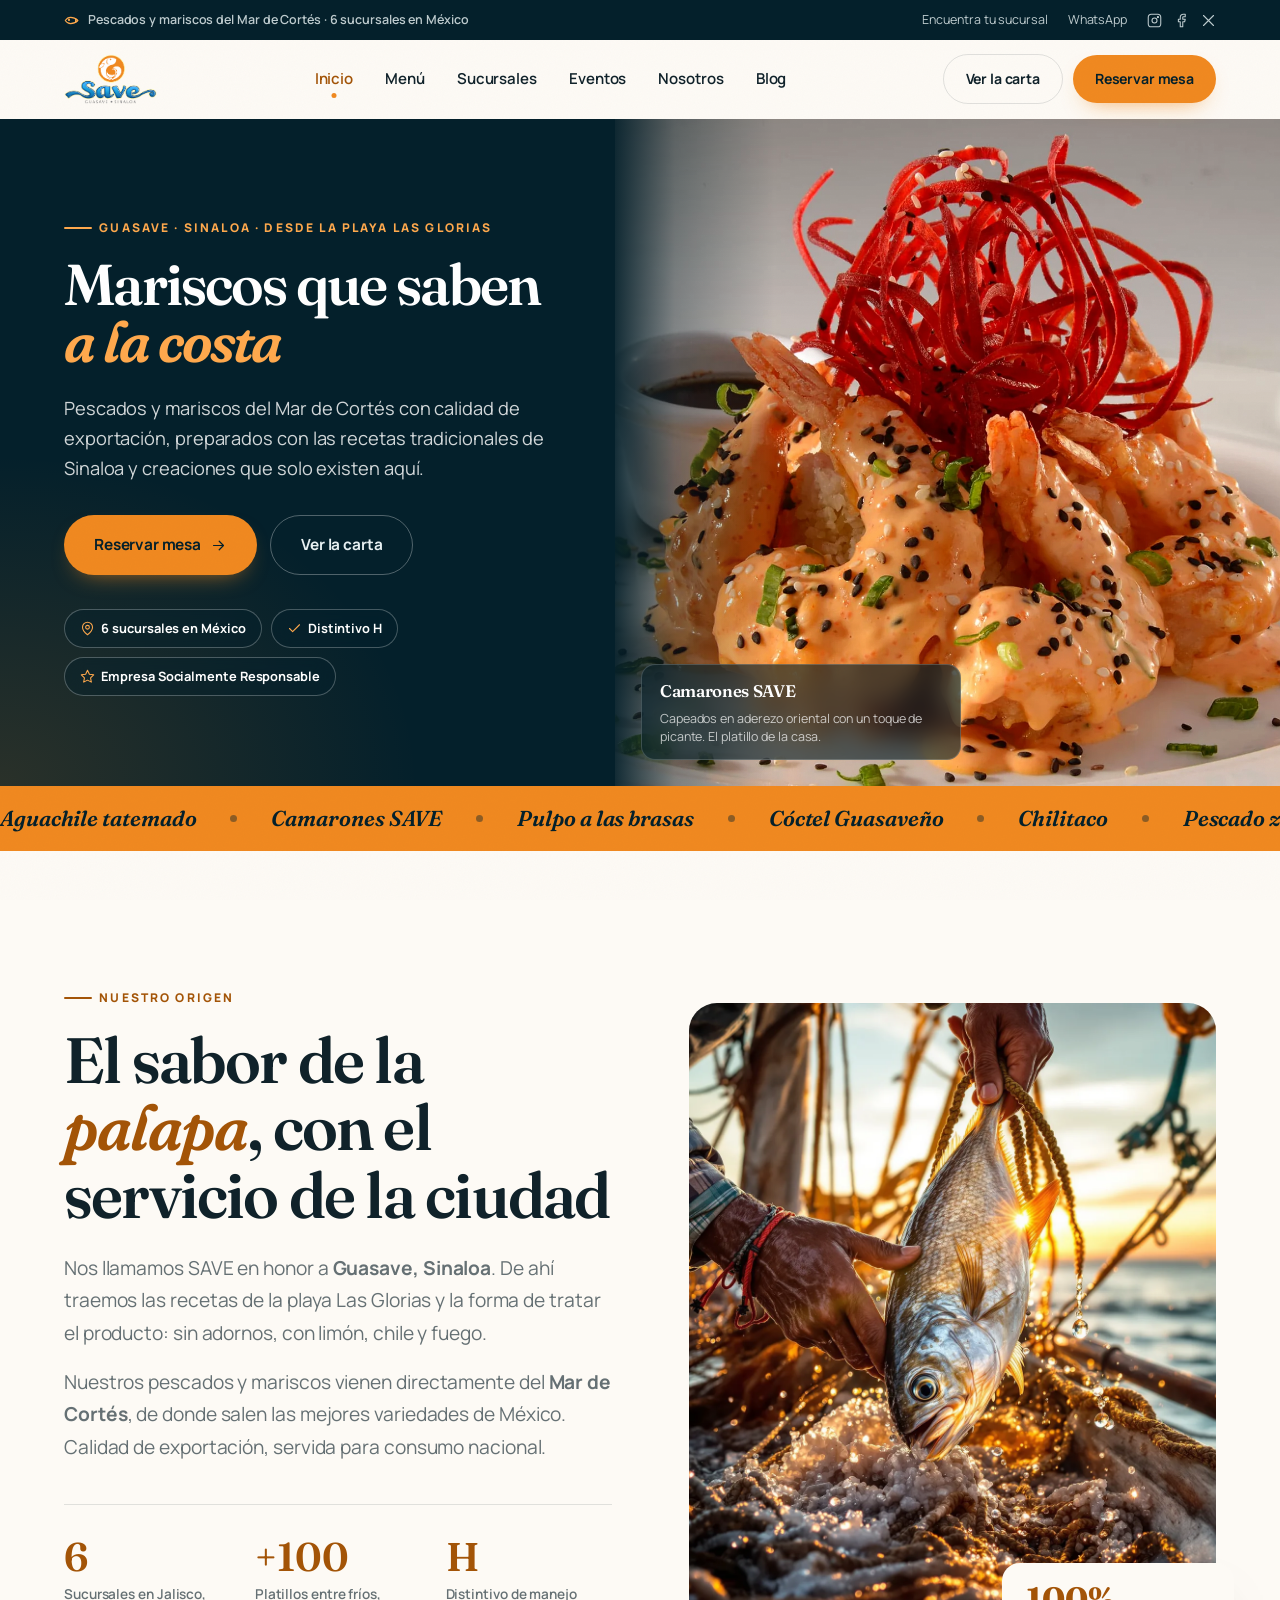
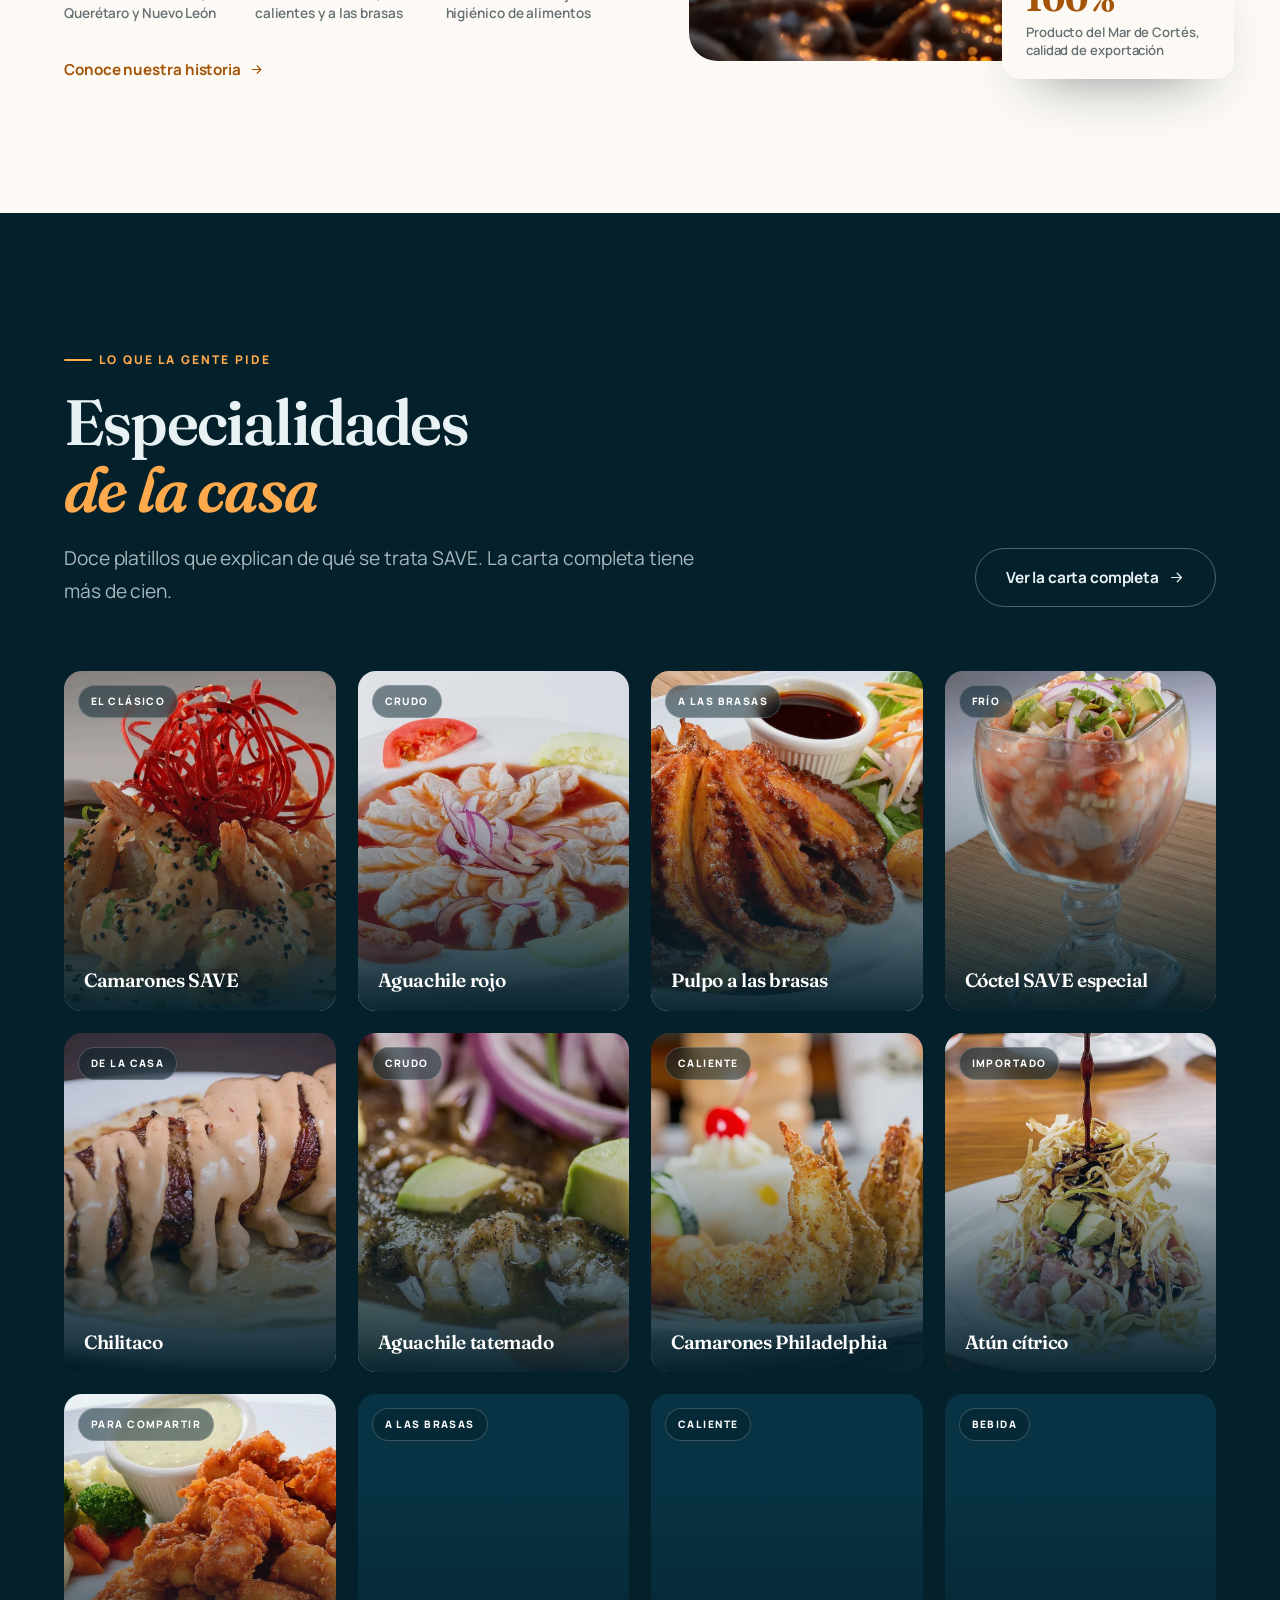
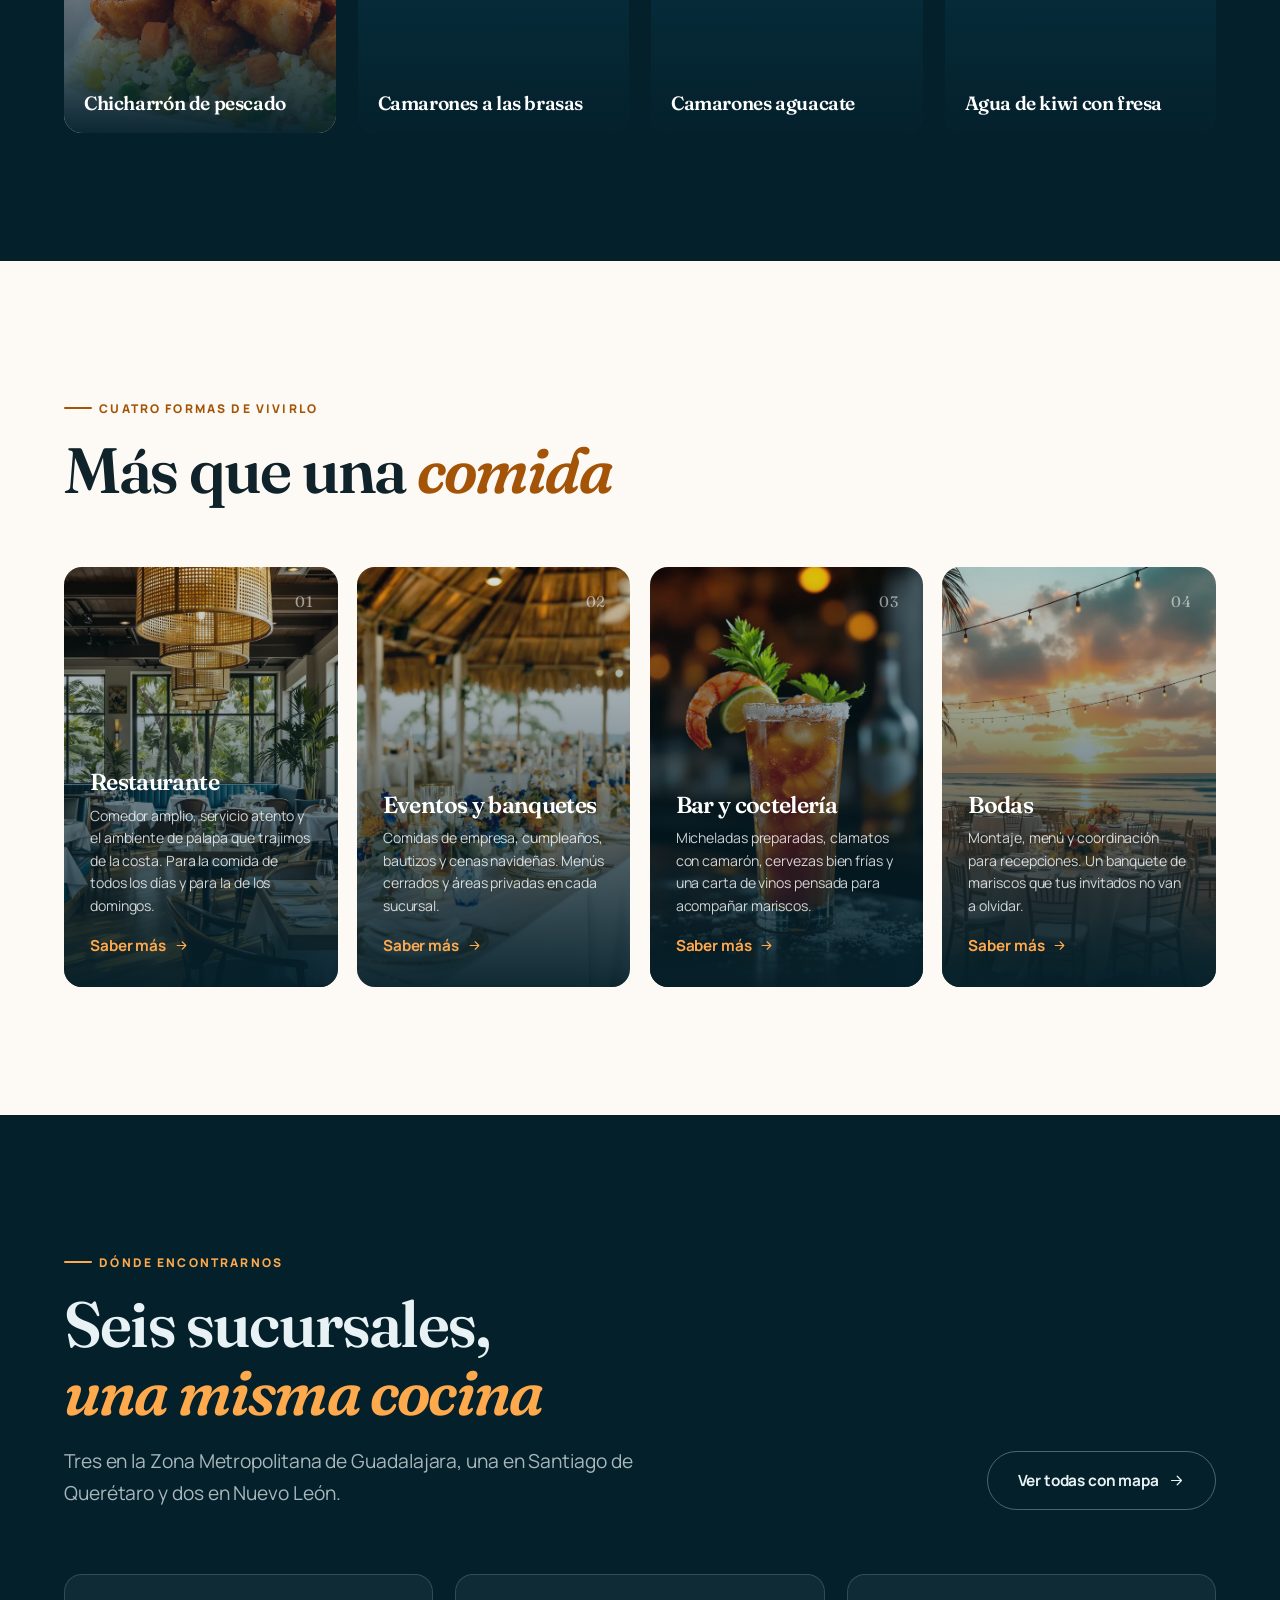
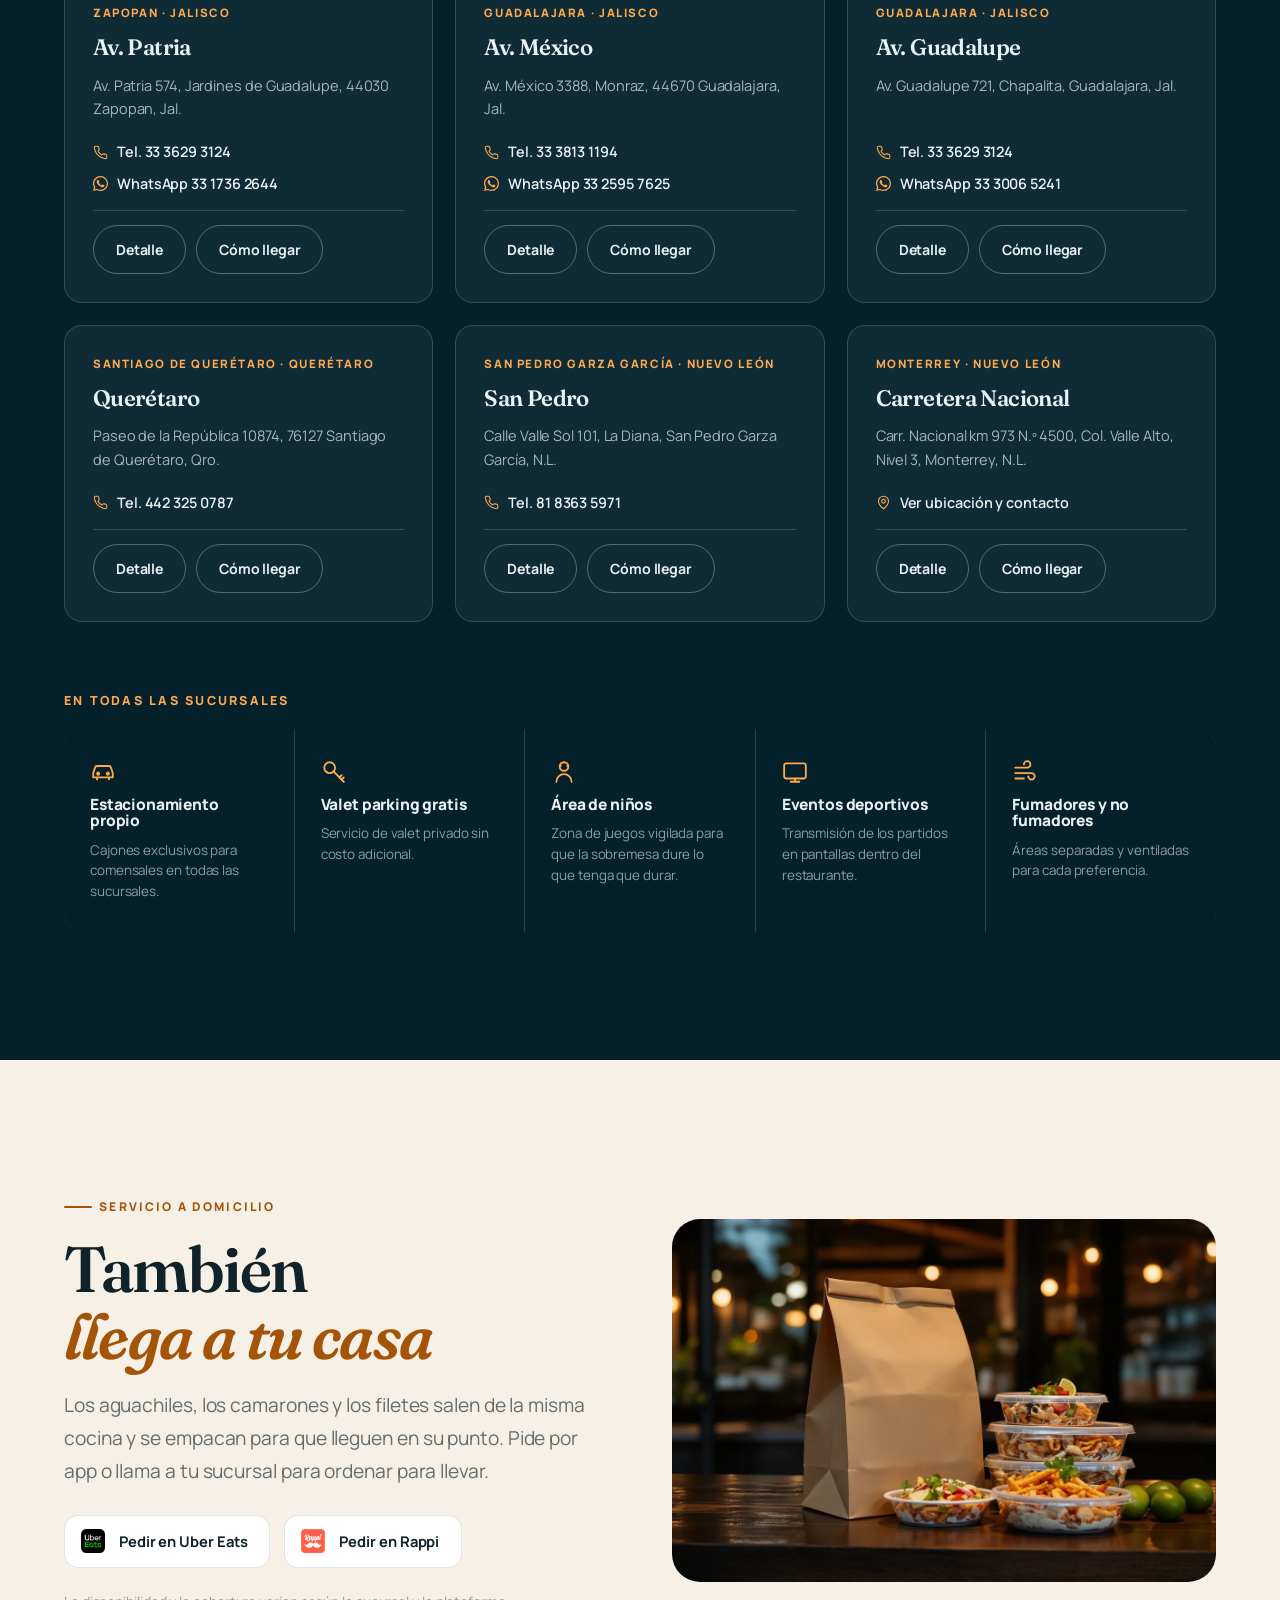
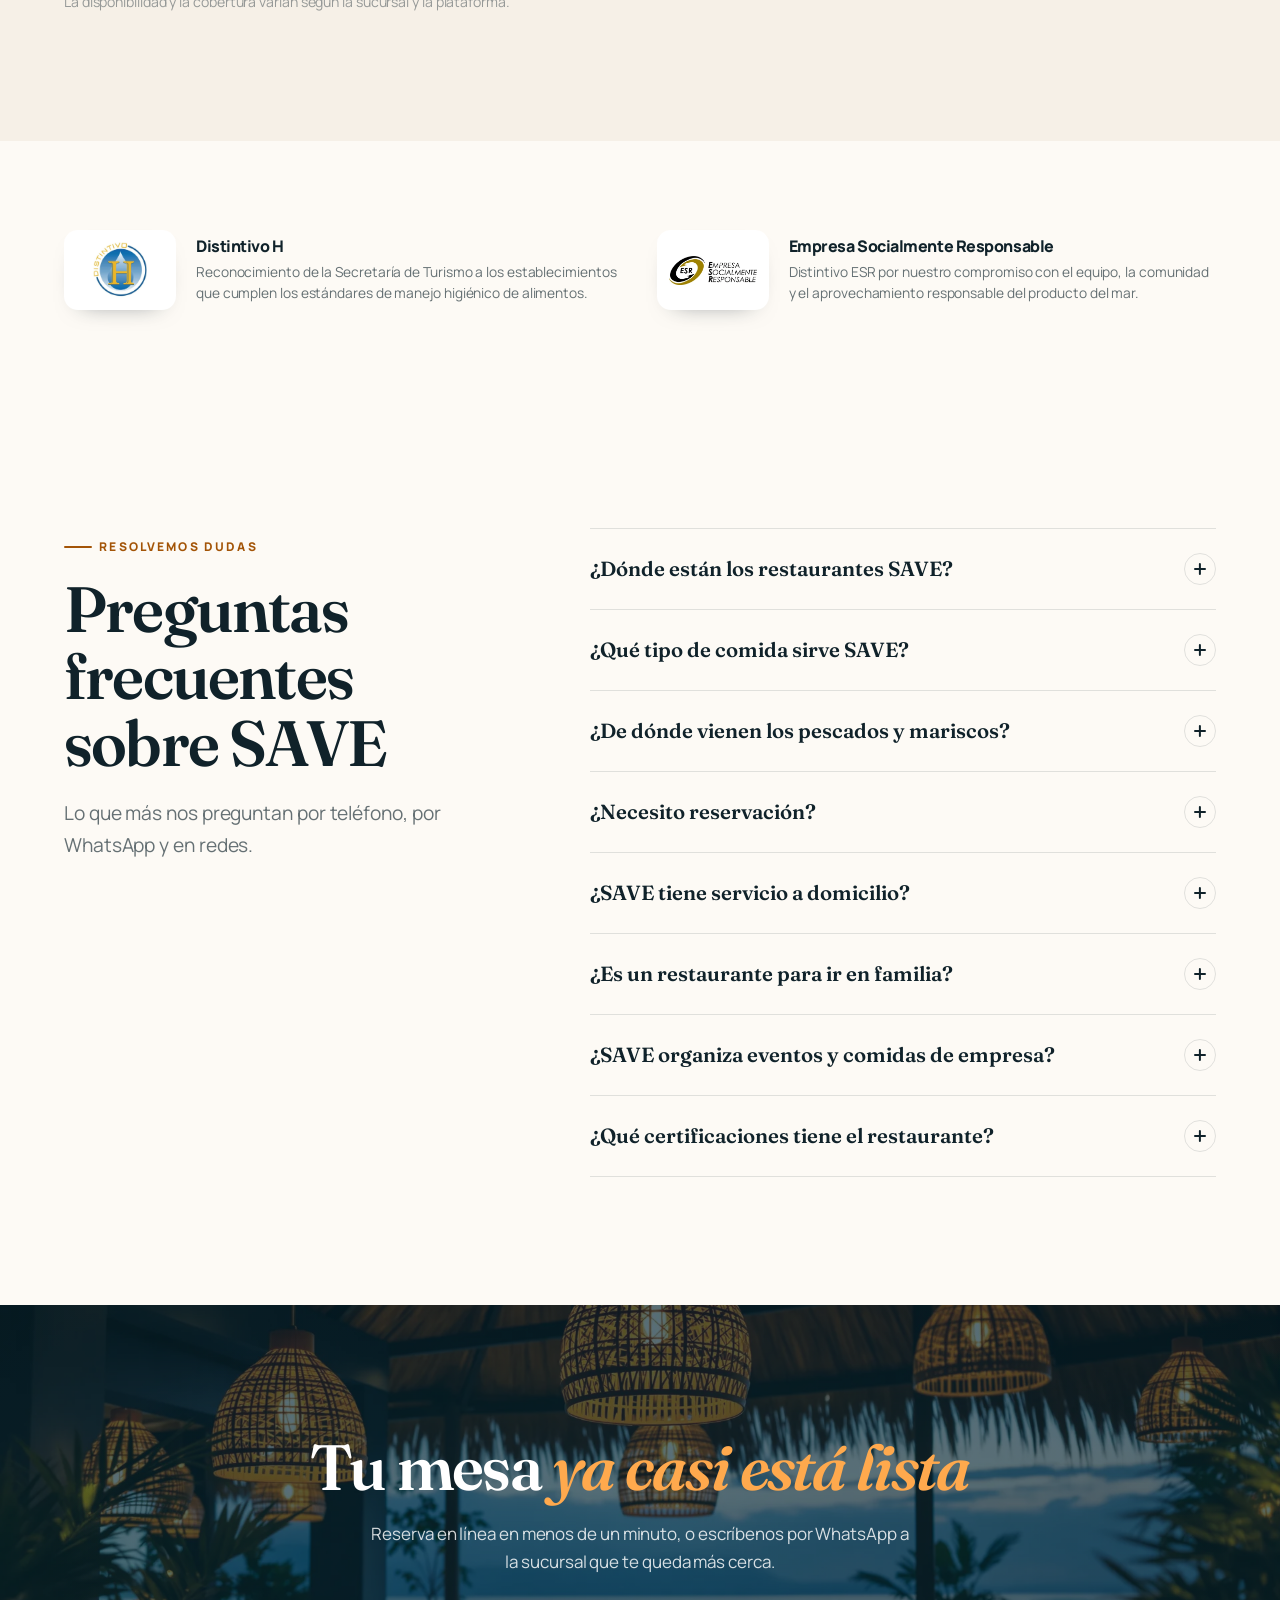
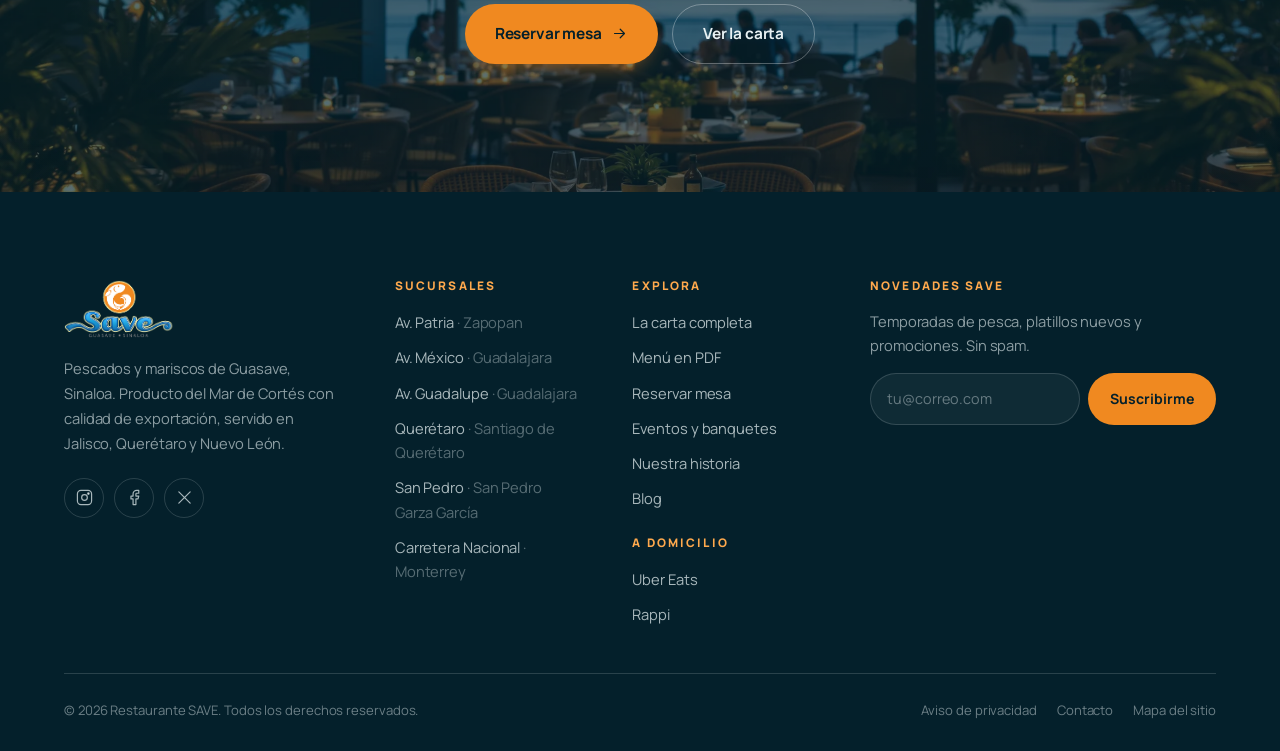
<file: index.html>
<!DOCTYPE html>
<html lang="es-MX">
<head>
  <meta charset="utf-8">
  <meta name="viewport" content="width=device-width,initial-scale=1">
  <title>Restaurante SAVE | Mariscos sinaloenses en GDL, Querétaro y Monterrey</title>
  <meta name="description" content="Pescados y mariscos del Mar de Cortés con recetas de Guasave, Sinaloa. Aguachiles, camarones y pescado zarandeado en 6 sucursales. Reserva tu mesa en línea.">
  <meta name="keywords" content="restaurante de mariscos, mariscos Guadalajara, aguachile, pescados y mariscos, restaurante sinaloense, mariscos Querétaro, mariscos Monterrey, SAVE">
  <link rel="canonical" href="https://wearedatalab.github.io/restaurante-save/">
  <meta name="robots" content="index,follow,max-image-preview:large,max-snippet:-1,max-video-preview:-1">
  <meta name="author" content="Restaurante SAVE">
  <meta name="geo.region" content="MX-JAL">
  <meta name="geo.placename" content="Guadalajara, Zapopan, Querétaro, Monterrey, San Pedro Garza García">
  <meta name="theme-color" content="#04202B">

  <meta property="og:type" content="website">
  <meta property="og:site_name" content="Restaurante SAVE">
  <meta property="og:locale" content="es_MX">
  <meta property="og:title" content="Restaurante SAVE | Mariscos sinaloenses en GDL, Querétaro y Monterrey">
  <meta property="og:description" content="Pescados y mariscos del Mar de Cortés con recetas de Guasave, Sinaloa. Aguachiles, camarones y pescado zarandeado en 6 sucursales. Reserva tu mesa en línea.">
  <meta property="og:url" content="https://wearedatalab.github.io/restaurante-save/">
  <meta property="og:image" content="https://wearedatalab.github.io/restaurante-save/img/og-save.jpg">
  <meta property="og:image:width" content="1200">
  <meta property="og:image:height" content="630">
  <meta property="og:image:alt" content="Mesa de pescados y mariscos de Restaurante SAVE">
  <meta name="twitter:card" content="summary_large_image">
  <meta name="twitter:site" content="@savedemar">
  <meta name="twitter:title" content="Restaurante SAVE | Mariscos sinaloenses en GDL, Querétaro y Monterrey">
  <meta name="twitter:description" content="Pescados y mariscos del Mar de Cortés con recetas de Guasave, Sinaloa. Aguachiles, camarones y pescado zarandeado en 6 sucursales. Reserva tu mesa en línea.">
  <meta name="twitter:image" content="https://wearedatalab.github.io/restaurante-save/img/og-save.jpg">

  <link rel="icon" href="img/favicon.svg" type="image/svg+xml">
  <link rel="apple-touch-icon" href="img/logoinicio.png">
  <link rel="manifest" href="site.webmanifest">

  <link rel="preconnect" href="https://fonts.googleapis.com">
  <link rel="preconnect" href="https://fonts.gstatic.com" crossorigin>
  <link rel="stylesheet" href="https://fonts.googleapis.com/css2?family=Fraunces:ital,opsz,wght@0,9..144,400..700;1,9..144,400..700&family=Manrope:wght@400;500;600;700;800&display=swap">
  <link rel="stylesheet" href="css/save.css">
  <link rel="preload" as="image" href="img/w/hero-plato.webp" fetchpriority="high">
  <script type="application/ld+json">{"@context":"https://schema.org","@graph":[{"@type":"Organization","@id":"https://wearedatalab.github.io/restaurante-save/#organizacion","name":"Restaurante SAVE","alternateName":"SAVE Restaurante","url":"https://wearedatalab.github.io/restaurante-save/","logo":{"@type":"ImageObject","url":"https://wearedatalab.github.io/restaurante-save/img/logoinicio.png","width":256,"height":130},"image":"https://wearedatalab.github.io/restaurante-save/img/og-save.jpg","description":"Restaurante de pescados y mariscos de estilo sinaloense, nombrado en honor a Guasave, Sinaloa. Producto del Mar de Cortés con calidad de exportación, en seis sucursales de Jalisco, Querétaro y Nuevo León.","sameAs":["https://www.facebook.com/saveresta","https://www.instagram.com/saverestaurant/","https://twitter.com/savedemar"],"areaServed":[{"@type":"State","name":"Jalisco"},{"@type":"State","name":"Querétaro"},{"@type":"State","name":"Nuevo León"}],"hasCredential":[{"@type":"EducationalOccupationalCredential","name":"Distintivo H","credentialCategory":"Certificación de manejo higiénico de alimentos (Secretaría de Turismo)"},{"@type":"EducationalOccupationalCredential","name":"Empresa Socialmente Responsable (ESR)"}]},{"@type":"WebSite","@id":"https://wearedatalab.github.io/restaurante-save/#sitio","url":"https://wearedatalab.github.io/restaurante-save/","name":"Restaurante SAVE","inLanguage":"es-MX","publisher":{"@id":"https://wearedatalab.github.io/restaurante-save/#organizacion"}},{"@type":"WebPage","@id":"https://wearedatalab.github.io/restaurante-save/#pagina","url":"https://wearedatalab.github.io/restaurante-save/","name":"Restaurante SAVE — Mariscos de Guasave, Sinaloa","isPartOf":{"@id":"https://wearedatalab.github.io/restaurante-save/#sitio"},"about":{"@id":"https://wearedatalab.github.io/restaurante-save/#organizacion"},"inLanguage":"es-MX"},{"@type":"Restaurant","@id":"https://wearedatalab.github.io/restaurante-save/sucursales.html#av-patria","name":"Restaurante SAVE Av. Patria","url":"https://wearedatalab.github.io/restaurante-save/sucursales.html#av-patria","image":"https://wearedatalab.github.io/restaurante-save/img/social/salon.jpg","servesCuisine":["Mariscos","Cocina sinaloense","Cocina mexicana"],"priceRange":"$$$","address":{"@type":"PostalAddress","streetAddress":"Av. Patria 574, Jardines de Guadalupe","addressLocality":"Zapopan","addressRegion":"Jalisco","postalCode":"44030","addressCountry":"MX"},"geo":{"@type":"GeoCoordinates","latitude":"20.6690","longitude":"-103.4059"},"hasMap":"https://goo.gl/maps/N9isY32A4s3GsAvD6","acceptsReservations":"https://www.covermanager.com/reservation/module_group/save-group/spanish","parentOrganization":{"@id":"https://wearedatalab.github.io/restaurante-save/#organizacion"},"telephone":"+523336293124","menu":"https://wearedatalab.github.io/restaurante-save/menu.html","hasMenu":{"@id":"https://wearedatalab.github.io/restaurante-save/menu.html#carta"},"amenityFeature":[{"@type":"LocationFeatureSpecification","name":"Estacionamiento propio","value":true},{"@type":"LocationFeatureSpecification","name":"Valet parking gratuito","value":true},{"@type":"LocationFeatureSpecification","name":"Área de niños","value":true},{"@type":"LocationFeatureSpecification","name":"Transmisión de eventos deportivos","value":true},{"@type":"LocationFeatureSpecification","name":"Área de fumadores","value":true}]},{"@type":"Restaurant","@id":"https://wearedatalab.github.io/restaurante-save/sucursales.html#av-mexico","name":"Restaurante SAVE Av. México","url":"https://wearedatalab.github.io/restaurante-save/sucursales.html#av-mexico","image":"https://wearedatalab.github.io/restaurante-save/img/social/salon.jpg","servesCuisine":["Mariscos","Cocina sinaloense","Cocina mexicana"],"priceRange":"$$$","address":{"@type":"PostalAddress","streetAddress":"Av. México 3388, Monraz","addressLocality":"Guadalajara","addressRegion":"Jalisco","postalCode":"44670","addressCountry":"MX"},"geo":{"@type":"GeoCoordinates","latitude":"20.7003","longitude":"-103.3923"},"hasMap":"https://goo.gl/maps/rPba4MKgwLKqvvm68","acceptsReservations":"https://www.covermanager.com/reservation/module_group/save-group/spanish","parentOrganization":{"@id":"https://wearedatalab.github.io/restaurante-save/#organizacion"},"telephone":"+523338131194","menu":"https://wearedatalab.github.io/restaurante-save/menu.html","hasMenu":{"@id":"https://wearedatalab.github.io/restaurante-save/menu.html#carta"},"amenityFeature":[{"@type":"LocationFeatureSpecification","name":"Estacionamiento propio","value":true},{"@type":"LocationFeatureSpecification","name":"Valet parking gratuito","value":true},{"@type":"LocationFeatureSpecification","name":"Área de niños","value":true},{"@type":"LocationFeatureSpecification","name":"Transmisión de eventos deportivos","value":true},{"@type":"LocationFeatureSpecification","name":"Área de fumadores","value":true}]},{"@type":"Restaurant","@id":"https://wearedatalab.github.io/restaurante-save/sucursales.html#av-guadalupe","name":"Restaurante SAVE Av. Guadalupe","url":"https://wearedatalab.github.io/restaurante-save/sucursales.html#av-guadalupe","image":"https://wearedatalab.github.io/restaurante-save/img/social/salon.jpg","servesCuisine":["Mariscos","Cocina sinaloense","Cocina mexicana"],"priceRange":"$$$","address":{"@type":"PostalAddress","streetAddress":"Av. Guadalupe 721, Chapalita","addressLocality":"Guadalajara","addressRegion":"Jalisco","postalCode":"45030","addressCountry":"MX"},"geo":{"@type":"GeoCoordinates","latitude":"20.6672","longitude":"-103.4009"},"hasMap":"https://goo.gl/maps/2ZLKDVBbvnP1jzgB6","acceptsReservations":"https://www.covermanager.com/reservation/module_group/save-group/spanish","parentOrganization":{"@id":"https://wearedatalab.github.io/restaurante-save/#organizacion"},"telephone":"+523336293124","menu":"https://wearedatalab.github.io/restaurante-save/menu.html","hasMenu":{"@id":"https://wearedatalab.github.io/restaurante-save/menu.html#carta"},"amenityFeature":[{"@type":"LocationFeatureSpecification","name":"Estacionamiento propio","value":true},{"@type":"LocationFeatureSpecification","name":"Valet parking gratuito","value":true},{"@type":"LocationFeatureSpecification","name":"Área de niños","value":true},{"@type":"LocationFeatureSpecification","name":"Transmisión de eventos deportivos","value":true},{"@type":"LocationFeatureSpecification","name":"Área de fumadores","value":true}]},{"@type":"Restaurant","@id":"https://wearedatalab.github.io/restaurante-save/sucursales.html#queretaro","name":"Restaurante SAVE Querétaro","url":"https://wearedatalab.github.io/restaurante-save/sucursales.html#queretaro","image":"https://wearedatalab.github.io/restaurante-save/img/social/salon.jpg","servesCuisine":["Mariscos","Cocina sinaloense","Cocina mexicana"],"priceRange":"$$$","address":{"@type":"PostalAddress","streetAddress":"Paseo de la República 10874","addressLocality":"Santiago de Querétaro","addressRegion":"Querétaro","postalCode":"76127","addressCountry":"MX"},"geo":{"@type":"GeoCoordinates","latitude":"20.6296","longitude":"-100.4059"},"hasMap":"https://goo.gl/maps/VBXj2CXnRjreW3hb9","acceptsReservations":"https://www.covermanager.com/reservation/module_group/save-group/spanish","parentOrganization":{"@id":"https://wearedatalab.github.io/restaurante-save/#organizacion"},"telephone":"+524423250787","menu":"https://wearedatalab.github.io/restaurante-save/menu.html","hasMenu":{"@id":"https://wearedatalab.github.io/restaurante-save/menu.html#carta"},"amenityFeature":[{"@type":"LocationFeatureSpecification","name":"Estacionamiento propio","value":true},{"@type":"LocationFeatureSpecification","name":"Valet parking gratuito","value":true},{"@type":"LocationFeatureSpecification","name":"Área de niños","value":true},{"@type":"LocationFeatureSpecification","name":"Transmisión de eventos deportivos","value":true},{"@type":"LocationFeatureSpecification","name":"Área de fumadores","value":true}]},{"@type":"Restaurant","@id":"https://wearedatalab.github.io/restaurante-save/sucursales.html#san-pedro","name":"Restaurante SAVE San Pedro","url":"https://wearedatalab.github.io/restaurante-save/sucursales.html#san-pedro","image":"https://wearedatalab.github.io/restaurante-save/img/social/salon.jpg","servesCuisine":["Mariscos","Cocina sinaloense","Cocina mexicana"],"priceRange":"$$$","address":{"@type":"PostalAddress","streetAddress":"Calle Valle Sol 101, La Diana","addressLocality":"San Pedro Garza García","addressRegion":"Nuevo León","postalCode":"66266","addressCountry":"MX"},"geo":{"@type":"GeoCoordinates","latitude":"25.6540","longitude":"-100.3580"},"hasMap":"https://goo.gl/maps/wApzQX82nJNasvdC6","acceptsReservations":"https://www.covermanager.com/reservation/module_group/save-group/spanish","parentOrganization":{"@id":"https://wearedatalab.github.io/restaurante-save/#organizacion"},"telephone":"+528183635971","menu":"https://wearedatalab.github.io/restaurante-save/menu.html","hasMenu":{"@id":"https://wearedatalab.github.io/restaurante-save/menu.html#carta"},"amenityFeature":[{"@type":"LocationFeatureSpecification","name":"Estacionamiento propio","value":true},{"@type":"LocationFeatureSpecification","name":"Valet parking gratuito","value":true},{"@type":"LocationFeatureSpecification","name":"Área de niños","value":true},{"@type":"LocationFeatureSpecification","name":"Transmisión de eventos deportivos","value":true},{"@type":"LocationFeatureSpecification","name":"Área de fumadores","value":true}]},{"@type":"Restaurant","@id":"https://wearedatalab.github.io/restaurante-save/sucursales.html#carretera-nacional","name":"Restaurante SAVE Carretera Nacional","url":"https://wearedatalab.github.io/restaurante-save/sucursales.html#carretera-nacional","image":"https://wearedatalab.github.io/restaurante-save/img/social/salon.jpg","servesCuisine":["Mariscos","Cocina sinaloense","Cocina mexicana"],"priceRange":"$$$","address":{"@type":"PostalAddress","streetAddress":"Carr. Nacional km 973 N.º 4500, Col. Valle Alto, Nivel 3","addressLocality":"Monterrey","addressRegion":"Nuevo León","postalCode":"64988","addressCountry":"MX"},"geo":{"@type":"GeoCoordinates","latitude":"25.5556","longitude":"-100.2545"},"hasMap":"https://maps.app.goo.gl/W44DLbDmJpAECDQM6","acceptsReservations":"https://www.covermanager.com/reservation/module_group/save-group/spanish","parentOrganization":{"@id":"https://wearedatalab.github.io/restaurante-save/#organizacion"},"menu":"https://wearedatalab.github.io/restaurante-save/menu.html","hasMenu":{"@id":"https://wearedatalab.github.io/restaurante-save/menu.html#carta"},"amenityFeature":[{"@type":"LocationFeatureSpecification","name":"Estacionamiento propio","value":true},{"@type":"LocationFeatureSpecification","name":"Valet parking gratuito","value":true},{"@type":"LocationFeatureSpecification","name":"Área de niños","value":true},{"@type":"LocationFeatureSpecification","name":"Transmisión de eventos deportivos","value":true},{"@type":"LocationFeatureSpecification","name":"Área de fumadores","value":true}]},{"@type":"FAQPage","mainEntity":[{"@type":"Question","name":"¿Dónde están los restaurantes SAVE?","acceptedAnswer":{"@type":"Answer","text":"SAVE tiene seis sucursales en México: tres en la Zona Metropolitana de Guadalajara (Av. Patria en Zapopan, Av. México en Monraz y Av. Guadalupe en Chapalita), una en Santiago de Querétaro sobre Paseo de la República, y dos en Nuevo León (San Pedro Garza García y Carretera Nacional en Monterrey)."}},{"@type":"Question","name":"¿Qué tipo de comida sirve SAVE?","acceptedAnswer":{"@type":"Answer","text":"SAVE es un restaurante de pescados y mariscos de estilo sinaloense. La carta combina recetas tradicionales de la playa Las Glorias, en Guasave, con creaciones propias: aguachiles, cócteles, tostadas, tacos de mariscos, camarones en quince preparaciones, pescados zarandeados a las brasas y cortes finos."}},{"@type":"Question","name":"¿De dónde vienen los pescados y mariscos?","acceptedAnswer":{"@type":"Answer","text":"Llegan directamente del Mar de Cortés, la zona de donde proceden las mejores variedades de México. Es producto con calidad de exportación que se destina al consumo nacional."}},{"@type":"Question","name":"¿Necesito reservación?","acceptedAnswer":{"@type":"Answer","text":"No es obligatoria, pero sí recomendable en fines de semana y días festivos. Puedes reservar en línea las 24 horas desde este sitio o llamar directamente a la sucursal que prefieras."}},{"@type":"Question","name":"¿SAVE tiene servicio a domicilio?","acceptedAnswer":{"@type":"Answer","text":"Sí. Puedes pedir a domicilio a través de Uber Eats y Rappi en las ciudades donde operamos, o llamar a tu sucursal para ordenar para llevar."}},{"@type":"Question","name":"¿Es un restaurante para ir en familia?","acceptedAnswer":{"@type":"Answer","text":"Sí. Todas las sucursales cuentan con área de niños, estacionamiento propio, valet parking gratuito, áreas de fumadores y no fumadores, y transmisión de eventos deportivos."}},{"@type":"Question","name":"¿SAVE organiza eventos y comidas de empresa?","acceptedAnswer":{"@type":"Answer","text":"Sí. Atendemos comidas de empresa, celebraciones familiares, cenas navideñas, bodas y banquetes. Escríbenos por WhatsApp a la sucursal de tu elección para armar un menú y cotizar el espacio."}},{"@type":"Question","name":"¿Qué certificaciones tiene el restaurante?","acceptedAnswer":{"@type":"Answer","text":"SAVE cuenta con el Distintivo H, el reconocimiento de la Secretaría de Turismo a los establecimientos que cumplen los estándares de manejo higiénico de alimentos, y con el distintivo ESR de Empresa Socialmente Responsable."}}]}]}</script>
</head>
<body>
<a class="saltar" href="#principal">Saltar al contenido</a>
<div class="grano" aria-hidden="true"></div>

<div class="topbar">
  <div class="contenedor topbar__in">
    <p class="topbar__left"><svg width="15" height="15" viewBox="0 0 24 24" fill="none" stroke="currentColor" stroke-width="1.7" stroke-linecap="round" stroke-linejoin="round" aria-hidden="true"><path d="M2 12s3.5-5 8.5-5S19 9 22 12c-3 3-6.5 5-11.5 5S2 12 2 12z"/><circle cx="8" cy="11" r=".8" fill="currentColor"/><path d="M22 12l-3.5-3v6L22 12z"/></svg> <span>Pescados y mariscos del Mar de Cortés<span class="op"> · 6 sucursales en México</span></span></p>
    <div class="topbar__right">
      <a href="sucursales.html">Encuentra tu sucursal</a>
      <a href="https://wa.me/5213317362644?text=Hola,%20quisiera%20información%20sobre%20Restaurante%20SAVE." target="_blank" rel="noopener">WhatsApp</a>
      <div class="topbar__redes">
        <a href="https://www.instagram.com/saverestaurant/" target="_blank" rel="noopener" aria-label="Instagram de Restaurante SAVE"><svg width="15" height="15" viewBox="0 0 24 24" fill="none" stroke="currentColor" stroke-width="1.7" stroke-linecap="round" stroke-linejoin="round" aria-hidden="true"><rect x="2" y="2" width="20" height="20" rx="5"/><circle cx="12" cy="12" r="4"/><circle cx="17.5" cy="6.5" r="1" fill="currentColor"/></svg></a>
        <a href="https://www.facebook.com/saveresta" target="_blank" rel="noopener" aria-label="Facebook de Restaurante SAVE"><svg width="15" height="15" viewBox="0 0 24 24" fill="none" stroke="currentColor" stroke-width="1.7" stroke-linecap="round" stroke-linejoin="round" aria-hidden="true"><path d="M18 2h-3a5 5 0 0 0-5 5v3H7v4h3v8h4v-8h3l1-4h-4V7a1 1 0 0 1 1-1h3z"/></svg></a>
        <a href="https://twitter.com/savedemar" target="_blank" rel="noopener" aria-label="X (Twitter) de Restaurante SAVE"><svg width="15" height="15" viewBox="0 0 24 24" fill="none" stroke="currentColor" stroke-width="1.7" stroke-linecap="round" stroke-linejoin="round" aria-hidden="true"><path d="M4 4l16 16M20 4L4 20"/></svg></a>
      </div>
    </div>
  </div>
</div>

<header class="header">
  <div class="contenedor header__in">
    <a class="marca" href="index.html" aria-label="Restaurante SAVE, inicio">
      <img src="img/logoinicio.png" alt="Restaurante SAVE — Guasave, Sinaloa" width="256" height="130">
    </a>
    <nav class="nav" aria-label="Navegación principal"><a href="index.html" aria-current="page">Inicio</a><a href="menu.html">Menú</a><a href="sucursales.html">Sucursales</a><a href="eventos.html">Eventos</a><a href="nosotros.html">Nosotros</a><a href="blog.html">Blog</a></nav>
    <div class="header__cta">
      <a class="btn btn--linea btn--sm" href="menu.html">Ver la carta</a>
      <a class="btn btn--sm" href="reservar.html">Reservar mesa</a>
      <button class="hamb" type="button" aria-expanded="false" aria-controls="menu-movil" aria-label="Abrir menú">
        <span></span>
      </button>
    </div>
  </div>
</header>

<div class="menu-movil" id="menu-movil">
  <a class="mm" href="index.html" aria-current="page">Inicio<em>01</em></a><a class="mm" href="menu.html">Menú<em>02</em></a><a class="mm" href="sucursales.html">Sucursales<em>03</em></a><a class="mm" href="eventos.html">Eventos<em>04</em></a><a class="mm" href="nosotros.html">Nosotros<em>05</em></a><a class="mm" href="blog.html">Blog<em>06</em></a>
  <div class="menu-movil__pie">
    <a class="btn btn--full" href="reservar.html">Reservar mesa</a>
    <a class="btn btn--linea-claro btn--full" href="https://wa.me/5213317362644?text=Hola,%20quisiera%20información%20sobre%20Restaurante%20SAVE." target="_blank" rel="noopener">Escribir por WhatsApp</a>
  </div>
</div>
<main id="principal">

<!-- ================= HERO ================= -->
<section class="hero">
  <div class="hero__panel">
    <div class="hero__panel-in">
      <p class="eyebrow">Guasave · Sinaloa · desde la playa Las Glorias</p>
      <h1>Mariscos que saben<br><em>a la costa</em></h1>
      <p class="hero__sub">Pescados y mariscos del Mar de Cortés con calidad de exportación, preparados con las recetas tradicionales de Sinaloa y creaciones que solo existen aquí.</p>
      <div class="hero__acciones">
        <a class="btn" href="reservar.html">Reservar mesa <svg width="17" height="17" viewBox="0 0 24 24" fill="none" stroke="currentColor" stroke-width="1.7" stroke-linecap="round" stroke-linejoin="round" aria-hidden="true"><path d="M5 12h14M13 6l6 6-6 6"/></svg></a>
        <a class="btn btn--linea-claro" href="menu.html">Ver la carta</a>
      </div>
      <div class="hero__sellos">
        <span class="chip chip--claro"><svg width="15" height="15" viewBox="0 0 24 24" fill="none" stroke="currentColor" stroke-width="1.7" stroke-linecap="round" stroke-linejoin="round" aria-hidden="true"><path d="M20 10c0 6-8 12-8 12s-8-6-8-12a8 8 0 0 1 16 0z"/><circle cx="12" cy="10" r="3"/></svg> 6 sucursales en México</span>
        <span class="chip chip--claro"><svg width="15" height="15" viewBox="0 0 24 24" fill="none" stroke="currentColor" stroke-width="1.7" stroke-linecap="round" stroke-linejoin="round" aria-hidden="true"><path d="M20 6L9 17l-5-5"/></svg> Distintivo H</span>
        <span class="chip chip--claro"><svg width="15" height="15" viewBox="0 0 24 24" fill="none" stroke="currentColor" stroke-width="1.7" stroke-linecap="round" stroke-linejoin="round" aria-hidden="true"><path d="M12 2l3 6.3 6.9 1-5 4.9 1.2 6.8L12 17.8 5.9 21l1.2-6.8-5-4.9 6.9-1z"/></svg> Empresa Socialmente Responsable</span>
      </div>
    </div>
  </div>
  <figure class="hero__foto">
    <img src="img/w/hero-plato.webp" alt="Camarones SAVE: camarones capeados bañados en aderezo oriental con ajonjolí, cebollín y crujiente de betabel" width="1800" height="1201" fetchpriority="high" decoding="async">
    <figcaption class="hero__pie">
      <strong>Camarones SAVE</strong>
      <span>Capeados en aderezo oriental con un toque de picante. El platillo de la casa.</span>
    </figcaption>
  </figure>
</section>

<div class="marquesina" aria-hidden="true">
  <div class="marquesina__pista">
    <div class="marquesina__grupo"><span>Aguachile tatemado</span><i></i><span>Camarones SAVE</span><i></i><span>Pulpo a las brasas</span><i></i><span>Cóctel Guasaveño</span><i></i><span>Chilitaco</span><i></i><span>Pescado zarandeado</span><i></i><span>Callo de hacha</span><i></i><span>Camarones Philadelphia</span><i></i><span>Tostada de atún</span><i></i></div>
    <div class="marquesina__grupo"><span>Aguachile tatemado</span><i></i><span>Camarones SAVE</span><i></i><span>Pulpo a las brasas</span><i></i><span>Cóctel Guasaveño</span><i></i><span>Chilitaco</span><i></i><span>Pescado zarandeado</span><i></i><span>Callo de hacha</span><i></i><span>Camarones Philadelphia</span><i></i><span>Tostada de atún</span><i></i></div>
  </div>
</div>

<!-- ================= ORIGEN ================= -->
<section class="seccion" id="origen">
  <div class="contenedor split">
    <div class="rv">
      <p class="eyebrow">Nuestro origen</p>
      <h2 class="titulo">El sabor de la <em>palapa</em>, con el servicio de la ciudad</h2>
      <p class="bajada" style="margin-top:24px">Nos llamamos SAVE en honor a <strong>Guasave, Sinaloa</strong>. De ahí traemos las recetas de la playa Las Glorias y la forma de tratar el producto: sin adornos, con limón, chile y fuego.</p>
      <p class="bajada" style="margin-top:16px">Nuestros pescados y mariscos vienen directamente del <strong>Mar de Cortés</strong>, de donde salen las mejores variedades de México. Calidad de exportación, servida para consumo nacional.</p>
      <dl class="datos">
        <div><dt>6</dt><dd>Sucursales en Jalisco, Querétaro y Nuevo León</dd></div>
        <div><dt>+100</dt><dd>Platillos entre fríos, calientes y a las brasas</dd></div>
        <div><dt>H</dt><dd>Distintivo de manejo higiénico de alimentos</dd></div>
      </dl>
      <p style="margin-top:32px"><a class="enlace" href="nosotros.html">Conoce nuestra historia <svg width="15" height="15" viewBox="0 0 24 24" fill="none" stroke="currentColor" stroke-width="1.7" stroke-linecap="round" stroke-linejoin="round" aria-hidden="true"><path d="M5 12h14M13 6l6 6-6 6"/></svg></a></p>
    </div>
    <div class="split__media rv rv-d1">
      <img src="img/w/pescador.webp" alt="Pescador sostiene un pescado recién capturado en el Mar de Cortés" width="1100" height="1366" loading="lazy">
      <div class="split__badge"><strong>100%</strong><span>Producto del Mar de Cortés, calidad de exportación</span></div>
    </div>
  </div>
</section>

<!-- ================= PLATILLOS ================= -->
<section class="seccion seccion--osc" id="especialidades">
  <div class="contenedor">
    <div class="cab">
      <div class="cab__txt rv">
        <p class="eyebrow">Lo que la gente pide</p>
        <h2 class="titulo">Especialidades <em>de la casa</em></h2>
        <p class="bajada" style="margin-top:20px">Doce platillos que explican de qué se trata SAVE. La carta completa tiene más de cien.</p>
      </div>
      <a class="btn btn--linea-claro rv rv-d1" href="menu.html">Ver la carta completa <svg width="17" height="17" viewBox="0 0 24 24" fill="none" stroke="currentColor" stroke-width="1.7" stroke-linecap="round" stroke-linejoin="round" aria-hidden="true"><path d="M5 12h14M13 6l6 6-6 6"/></svg></a>
    </div>
    <div class="platillos"><article class="platillo rv">
        <span class="platillo__tag">El clásico</span>
        <img src="img/w/p-camarones-save-1.webp" alt="Camarones SAVE — Restaurante SAVE" width="900" height="1125" loading="eager" decoding="async">
        <div class="platillo__txt"><h3>Camarones SAVE</h3><p>Capeados en aderezo oriental con un toque de picante.</p></div>
      </article><article class="platillo rv rv-d2">
        <span class="platillo__tag">Crudo</span>
        <img src="img/w/p-aguachile-rojo-1.webp" alt="Aguachile rojo — Restaurante SAVE" width="900" height="1125" loading="eager" decoding="async">
        <div class="platillo__txt"><h3>Aguachile rojo</h3><p>Camarón curtido al momento en limón, chile y pepino.</p></div>
      </article><article class="platillo rv rv-d3">
        <span class="platillo__tag">A las brasas</span>
        <img src="img/w/p-pulpo-brasas-1.webp" alt="Pulpo a las brasas — Restaurante SAVE" width="900" height="1125" loading="lazy" decoding="async">
        <div class="platillo__txt"><h3>Pulpo a las brasas</h3><p>240 g de pulpo sellado al carbón, suave por dentro.</p></div>
      </article><article class="platillo rv rv-d4">
        <span class="platillo__tag">Frío</span>
        <img src="img/w/p-coctel-grande-1.webp" alt="Cóctel SAVE especial — Restaurante SAVE" width="900" height="1125" loading="lazy" decoding="async">
        <div class="platillo__txt"><h3>Cóctel SAVE especial</h3><p>Callo de hacha, camarón, pulpo, caracol y callo de almeja.</p></div>
      </article><article class="platillo rv">
        <span class="platillo__tag">De la casa</span>
        <img src="img/w/p-chilitaco-1.webp" alt="Chilitaco — Restaurante SAVE" width="900" height="1125" loading="lazy" decoding="async">
        <div class="platillo__txt"><h3>Chilitaco</h3><p>Tortilla de harina con camarón o marlín, queso y tocino.</p></div>
      </article><article class="platillo rv rv-d2">
        <span class="platillo__tag">Crudo</span>
        <img src="img/w/p-aguachile-tatemado-close-1.webp" alt="Aguachile tatemado — Restaurante SAVE" width="900" height="1125" loading="lazy" decoding="async">
        <div class="platillo__txt"><h3>Aguachile tatemado</h3><p>Chiles tatemados al comal para un ahumado profundo.</p></div>
      </article><article class="platillo rv rv-d3">
        <span class="platillo__tag">Caliente</span>
        <img src="img/w/p-camarones-philadelphia-1.webp" alt="Camarones Philadelphia — Restaurante SAVE" width="900" height="1125" loading="lazy" decoding="async">
        <div class="platillo__txt"><h3>Camarones Philadelphia</h3><p>Rellenos de queso, empanizados con coco y ajonjolí.</p></div>
      </article><article class="platillo rv rv-d4">
        <span class="platillo__tag">Importado</span>
        <img src="img/w/p-atun-citrico2-1.webp" alt="Atún cítrico — Restaurante SAVE" width="900" height="1125" loading="lazy" decoding="async">
        <div class="platillo__txt"><h3>Atún cítrico</h3><p>Atún fresco importado en salsa cremosa de cítricos.</p></div>
      </article><article class="platillo rv">
        <span class="platillo__tag">Para compartir</span>
        <img src="img/w/p-chicharron-de-pescado-1.webp" alt="Chicharrón de pescado — Restaurante SAVE" width="900" height="1125" loading="lazy" decoding="async">
        <div class="platillo__txt"><h3>Chicharrón de pescado</h3><p>Trozos de pescado crujientes recién salidos del aceite.</p></div>
      </article><article class="platillo rv rv-d2">
        <span class="platillo__tag">A las brasas</span>
        <img src="img/w/p-camarones-a-las-brasas-1.webp" alt="Camarones a las brasas — Restaurante SAVE" width="900" height="1125" loading="lazy" decoding="async">
        <div class="platillo__txt"><h3>Camarones a las brasas</h3><p>Con cabeza, 260 g la orden, directo de la parrilla.</p></div>
      </article><article class="platillo rv rv-d3">
        <span class="platillo__tag">Caliente</span>
        <img src="img/w/p-camarones-aguacate-1-1.webp" alt="Camarones aguacate — Restaurante SAVE" width="900" height="1125" loading="lazy" decoding="async">
        <div class="platillo__txt"><h3>Camarones aguacate</h3><p>Sobre guacamole, bañados en salsa de vino blanco y ajo.</p></div>
      </article><article class="platillo rv rv-d4">
        <span class="platillo__tag">Bebida</span>
        <img src="img/w/p-agua-kiwi-fresa-1.webp" alt="Agua de kiwi con fresa — Restaurante SAVE" width="900" height="1125" loading="lazy" decoding="async">
        <div class="platillo__txt"><h3>Agua de kiwi con fresa</h3><p>Aguas frescas preparadas al momento, sin concentrados.</p></div>
      </article></div>
  </div>
</section>

<!-- ================= EXPERIENCIAS ================= -->
<section class="seccion" id="experiencias">
  <div class="contenedor">
    <div class="cab">
      <div class="cab__txt rv">
        <p class="eyebrow">Cuatro formas de vivirlo</p>
        <h2 class="titulo">Más que una <em>comida</em></h2>
      </div>
    </div>
    <div class="exp"><article class="exp__item rv rv-d1">
      <img src="img/w/salon.webp" alt="Restaurante en Restaurante SAVE" width="1400" height="933" loading="lazy" decoding="async">
      <span class="exp__num">01</span>
      <h3>Restaurante</h3>
      <p>Comedor amplio, servicio atento y el ambiente de palapa que trajimos de la costa. Para la comida de todos los días y para la de los domingos.</p>
      <a class="enlace" href="sucursales.html">Saber más <svg width="15" height="15" viewBox="0 0 24 24" fill="none" stroke="currentColor" stroke-width="1.7" stroke-linecap="round" stroke-linejoin="round" aria-hidden="true"><path d="M5 12h14M13 6l6 6-6 6"/></svg></a>
    </article><article class="exp__item rv rv-d2">
      <img src="img/w/eventos.webp" alt="Eventos y banquetes en Restaurante SAVE" width="1400" height="933" loading="lazy" decoding="async">
      <span class="exp__num">02</span>
      <h3>Eventos y banquetes</h3>
      <p>Comidas de empresa, cumpleaños, bautizos y cenas navideñas. Menús cerrados y áreas privadas en cada sucursal.</p>
      <a class="enlace" href="eventos.html">Saber más <svg width="15" height="15" viewBox="0 0 24 24" fill="none" stroke="currentColor" stroke-width="1.7" stroke-linecap="round" stroke-linejoin="round" aria-hidden="true"><path d="M5 12h14M13 6l6 6-6 6"/></svg></a>
    </article><article class="exp__item rv rv-d3">
      <img src="img/w/bar-coctel.webp" alt="Bar y coctelería en Restaurante SAVE" width="1400" height="933" loading="lazy" decoding="async">
      <span class="exp__num">03</span>
      <h3>Bar y coctelería</h3>
      <p>Micheladas preparadas, clamatos con camarón, cervezas bien frías y una carta de vinos pensada para acompañar mariscos.</p>
      <a class="enlace" href="eventos.html#bar">Saber más <svg width="15" height="15" viewBox="0 0 24 24" fill="none" stroke="currentColor" stroke-width="1.7" stroke-linecap="round" stroke-linejoin="round" aria-hidden="true"><path d="M5 12h14M13 6l6 6-6 6"/></svg></a>
    </article><article class="exp__item rv rv-d4">
      <img src="img/w/bodas.webp" alt="Bodas en Restaurante SAVE" width="1400" height="933" loading="lazy" decoding="async">
      <span class="exp__num">04</span>
      <h3>Bodas</h3>
      <p>Montaje, menú y coordinación para recepciones. Un banquete de mariscos que tus invitados no van a olvidar.</p>
      <a class="enlace" href="eventos.html#bodas">Saber más <svg width="15" height="15" viewBox="0 0 24 24" fill="none" stroke="currentColor" stroke-width="1.7" stroke-linecap="round" stroke-linejoin="round" aria-hidden="true"><path d="M5 12h14M13 6l6 6-6 6"/></svg></a>
    </article></div>
  </div>
</section>

<!-- ================= SUCURSALES ================= -->
<section class="seccion seccion--osc" id="sucursales">
  <div class="contenedor">
    <div class="cab">
      <div class="cab__txt rv">
        <p class="eyebrow">Dónde encontrarnos</p>
        <h2 class="titulo">Seis sucursales, <em>una misma cocina</em></h2>
        <p class="bajada" style="margin-top:20px">Tres en la Zona Metropolitana de Guadalajara, una en Santiago de Querétaro y dos en Nuevo León.</p>
      </div>
      <a class="btn btn--linea-claro rv rv-d1" href="sucursales.html">Ver todas con mapa <svg width="17" height="17" viewBox="0 0 24 24" fill="none" stroke="currentColor" stroke-width="1.7" stroke-linecap="round" stroke-linejoin="round" aria-hidden="true"><path d="M5 12h14M13 6l6 6-6 6"/></svg></a>
    </div>
    <div class="sucursales"><article class="sucursal rv" id="card-av-patria">
        <p class="sucursal__ciudad">Zapopan · Jalisco</p>
        <h3>Av. Patria</h3>
        <address>Av. Patria 574, Jardines de Guadalupe, 44030 Zapopan, Jal.</address>
        <div class="sucursal__tels"><a href="tel:+523336293124"><svg width="15" height="15" viewBox="0 0 24 24" fill="none" stroke="currentColor" stroke-width="1.7" stroke-linecap="round" stroke-linejoin="round" aria-hidden="true"><path d="M22 16.9v3a2 2 0 0 1-2.2 2 19.8 19.8 0 0 1-8.6-3.1 19.5 19.5 0 0 1-6-6A19.8 19.8 0 0 1 2.1 4.2 2 2 0 0 1 4.1 2h3a2 2 0 0 1 2 1.7c.1 1 .4 1.9.7 2.8a2 2 0 0 1-.5 2.1L8.1 9.9a16 16 0 0 0 6 6l1.3-1.2a2 2 0 0 1 2.1-.5c.9.3 1.8.6 2.8.7a2 2 0 0 1 1.7 2z"/></svg> Tel. 33 3629 3124</a><a href="https://wa.me/5213317362644?text=Hola,%20quisiera%20reservar%20en%20SAVE%20Av.%20Patria." target="_blank" rel="noopener"><svg width="15" height="15" viewBox="0 0 24 24" fill="none" stroke="currentColor" stroke-width="1.7" stroke-linecap="round" stroke-linejoin="round" aria-hidden="true"><path d="M20.5 3.5A11.9 11.9 0 0 0 12 0C5.4 0 0 5.4 0 12c0 2.1.6 4.2 1.6 6L0 24l6.2-1.6A12 12 0 0 0 12 24c6.6 0 12-5.4 12-12 0-3.2-1.2-6.2-3.5-8.5zM12 22a10 10 0 0 1-5.1-1.4l-.4-.2-3.7 1 1-3.6-.2-.4A10 10 0 1 1 12 22zm5.5-7.5c-.3-.1-1.8-.9-2-1-.3-.1-.5-.1-.7.1l-.9 1.1c-.2.2-.3.2-.6.1a8.2 8.2 0 0 1-4-3.5c-.3-.5.3-.5.8-1.5.1-.2 0-.4 0-.5l-1-2.3c-.2-.6-.5-.5-.7-.5h-.6c-.2 0-.5.1-.8.4-.3.3-1 1-1 2.5s1.1 2.9 1.2 3.1c.2.2 2.1 3.3 5.2 4.6 1.9.8 2.7.9 3.6.8.6-.1 1.8-.7 2-1.5.3-.7.3-1.3.2-1.4 0-.2-.2-.3-.5-.4z" stroke="none" fill="currentColor"/></svg> WhatsApp 33 1736 2644</a></div>
        <div class="sucursal__acc">
          <a class="btn btn--sm btn--linea-claro" href="sucursales.html#av-patria">Detalle</a>
          <a class="btn btn--sm btn--linea-claro" href="https://goo.gl/maps/N9isY32A4s3GsAvD6" target="_blank" rel="noopener">Cómo llegar</a>
        </div>
      </article><article class="sucursal rv" id="card-av-mexico">
        <p class="sucursal__ciudad">Guadalajara · Jalisco</p>
        <h3>Av. México</h3>
        <address>Av. México 3388, Monraz, 44670 Guadalajara, Jal.</address>
        <div class="sucursal__tels"><a href="tel:+523338131194"><svg width="15" height="15" viewBox="0 0 24 24" fill="none" stroke="currentColor" stroke-width="1.7" stroke-linecap="round" stroke-linejoin="round" aria-hidden="true"><path d="M22 16.9v3a2 2 0 0 1-2.2 2 19.8 19.8 0 0 1-8.6-3.1 19.5 19.5 0 0 1-6-6A19.8 19.8 0 0 1 2.1 4.2 2 2 0 0 1 4.1 2h3a2 2 0 0 1 2 1.7c.1 1 .4 1.9.7 2.8a2 2 0 0 1-.5 2.1L8.1 9.9a16 16 0 0 0 6 6l1.3-1.2a2 2 0 0 1 2.1-.5c.9.3 1.8.6 2.8.7a2 2 0 0 1 1.7 2z"/></svg> Tel. 33 3813 1194</a><a href="https://wa.me/5213325957625?text=Hola,%20quisiera%20reservar%20en%20SAVE%20Av.%20México." target="_blank" rel="noopener"><svg width="15" height="15" viewBox="0 0 24 24" fill="none" stroke="currentColor" stroke-width="1.7" stroke-linecap="round" stroke-linejoin="round" aria-hidden="true"><path d="M20.5 3.5A11.9 11.9 0 0 0 12 0C5.4 0 0 5.4 0 12c0 2.1.6 4.2 1.6 6L0 24l6.2-1.6A12 12 0 0 0 12 24c6.6 0 12-5.4 12-12 0-3.2-1.2-6.2-3.5-8.5zM12 22a10 10 0 0 1-5.1-1.4l-.4-.2-3.7 1 1-3.6-.2-.4A10 10 0 1 1 12 22zm5.5-7.5c-.3-.1-1.8-.9-2-1-.3-.1-.5-.1-.7.1l-.9 1.1c-.2.2-.3.2-.6.1a8.2 8.2 0 0 1-4-3.5c-.3-.5.3-.5.8-1.5.1-.2 0-.4 0-.5l-1-2.3c-.2-.6-.5-.5-.7-.5h-.6c-.2 0-.5.1-.8.4-.3.3-1 1-1 2.5s1.1 2.9 1.2 3.1c.2.2 2.1 3.3 5.2 4.6 1.9.8 2.7.9 3.6.8.6-.1 1.8-.7 2-1.5.3-.7.3-1.3.2-1.4 0-.2-.2-.3-.5-.4z" stroke="none" fill="currentColor"/></svg> WhatsApp 33 2595 7625</a></div>
        <div class="sucursal__acc">
          <a class="btn btn--sm btn--linea-claro" href="sucursales.html#av-mexico">Detalle</a>
          <a class="btn btn--sm btn--linea-claro" href="https://goo.gl/maps/rPba4MKgwLKqvvm68" target="_blank" rel="noopener">Cómo llegar</a>
        </div>
      </article><article class="sucursal rv" id="card-av-guadalupe">
        <p class="sucursal__ciudad">Guadalajara · Jalisco</p>
        <h3>Av. Guadalupe</h3>
        <address>Av. Guadalupe 721, Chapalita, Guadalajara, Jal.</address>
        <div class="sucursal__tels"><a href="tel:+523336293124"><svg width="15" height="15" viewBox="0 0 24 24" fill="none" stroke="currentColor" stroke-width="1.7" stroke-linecap="round" stroke-linejoin="round" aria-hidden="true"><path d="M22 16.9v3a2 2 0 0 1-2.2 2 19.8 19.8 0 0 1-8.6-3.1 19.5 19.5 0 0 1-6-6A19.8 19.8 0 0 1 2.1 4.2 2 2 0 0 1 4.1 2h3a2 2 0 0 1 2 1.7c.1 1 .4 1.9.7 2.8a2 2 0 0 1-.5 2.1L8.1 9.9a16 16 0 0 0 6 6l1.3-1.2a2 2 0 0 1 2.1-.5c.9.3 1.8.6 2.8.7a2 2 0 0 1 1.7 2z"/></svg> Tel. 33 3629 3124</a><a href="https://wa.me/5213330065241?text=Hola,%20quisiera%20reservar%20en%20SAVE%20Av.%20Guadalupe." target="_blank" rel="noopener"><svg width="15" height="15" viewBox="0 0 24 24" fill="none" stroke="currentColor" stroke-width="1.7" stroke-linecap="round" stroke-linejoin="round" aria-hidden="true"><path d="M20.5 3.5A11.9 11.9 0 0 0 12 0C5.4 0 0 5.4 0 12c0 2.1.6 4.2 1.6 6L0 24l6.2-1.6A12 12 0 0 0 12 24c6.6 0 12-5.4 12-12 0-3.2-1.2-6.2-3.5-8.5zM12 22a10 10 0 0 1-5.1-1.4l-.4-.2-3.7 1 1-3.6-.2-.4A10 10 0 1 1 12 22zm5.5-7.5c-.3-.1-1.8-.9-2-1-.3-.1-.5-.1-.7.1l-.9 1.1c-.2.2-.3.2-.6.1a8.2 8.2 0 0 1-4-3.5c-.3-.5.3-.5.8-1.5.1-.2 0-.4 0-.5l-1-2.3c-.2-.6-.5-.5-.7-.5h-.6c-.2 0-.5.1-.8.4-.3.3-1 1-1 2.5s1.1 2.9 1.2 3.1c.2.2 2.1 3.3 5.2 4.6 1.9.8 2.7.9 3.6.8.6-.1 1.8-.7 2-1.5.3-.7.3-1.3.2-1.4 0-.2-.2-.3-.5-.4z" stroke="none" fill="currentColor"/></svg> WhatsApp 33 3006 5241</a></div>
        <div class="sucursal__acc">
          <a class="btn btn--sm btn--linea-claro" href="sucursales.html#av-guadalupe">Detalle</a>
          <a class="btn btn--sm btn--linea-claro" href="https://goo.gl/maps/2ZLKDVBbvnP1jzgB6" target="_blank" rel="noopener">Cómo llegar</a>
        </div>
      </article><article class="sucursal rv" id="card-queretaro">
        <p class="sucursal__ciudad">Santiago de Querétaro · Querétaro</p>
        <h3>Querétaro</h3>
        <address>Paseo de la República 10874, 76127 Santiago de Querétaro, Qro.</address>
        <div class="sucursal__tels"><a href="tel:+524423250787"><svg width="15" height="15" viewBox="0 0 24 24" fill="none" stroke="currentColor" stroke-width="1.7" stroke-linecap="round" stroke-linejoin="round" aria-hidden="true"><path d="M22 16.9v3a2 2 0 0 1-2.2 2 19.8 19.8 0 0 1-8.6-3.1 19.5 19.5 0 0 1-6-6A19.8 19.8 0 0 1 2.1 4.2 2 2 0 0 1 4.1 2h3a2 2 0 0 1 2 1.7c.1 1 .4 1.9.7 2.8a2 2 0 0 1-.5 2.1L8.1 9.9a16 16 0 0 0 6 6l1.3-1.2a2 2 0 0 1 2.1-.5c.9.3 1.8.6 2.8.7a2 2 0 0 1 1.7 2z"/></svg> Tel. 442 325 0787</a></div>
        <div class="sucursal__acc">
          <a class="btn btn--sm btn--linea-claro" href="sucursales.html#queretaro">Detalle</a>
          <a class="btn btn--sm btn--linea-claro" href="https://goo.gl/maps/VBXj2CXnRjreW3hb9" target="_blank" rel="noopener">Cómo llegar</a>
        </div>
      </article><article class="sucursal rv" id="card-san-pedro">
        <p class="sucursal__ciudad">San Pedro Garza García · Nuevo León</p>
        <h3>San Pedro</h3>
        <address>Calle Valle Sol 101, La Diana, San Pedro Garza García, N.L.</address>
        <div class="sucursal__tels"><a href="tel:+528183635971"><svg width="15" height="15" viewBox="0 0 24 24" fill="none" stroke="currentColor" stroke-width="1.7" stroke-linecap="round" stroke-linejoin="round" aria-hidden="true"><path d="M22 16.9v3a2 2 0 0 1-2.2 2 19.8 19.8 0 0 1-8.6-3.1 19.5 19.5 0 0 1-6-6A19.8 19.8 0 0 1 2.1 4.2 2 2 0 0 1 4.1 2h3a2 2 0 0 1 2 1.7c.1 1 .4 1.9.7 2.8a2 2 0 0 1-.5 2.1L8.1 9.9a16 16 0 0 0 6 6l1.3-1.2a2 2 0 0 1 2.1-.5c.9.3 1.8.6 2.8.7a2 2 0 0 1 1.7 2z"/></svg> Tel. 81 8363 5971</a></div>
        <div class="sucursal__acc">
          <a class="btn btn--sm btn--linea-claro" href="sucursales.html#san-pedro">Detalle</a>
          <a class="btn btn--sm btn--linea-claro" href="https://goo.gl/maps/wApzQX82nJNasvdC6" target="_blank" rel="noopener">Cómo llegar</a>
        </div>
      </article><article class="sucursal rv" id="card-carretera-nacional">
        <p class="sucursal__ciudad">Monterrey · Nuevo León</p>
        <h3>Carretera Nacional</h3>
        <address>Carr. Nacional km 973 N.º 4500, Col. Valle Alto, Nivel 3, Monterrey, N.L.</address>
        <div class="sucursal__tels"><a href="https://maps.app.goo.gl/W44DLbDmJpAECDQM6" target="_blank" rel="noopener"><svg width="15" height="15" viewBox="0 0 24 24" fill="none" stroke="currentColor" stroke-width="1.7" stroke-linecap="round" stroke-linejoin="round" aria-hidden="true"><path d="M20 10c0 6-8 12-8 12s-8-6-8-12a8 8 0 0 1 16 0z"/><circle cx="12" cy="10" r="3"/></svg> Ver ubicación y contacto</a></div>
        <div class="sucursal__acc">
          <a class="btn btn--sm btn--linea-claro" href="sucursales.html#carretera-nacional">Detalle</a>
          <a class="btn btn--sm btn--linea-claro" href="https://maps.app.goo.gl/W44DLbDmJpAECDQM6" target="_blank" rel="noopener">Cómo llegar</a>
        </div>
      </article></div>

    <div style="margin-top:clamp(40px,6vw,72px)">
      <h3 class="rv" style="font-family:var(--texto);font-size:.78rem;font-weight:800;letter-spacing:.18em;text-transform:uppercase;color:var(--coral-txt);margin-bottom:22px">En todas las sucursales</h3>
      <div class="servicios"><div class="servicio rv rv-d1"><svg width="26" height="26" viewBox="0 0 24 24" fill="none" stroke="currentColor" stroke-width="1.7" stroke-linecap="round" stroke-linejoin="round" aria-hidden="true"><path d="M5 17h14M6.5 17v2M17.5 17v2M3 13l1.6-5A2 2 0 0 1 6.5 6.5h11A2 2 0 0 1 19.4 8L21 13v4H3v-4z"/><circle cx="7.5" cy="13.5" r="1"/><circle cx="16.5" cy="13.5" r="1"/></svg><h3>Estacionamiento propio</h3><p>Cajones exclusivos para comensales en todas las sucursales.</p></div><div class="servicio rv rv-d2"><svg width="26" height="26" viewBox="0 0 24 24" fill="none" stroke="currentColor" stroke-width="1.7" stroke-linecap="round" stroke-linejoin="round" aria-hidden="true"><circle cx="8" cy="8" r="5"/><path d="M11.5 11.5L21 21M17 17l2-2M19 19l2-2"/></svg><h3>Valet parking gratis</h3><p>Servicio de valet privado sin costo adicional.</p></div><div class="servicio rv rv-d3"><svg width="26" height="26" viewBox="0 0 24 24" fill="none" stroke="currentColor" stroke-width="1.7" stroke-linecap="round" stroke-linejoin="round" aria-hidden="true"><circle cx="12" cy="7" r="4"/><path d="M5 21c0-3.9 3.1-7 7-7s7 3.1 7 7"/><path d="M9 6.5h.01M15 6.5h.01"/></svg><h3>Área de niños</h3><p>Zona de juegos vigilada para que la sobremesa dure lo que tenga que durar.</p></div><div class="servicio rv rv-d4"><svg width="26" height="26" viewBox="0 0 24 24" fill="none" stroke="currentColor" stroke-width="1.7" stroke-linecap="round" stroke-linejoin="round" aria-hidden="true"><rect x="2" y="4" width="20" height="14" rx="2"/><path d="M8 21h8M12 18v3"/></svg><h3>Eventos deportivos</h3><p>Transmisión de los partidos en pantallas dentro del restaurante.</p></div><div class="servicio rv rv-d1"><svg width="26" height="26" viewBox="0 0 24 24" fill="none" stroke="currentColor" stroke-width="1.7" stroke-linecap="round" stroke-linejoin="round" aria-hidden="true"><path d="M3 8h11a3 3 0 1 0-3-3M3 13h15a3 3 0 1 1-3 3M3 18h8"/></svg><h3>Fumadores y no fumadores</h3><p>Áreas separadas y ventiladas para cada preferencia.</p></div></div>
    </div>
  </div>
</section>

<section class="seccion seccion--arena" id="domicilio">
  <div class="contenedor domicilio">
    <div class="rv">
      <p class="eyebrow">Servicio a domicilio</p>
      <h2 class="titulo">También <em>llega a tu casa</em></h2>
      <p class="bajada" style="margin-top:20px">Los aguachiles, los camarones y los filetes salen de la misma cocina y se empacan para que lleguen en su punto. Pide por app o llama a tu sucursal para ordenar para llevar.</p>
      <div class="domicilio__apps"><a class="app-card" href="https://www.ubereats.com/mx/search?q=Restaurante%20Save" target="_blank" rel="noopener"><img src="img/ubereats.png" alt="Uber Eats" width="90" height="24" loading="lazy">Pedir en Uber Eats</a><a class="app-card" href="https://www.rappi.com.mx/restaurantes/busqueda?q=Restaurante%20Save" target="_blank" rel="noopener"><img src="img/rappi.png" alt="Rappi" width="90" height="24" loading="lazy">Pedir en Rappi</a></div>
      <p style="margin-top:22px;font-size:.88rem;color:var(--tinta-40)">La disponibilidad y la cobertura varían según la sucursal y la plataforma.</p>
    </div>
    <div class="domicilio__media rv rv-d1">
      <img src="img/w/domicilio.webp" alt="Pedido de mariscos de Restaurante SAVE listo para entrega a domicilio" width="1200" height="800" loading="lazy">
    </div>
  </div>
</section>


<!-- ================= CERTIFICACIONES ================= -->
<section class="seccion" id="certificaciones" style="padding-block:clamp(56px,7vw,90px)">
  <div class="contenedor certs"><div class="cert rv">
      <img src="img/w/cert-h.webp" alt="Distintivo H otorgado por la Secretaría de Turismo" width="300" height="309" loading="lazy">
      <div>
        <h3>Distintivo H</h3>
        <p>Reconocimiento de la Secretaría de Turismo a los establecimientos que cumplen los estándares de manejo higiénico de alimentos.</p>
      </div>
    </div>
    <div class="cert rv rv-d1">
      <img src="img/w/cert-esr.webp" alt="Distintivo Empresa Socialmente Responsable" width="340" height="111" loading="lazy">
      <div>
        <h3>Empresa Socialmente Responsable</h3>
        <p>Distintivo ESR por nuestro compromiso con el equipo, la comunidad y el aprovechamiento responsable del producto del mar.</p>
      </div>
    </div></div>
</section>

<section class="seccion" id="preguntas">
  <div class="contenedor faq">
    <div class="rv">
      <p class="eyebrow">Resolvemos dudas</p>
      <h2 class="titulo">Preguntas frecuentes sobre SAVE</h2>
      <p class="bajada" style="margin-top:20px">Lo que más nos preguntan por teléfono, por WhatsApp y en redes.</p>
    </div>
    <div class="faq__lista rv rv-d1"><div class="faq__item" data-abierto="false">
        <h3><button class="faq__q" type="button" aria-expanded="false" aria-controls="faq-r0" id="faq-p0">
          <span>¿Dónde están los restaurantes SAVE?</span><span class="faq__ico" aria-hidden="true"></span>
        </button></h3>
        <div class="faq__a" id="faq-r0" role="region" aria-labelledby="faq-p0"><div><p>SAVE tiene seis sucursales en México: tres en la Zona Metropolitana de Guadalajara (Av. Patria en Zapopan, Av. México en Monraz y Av. Guadalupe en Chapalita), una en Santiago de Querétaro sobre Paseo de la República, y dos en Nuevo León (San Pedro Garza García y Carretera Nacional en Monterrey).</p></div></div>
      </div><div class="faq__item" data-abierto="false">
        <h3><button class="faq__q" type="button" aria-expanded="false" aria-controls="faq-r1" id="faq-p1">
          <span>¿Qué tipo de comida sirve SAVE?</span><span class="faq__ico" aria-hidden="true"></span>
        </button></h3>
        <div class="faq__a" id="faq-r1" role="region" aria-labelledby="faq-p1"><div><p>SAVE es un restaurante de pescados y mariscos de estilo sinaloense. La carta combina recetas tradicionales de la playa Las Glorias, en Guasave, con creaciones propias: aguachiles, cócteles, tostadas, tacos de mariscos, camarones en quince preparaciones, pescados zarandeados a las brasas y cortes finos.</p></div></div>
      </div><div class="faq__item" data-abierto="false">
        <h3><button class="faq__q" type="button" aria-expanded="false" aria-controls="faq-r2" id="faq-p2">
          <span>¿De dónde vienen los pescados y mariscos?</span><span class="faq__ico" aria-hidden="true"></span>
        </button></h3>
        <div class="faq__a" id="faq-r2" role="region" aria-labelledby="faq-p2"><div><p>Llegan directamente del Mar de Cortés, la zona de donde proceden las mejores variedades de México. Es producto con calidad de exportación que se destina al consumo nacional.</p></div></div>
      </div><div class="faq__item" data-abierto="false">
        <h3><button class="faq__q" type="button" aria-expanded="false" aria-controls="faq-r3" id="faq-p3">
          <span>¿Necesito reservación?</span><span class="faq__ico" aria-hidden="true"></span>
        </button></h3>
        <div class="faq__a" id="faq-r3" role="region" aria-labelledby="faq-p3"><div><p>No es obligatoria, pero sí recomendable en fines de semana y días festivos. Puedes reservar en línea las 24 horas desde este sitio o llamar directamente a la sucursal que prefieras.</p></div></div>
      </div><div class="faq__item" data-abierto="false">
        <h3><button class="faq__q" type="button" aria-expanded="false" aria-controls="faq-r4" id="faq-p4">
          <span>¿SAVE tiene servicio a domicilio?</span><span class="faq__ico" aria-hidden="true"></span>
        </button></h3>
        <div class="faq__a" id="faq-r4" role="region" aria-labelledby="faq-p4"><div><p>Sí. Puedes pedir a domicilio a través de Uber Eats y Rappi en las ciudades donde operamos, o llamar a tu sucursal para ordenar para llevar.</p></div></div>
      </div><div class="faq__item" data-abierto="false">
        <h3><button class="faq__q" type="button" aria-expanded="false" aria-controls="faq-r5" id="faq-p5">
          <span>¿Es un restaurante para ir en familia?</span><span class="faq__ico" aria-hidden="true"></span>
        </button></h3>
        <div class="faq__a" id="faq-r5" role="region" aria-labelledby="faq-p5"><div><p>Sí. Todas las sucursales cuentan con área de niños, estacionamiento propio, valet parking gratuito, áreas de fumadores y no fumadores, y transmisión de eventos deportivos.</p></div></div>
      </div><div class="faq__item" data-abierto="false">
        <h3><button class="faq__q" type="button" aria-expanded="false" aria-controls="faq-r6" id="faq-p6">
          <span>¿SAVE organiza eventos y comidas de empresa?</span><span class="faq__ico" aria-hidden="true"></span>
        </button></h3>
        <div class="faq__a" id="faq-r6" role="region" aria-labelledby="faq-p6"><div><p>Sí. Atendemos comidas de empresa, celebraciones familiares, cenas navideñas, bodas y banquetes. Escríbenos por WhatsApp a la sucursal de tu elección para armar un menú y cotizar el espacio.</p></div></div>
      </div><div class="faq__item" data-abierto="false">
        <h3><button class="faq__q" type="button" aria-expanded="false" aria-controls="faq-r7" id="faq-p7">
          <span>¿Qué certificaciones tiene el restaurante?</span><span class="faq__ico" aria-hidden="true"></span>
        </button></h3>
        <div class="faq__a" id="faq-r7" role="region" aria-labelledby="faq-p7"><div><p>SAVE cuenta con el Distintivo H, el reconocimiento de la Secretaría de Turismo a los establecimientos que cumplen los estándares de manejo higiénico de alimentos, y con el distintivo ESR de Empresa Socialmente Responsable.</p></div></div>
      </div></div>
  </div>
</section>


<section class="cta">
  <img src="img/w/hero-palapa.webp" alt="" loading="lazy" width="1920" height="1072">
  <div class="contenedor cta__in">
    <h2 class="rv">Tu mesa <em>ya casi está lista</em></h2>
    <p class="rv rv-d1">Reserva en línea en menos de un minuto, o escríbenos por WhatsApp a la sucursal que te queda más cerca.</p>
    <div class="cta__acciones rv rv-d2">
      <a class="btn" href="reservar.html">Reservar mesa <svg width="17" height="17" viewBox="0 0 24 24" fill="none" stroke="currentColor" stroke-width="1.7" stroke-linecap="round" stroke-linejoin="round" aria-hidden="true"><path d="M5 12h14M13 6l6 6-6 6"/></svg></a>
      <a class="btn btn--linea-claro" href="menu.html">Ver la carta</a>
    </div>
  </div>
</section>

</main>
<footer class="footer">
  <div class="contenedor">
    <div class="footer__top">
      <div>
        <img class="logo" src="img/logoinicio.png" alt="Restaurante SAVE" width="256" height="130" loading="lazy">
        <p class="footer__desc">Pescados y mariscos de Guasave, Sinaloa. Producto del Mar de Cortés con calidad de exportación, servido en Jalisco, Querétaro y Nuevo León.</p>
        <div class="footer__redes">
          <a href="https://www.instagram.com/saverestaurant/" target="_blank" rel="noopener" aria-label="Instagram"><svg width="17" height="17" viewBox="0 0 24 24" fill="none" stroke="currentColor" stroke-width="1.7" stroke-linecap="round" stroke-linejoin="round" aria-hidden="true"><rect x="2" y="2" width="20" height="20" rx="5"/><circle cx="12" cy="12" r="4"/><circle cx="17.5" cy="6.5" r="1" fill="currentColor"/></svg></a>
          <a href="https://www.facebook.com/saveresta" target="_blank" rel="noopener" aria-label="Facebook"><svg width="17" height="17" viewBox="0 0 24 24" fill="none" stroke="currentColor" stroke-width="1.7" stroke-linecap="round" stroke-linejoin="round" aria-hidden="true"><path d="M18 2h-3a5 5 0 0 0-5 5v3H7v4h3v8h4v-8h3l1-4h-4V7a1 1 0 0 1 1-1h3z"/></svg></a>
          <a href="https://twitter.com/savedemar" target="_blank" rel="noopener" aria-label="X (Twitter)"><svg width="17" height="17" viewBox="0 0 24 24" fill="none" stroke="currentColor" stroke-width="1.7" stroke-linecap="round" stroke-linejoin="round" aria-hidden="true"><path d="M4 4l16 16M20 4L4 20"/></svg></a>
        </div>
      </div>
      <div>
        <h3>Sucursales</h3>
        <ul><li><a href="sucursales.html#av-patria">Av. Patria <span style="opacity:.5">· Zapopan</span></a></li><li><a href="sucursales.html#av-mexico">Av. México <span style="opacity:.5">· Guadalajara</span></a></li><li><a href="sucursales.html#av-guadalupe">Av. Guadalupe <span style="opacity:.5">· Guadalajara</span></a></li><li><a href="sucursales.html#queretaro">Querétaro <span style="opacity:.5">· Santiago de Querétaro</span></a></li><li><a href="sucursales.html#san-pedro">San Pedro <span style="opacity:.5">· San Pedro Garza García</span></a></li><li><a href="sucursales.html#carretera-nacional">Carretera Nacional <span style="opacity:.5">· Monterrey</span></a></li></ul>
      </div>
      <div>
        <h3>Explora</h3>
        <ul>
          <li><a href="menu.html">La carta completa</a></li>
          <li><a href="https://restaurante-save.mx/wp-content/uploads/2020/12/MenuSaveWeb.pdf" target="_blank" rel="noopener">Menú en PDF</a></li>
          <li><a href="reservar.html">Reservar mesa</a></li>
          <li><a href="eventos.html">Eventos y banquetes</a></li>
          <li><a href="nosotros.html">Nuestra historia</a></li>
          <li><a href="blog.html">Blog</a></li>
        </ul>
        <h3 style="margin-top:26px">A domicilio</h3>
        <ul><li><a href="https://www.ubereats.com/mx/search?q=Restaurante%20Save" target="_blank" rel="noopener">Uber Eats</a></li><li><a href="https://www.rappi.com.mx/restaurantes/busqueda?q=Restaurante%20Save" target="_blank" rel="noopener">Rappi</a></li></ul>
      </div>
      <div>
        <h3>Novedades SAVE</h3>
        <p style="color:rgba(232,241,243,.6);line-height:1.6">Temporadas de pesca, platillos nuevos y promociones. Sin spam.</p>
        <form class="news" novalidate>
          <label class="solo-lectores" for="news-mail">Correo electrónico</label>
          <input id="news-mail" type="email" name="email" placeholder="tu@correo.com" required autocomplete="email">
          <button type="submit">Suscribirme</button>
        </form>
        <p class="news__ok">¡Listo! Te escribiremos pronto.</p>
      </div>
    </div>
    <div class="footer__bajo">
      <p>© <span data-anio>2026</span> Restaurante SAVE. Todos los derechos reservados.</p>
      <nav aria-label="Enlaces legales">
        <a href="aviso-de-privacidad.html">Aviso de privacidad</a>
        <a href="sucursales.html">Contacto</a>
        <a href="sitemap.xml">Mapa del sitio</a>
      </nav>
    </div>
  </div>
</footer>
<script src="js/save.js" defer></script>
</body>
</html>
</file>
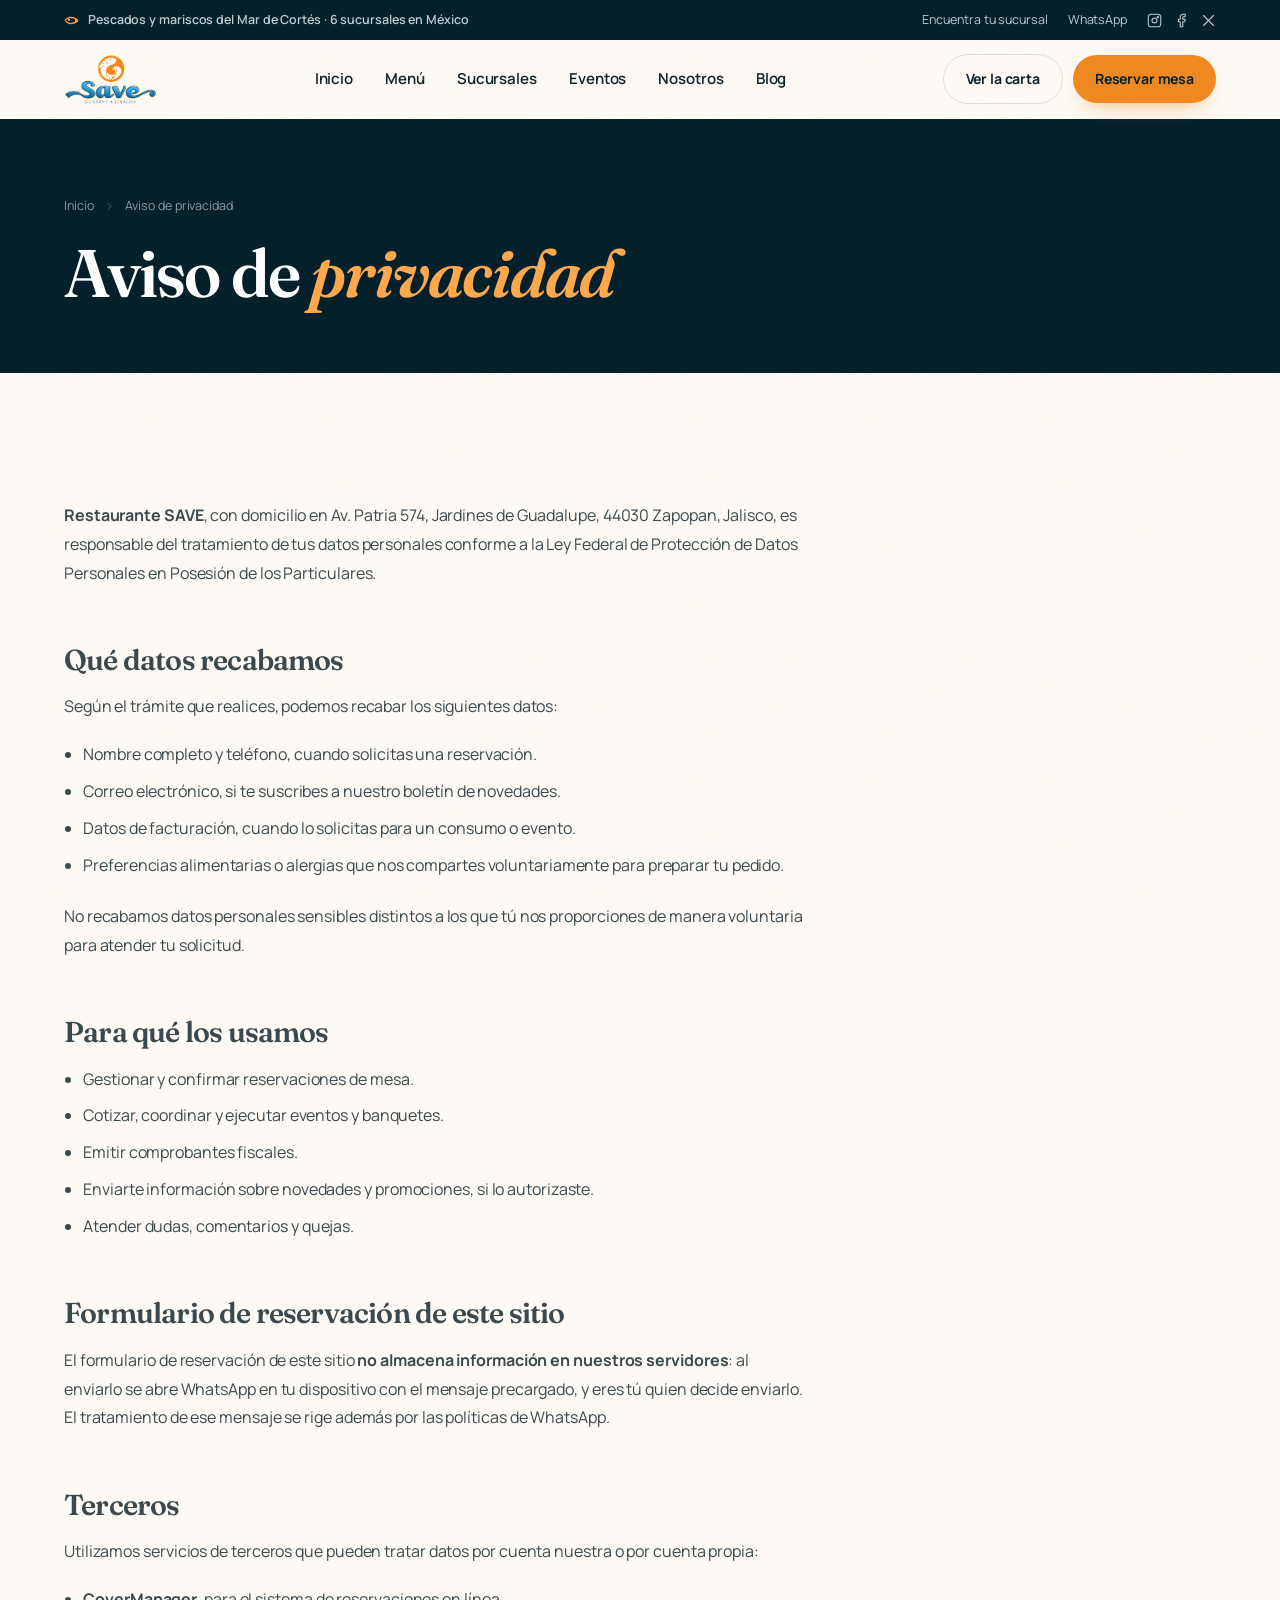
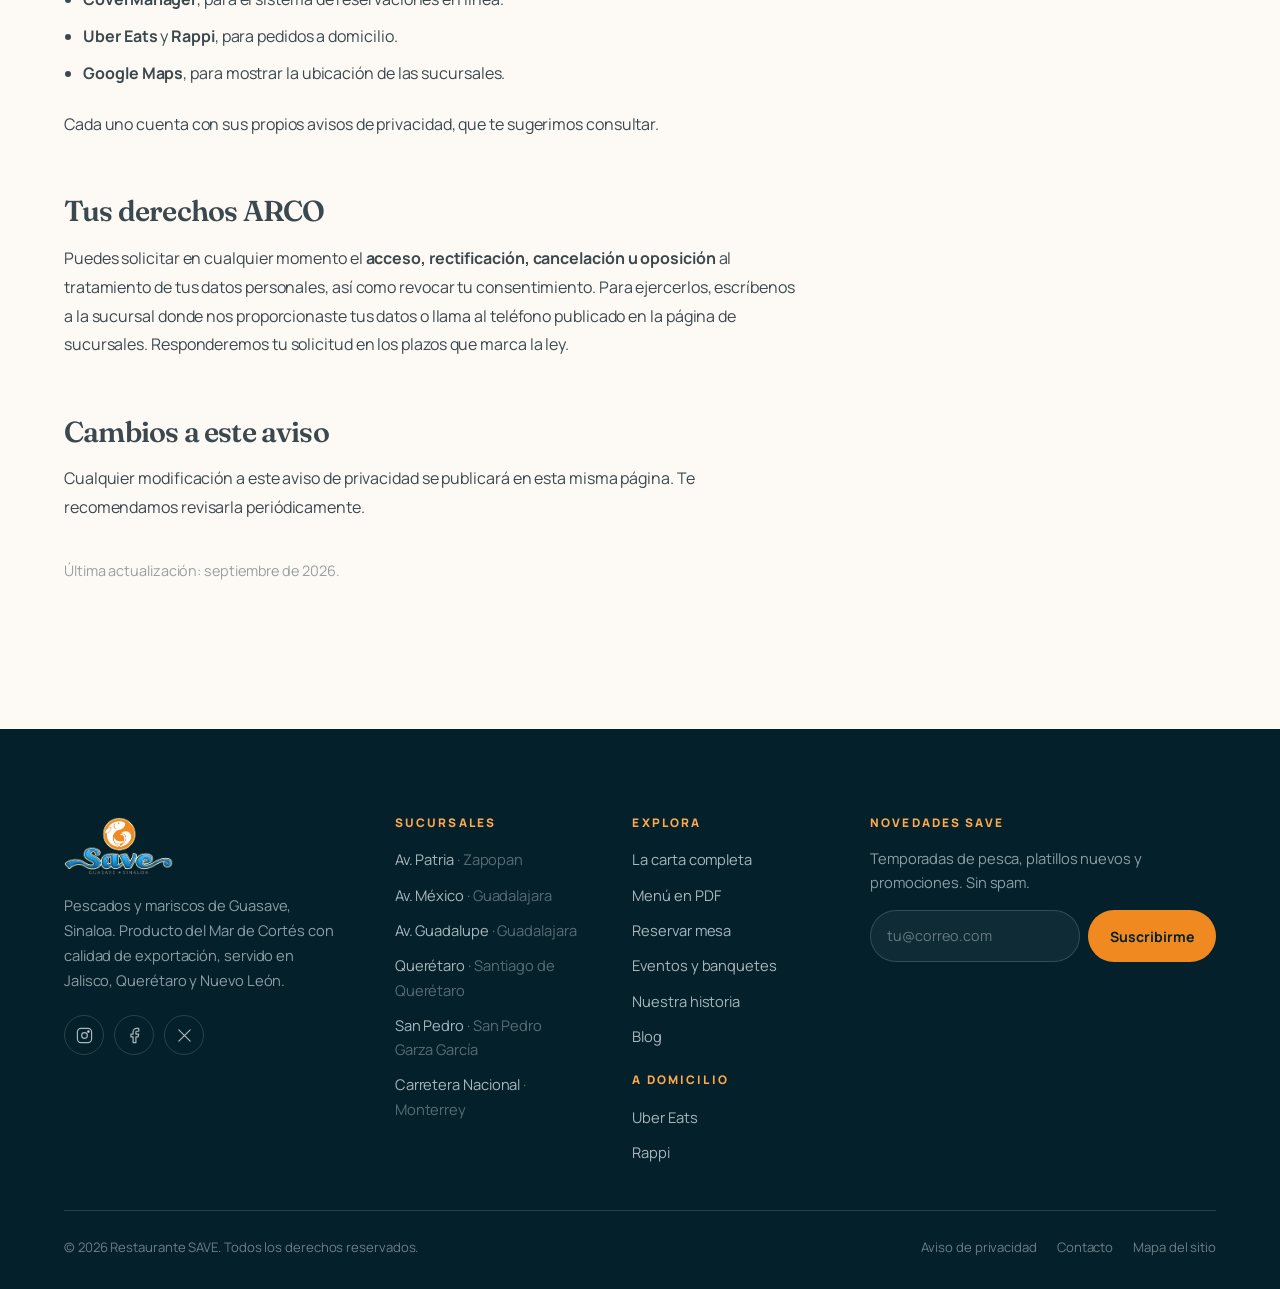
<file: aviso-de-privacidad.html>
<!DOCTYPE html>
<html lang="es-MX">
<head>
  <meta charset="utf-8">
  <meta name="viewport" content="width=device-width,initial-scale=1">
  <title>Aviso de privacidad | Restaurante SAVE</title>
  <meta name="description" content="Aviso de privacidad de Restaurante SAVE conforme a la Ley Federal de Protección de Datos Personales en Posesión de los Particulares.">
  <link rel="canonical" href="https://wearedatalab.github.io/restaurante-save/aviso-de-privacidad.html">
  <meta name="robots" content="index,follow,max-image-preview:large,max-snippet:-1,max-video-preview:-1">
  <meta name="author" content="Restaurante SAVE">
  <meta name="geo.region" content="MX-JAL">
  <meta name="geo.placename" content="Guadalajara, Zapopan, Querétaro, Monterrey, San Pedro Garza García">
  <meta name="theme-color" content="#04202B">

  <meta property="og:type" content="website">
  <meta property="og:site_name" content="Restaurante SAVE">
  <meta property="og:locale" content="es_MX">
  <meta property="og:title" content="Aviso de privacidad | Restaurante SAVE">
  <meta property="og:description" content="Aviso de privacidad de Restaurante SAVE conforme a la Ley Federal de Protección de Datos Personales en Posesión de los Particulares.">
  <meta property="og:url" content="https://wearedatalab.github.io/restaurante-save/aviso-de-privacidad.html">
  <meta property="og:image" content="https://wearedatalab.github.io/restaurante-save/img/og-save.jpg">
  <meta property="og:image:width" content="1200">
  <meta property="og:image:height" content="630">
  <meta property="og:image:alt" content="Mesa de pescados y mariscos de Restaurante SAVE">
  <meta name="twitter:card" content="summary_large_image">
  <meta name="twitter:site" content="@savedemar">
  <meta name="twitter:title" content="Aviso de privacidad | Restaurante SAVE">
  <meta name="twitter:description" content="Aviso de privacidad de Restaurante SAVE conforme a la Ley Federal de Protección de Datos Personales en Posesión de los Particulares.">
  <meta name="twitter:image" content="https://wearedatalab.github.io/restaurante-save/img/og-save.jpg">

  <link rel="icon" href="img/favicon.svg" type="image/svg+xml">
  <link rel="apple-touch-icon" href="img/logoinicio.png">
  <link rel="manifest" href="site.webmanifest">

  <link rel="preconnect" href="https://fonts.googleapis.com">
  <link rel="preconnect" href="https://fonts.gstatic.com" crossorigin>
  <link rel="stylesheet" href="https://fonts.googleapis.com/css2?family=Fraunces:ital,opsz,wght@0,9..144,400..700;1,9..144,400..700&family=Manrope:wght@400;500;600;700;800&display=swap">
  <link rel="stylesheet" href="css/save.css">
  <meta name="robots" content="noindex,follow">
  <script type="application/ld+json">{"@context":"https://schema.org","@graph":[{"@type":"Organization","@id":"https://wearedatalab.github.io/restaurante-save/#organizacion","name":"Restaurante SAVE","alternateName":"SAVE Restaurante","url":"https://wearedatalab.github.io/restaurante-save/","logo":{"@type":"ImageObject","url":"https://wearedatalab.github.io/restaurante-save/img/logoinicio.png","width":256,"height":130},"image":"https://wearedatalab.github.io/restaurante-save/img/og-save.jpg","description":"Restaurante de pescados y mariscos de estilo sinaloense, nombrado en honor a Guasave, Sinaloa. Producto del Mar de Cortés con calidad de exportación, en seis sucursales de Jalisco, Querétaro y Nuevo León.","sameAs":["https://www.facebook.com/saveresta","https://www.instagram.com/saverestaurant/","https://twitter.com/savedemar"],"areaServed":[{"@type":"State","name":"Jalisco"},{"@type":"State","name":"Querétaro"},{"@type":"State","name":"Nuevo León"}],"hasCredential":[{"@type":"EducationalOccupationalCredential","name":"Distintivo H","credentialCategory":"Certificación de manejo higiénico de alimentos (Secretaría de Turismo)"},{"@type":"EducationalOccupationalCredential","name":"Empresa Socialmente Responsable (ESR)"}]},{"@type":"WebSite","@id":"https://wearedatalab.github.io/restaurante-save/#sitio","url":"https://wearedatalab.github.io/restaurante-save/","name":"Restaurante SAVE","inLanguage":"es-MX","publisher":{"@id":"https://wearedatalab.github.io/restaurante-save/#organizacion"}},{"@type":"BreadcrumbList","itemListElement":[{"@type":"ListItem","position":1,"name":"Inicio"},{"@type":"ListItem","position":2,"name":"Aviso de privacidad","item":"https://wearedatalab.github.io/restaurante-save/aviso-de-privacidad.html"}]},{"@type":"WebPage","@id":"https://wearedatalab.github.io/restaurante-save/aviso-de-privacidad.html#pagina","url":"https://wearedatalab.github.io/restaurante-save/aviso-de-privacidad.html","name":"Aviso de privacidad","isPartOf":{"@id":"https://wearedatalab.github.io/restaurante-save/#sitio"},"inLanguage":"es-MX"}]}</script>
</head>
<body>
<a class="saltar" href="#principal">Saltar al contenido</a>
<div class="grano" aria-hidden="true"></div>

<div class="topbar">
  <div class="contenedor topbar__in">
    <p class="topbar__left"><svg width="15" height="15" viewBox="0 0 24 24" fill="none" stroke="currentColor" stroke-width="1.7" stroke-linecap="round" stroke-linejoin="round" aria-hidden="true"><path d="M2 12s3.5-5 8.5-5S19 9 22 12c-3 3-6.5 5-11.5 5S2 12 2 12z"/><circle cx="8" cy="11" r=".8" fill="currentColor"/><path d="M22 12l-3.5-3v6L22 12z"/></svg> <span>Pescados y mariscos del Mar de Cortés<span class="op"> · 6 sucursales en México</span></span></p>
    <div class="topbar__right">
      <a href="sucursales.html">Encuentra tu sucursal</a>
      <a href="https://wa.me/5213317362644?text=Hola,%20quisiera%20información%20sobre%20Restaurante%20SAVE." target="_blank" rel="noopener">WhatsApp</a>
      <div class="topbar__redes">
        <a href="https://www.instagram.com/saverestaurant/" target="_blank" rel="noopener" aria-label="Instagram de Restaurante SAVE"><svg width="15" height="15" viewBox="0 0 24 24" fill="none" stroke="currentColor" stroke-width="1.7" stroke-linecap="round" stroke-linejoin="round" aria-hidden="true"><rect x="2" y="2" width="20" height="20" rx="5"/><circle cx="12" cy="12" r="4"/><circle cx="17.5" cy="6.5" r="1" fill="currentColor"/></svg></a>
        <a href="https://www.facebook.com/saveresta" target="_blank" rel="noopener" aria-label="Facebook de Restaurante SAVE"><svg width="15" height="15" viewBox="0 0 24 24" fill="none" stroke="currentColor" stroke-width="1.7" stroke-linecap="round" stroke-linejoin="round" aria-hidden="true"><path d="M18 2h-3a5 5 0 0 0-5 5v3H7v4h3v8h4v-8h3l1-4h-4V7a1 1 0 0 1 1-1h3z"/></svg></a>
        <a href="https://twitter.com/savedemar" target="_blank" rel="noopener" aria-label="X (Twitter) de Restaurante SAVE"><svg width="15" height="15" viewBox="0 0 24 24" fill="none" stroke="currentColor" stroke-width="1.7" stroke-linecap="round" stroke-linejoin="round" aria-hidden="true"><path d="M4 4l16 16M20 4L4 20"/></svg></a>
      </div>
    </div>
  </div>
</div>

<header class="header">
  <div class="contenedor header__in">
    <a class="marca" href="index.html" aria-label="Restaurante SAVE, inicio">
      <img src="img/logoinicio.png" alt="Restaurante SAVE — Guasave, Sinaloa" width="256" height="130">
    </a>
    <nav class="nav" aria-label="Navegación principal"><a href="index.html">Inicio</a><a href="menu.html">Menú</a><a href="sucursales.html">Sucursales</a><a href="eventos.html">Eventos</a><a href="nosotros.html">Nosotros</a><a href="blog.html">Blog</a></nav>
    <div class="header__cta">
      <a class="btn btn--linea btn--sm" href="menu.html">Ver la carta</a>
      <a class="btn btn--sm" href="reservar.html">Reservar mesa</a>
      <button class="hamb" type="button" aria-expanded="false" aria-controls="menu-movil" aria-label="Abrir menú">
        <span></span>
      </button>
    </div>
  </div>
</header>

<div class="menu-movil" id="menu-movil">
  <a class="mm" href="index.html">Inicio<em>01</em></a><a class="mm" href="menu.html">Menú<em>02</em></a><a class="mm" href="sucursales.html">Sucursales<em>03</em></a><a class="mm" href="eventos.html">Eventos<em>04</em></a><a class="mm" href="nosotros.html">Nosotros<em>05</em></a><a class="mm" href="blog.html">Blog<em>06</em></a>
  <div class="menu-movil__pie">
    <a class="btn btn--full" href="reservar.html">Reservar mesa</a>
    <a class="btn btn--linea-claro btn--full" href="https://wa.me/5213317362644?text=Hola,%20quisiera%20información%20sobre%20Restaurante%20SAVE." target="_blank" rel="noopener">Escribir por WhatsApp</a>
  </div>
</div>
<main id="principal">
<header class="pagina-cab" style="padding-block:clamp(48px,6vw,80px) clamp(40px,5vw,64px)">
  <div class="contenedor pagina-cab__in">
    <nav class="migas" aria-label="Ruta de navegación"><a href="index.html">Inicio</a><svg width="13" height="13" viewBox="0 0 24 24" fill="none" stroke="currentColor" stroke-width="1.7" stroke-linecap="round" stroke-linejoin="round" aria-hidden="true"><path d="M9 6l6 6-6 6"/></svg><span aria-current="page">Aviso de privacidad</span></nav>
    <h1>Aviso de <em>privacidad</em></h1>
  </div>
</header>

<section class="seccion">
  <div class="contenedor">
    <div class="prosa rv">
      <p><strong>Restaurante SAVE</strong>, con domicilio en Av. Patria 574, Jardines de Guadalupe, 44030 Zapopan, Jalisco, es responsable del tratamiento de tus datos personales conforme a la Ley Federal de Protección de Datos Personales en Posesión de los Particulares.</p>

      <h2>Qué datos recabamos</h2>
      <p>Según el trámite que realices, podemos recabar los siguientes datos:</p>
      <ul>
        <li>Nombre completo y teléfono, cuando solicitas una reservación.</li>
        <li>Correo electrónico, si te suscribes a nuestro boletín de novedades.</li>
        <li>Datos de facturación, cuando lo solicitas para un consumo o evento.</li>
        <li>Preferencias alimentarias o alergias que nos compartes voluntariamente para preparar tu pedido.</li>
      </ul>
      <p>No recabamos datos personales sensibles distintos a los que tú nos proporciones de manera voluntaria para atender tu solicitud.</p>

      <h2>Para qué los usamos</h2>
      <ul>
        <li>Gestionar y confirmar reservaciones de mesa.</li>
        <li>Cotizar, coordinar y ejecutar eventos y banquetes.</li>
        <li>Emitir comprobantes fiscales.</li>
        <li>Enviarte información sobre novedades y promociones, si lo autorizaste.</li>
        <li>Atender dudas, comentarios y quejas.</li>
      </ul>

      <h2>Formulario de reservación de este sitio</h2>
      <p>El formulario de reservación de este sitio <strong>no almacena información en nuestros servidores</strong>: al enviarlo se abre WhatsApp en tu dispositivo con el mensaje precargado, y eres tú quien decide enviarlo. El tratamiento de ese mensaje se rige además por las políticas de WhatsApp.</p>

      <h2>Terceros</h2>
      <p>Utilizamos servicios de terceros que pueden tratar datos por cuenta nuestra o por cuenta propia:</p>
      <ul>
        <li><strong>CoverManager</strong>, para el sistema de reservaciones en línea.</li>
        <li><strong>Uber Eats</strong> y <strong>Rappi</strong>, para pedidos a domicilio.</li>
        <li><strong>Google Maps</strong>, para mostrar la ubicación de las sucursales.</li>
      </ul>
      <p>Cada uno cuenta con sus propios avisos de privacidad, que te sugerimos consultar.</p>

      <h2>Tus derechos ARCO</h2>
      <p>Puedes solicitar en cualquier momento el <strong>acceso, rectificación, cancelación u oposición</strong> al tratamiento de tus datos personales, así como revocar tu consentimiento. Para ejercerlos, escríbenos a la sucursal donde nos proporcionaste tus datos o llama al teléfono publicado en la página de <a href="sucursales.html">sucursales</a>. Responderemos tu solicitud en los plazos que marca la ley.</p>

      <h2>Cambios a este aviso</h2>
      <p>Cualquier modificación a este aviso de privacidad se publicará en esta misma página. Te recomendamos revisarla periódicamente.</p>

      <p style="margin-top:2.5em;color:var(--tinta-40);font-size:.9rem">Última actualización: septiembre de 2026.</p>
    </div>
  </div>
</section>
</main>
<footer class="footer">
  <div class="contenedor">
    <div class="footer__top">
      <div>
        <img class="logo" src="img/logoinicio.png" alt="Restaurante SAVE" width="256" height="130" loading="lazy">
        <p class="footer__desc">Pescados y mariscos de Guasave, Sinaloa. Producto del Mar de Cortés con calidad de exportación, servido en Jalisco, Querétaro y Nuevo León.</p>
        <div class="footer__redes">
          <a href="https://www.instagram.com/saverestaurant/" target="_blank" rel="noopener" aria-label="Instagram"><svg width="17" height="17" viewBox="0 0 24 24" fill="none" stroke="currentColor" stroke-width="1.7" stroke-linecap="round" stroke-linejoin="round" aria-hidden="true"><rect x="2" y="2" width="20" height="20" rx="5"/><circle cx="12" cy="12" r="4"/><circle cx="17.5" cy="6.5" r="1" fill="currentColor"/></svg></a>
          <a href="https://www.facebook.com/saveresta" target="_blank" rel="noopener" aria-label="Facebook"><svg width="17" height="17" viewBox="0 0 24 24" fill="none" stroke="currentColor" stroke-width="1.7" stroke-linecap="round" stroke-linejoin="round" aria-hidden="true"><path d="M18 2h-3a5 5 0 0 0-5 5v3H7v4h3v8h4v-8h3l1-4h-4V7a1 1 0 0 1 1-1h3z"/></svg></a>
          <a href="https://twitter.com/savedemar" target="_blank" rel="noopener" aria-label="X (Twitter)"><svg width="17" height="17" viewBox="0 0 24 24" fill="none" stroke="currentColor" stroke-width="1.7" stroke-linecap="round" stroke-linejoin="round" aria-hidden="true"><path d="M4 4l16 16M20 4L4 20"/></svg></a>
        </div>
      </div>
      <div>
        <h3>Sucursales</h3>
        <ul><li><a href="sucursales.html#av-patria">Av. Patria <span style="opacity:.5">· Zapopan</span></a></li><li><a href="sucursales.html#av-mexico">Av. México <span style="opacity:.5">· Guadalajara</span></a></li><li><a href="sucursales.html#av-guadalupe">Av. Guadalupe <span style="opacity:.5">· Guadalajara</span></a></li><li><a href="sucursales.html#queretaro">Querétaro <span style="opacity:.5">· Santiago de Querétaro</span></a></li><li><a href="sucursales.html#san-pedro">San Pedro <span style="opacity:.5">· San Pedro Garza García</span></a></li><li><a href="sucursales.html#carretera-nacional">Carretera Nacional <span style="opacity:.5">· Monterrey</span></a></li></ul>
      </div>
      <div>
        <h3>Explora</h3>
        <ul>
          <li><a href="menu.html">La carta completa</a></li>
          <li><a href="https://restaurante-save.mx/wp-content/uploads/2020/12/MenuSaveWeb.pdf" target="_blank" rel="noopener">Menú en PDF</a></li>
          <li><a href="reservar.html">Reservar mesa</a></li>
          <li><a href="eventos.html">Eventos y banquetes</a></li>
          <li><a href="nosotros.html">Nuestra historia</a></li>
          <li><a href="blog.html">Blog</a></li>
        </ul>
        <h3 style="margin-top:26px">A domicilio</h3>
        <ul><li><a href="https://www.ubereats.com/mx/search?q=Restaurante%20Save" target="_blank" rel="noopener">Uber Eats</a></li><li><a href="https://www.rappi.com.mx/restaurantes/busqueda?q=Restaurante%20Save" target="_blank" rel="noopener">Rappi</a></li></ul>
      </div>
      <div>
        <h3>Novedades SAVE</h3>
        <p style="color:rgba(232,241,243,.6);line-height:1.6">Temporadas de pesca, platillos nuevos y promociones. Sin spam.</p>
        <form class="news" novalidate>
          <label class="solo-lectores" for="news-mail">Correo electrónico</label>
          <input id="news-mail" type="email" name="email" placeholder="tu@correo.com" required autocomplete="email">
          <button type="submit">Suscribirme</button>
        </form>
        <p class="news__ok">¡Listo! Te escribiremos pronto.</p>
      </div>
    </div>
    <div class="footer__bajo">
      <p>© <span data-anio>2026</span> Restaurante SAVE. Todos los derechos reservados.</p>
      <nav aria-label="Enlaces legales">
        <a href="aviso-de-privacidad.html">Aviso de privacidad</a>
        <a href="sucursales.html">Contacto</a>
        <a href="sitemap.xml">Mapa del sitio</a>
      </nav>
    </div>
  </div>
</footer>
<script src="js/save.js" defer></script>
</body>
</html>
</file>
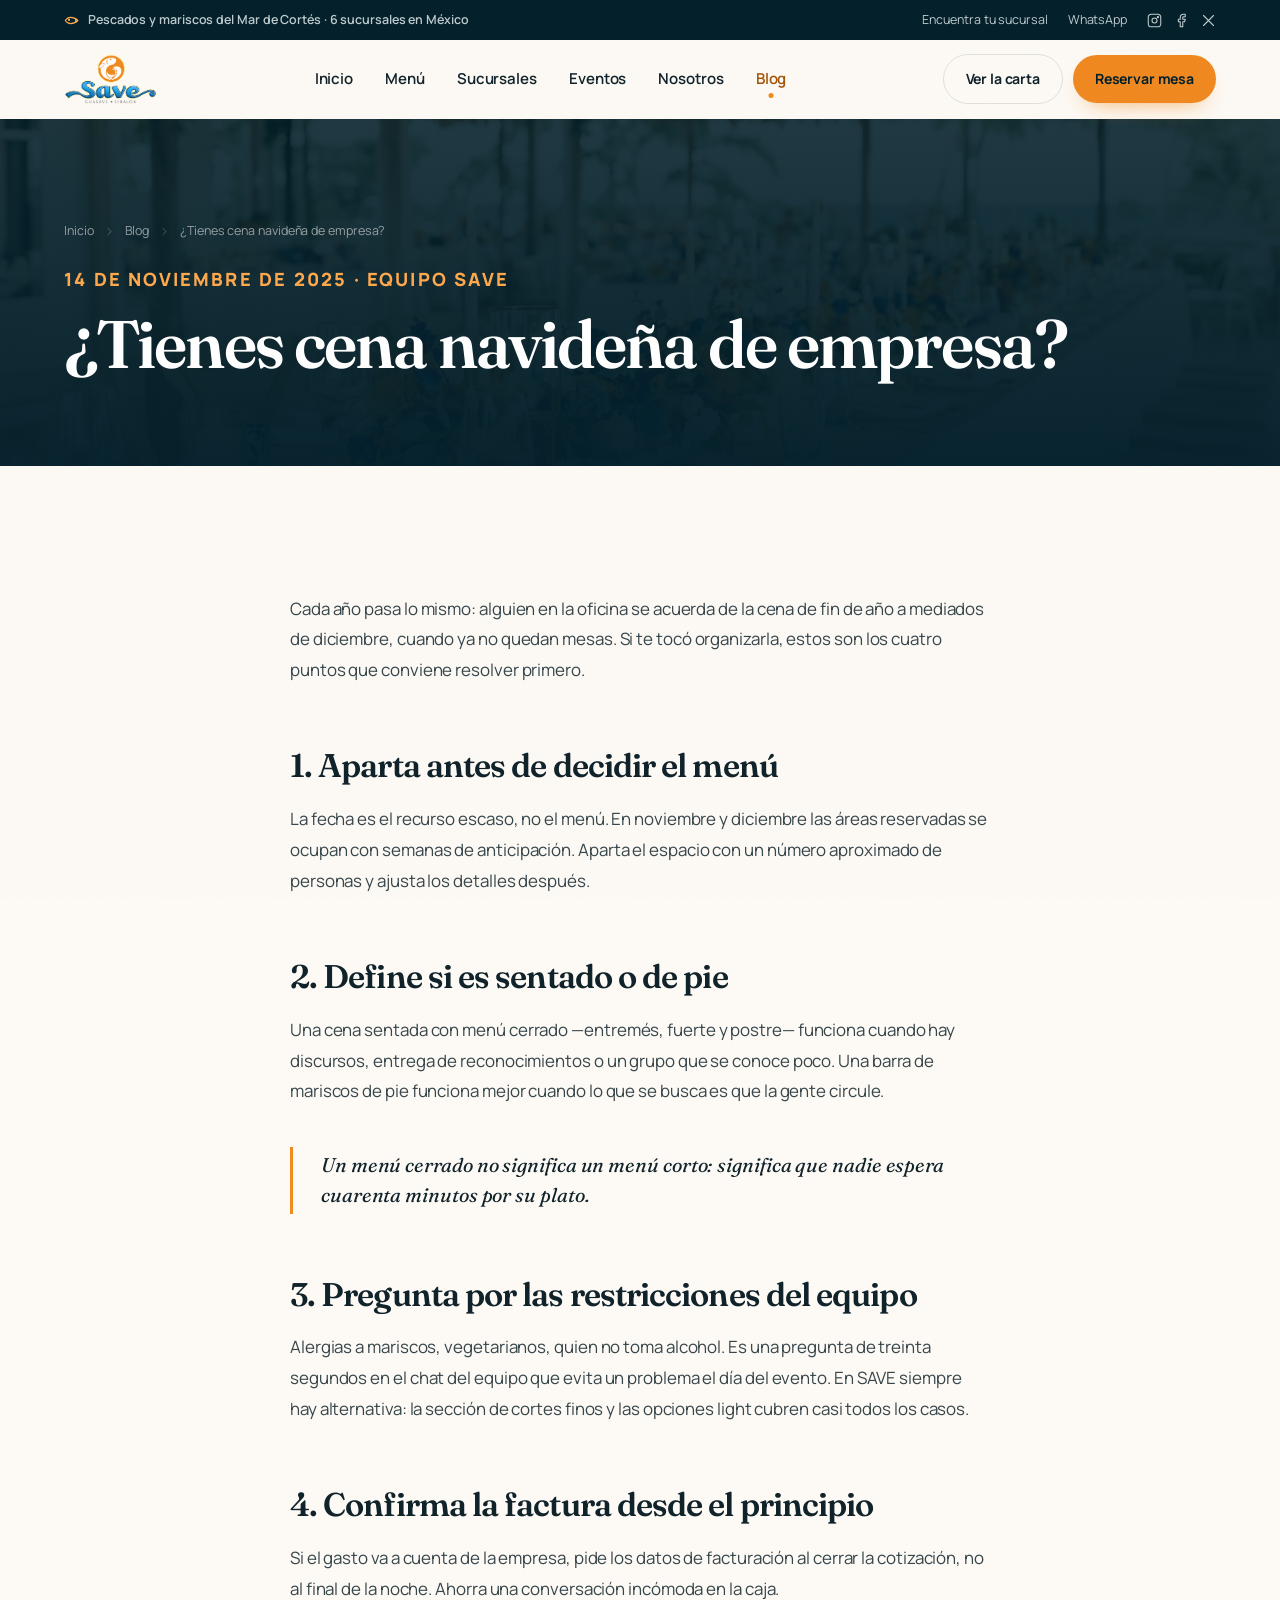
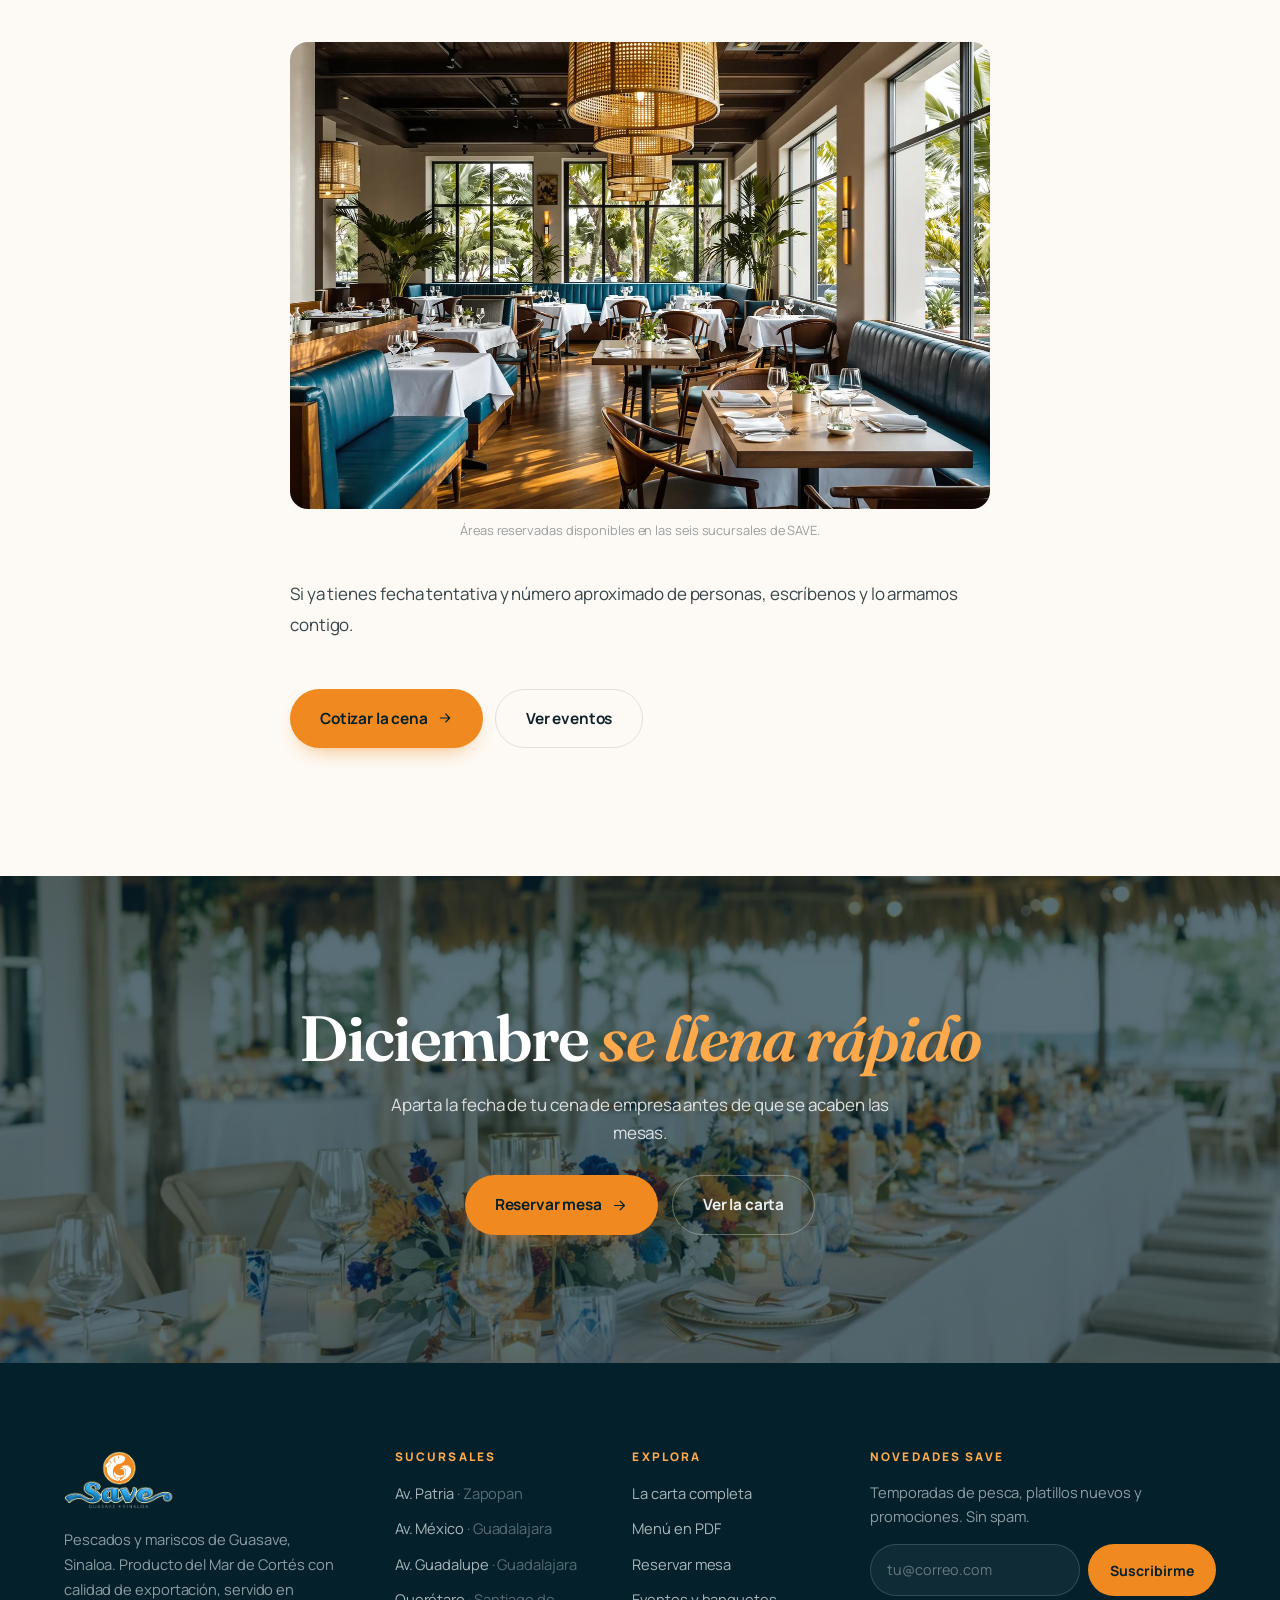
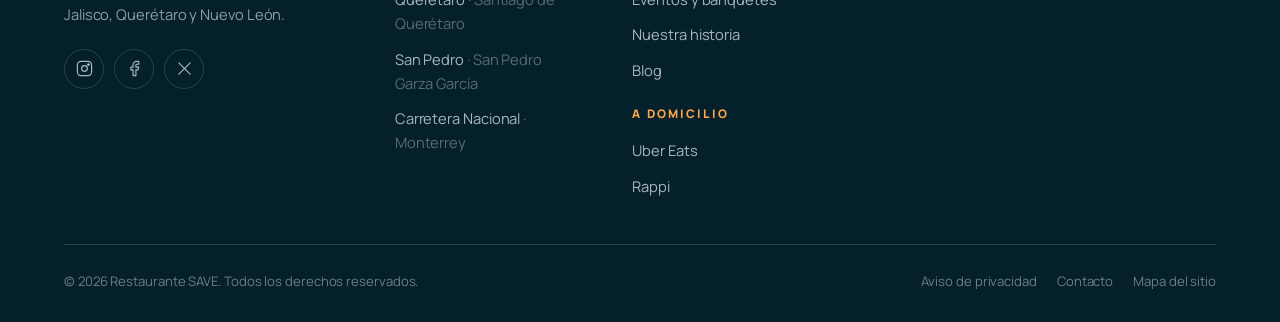
<file: blog-cena-navidena-de-empresa.html>
<!DOCTYPE html>
<html lang="es-MX">
<head>
  <meta charset="utf-8">
  <meta name="viewport" content="width=device-width,initial-scale=1">
  <title>¿Tienes cena navideña de empresa? | Blog de Restaurante SAVE</title>
  <meta name="description" content="Guía breve para organizar la cena navideña de empresa: cuándo apartar, cómo elegir el menú y qué preguntar antes de confirmar.">
  <link rel="canonical" href="https://wearedatalab.github.io/restaurante-save/blog-cena-navidena-de-empresa.html">
  <meta name="robots" content="index,follow,max-image-preview:large,max-snippet:-1,max-video-preview:-1">
  <meta name="author" content="Restaurante SAVE">
  <meta name="geo.region" content="MX-JAL">
  <meta name="geo.placename" content="Guadalajara, Zapopan, Querétaro, Monterrey, San Pedro Garza García">
  <meta name="theme-color" content="#04202B">

  <meta property="og:type" content="article">
  <meta property="og:site_name" content="Restaurante SAVE">
  <meta property="og:locale" content="es_MX">
  <meta property="og:title" content="¿Tienes cena navideña de empresa? | Blog de Restaurante SAVE">
  <meta property="og:description" content="Guía breve para organizar la cena navideña de empresa: cuándo apartar, cómo elegir el menú y qué preguntar antes de confirmar.">
  <meta property="og:url" content="https://wearedatalab.github.io/restaurante-save/blog-cena-navidena-de-empresa.html">
  <meta property="og:image" content="https://wearedatalab.github.io/restaurante-save/img/og-save.jpg">
  <meta property="og:image:width" content="1200">
  <meta property="og:image:height" content="630">
  <meta property="og:image:alt" content="Mesa de pescados y mariscos de Restaurante SAVE">
  <meta name="twitter:card" content="summary_large_image">
  <meta name="twitter:site" content="@savedemar">
  <meta name="twitter:title" content="¿Tienes cena navideña de empresa? | Blog de Restaurante SAVE">
  <meta name="twitter:description" content="Guía breve para organizar la cena navideña de empresa: cuándo apartar, cómo elegir el menú y qué preguntar antes de confirmar.">
  <meta name="twitter:image" content="https://wearedatalab.github.io/restaurante-save/img/og-save.jpg">

  <link rel="icon" href="img/favicon.svg" type="image/svg+xml">
  <link rel="apple-touch-icon" href="img/logoinicio.png">
  <link rel="manifest" href="site.webmanifest">

  <link rel="preconnect" href="https://fonts.googleapis.com">
  <link rel="preconnect" href="https://fonts.gstatic.com" crossorigin>
  <link rel="stylesheet" href="https://fonts.googleapis.com/css2?family=Fraunces:ital,opsz,wght@0,9..144,400..700;1,9..144,400..700&family=Manrope:wght@400;500;600;700;800&display=swap">
  <link rel="stylesheet" href="css/save.css">
  <script type="application/ld+json">{"@context":"https://schema.org","@graph":[{"@type":"Organization","@id":"https://wearedatalab.github.io/restaurante-save/#organizacion","name":"Restaurante SAVE","alternateName":"SAVE Restaurante","url":"https://wearedatalab.github.io/restaurante-save/","logo":{"@type":"ImageObject","url":"https://wearedatalab.github.io/restaurante-save/img/logoinicio.png","width":256,"height":130},"image":"https://wearedatalab.github.io/restaurante-save/img/og-save.jpg","description":"Restaurante de pescados y mariscos de estilo sinaloense, nombrado en honor a Guasave, Sinaloa. Producto del Mar de Cortés con calidad de exportación, en seis sucursales de Jalisco, Querétaro y Nuevo León.","sameAs":["https://www.facebook.com/saveresta","https://www.instagram.com/saverestaurant/","https://twitter.com/savedemar"],"areaServed":[{"@type":"State","name":"Jalisco"},{"@type":"State","name":"Querétaro"},{"@type":"State","name":"Nuevo León"}],"hasCredential":[{"@type":"EducationalOccupationalCredential","name":"Distintivo H","credentialCategory":"Certificación de manejo higiénico de alimentos (Secretaría de Turismo)"},{"@type":"EducationalOccupationalCredential","name":"Empresa Socialmente Responsable (ESR)"}]},{"@type":"WebSite","@id":"https://wearedatalab.github.io/restaurante-save/#sitio","url":"https://wearedatalab.github.io/restaurante-save/","name":"Restaurante SAVE","inLanguage":"es-MX","publisher":{"@id":"https://wearedatalab.github.io/restaurante-save/#organizacion"}},{"@type":"BreadcrumbList","itemListElement":[{"@type":"ListItem","position":1,"name":"Inicio"},{"@type":"ListItem","position":2,"name":"Blog","item":"https://wearedatalab.github.io/restaurante-save/blog.html"},{"@type":"ListItem","position":3,"name":"¿Tienes cena navideña de empresa?","item":"https://wearedatalab.github.io/restaurante-save/blog-cena-navidena-de-empresa.html"}]},{"@type":"BlogPosting","@id":"https://wearedatalab.github.io/restaurante-save/blog-cena-navidena-de-empresa.html#post","headline":"¿Tienes cena navideña de empresa?","url":"https://wearedatalab.github.io/restaurante-save/blog-cena-navidena-de-empresa.html","datePublished":"2025-11-14","dateModified":"2025-11-14","inLanguage":"es-MX","author":{"@type":"Organization","@id":"https://wearedatalab.github.io/restaurante-save/#organizacion"},"publisher":{"@id":"https://wearedatalab.github.io/restaurante-save/#organizacion"},"image":"https://wearedatalab.github.io/restaurante-save/img/social/eventos.jpg","description":"Diciembre se llena rápido. Esto es lo que conviene tener resuelto antes de apartar la cena de fin de año de tu equipo.","mainEntityOfPage":{"@id":"https://wearedatalab.github.io/restaurante-save/blog-cena-navidena-de-empresa.html"}}]}</script>
</head>
<body>
<a class="saltar" href="#principal">Saltar al contenido</a>
<div class="grano" aria-hidden="true"></div>

<div class="topbar">
  <div class="contenedor topbar__in">
    <p class="topbar__left"><svg width="15" height="15" viewBox="0 0 24 24" fill="none" stroke="currentColor" stroke-width="1.7" stroke-linecap="round" stroke-linejoin="round" aria-hidden="true"><path d="M2 12s3.5-5 8.5-5S19 9 22 12c-3 3-6.5 5-11.5 5S2 12 2 12z"/><circle cx="8" cy="11" r=".8" fill="currentColor"/><path d="M22 12l-3.5-3v6L22 12z"/></svg> <span>Pescados y mariscos del Mar de Cortés<span class="op"> · 6 sucursales en México</span></span></p>
    <div class="topbar__right">
      <a href="sucursales.html">Encuentra tu sucursal</a>
      <a href="https://wa.me/5213317362644?text=Hola,%20quisiera%20información%20sobre%20Restaurante%20SAVE." target="_blank" rel="noopener">WhatsApp</a>
      <div class="topbar__redes">
        <a href="https://www.instagram.com/saverestaurant/" target="_blank" rel="noopener" aria-label="Instagram de Restaurante SAVE"><svg width="15" height="15" viewBox="0 0 24 24" fill="none" stroke="currentColor" stroke-width="1.7" stroke-linecap="round" stroke-linejoin="round" aria-hidden="true"><rect x="2" y="2" width="20" height="20" rx="5"/><circle cx="12" cy="12" r="4"/><circle cx="17.5" cy="6.5" r="1" fill="currentColor"/></svg></a>
        <a href="https://www.facebook.com/saveresta" target="_blank" rel="noopener" aria-label="Facebook de Restaurante SAVE"><svg width="15" height="15" viewBox="0 0 24 24" fill="none" stroke="currentColor" stroke-width="1.7" stroke-linecap="round" stroke-linejoin="round" aria-hidden="true"><path d="M18 2h-3a5 5 0 0 0-5 5v3H7v4h3v8h4v-8h3l1-4h-4V7a1 1 0 0 1 1-1h3z"/></svg></a>
        <a href="https://twitter.com/savedemar" target="_blank" rel="noopener" aria-label="X (Twitter) de Restaurante SAVE"><svg width="15" height="15" viewBox="0 0 24 24" fill="none" stroke="currentColor" stroke-width="1.7" stroke-linecap="round" stroke-linejoin="round" aria-hidden="true"><path d="M4 4l16 16M20 4L4 20"/></svg></a>
      </div>
    </div>
  </div>
</div>

<header class="header">
  <div class="contenedor header__in">
    <a class="marca" href="index.html" aria-label="Restaurante SAVE, inicio">
      <img src="img/logoinicio.png" alt="Restaurante SAVE — Guasave, Sinaloa" width="256" height="130">
    </a>
    <nav class="nav" aria-label="Navegación principal"><a href="index.html">Inicio</a><a href="menu.html">Menú</a><a href="sucursales.html">Sucursales</a><a href="eventos.html">Eventos</a><a href="nosotros.html">Nosotros</a><a href="blog.html" aria-current="page">Blog</a></nav>
    <div class="header__cta">
      <a class="btn btn--linea btn--sm" href="menu.html">Ver la carta</a>
      <a class="btn btn--sm" href="reservar.html">Reservar mesa</a>
      <button class="hamb" type="button" aria-expanded="false" aria-controls="menu-movil" aria-label="Abrir menú">
        <span></span>
      </button>
    </div>
  </div>
</header>

<div class="menu-movil" id="menu-movil">
  <a class="mm" href="index.html">Inicio<em>01</em></a><a class="mm" href="menu.html">Menú<em>02</em></a><a class="mm" href="sucursales.html">Sucursales<em>03</em></a><a class="mm" href="eventos.html">Eventos<em>04</em></a><a class="mm" href="nosotros.html">Nosotros<em>05</em></a><a class="mm" href="blog.html" aria-current="page">Blog<em>06</em></a>
  <div class="menu-movil__pie">
    <a class="btn btn--full" href="reservar.html">Reservar mesa</a>
    <a class="btn btn--linea-claro btn--full" href="https://wa.me/5213317362644?text=Hola,%20quisiera%20información%20sobre%20Restaurante%20SAVE." target="_blank" rel="noopener">Escribir por WhatsApp</a>
  </div>
</div>
<main id="principal">
<header class="pagina-cab">
  <img class="fondo" src="img/w/eventos.webp" alt="" width="1400" height="933" fetchpriority="high">
  <div class="contenedor pagina-cab__in">
    <nav class="migas" aria-label="Ruta de navegación"><a href="index.html">Inicio</a><svg width="13" height="13" viewBox="0 0 24 24" fill="none" stroke="currentColor" stroke-width="1.7" stroke-linecap="round" stroke-linejoin="round" aria-hidden="true"><path d="M9 6l6 6-6 6"/></svg><a href="blog.html">Blog</a><svg width="13" height="13" viewBox="0 0 24 24" fill="none" stroke="currentColor" stroke-width="1.7" stroke-linecap="round" stroke-linejoin="round" aria-hidden="true"><path d="M9 6l6 6-6 6"/></svg><span aria-current="page">¿Tienes cena navideña de empresa?</span></nav>
    <p class="post__meta" style="color:var(--coral-claro);margin-bottom:14px">14 de noviembre de 2025 · Equipo SAVE</p>
    <h1>¿Tienes cena navideña de empresa?</h1>
  </div>
</header>

<section class="seccion">
  <div class="contenedor">
    <article class="articulo rv">
      <p>Cada año pasa lo mismo: alguien en la oficina se acuerda de la cena de fin de año a mediados de diciembre, cuando ya no quedan mesas. Si te tocó organizarla, estos son los cuatro puntos que conviene resolver primero.</p>
      <h2>1. Aparta antes de decidir el menú</h2>
      <p>La fecha es el recurso escaso, no el menú. En noviembre y diciembre las áreas reservadas se ocupan con semanas de anticipación. Aparta el espacio con un número aproximado de personas y ajusta los detalles después.</p>
      <h2>2. Define si es sentado o de pie</h2>
      <p>Una cena sentada con menú cerrado —entremés, fuerte y postre— funciona cuando hay discursos, entrega de reconocimientos o un grupo que se conoce poco. Una barra de mariscos de pie funciona mejor cuando lo que se busca es que la gente circule.</p>
      <blockquote>Un menú cerrado no significa un menú corto: significa que nadie espera cuarenta minutos por su plato.</blockquote>
      <h2>3. Pregunta por las restricciones del equipo</h2>
      <p>Alergias a mariscos, vegetarianos, quien no toma alcohol. Es una pregunta de treinta segundos en el chat del equipo que evita un problema el día del evento. En SAVE siempre hay alternativa: la sección de cortes finos y las opciones light cubren casi todos los casos.</p>
      <h2>4. Confirma la factura desde el principio</h2>
      <p>Si el gasto va a cuenta de la empresa, pide los datos de facturación al cerrar la cotización, no al final de la noche. Ahorra una conversación incómoda en la caja.</p>
      <figure>
        <img src="img/w/salon.webp" alt="Comedor de Restaurante SAVE preparado para un grupo" width="1400" height="933" loading="lazy">
        <figcaption>Áreas reservadas disponibles en las seis sucursales de SAVE.</figcaption>
      </figure>
      <p>Si ya tienes fecha tentativa y número aproximado de personas, escríbenos y lo armamos contigo.</p>
    </article>

    <div style="max-width:70ch;margin:48px auto 0;display:flex;gap:12px;flex-wrap:wrap">
      <a class="btn" href="https://wa.me/5213317362644?text=Hola,%20quisiera%20cotizar%20una%20cena%20navideña%20de%20empresa%20en%20SAVE." target="_blank" rel="noopener">Cotizar la cena <svg width="16" height="16" viewBox="0 0 24 24" fill="none" stroke="currentColor" stroke-width="1.7" stroke-linecap="round" stroke-linejoin="round" aria-hidden="true"><path d="M5 12h14M13 6l6 6-6 6"/></svg></a>
      <a class="btn btn--linea" href="eventos.html">Ver eventos</a>
    </div>
  </div>
</section>

<section class="cta">
  <img src="img/w/eventos.webp" alt="" loading="lazy" width="1920" height="1072">
  <div class="contenedor cta__in">
    <h2 class="rv">Diciembre <em>se llena rápido</em></h2>
    <p class="rv rv-d1">Aparta la fecha de tu cena de empresa antes de que se acaben las mesas.</p>
    <div class="cta__acciones rv rv-d2">
      <a class="btn" href="reservar.html">Reservar mesa <svg width="17" height="17" viewBox="0 0 24 24" fill="none" stroke="currentColor" stroke-width="1.7" stroke-linecap="round" stroke-linejoin="round" aria-hidden="true"><path d="M5 12h14M13 6l6 6-6 6"/></svg></a>
      <a class="btn btn--linea-claro" href="menu.html">Ver la carta</a>
    </div>
  </div>
</section>

</main>
<footer class="footer">
  <div class="contenedor">
    <div class="footer__top">
      <div>
        <img class="logo" src="img/logoinicio.png" alt="Restaurante SAVE" width="256" height="130" loading="lazy">
        <p class="footer__desc">Pescados y mariscos de Guasave, Sinaloa. Producto del Mar de Cortés con calidad de exportación, servido en Jalisco, Querétaro y Nuevo León.</p>
        <div class="footer__redes">
          <a href="https://www.instagram.com/saverestaurant/" target="_blank" rel="noopener" aria-label="Instagram"><svg width="17" height="17" viewBox="0 0 24 24" fill="none" stroke="currentColor" stroke-width="1.7" stroke-linecap="round" stroke-linejoin="round" aria-hidden="true"><rect x="2" y="2" width="20" height="20" rx="5"/><circle cx="12" cy="12" r="4"/><circle cx="17.5" cy="6.5" r="1" fill="currentColor"/></svg></a>
          <a href="https://www.facebook.com/saveresta" target="_blank" rel="noopener" aria-label="Facebook"><svg width="17" height="17" viewBox="0 0 24 24" fill="none" stroke="currentColor" stroke-width="1.7" stroke-linecap="round" stroke-linejoin="round" aria-hidden="true"><path d="M18 2h-3a5 5 0 0 0-5 5v3H7v4h3v8h4v-8h3l1-4h-4V7a1 1 0 0 1 1-1h3z"/></svg></a>
          <a href="https://twitter.com/savedemar" target="_blank" rel="noopener" aria-label="X (Twitter)"><svg width="17" height="17" viewBox="0 0 24 24" fill="none" stroke="currentColor" stroke-width="1.7" stroke-linecap="round" stroke-linejoin="round" aria-hidden="true"><path d="M4 4l16 16M20 4L4 20"/></svg></a>
        </div>
      </div>
      <div>
        <h3>Sucursales</h3>
        <ul><li><a href="sucursales.html#av-patria">Av. Patria <span style="opacity:.5">· Zapopan</span></a></li><li><a href="sucursales.html#av-mexico">Av. México <span style="opacity:.5">· Guadalajara</span></a></li><li><a href="sucursales.html#av-guadalupe">Av. Guadalupe <span style="opacity:.5">· Guadalajara</span></a></li><li><a href="sucursales.html#queretaro">Querétaro <span style="opacity:.5">· Santiago de Querétaro</span></a></li><li><a href="sucursales.html#san-pedro">San Pedro <span style="opacity:.5">· San Pedro Garza García</span></a></li><li><a href="sucursales.html#carretera-nacional">Carretera Nacional <span style="opacity:.5">· Monterrey</span></a></li></ul>
      </div>
      <div>
        <h3>Explora</h3>
        <ul>
          <li><a href="menu.html">La carta completa</a></li>
          <li><a href="https://restaurante-save.mx/wp-content/uploads/2020/12/MenuSaveWeb.pdf" target="_blank" rel="noopener">Menú en PDF</a></li>
          <li><a href="reservar.html">Reservar mesa</a></li>
          <li><a href="eventos.html">Eventos y banquetes</a></li>
          <li><a href="nosotros.html">Nuestra historia</a></li>
          <li><a href="blog.html">Blog</a></li>
        </ul>
        <h3 style="margin-top:26px">A domicilio</h3>
        <ul><li><a href="https://www.ubereats.com/mx/search?q=Restaurante%20Save" target="_blank" rel="noopener">Uber Eats</a></li><li><a href="https://www.rappi.com.mx/restaurantes/busqueda?q=Restaurante%20Save" target="_blank" rel="noopener">Rappi</a></li></ul>
      </div>
      <div>
        <h3>Novedades SAVE</h3>
        <p style="color:rgba(232,241,243,.6);line-height:1.6">Temporadas de pesca, platillos nuevos y promociones. Sin spam.</p>
        <form class="news" novalidate>
          <label class="solo-lectores" for="news-mail">Correo electrónico</label>
          <input id="news-mail" type="email" name="email" placeholder="tu@correo.com" required autocomplete="email">
          <button type="submit">Suscribirme</button>
        </form>
        <p class="news__ok">¡Listo! Te escribiremos pronto.</p>
      </div>
    </div>
    <div class="footer__bajo">
      <p>© <span data-anio>2026</span> Restaurante SAVE. Todos los derechos reservados.</p>
      <nav aria-label="Enlaces legales">
        <a href="aviso-de-privacidad.html">Aviso de privacidad</a>
        <a href="sucursales.html">Contacto</a>
        <a href="sitemap.xml">Mapa del sitio</a>
      </nav>
    </div>
  </div>
</footer>
<script src="js/save.js" defer></script>
</body>
</html>
</file>
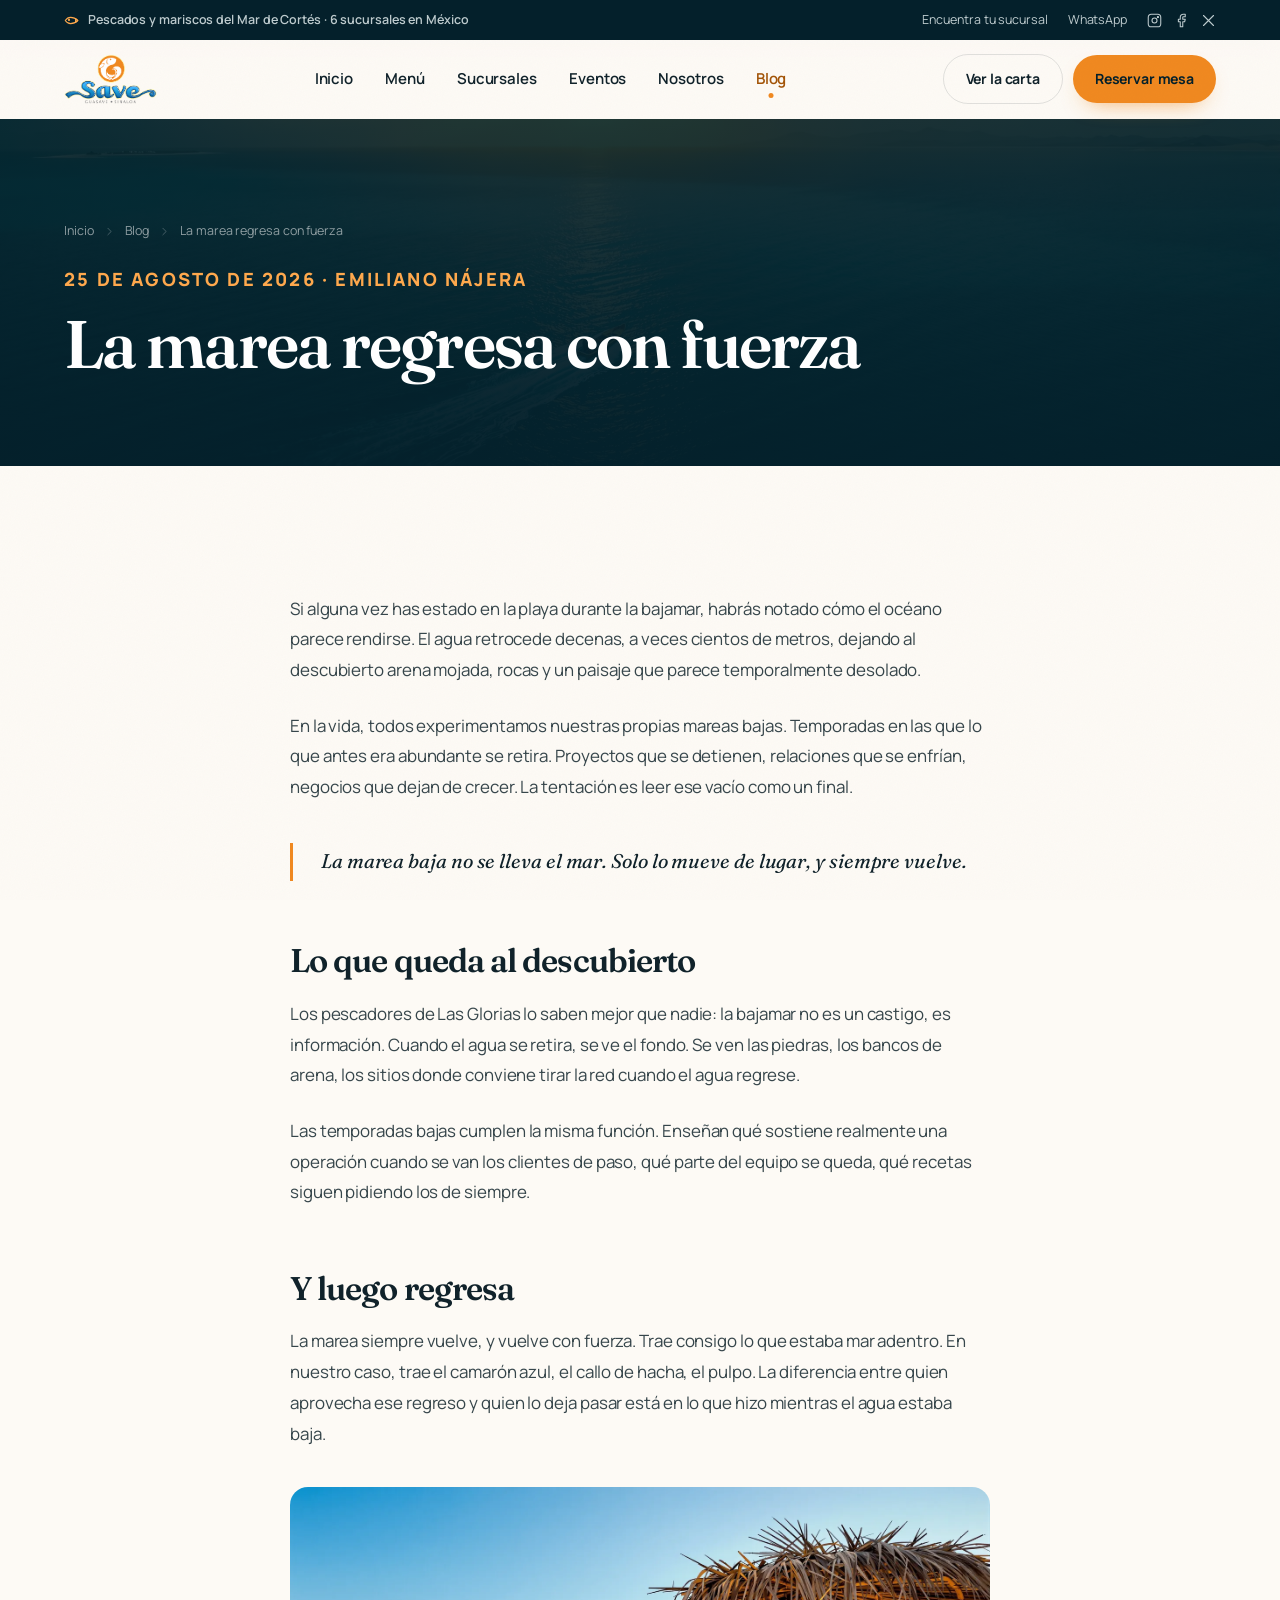
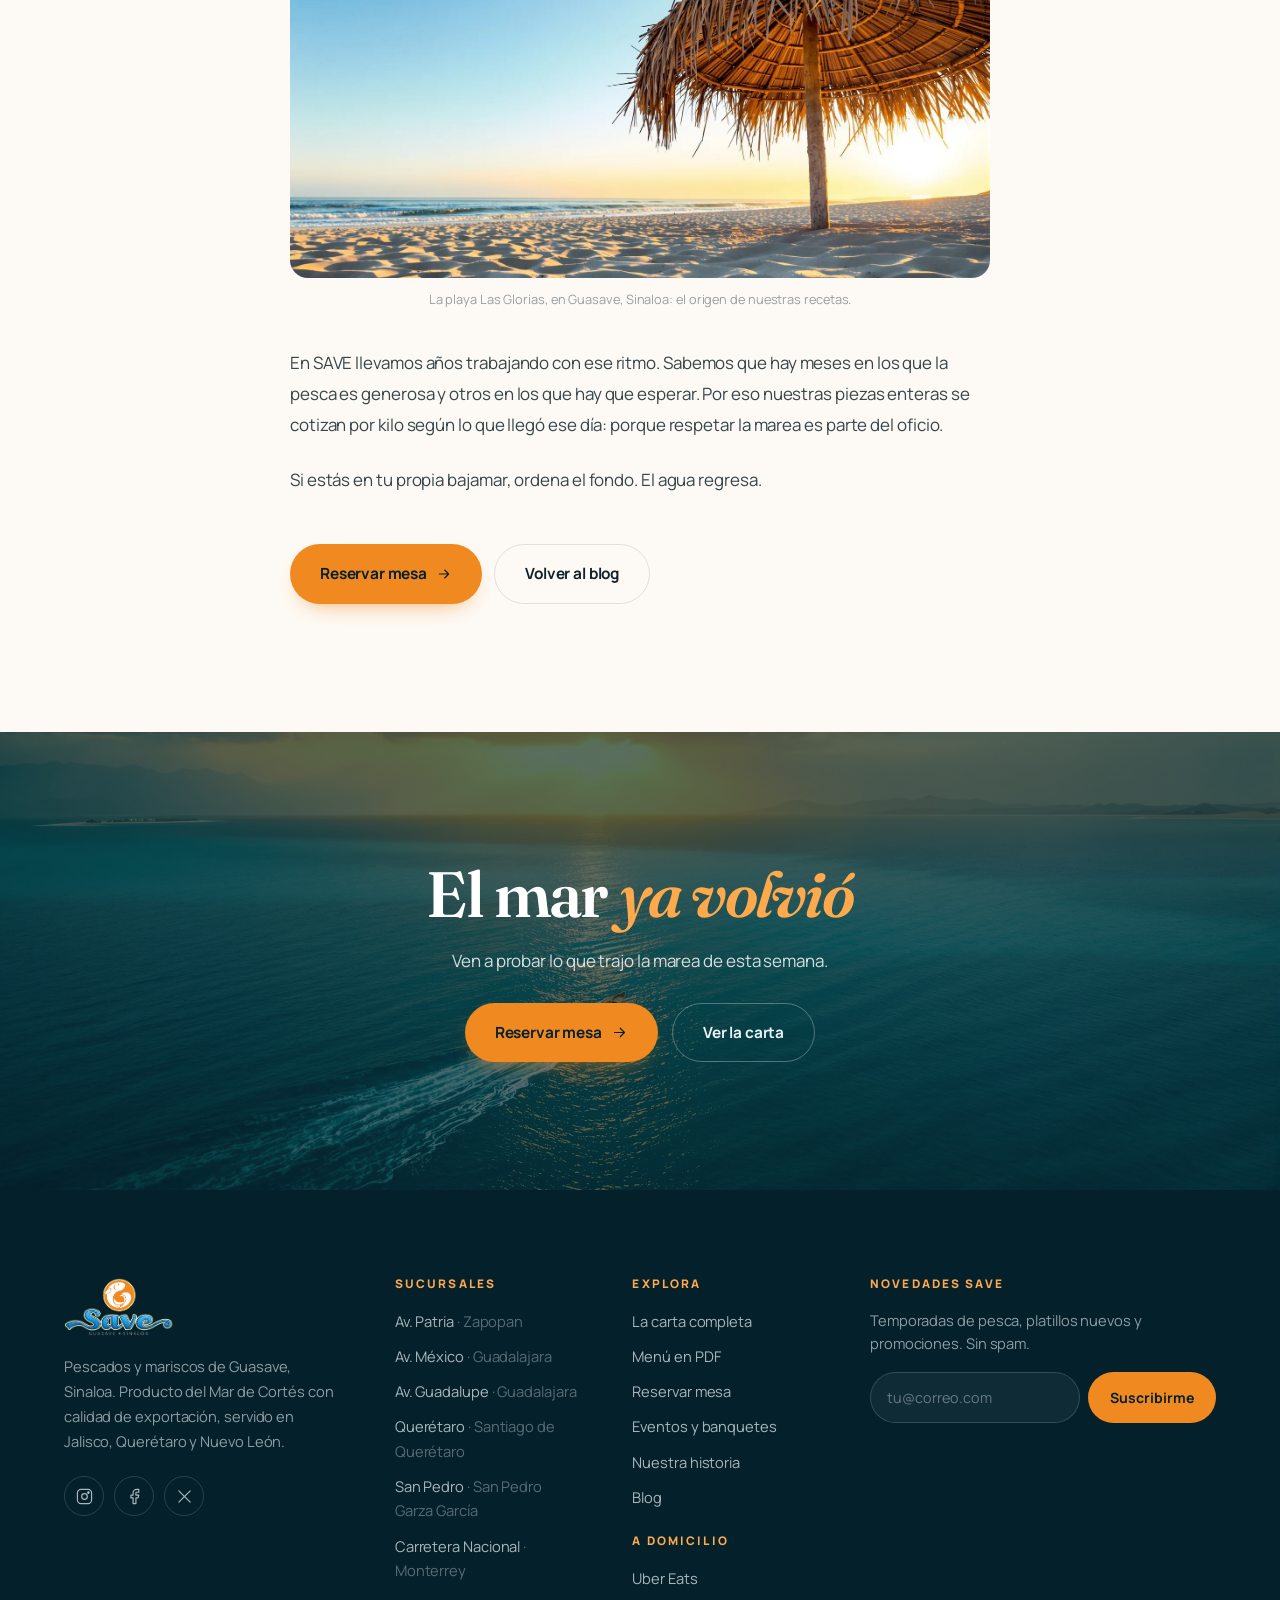
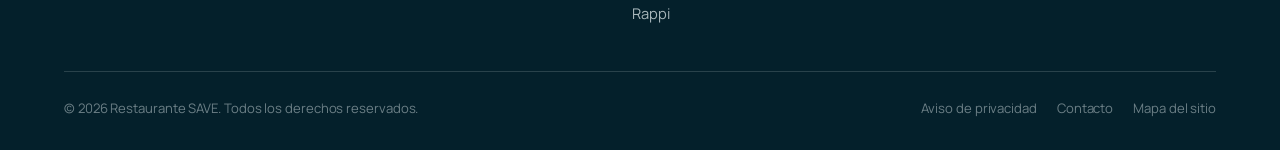
<file: blog-la-marea-regresa-con-fuerza.html>
<!DOCTYPE html>
<html lang="es-MX">
<head>
  <meta charset="utf-8">
  <meta name="viewport" content="width=device-width,initial-scale=1">
  <title>La marea regresa con fuerza | Blog de Restaurante SAVE</title>
  <meta name="description" content="Si alguna vez has estado en la playa durante la bajamar, habrás notado cómo el océano parece rendirse. Lo que viene después explica bastante sobre la vida.">
  <link rel="canonical" href="https://wearedatalab.github.io/restaurante-save/blog-la-marea-regresa-con-fuerza.html">
  <meta name="robots" content="index,follow,max-image-preview:large,max-snippet:-1,max-video-preview:-1">
  <meta name="author" content="Restaurante SAVE">
  <meta name="geo.region" content="MX-JAL">
  <meta name="geo.placename" content="Guadalajara, Zapopan, Querétaro, Monterrey, San Pedro Garza García">
  <meta name="theme-color" content="#04202B">

  <meta property="og:type" content="article">
  <meta property="og:site_name" content="Restaurante SAVE">
  <meta property="og:locale" content="es_MX">
  <meta property="og:title" content="La marea regresa con fuerza | Blog de Restaurante SAVE">
  <meta property="og:description" content="Si alguna vez has estado en la playa durante la bajamar, habrás notado cómo el océano parece rendirse. Lo que viene después explica bastante sobre la vida.">
  <meta property="og:url" content="https://wearedatalab.github.io/restaurante-save/blog-la-marea-regresa-con-fuerza.html">
  <meta property="og:image" content="https://wearedatalab.github.io/restaurante-save/img/og-save.jpg">
  <meta property="og:image:width" content="1200">
  <meta property="og:image:height" content="630">
  <meta property="og:image:alt" content="Mesa de pescados y mariscos de Restaurante SAVE">
  <meta name="twitter:card" content="summary_large_image">
  <meta name="twitter:site" content="@savedemar">
  <meta name="twitter:title" content="La marea regresa con fuerza | Blog de Restaurante SAVE">
  <meta name="twitter:description" content="Si alguna vez has estado en la playa durante la bajamar, habrás notado cómo el océano parece rendirse. Lo que viene después explica bastante sobre la vida.">
  <meta name="twitter:image" content="https://wearedatalab.github.io/restaurante-save/img/og-save.jpg">

  <link rel="icon" href="img/favicon.svg" type="image/svg+xml">
  <link rel="apple-touch-icon" href="img/logoinicio.png">
  <link rel="manifest" href="site.webmanifest">

  <link rel="preconnect" href="https://fonts.googleapis.com">
  <link rel="preconnect" href="https://fonts.gstatic.com" crossorigin>
  <link rel="stylesheet" href="https://fonts.googleapis.com/css2?family=Fraunces:ital,opsz,wght@0,9..144,400..700;1,9..144,400..700&family=Manrope:wght@400;500;600;700;800&display=swap">
  <link rel="stylesheet" href="css/save.css">
  <script type="application/ld+json">{"@context":"https://schema.org","@graph":[{"@type":"Organization","@id":"https://wearedatalab.github.io/restaurante-save/#organizacion","name":"Restaurante SAVE","alternateName":"SAVE Restaurante","url":"https://wearedatalab.github.io/restaurante-save/","logo":{"@type":"ImageObject","url":"https://wearedatalab.github.io/restaurante-save/img/logoinicio.png","width":256,"height":130},"image":"https://wearedatalab.github.io/restaurante-save/img/og-save.jpg","description":"Restaurante de pescados y mariscos de estilo sinaloense, nombrado en honor a Guasave, Sinaloa. Producto del Mar de Cortés con calidad de exportación, en seis sucursales de Jalisco, Querétaro y Nuevo León.","sameAs":["https://www.facebook.com/saveresta","https://www.instagram.com/saverestaurant/","https://twitter.com/savedemar"],"areaServed":[{"@type":"State","name":"Jalisco"},{"@type":"State","name":"Querétaro"},{"@type":"State","name":"Nuevo León"}],"hasCredential":[{"@type":"EducationalOccupationalCredential","name":"Distintivo H","credentialCategory":"Certificación de manejo higiénico de alimentos (Secretaría de Turismo)"},{"@type":"EducationalOccupationalCredential","name":"Empresa Socialmente Responsable (ESR)"}]},{"@type":"WebSite","@id":"https://wearedatalab.github.io/restaurante-save/#sitio","url":"https://wearedatalab.github.io/restaurante-save/","name":"Restaurante SAVE","inLanguage":"es-MX","publisher":{"@id":"https://wearedatalab.github.io/restaurante-save/#organizacion"}},{"@type":"BreadcrumbList","itemListElement":[{"@type":"ListItem","position":1,"name":"Inicio"},{"@type":"ListItem","position":2,"name":"Blog","item":"https://wearedatalab.github.io/restaurante-save/blog.html"},{"@type":"ListItem","position":3,"name":"La marea regresa con fuerza","item":"https://wearedatalab.github.io/restaurante-save/blog-la-marea-regresa-con-fuerza.html"}]},{"@type":"BlogPosting","@id":"https://wearedatalab.github.io/restaurante-save/blog-la-marea-regresa-con-fuerza.html#post","headline":"La marea regresa con fuerza","url":"https://wearedatalab.github.io/restaurante-save/blog-la-marea-regresa-con-fuerza.html","datePublished":"2026-08-25","dateModified":"2026-08-25","inLanguage":"es-MX","author":{"@type":"Person","name":"Emiliano Nájera"},"publisher":{"@id":"https://wearedatalab.github.io/restaurante-save/#organizacion"},"image":"https://wearedatalab.github.io/restaurante-save/img/social/textura-agua.jpg","description":"Si alguna vez has estado en la playa durante la bajamar, habrás notado cómo el océano parece rendirse. Lo que viene después explica bastante sobre la vida.","mainEntityOfPage":{"@id":"https://wearedatalab.github.io/restaurante-save/blog-la-marea-regresa-con-fuerza.html"}}]}</script>
</head>
<body>
<a class="saltar" href="#principal">Saltar al contenido</a>
<div class="grano" aria-hidden="true"></div>

<div class="topbar">
  <div class="contenedor topbar__in">
    <p class="topbar__left"><svg width="15" height="15" viewBox="0 0 24 24" fill="none" stroke="currentColor" stroke-width="1.7" stroke-linecap="round" stroke-linejoin="round" aria-hidden="true"><path d="M2 12s3.5-5 8.5-5S19 9 22 12c-3 3-6.5 5-11.5 5S2 12 2 12z"/><circle cx="8" cy="11" r=".8" fill="currentColor"/><path d="M22 12l-3.5-3v6L22 12z"/></svg> <span>Pescados y mariscos del Mar de Cortés<span class="op"> · 6 sucursales en México</span></span></p>
    <div class="topbar__right">
      <a href="sucursales.html">Encuentra tu sucursal</a>
      <a href="https://wa.me/5213317362644?text=Hola,%20quisiera%20información%20sobre%20Restaurante%20SAVE." target="_blank" rel="noopener">WhatsApp</a>
      <div class="topbar__redes">
        <a href="https://www.instagram.com/saverestaurant/" target="_blank" rel="noopener" aria-label="Instagram de Restaurante SAVE"><svg width="15" height="15" viewBox="0 0 24 24" fill="none" stroke="currentColor" stroke-width="1.7" stroke-linecap="round" stroke-linejoin="round" aria-hidden="true"><rect x="2" y="2" width="20" height="20" rx="5"/><circle cx="12" cy="12" r="4"/><circle cx="17.5" cy="6.5" r="1" fill="currentColor"/></svg></a>
        <a href="https://www.facebook.com/saveresta" target="_blank" rel="noopener" aria-label="Facebook de Restaurante SAVE"><svg width="15" height="15" viewBox="0 0 24 24" fill="none" stroke="currentColor" stroke-width="1.7" stroke-linecap="round" stroke-linejoin="round" aria-hidden="true"><path d="M18 2h-3a5 5 0 0 0-5 5v3H7v4h3v8h4v-8h3l1-4h-4V7a1 1 0 0 1 1-1h3z"/></svg></a>
        <a href="https://twitter.com/savedemar" target="_blank" rel="noopener" aria-label="X (Twitter) de Restaurante SAVE"><svg width="15" height="15" viewBox="0 0 24 24" fill="none" stroke="currentColor" stroke-width="1.7" stroke-linecap="round" stroke-linejoin="round" aria-hidden="true"><path d="M4 4l16 16M20 4L4 20"/></svg></a>
      </div>
    </div>
  </div>
</div>

<header class="header">
  <div class="contenedor header__in">
    <a class="marca" href="index.html" aria-label="Restaurante SAVE, inicio">
      <img src="img/logoinicio.png" alt="Restaurante SAVE — Guasave, Sinaloa" width="256" height="130">
    </a>
    <nav class="nav" aria-label="Navegación principal"><a href="index.html">Inicio</a><a href="menu.html">Menú</a><a href="sucursales.html">Sucursales</a><a href="eventos.html">Eventos</a><a href="nosotros.html">Nosotros</a><a href="blog.html" aria-current="page">Blog</a></nav>
    <div class="header__cta">
      <a class="btn btn--linea btn--sm" href="menu.html">Ver la carta</a>
      <a class="btn btn--sm" href="reservar.html">Reservar mesa</a>
      <button class="hamb" type="button" aria-expanded="false" aria-controls="menu-movil" aria-label="Abrir menú">
        <span></span>
      </button>
    </div>
  </div>
</header>

<div class="menu-movil" id="menu-movil">
  <a class="mm" href="index.html">Inicio<em>01</em></a><a class="mm" href="menu.html">Menú<em>02</em></a><a class="mm" href="sucursales.html">Sucursales<em>03</em></a><a class="mm" href="eventos.html">Eventos<em>04</em></a><a class="mm" href="nosotros.html">Nosotros<em>05</em></a><a class="mm" href="blog.html" aria-current="page">Blog<em>06</em></a>
  <div class="menu-movil__pie">
    <a class="btn btn--full" href="reservar.html">Reservar mesa</a>
    <a class="btn btn--linea-claro btn--full" href="https://wa.me/5213317362644?text=Hola,%20quisiera%20información%20sobre%20Restaurante%20SAVE." target="_blank" rel="noopener">Escribir por WhatsApp</a>
  </div>
</div>
<main id="principal">
<header class="pagina-cab">
  <img class="fondo" src="img/w/hero-mar.webp" alt="" width="2400" height="1029" fetchpriority="high">
  <div class="contenedor pagina-cab__in">
    <nav class="migas" aria-label="Ruta de navegación"><a href="index.html">Inicio</a><svg width="13" height="13" viewBox="0 0 24 24" fill="none" stroke="currentColor" stroke-width="1.7" stroke-linecap="round" stroke-linejoin="round" aria-hidden="true"><path d="M9 6l6 6-6 6"/></svg><a href="blog.html">Blog</a><svg width="13" height="13" viewBox="0 0 24 24" fill="none" stroke="currentColor" stroke-width="1.7" stroke-linecap="round" stroke-linejoin="round" aria-hidden="true"><path d="M9 6l6 6-6 6"/></svg><span aria-current="page">La marea regresa con fuerza</span></nav>
    <p class="post__meta" style="color:var(--coral-claro);margin-bottom:14px">25 de agosto de 2026 · Emiliano Nájera</p>
    <h1>La marea regresa con fuerza</h1>
  </div>
</header>

<section class="seccion">
  <div class="contenedor">
    <article class="articulo rv">
      <p>Si alguna vez has estado en la playa durante la bajamar, habrás notado cómo el océano parece rendirse. El agua retrocede decenas, a veces cientos de metros, dejando al descubierto arena mojada, rocas y un paisaje que parece temporalmente desolado.</p>
      <p>En la vida, todos experimentamos nuestras propias mareas bajas. Temporadas en las que lo que antes era abundante se retira. Proyectos que se detienen, relaciones que se enfrían, negocios que dejan de crecer. La tentación es leer ese vacío como un final.</p>
      <blockquote>La marea baja no se lleva el mar. Solo lo mueve de lugar, y siempre vuelve.</blockquote>
      <h2>Lo que queda al descubierto</h2>
      <p>Los pescadores de Las Glorias lo saben mejor que nadie: la bajamar no es un castigo, es información. Cuando el agua se retira, se ve el fondo. Se ven las piedras, los bancos de arena, los sitios donde conviene tirar la red cuando el agua regrese.</p>
      <p>Las temporadas bajas cumplen la misma función. Enseñan qué sostiene realmente una operación cuando se van los clientes de paso, qué parte del equipo se queda, qué recetas siguen pidiendo los de siempre.</p>
      <h2>Y luego regresa</h2>
      <p>La marea siempre vuelve, y vuelve con fuerza. Trae consigo lo que estaba mar adentro. En nuestro caso, trae el camarón azul, el callo de hacha, el pulpo. La diferencia entre quien aprovecha ese regreso y quien lo deja pasar está en lo que hizo mientras el agua estaba baja.</p>
      <figure>
        <img src="img/w/playa-glorias.webp" alt="Palapa vacía en la playa Las Glorias, Guasave, Sinaloa, al atardecer" width="1600" height="893" loading="lazy">
        <figcaption>La playa Las Glorias, en Guasave, Sinaloa: el origen de nuestras recetas.</figcaption>
      </figure>
      <p>En SAVE llevamos años trabajando con ese ritmo. Sabemos que hay meses en los que la pesca es generosa y otros en los que hay que esperar. Por eso nuestras piezas enteras se cotizan por kilo según lo que llegó ese día: porque respetar la marea es parte del oficio.</p>
      <p>Si estás en tu propia bajamar, ordena el fondo. El agua regresa.</p>
    </article>

    <div style="max-width:70ch;margin:48px auto 0;display:flex;gap:12px;flex-wrap:wrap">
      <a class="btn" href="reservar.html">Reservar mesa <svg width="16" height="16" viewBox="0 0 24 24" fill="none" stroke="currentColor" stroke-width="1.7" stroke-linecap="round" stroke-linejoin="round" aria-hidden="true"><path d="M5 12h14M13 6l6 6-6 6"/></svg></a>
      <a class="btn btn--linea" href="blog.html">Volver al blog</a>
    </div>
  </div>
</section>

<section class="cta">
  <img src="img/w/hero-mar.webp" alt="" loading="lazy" width="1920" height="1072">
  <div class="contenedor cta__in">
    <h2 class="rv">El mar <em>ya volvió</em></h2>
    <p class="rv rv-d1">Ven a probar lo que trajo la marea de esta semana.</p>
    <div class="cta__acciones rv rv-d2">
      <a class="btn" href="reservar.html">Reservar mesa <svg width="17" height="17" viewBox="0 0 24 24" fill="none" stroke="currentColor" stroke-width="1.7" stroke-linecap="round" stroke-linejoin="round" aria-hidden="true"><path d="M5 12h14M13 6l6 6-6 6"/></svg></a>
      <a class="btn btn--linea-claro" href="menu.html">Ver la carta</a>
    </div>
  </div>
</section>

</main>
<footer class="footer">
  <div class="contenedor">
    <div class="footer__top">
      <div>
        <img class="logo" src="img/logoinicio.png" alt="Restaurante SAVE" width="256" height="130" loading="lazy">
        <p class="footer__desc">Pescados y mariscos de Guasave, Sinaloa. Producto del Mar de Cortés con calidad de exportación, servido en Jalisco, Querétaro y Nuevo León.</p>
        <div class="footer__redes">
          <a href="https://www.instagram.com/saverestaurant/" target="_blank" rel="noopener" aria-label="Instagram"><svg width="17" height="17" viewBox="0 0 24 24" fill="none" stroke="currentColor" stroke-width="1.7" stroke-linecap="round" stroke-linejoin="round" aria-hidden="true"><rect x="2" y="2" width="20" height="20" rx="5"/><circle cx="12" cy="12" r="4"/><circle cx="17.5" cy="6.5" r="1" fill="currentColor"/></svg></a>
          <a href="https://www.facebook.com/saveresta" target="_blank" rel="noopener" aria-label="Facebook"><svg width="17" height="17" viewBox="0 0 24 24" fill="none" stroke="currentColor" stroke-width="1.7" stroke-linecap="round" stroke-linejoin="round" aria-hidden="true"><path d="M18 2h-3a5 5 0 0 0-5 5v3H7v4h3v8h4v-8h3l1-4h-4V7a1 1 0 0 1 1-1h3z"/></svg></a>
          <a href="https://twitter.com/savedemar" target="_blank" rel="noopener" aria-label="X (Twitter)"><svg width="17" height="17" viewBox="0 0 24 24" fill="none" stroke="currentColor" stroke-width="1.7" stroke-linecap="round" stroke-linejoin="round" aria-hidden="true"><path d="M4 4l16 16M20 4L4 20"/></svg></a>
        </div>
      </div>
      <div>
        <h3>Sucursales</h3>
        <ul><li><a href="sucursales.html#av-patria">Av. Patria <span style="opacity:.5">· Zapopan</span></a></li><li><a href="sucursales.html#av-mexico">Av. México <span style="opacity:.5">· Guadalajara</span></a></li><li><a href="sucursales.html#av-guadalupe">Av. Guadalupe <span style="opacity:.5">· Guadalajara</span></a></li><li><a href="sucursales.html#queretaro">Querétaro <span style="opacity:.5">· Santiago de Querétaro</span></a></li><li><a href="sucursales.html#san-pedro">San Pedro <span style="opacity:.5">· San Pedro Garza García</span></a></li><li><a href="sucursales.html#carretera-nacional">Carretera Nacional <span style="opacity:.5">· Monterrey</span></a></li></ul>
      </div>
      <div>
        <h3>Explora</h3>
        <ul>
          <li><a href="menu.html">La carta completa</a></li>
          <li><a href="https://restaurante-save.mx/wp-content/uploads/2020/12/MenuSaveWeb.pdf" target="_blank" rel="noopener">Menú en PDF</a></li>
          <li><a href="reservar.html">Reservar mesa</a></li>
          <li><a href="eventos.html">Eventos y banquetes</a></li>
          <li><a href="nosotros.html">Nuestra historia</a></li>
          <li><a href="blog.html">Blog</a></li>
        </ul>
        <h3 style="margin-top:26px">A domicilio</h3>
        <ul><li><a href="https://www.ubereats.com/mx/search?q=Restaurante%20Save" target="_blank" rel="noopener">Uber Eats</a></li><li><a href="https://www.rappi.com.mx/restaurantes/busqueda?q=Restaurante%20Save" target="_blank" rel="noopener">Rappi</a></li></ul>
      </div>
      <div>
        <h3>Novedades SAVE</h3>
        <p style="color:rgba(232,241,243,.6);line-height:1.6">Temporadas de pesca, platillos nuevos y promociones. Sin spam.</p>
        <form class="news" novalidate>
          <label class="solo-lectores" for="news-mail">Correo electrónico</label>
          <input id="news-mail" type="email" name="email" placeholder="tu@correo.com" required autocomplete="email">
          <button type="submit">Suscribirme</button>
        </form>
        <p class="news__ok">¡Listo! Te escribiremos pronto.</p>
      </div>
    </div>
    <div class="footer__bajo">
      <p>© <span data-anio>2026</span> Restaurante SAVE. Todos los derechos reservados.</p>
      <nav aria-label="Enlaces legales">
        <a href="aviso-de-privacidad.html">Aviso de privacidad</a>
        <a href="sucursales.html">Contacto</a>
        <a href="sitemap.xml">Mapa del sitio</a>
      </nav>
    </div>
  </div>
</footer>
<script src="js/save.js" defer></script>
</body>
</html>
</file>
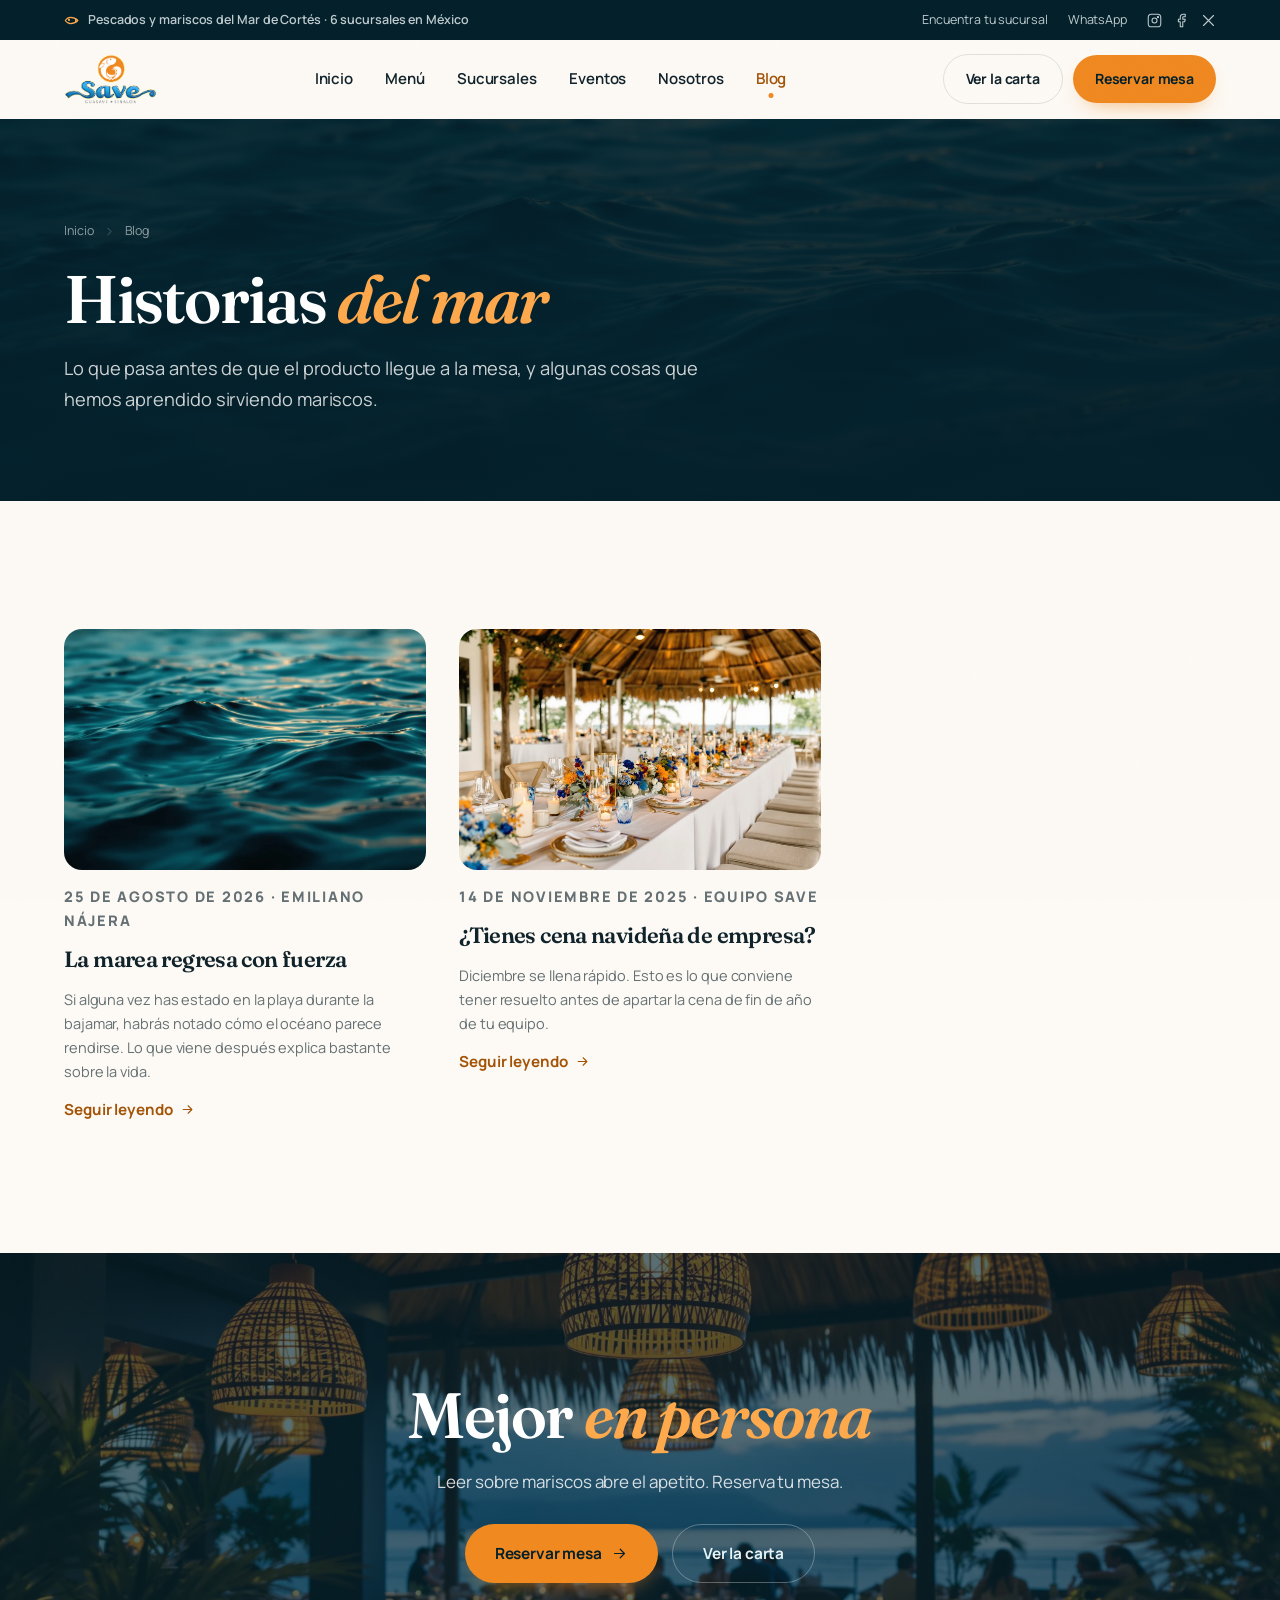
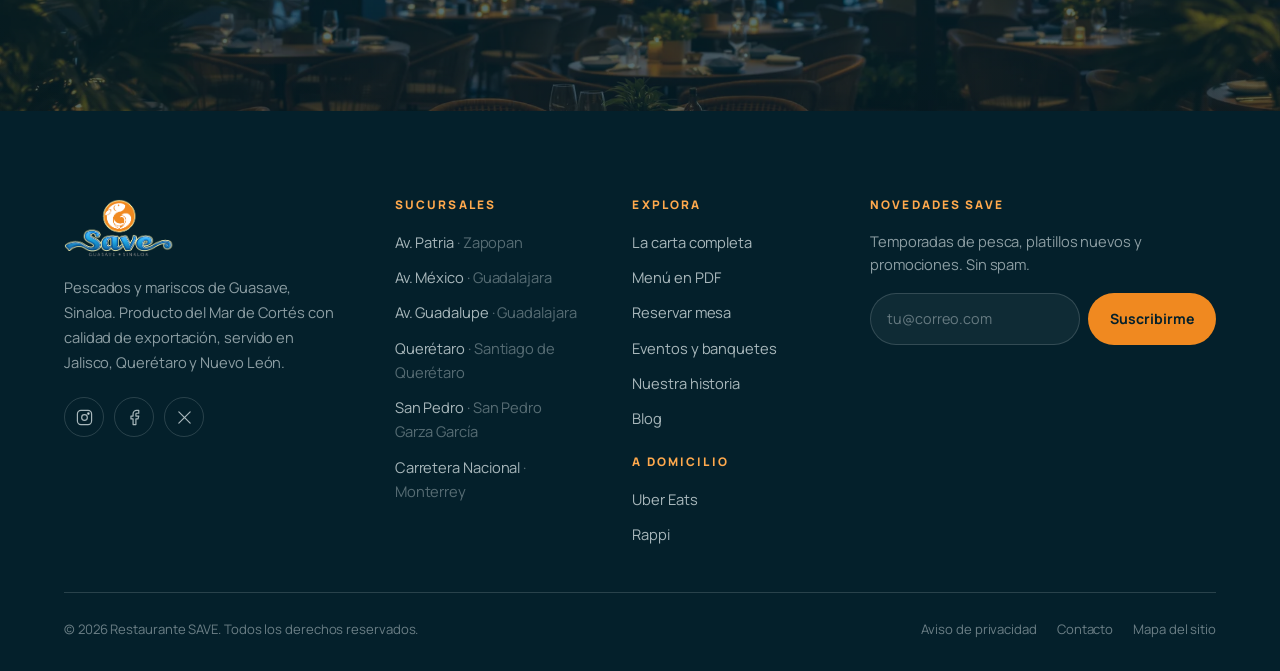
<file: blog.html>
<!DOCTYPE html>
<html lang="es-MX">
<head>
  <meta charset="utf-8">
  <meta name="viewport" content="width=device-width,initial-scale=1">
  <title>Blog | Restaurante SAVE</title>
  <meta name="description" content="Historias del mar, temporadas de pesca y consejos para organizar comidas de grupo. El blog de Restaurante SAVE.">
  <link rel="canonical" href="https://wearedatalab.github.io/restaurante-save/blog.html">
  <meta name="robots" content="index,follow,max-image-preview:large,max-snippet:-1,max-video-preview:-1">
  <meta name="author" content="Restaurante SAVE">
  <meta name="geo.region" content="MX-JAL">
  <meta name="geo.placename" content="Guadalajara, Zapopan, Querétaro, Monterrey, San Pedro Garza García">
  <meta name="theme-color" content="#04202B">

  <meta property="og:type" content="website">
  <meta property="og:site_name" content="Restaurante SAVE">
  <meta property="og:locale" content="es_MX">
  <meta property="og:title" content="Blog | Restaurante SAVE">
  <meta property="og:description" content="Historias del mar, temporadas de pesca y consejos para organizar comidas de grupo. El blog de Restaurante SAVE.">
  <meta property="og:url" content="https://wearedatalab.github.io/restaurante-save/blog.html">
  <meta property="og:image" content="https://wearedatalab.github.io/restaurante-save/img/og-save.jpg">
  <meta property="og:image:width" content="1200">
  <meta property="og:image:height" content="630">
  <meta property="og:image:alt" content="Mesa de pescados y mariscos de Restaurante SAVE">
  <meta name="twitter:card" content="summary_large_image">
  <meta name="twitter:site" content="@savedemar">
  <meta name="twitter:title" content="Blog | Restaurante SAVE">
  <meta name="twitter:description" content="Historias del mar, temporadas de pesca y consejos para organizar comidas de grupo. El blog de Restaurante SAVE.">
  <meta name="twitter:image" content="https://wearedatalab.github.io/restaurante-save/img/og-save.jpg">

  <link rel="icon" href="img/favicon.svg" type="image/svg+xml">
  <link rel="apple-touch-icon" href="img/logoinicio.png">
  <link rel="manifest" href="site.webmanifest">

  <link rel="preconnect" href="https://fonts.googleapis.com">
  <link rel="preconnect" href="https://fonts.gstatic.com" crossorigin>
  <link rel="stylesheet" href="https://fonts.googleapis.com/css2?family=Fraunces:ital,opsz,wght@0,9..144,400..700;1,9..144,400..700&family=Manrope:wght@400;500;600;700;800&display=swap">
  <link rel="stylesheet" href="css/save.css">
  <script type="application/ld+json">{"@context":"https://schema.org","@graph":[{"@type":"Organization","@id":"https://wearedatalab.github.io/restaurante-save/#organizacion","name":"Restaurante SAVE","alternateName":"SAVE Restaurante","url":"https://wearedatalab.github.io/restaurante-save/","logo":{"@type":"ImageObject","url":"https://wearedatalab.github.io/restaurante-save/img/logoinicio.png","width":256,"height":130},"image":"https://wearedatalab.github.io/restaurante-save/img/og-save.jpg","description":"Restaurante de pescados y mariscos de estilo sinaloense, nombrado en honor a Guasave, Sinaloa. Producto del Mar de Cortés con calidad de exportación, en seis sucursales de Jalisco, Querétaro y Nuevo León.","sameAs":["https://www.facebook.com/saveresta","https://www.instagram.com/saverestaurant/","https://twitter.com/savedemar"],"areaServed":[{"@type":"State","name":"Jalisco"},{"@type":"State","name":"Querétaro"},{"@type":"State","name":"Nuevo León"}],"hasCredential":[{"@type":"EducationalOccupationalCredential","name":"Distintivo H","credentialCategory":"Certificación de manejo higiénico de alimentos (Secretaría de Turismo)"},{"@type":"EducationalOccupationalCredential","name":"Empresa Socialmente Responsable (ESR)"}]},{"@type":"WebSite","@id":"https://wearedatalab.github.io/restaurante-save/#sitio","url":"https://wearedatalab.github.io/restaurante-save/","name":"Restaurante SAVE","inLanguage":"es-MX","publisher":{"@id":"https://wearedatalab.github.io/restaurante-save/#organizacion"}},{"@type":"BreadcrumbList","itemListElement":[{"@type":"ListItem","position":1,"name":"Inicio"},{"@type":"ListItem","position":2,"name":"Blog","item":"https://wearedatalab.github.io/restaurante-save/blog.html"}]},{"@type":"Blog","@id":"https://wearedatalab.github.io/restaurante-save/blog.html#blog","url":"https://wearedatalab.github.io/restaurante-save/blog.html","name":"Blog de Restaurante SAVE","inLanguage":"es-MX","publisher":{"@id":"https://wearedatalab.github.io/restaurante-save/#organizacion"},"blogPost":[{"@type":"BlogPosting","headline":"La marea regresa con fuerza","url":"https://wearedatalab.github.io/restaurante-save/blog-la-marea-regresa-con-fuerza.html","datePublished":"2026-08-25","author":{"@type":"Person","name":"Emiliano Nájera"}},{"@type":"BlogPosting","headline":"¿Tienes cena navideña de empresa?","url":"https://wearedatalab.github.io/restaurante-save/blog-cena-navidena-de-empresa.html","datePublished":"2025-11-14","author":{"@type":"Person","name":"Equipo SAVE"}}]}]}</script>
</head>
<body>
<a class="saltar" href="#principal">Saltar al contenido</a>
<div class="grano" aria-hidden="true"></div>

<div class="topbar">
  <div class="contenedor topbar__in">
    <p class="topbar__left"><svg width="15" height="15" viewBox="0 0 24 24" fill="none" stroke="currentColor" stroke-width="1.7" stroke-linecap="round" stroke-linejoin="round" aria-hidden="true"><path d="M2 12s3.5-5 8.5-5S19 9 22 12c-3 3-6.5 5-11.5 5S2 12 2 12z"/><circle cx="8" cy="11" r=".8" fill="currentColor"/><path d="M22 12l-3.5-3v6L22 12z"/></svg> <span>Pescados y mariscos del Mar de Cortés<span class="op"> · 6 sucursales en México</span></span></p>
    <div class="topbar__right">
      <a href="sucursales.html">Encuentra tu sucursal</a>
      <a href="https://wa.me/5213317362644?text=Hola,%20quisiera%20información%20sobre%20Restaurante%20SAVE." target="_blank" rel="noopener">WhatsApp</a>
      <div class="topbar__redes">
        <a href="https://www.instagram.com/saverestaurant/" target="_blank" rel="noopener" aria-label="Instagram de Restaurante SAVE"><svg width="15" height="15" viewBox="0 0 24 24" fill="none" stroke="currentColor" stroke-width="1.7" stroke-linecap="round" stroke-linejoin="round" aria-hidden="true"><rect x="2" y="2" width="20" height="20" rx="5"/><circle cx="12" cy="12" r="4"/><circle cx="17.5" cy="6.5" r="1" fill="currentColor"/></svg></a>
        <a href="https://www.facebook.com/saveresta" target="_blank" rel="noopener" aria-label="Facebook de Restaurante SAVE"><svg width="15" height="15" viewBox="0 0 24 24" fill="none" stroke="currentColor" stroke-width="1.7" stroke-linecap="round" stroke-linejoin="round" aria-hidden="true"><path d="M18 2h-3a5 5 0 0 0-5 5v3H7v4h3v8h4v-8h3l1-4h-4V7a1 1 0 0 1 1-1h3z"/></svg></a>
        <a href="https://twitter.com/savedemar" target="_blank" rel="noopener" aria-label="X (Twitter) de Restaurante SAVE"><svg width="15" height="15" viewBox="0 0 24 24" fill="none" stroke="currentColor" stroke-width="1.7" stroke-linecap="round" stroke-linejoin="round" aria-hidden="true"><path d="M4 4l16 16M20 4L4 20"/></svg></a>
      </div>
    </div>
  </div>
</div>

<header class="header">
  <div class="contenedor header__in">
    <a class="marca" href="index.html" aria-label="Restaurante SAVE, inicio">
      <img src="img/logoinicio.png" alt="Restaurante SAVE — Guasave, Sinaloa" width="256" height="130">
    </a>
    <nav class="nav" aria-label="Navegación principal"><a href="index.html">Inicio</a><a href="menu.html">Menú</a><a href="sucursales.html">Sucursales</a><a href="eventos.html">Eventos</a><a href="nosotros.html">Nosotros</a><a href="blog.html" aria-current="page">Blog</a></nav>
    <div class="header__cta">
      <a class="btn btn--linea btn--sm" href="menu.html">Ver la carta</a>
      <a class="btn btn--sm" href="reservar.html">Reservar mesa</a>
      <button class="hamb" type="button" aria-expanded="false" aria-controls="menu-movil" aria-label="Abrir menú">
        <span></span>
      </button>
    </div>
  </div>
</header>

<div class="menu-movil" id="menu-movil">
  <a class="mm" href="index.html">Inicio<em>01</em></a><a class="mm" href="menu.html">Menú<em>02</em></a><a class="mm" href="sucursales.html">Sucursales<em>03</em></a><a class="mm" href="eventos.html">Eventos<em>04</em></a><a class="mm" href="nosotros.html">Nosotros<em>05</em></a><a class="mm" href="blog.html" aria-current="page">Blog<em>06</em></a>
  <div class="menu-movil__pie">
    <a class="btn btn--full" href="reservar.html">Reservar mesa</a>
    <a class="btn btn--linea-claro btn--full" href="https://wa.me/5213317362644?text=Hola,%20quisiera%20información%20sobre%20Restaurante%20SAVE." target="_blank" rel="noopener">Escribir por WhatsApp</a>
  </div>
</div>
<main id="principal">
<header class="pagina-cab">
  <img class="fondo" src="img/w/textura-agua.webp" alt="" width="1920" height="823">
  <div class="contenedor pagina-cab__in">
    <nav class="migas" aria-label="Ruta de navegación"><a href="index.html">Inicio</a><svg width="13" height="13" viewBox="0 0 24 24" fill="none" stroke="currentColor" stroke-width="1.7" stroke-linecap="round" stroke-linejoin="round" aria-hidden="true"><path d="M9 6l6 6-6 6"/></svg><span aria-current="page">Blog</span></nav>
    <h1>Historias <em>del mar</em></h1>
    <p>Lo que pasa antes de que el producto llegue a la mesa, y algunas cosas que hemos aprendido sirviendo mariscos.</p>
  </div>
</header>

<section class="seccion">
  <div class="contenedor">
    <div class="posts"><article class="post rv rv-d1">
      <a href="blog-la-marea-regresa-con-fuerza.html" class="post__img"><img src="img/w/textura-agua.webp" alt="La marea regresa con fuerza" width="1920" height="823" loading="lazy"></a>
      <p class="post__meta">25 de agosto de 2026 · Emiliano Nájera</p>
      <h2><a href="blog-la-marea-regresa-con-fuerza.html">La marea regresa con fuerza</a></h2>
      <p>Si alguna vez has estado en la playa durante la bajamar, habrás notado cómo el océano parece rendirse. Lo que viene después explica bastante sobre la vida.</p>
      <p><a class="enlace" href="blog-la-marea-regresa-con-fuerza.html">Seguir leyendo <svg width="15" height="15" viewBox="0 0 24 24" fill="none" stroke="currentColor" stroke-width="1.7" stroke-linecap="round" stroke-linejoin="round" aria-hidden="true"><path d="M5 12h14M13 6l6 6-6 6"/></svg></a></p>
    </article><article class="post rv rv-d2">
      <a href="blog-cena-navidena-de-empresa.html" class="post__img"><img src="img/w/eventos.webp" alt="¿Tienes cena navideña de empresa?" width="1400" height="933" loading="lazy"></a>
      <p class="post__meta">14 de noviembre de 2025 · Equipo SAVE</p>
      <h2><a href="blog-cena-navidena-de-empresa.html">¿Tienes cena navideña de empresa?</a></h2>
      <p>Diciembre se llena rápido. Esto es lo que conviene tener resuelto antes de apartar la cena de fin de año de tu equipo.</p>
      <p><a class="enlace" href="blog-cena-navidena-de-empresa.html">Seguir leyendo <svg width="15" height="15" viewBox="0 0 24 24" fill="none" stroke="currentColor" stroke-width="1.7" stroke-linecap="round" stroke-linejoin="round" aria-hidden="true"><path d="M5 12h14M13 6l6 6-6 6"/></svg></a></p>
    </article></div>
  </div>
</section>

<section class="cta">
  <img src="img/w/hero-palapa.webp" alt="" loading="lazy" width="1920" height="1072">
  <div class="contenedor cta__in">
    <h2 class="rv">Mejor <em>en persona</em></h2>
    <p class="rv rv-d1">Leer sobre mariscos abre el apetito. Reserva tu mesa.</p>
    <div class="cta__acciones rv rv-d2">
      <a class="btn" href="reservar.html">Reservar mesa <svg width="17" height="17" viewBox="0 0 24 24" fill="none" stroke="currentColor" stroke-width="1.7" stroke-linecap="round" stroke-linejoin="round" aria-hidden="true"><path d="M5 12h14M13 6l6 6-6 6"/></svg></a>
      <a class="btn btn--linea-claro" href="menu.html">Ver la carta</a>
    </div>
  </div>
</section>

</main>
<footer class="footer">
  <div class="contenedor">
    <div class="footer__top">
      <div>
        <img class="logo" src="img/logoinicio.png" alt="Restaurante SAVE" width="256" height="130" loading="lazy">
        <p class="footer__desc">Pescados y mariscos de Guasave, Sinaloa. Producto del Mar de Cortés con calidad de exportación, servido en Jalisco, Querétaro y Nuevo León.</p>
        <div class="footer__redes">
          <a href="https://www.instagram.com/saverestaurant/" target="_blank" rel="noopener" aria-label="Instagram"><svg width="17" height="17" viewBox="0 0 24 24" fill="none" stroke="currentColor" stroke-width="1.7" stroke-linecap="round" stroke-linejoin="round" aria-hidden="true"><rect x="2" y="2" width="20" height="20" rx="5"/><circle cx="12" cy="12" r="4"/><circle cx="17.5" cy="6.5" r="1" fill="currentColor"/></svg></a>
          <a href="https://www.facebook.com/saveresta" target="_blank" rel="noopener" aria-label="Facebook"><svg width="17" height="17" viewBox="0 0 24 24" fill="none" stroke="currentColor" stroke-width="1.7" stroke-linecap="round" stroke-linejoin="round" aria-hidden="true"><path d="M18 2h-3a5 5 0 0 0-5 5v3H7v4h3v8h4v-8h3l1-4h-4V7a1 1 0 0 1 1-1h3z"/></svg></a>
          <a href="https://twitter.com/savedemar" target="_blank" rel="noopener" aria-label="X (Twitter)"><svg width="17" height="17" viewBox="0 0 24 24" fill="none" stroke="currentColor" stroke-width="1.7" stroke-linecap="round" stroke-linejoin="round" aria-hidden="true"><path d="M4 4l16 16M20 4L4 20"/></svg></a>
        </div>
      </div>
      <div>
        <h3>Sucursales</h3>
        <ul><li><a href="sucursales.html#av-patria">Av. Patria <span style="opacity:.5">· Zapopan</span></a></li><li><a href="sucursales.html#av-mexico">Av. México <span style="opacity:.5">· Guadalajara</span></a></li><li><a href="sucursales.html#av-guadalupe">Av. Guadalupe <span style="opacity:.5">· Guadalajara</span></a></li><li><a href="sucursales.html#queretaro">Querétaro <span style="opacity:.5">· Santiago de Querétaro</span></a></li><li><a href="sucursales.html#san-pedro">San Pedro <span style="opacity:.5">· San Pedro Garza García</span></a></li><li><a href="sucursales.html#carretera-nacional">Carretera Nacional <span style="opacity:.5">· Monterrey</span></a></li></ul>
      </div>
      <div>
        <h3>Explora</h3>
        <ul>
          <li><a href="menu.html">La carta completa</a></li>
          <li><a href="https://restaurante-save.mx/wp-content/uploads/2020/12/MenuSaveWeb.pdf" target="_blank" rel="noopener">Menú en PDF</a></li>
          <li><a href="reservar.html">Reservar mesa</a></li>
          <li><a href="eventos.html">Eventos y banquetes</a></li>
          <li><a href="nosotros.html">Nuestra historia</a></li>
          <li><a href="blog.html">Blog</a></li>
        </ul>
        <h3 style="margin-top:26px">A domicilio</h3>
        <ul><li><a href="https://www.ubereats.com/mx/search?q=Restaurante%20Save" target="_blank" rel="noopener">Uber Eats</a></li><li><a href="https://www.rappi.com.mx/restaurantes/busqueda?q=Restaurante%20Save" target="_blank" rel="noopener">Rappi</a></li></ul>
      </div>
      <div>
        <h3>Novedades SAVE</h3>
        <p style="color:rgba(232,241,243,.6);line-height:1.6">Temporadas de pesca, platillos nuevos y promociones. Sin spam.</p>
        <form class="news" novalidate>
          <label class="solo-lectores" for="news-mail">Correo electrónico</label>
          <input id="news-mail" type="email" name="email" placeholder="tu@correo.com" required autocomplete="email">
          <button type="submit">Suscribirme</button>
        </form>
        <p class="news__ok">¡Listo! Te escribiremos pronto.</p>
      </div>
    </div>
    <div class="footer__bajo">
      <p>© <span data-anio>2026</span> Restaurante SAVE. Todos los derechos reservados.</p>
      <nav aria-label="Enlaces legales">
        <a href="aviso-de-privacidad.html">Aviso de privacidad</a>
        <a href="sucursales.html">Contacto</a>
        <a href="sitemap.xml">Mapa del sitio</a>
      </nav>
    </div>
  </div>
</footer>
<script src="js/save.js" defer></script>
</body>
</html>
</file>
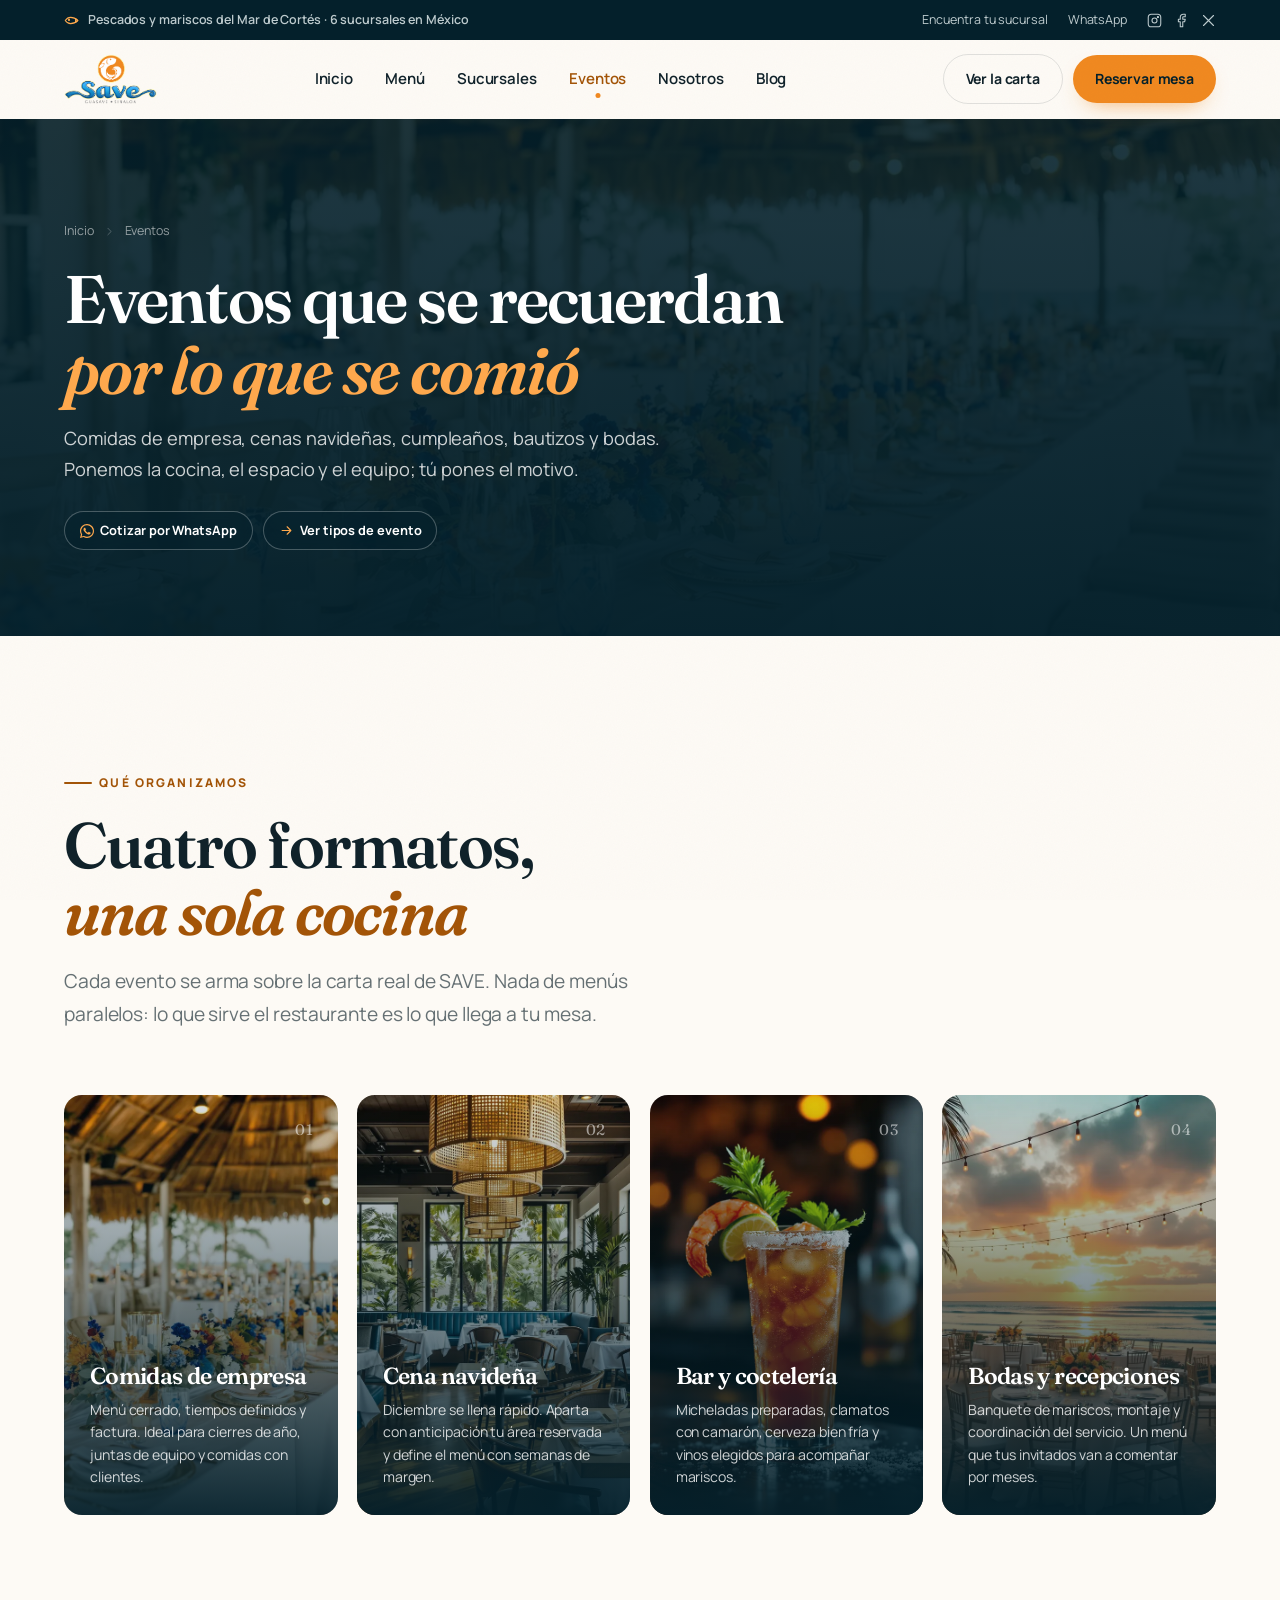
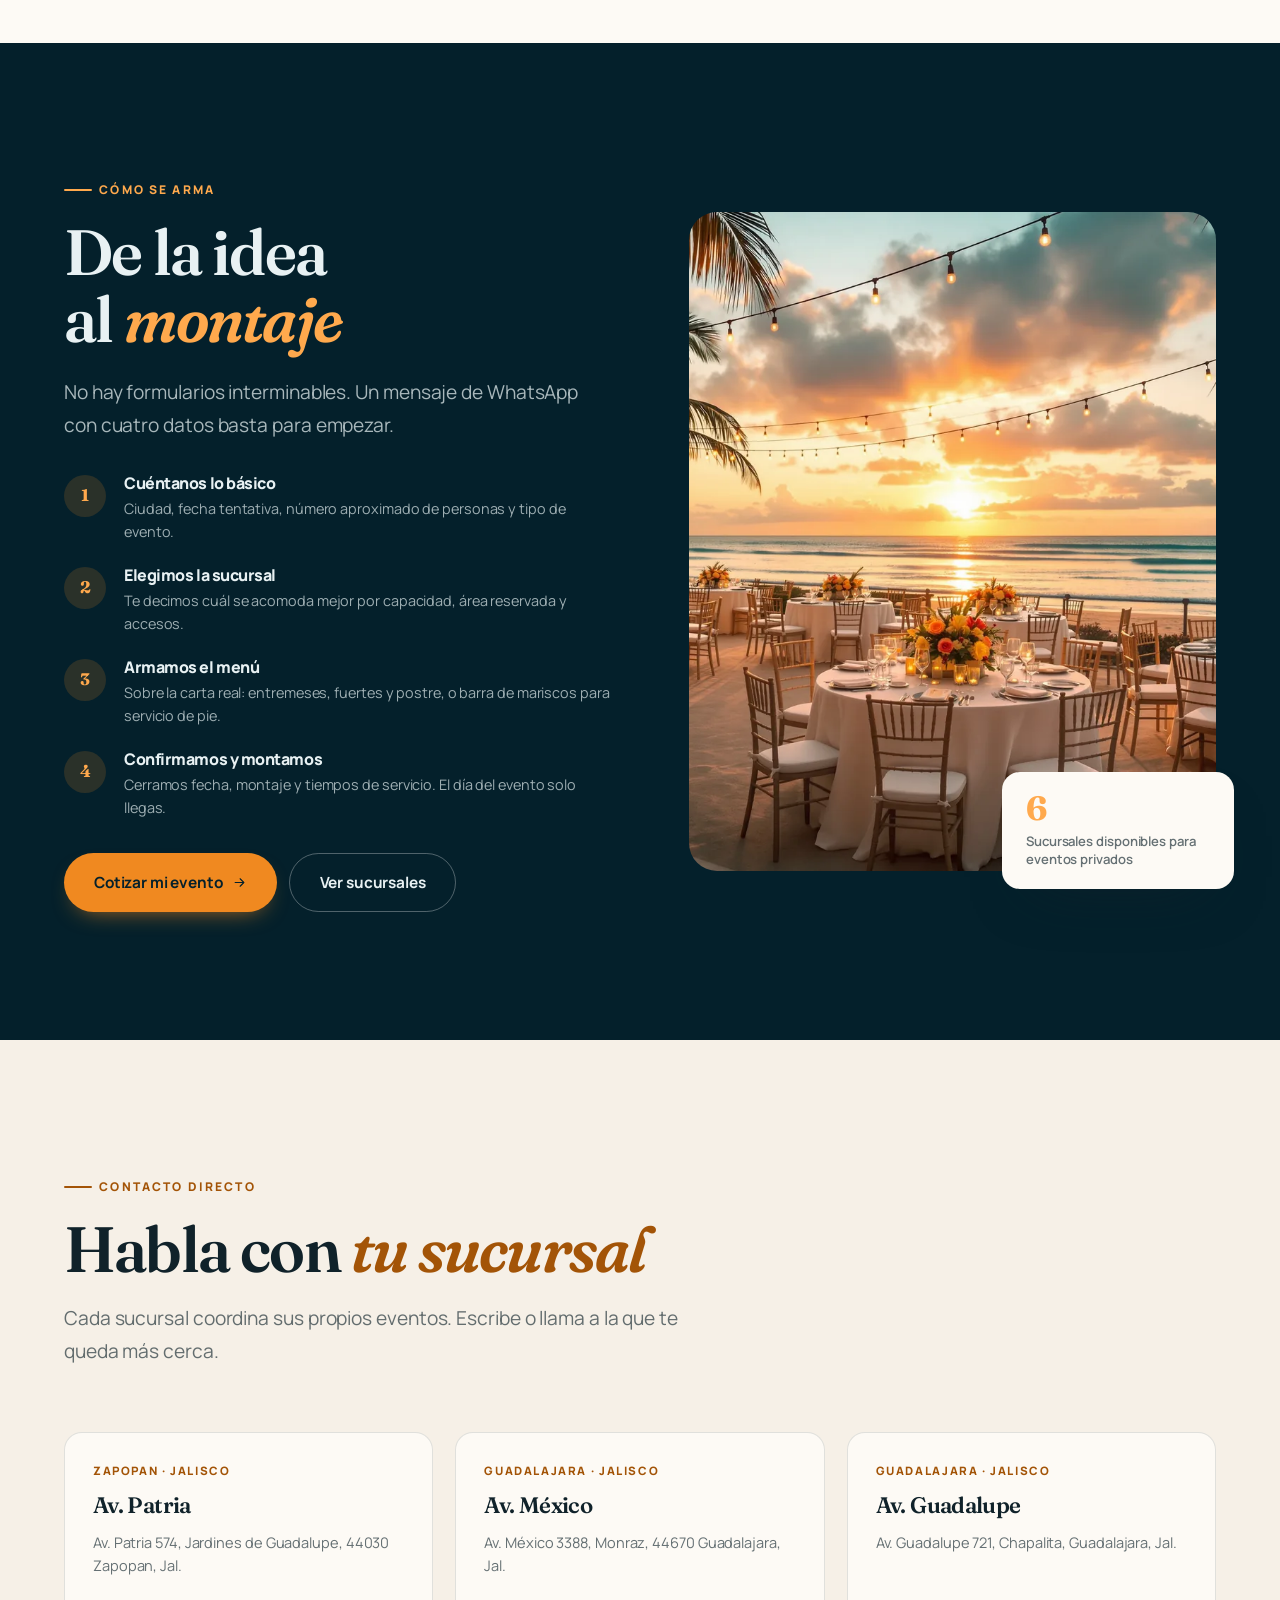
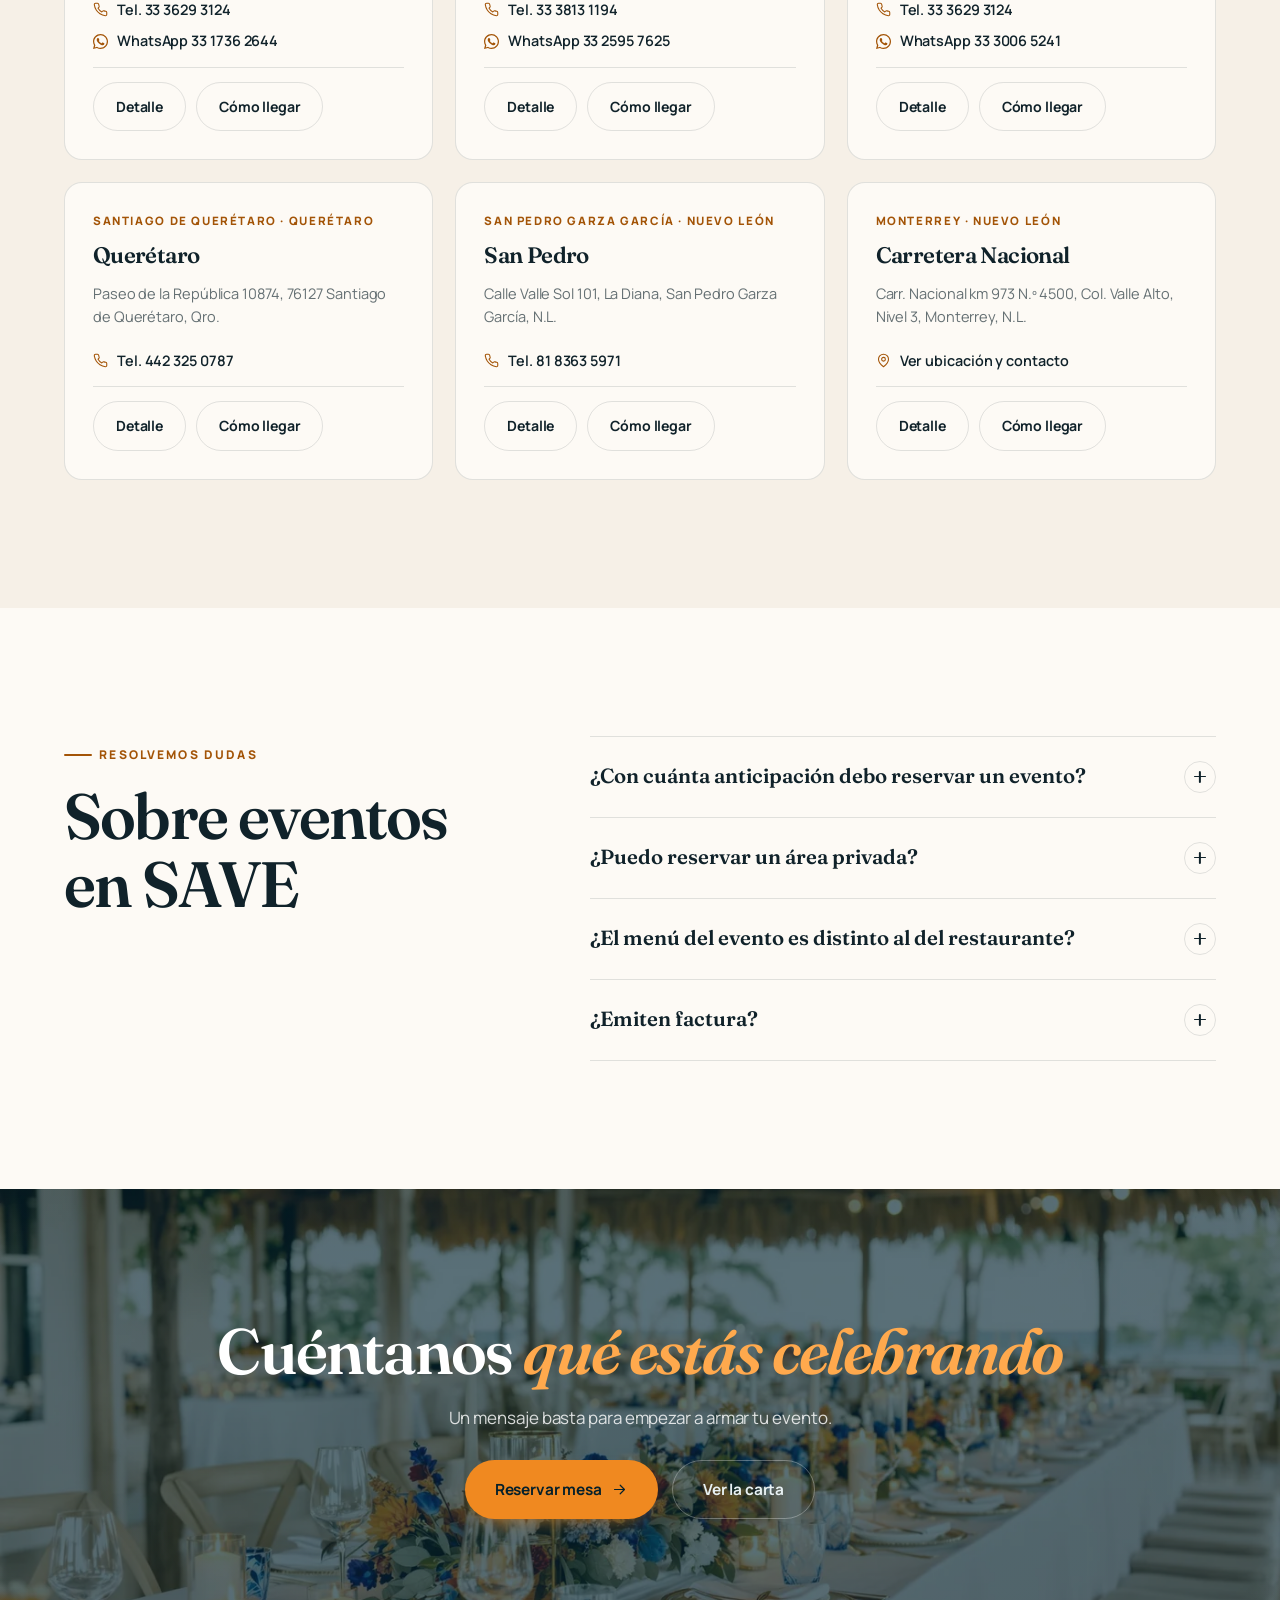
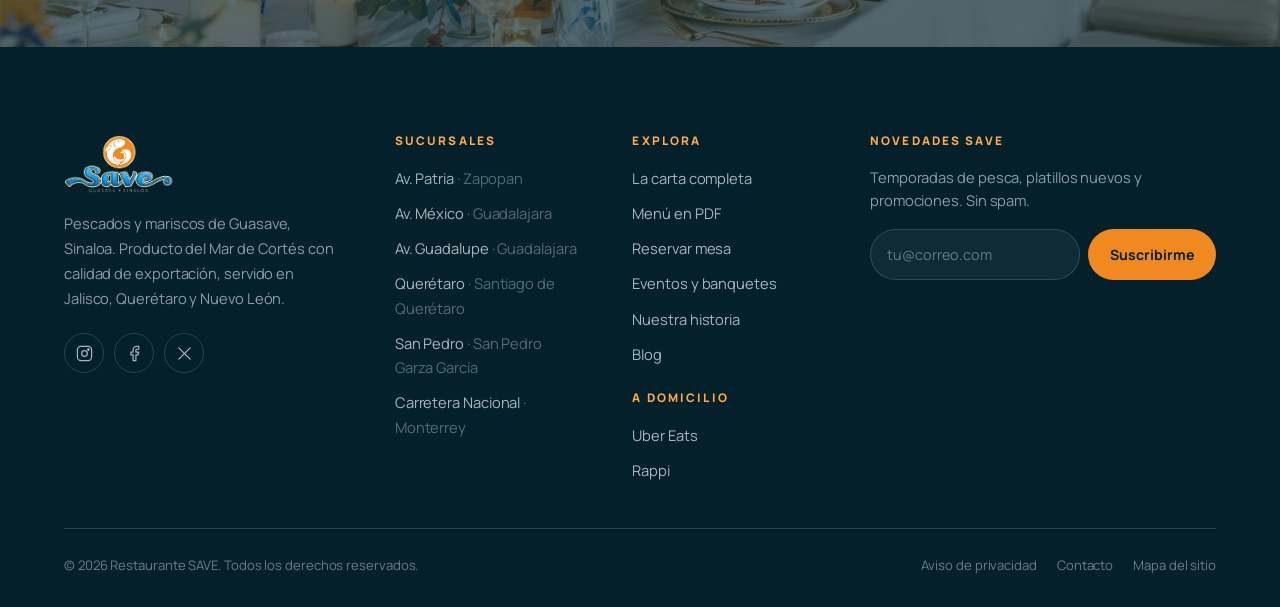
<file: eventos.html>
<!DOCTYPE html>
<html lang="es-MX">
<head>
  <meta charset="utf-8">
  <meta name="viewport" content="width=device-width,initial-scale=1">
  <title>Eventos y banquetes | Restaurante SAVE</title>
  <meta name="description" content="Comidas de empresa, cenas navideñas, celebraciones y bodas con menú de mariscos. Áreas reservadas en las 6 sucursales de SAVE.">
  <meta name="keywords" content="comida de empresa Guadalajara, cena navideña empresa, banquete de mariscos, boda mariscos, eventos privados restaurante">
  <link rel="canonical" href="https://wearedatalab.github.io/restaurante-save/eventos.html">
  <meta name="robots" content="index,follow,max-image-preview:large,max-snippet:-1,max-video-preview:-1">
  <meta name="author" content="Restaurante SAVE">
  <meta name="geo.region" content="MX-JAL">
  <meta name="geo.placename" content="Guadalajara, Zapopan, Querétaro, Monterrey, San Pedro Garza García">
  <meta name="theme-color" content="#04202B">

  <meta property="og:type" content="website">
  <meta property="og:site_name" content="Restaurante SAVE">
  <meta property="og:locale" content="es_MX">
  <meta property="og:title" content="Eventos y banquetes | Restaurante SAVE">
  <meta property="og:description" content="Comidas de empresa, cenas navideñas, celebraciones y bodas con menú de mariscos. Áreas reservadas en las 6 sucursales de SAVE.">
  <meta property="og:url" content="https://wearedatalab.github.io/restaurante-save/eventos.html">
  <meta property="og:image" content="https://wearedatalab.github.io/restaurante-save/img/og-save.jpg">
  <meta property="og:image:width" content="1200">
  <meta property="og:image:height" content="630">
  <meta property="og:image:alt" content="Mesa de pescados y mariscos de Restaurante SAVE">
  <meta name="twitter:card" content="summary_large_image">
  <meta name="twitter:site" content="@savedemar">
  <meta name="twitter:title" content="Eventos y banquetes | Restaurante SAVE">
  <meta name="twitter:description" content="Comidas de empresa, cenas navideñas, celebraciones y bodas con menú de mariscos. Áreas reservadas en las 6 sucursales de SAVE.">
  <meta name="twitter:image" content="https://wearedatalab.github.io/restaurante-save/img/og-save.jpg">

  <link rel="icon" href="img/favicon.svg" type="image/svg+xml">
  <link rel="apple-touch-icon" href="img/logoinicio.png">
  <link rel="manifest" href="site.webmanifest">

  <link rel="preconnect" href="https://fonts.googleapis.com">
  <link rel="preconnect" href="https://fonts.gstatic.com" crossorigin>
  <link rel="stylesheet" href="https://fonts.googleapis.com/css2?family=Fraunces:ital,opsz,wght@0,9..144,400..700;1,9..144,400..700&family=Manrope:wght@400;500;600;700;800&display=swap">
  <link rel="stylesheet" href="css/save.css">
  <script type="application/ld+json">{"@context":"https://schema.org","@graph":[{"@type":"Organization","@id":"https://wearedatalab.github.io/restaurante-save/#organizacion","name":"Restaurante SAVE","alternateName":"SAVE Restaurante","url":"https://wearedatalab.github.io/restaurante-save/","logo":{"@type":"ImageObject","url":"https://wearedatalab.github.io/restaurante-save/img/logoinicio.png","width":256,"height":130},"image":"https://wearedatalab.github.io/restaurante-save/img/og-save.jpg","description":"Restaurante de pescados y mariscos de estilo sinaloense, nombrado en honor a Guasave, Sinaloa. Producto del Mar de Cortés con calidad de exportación, en seis sucursales de Jalisco, Querétaro y Nuevo León.","sameAs":["https://www.facebook.com/saveresta","https://www.instagram.com/saverestaurant/","https://twitter.com/savedemar"],"areaServed":[{"@type":"State","name":"Jalisco"},{"@type":"State","name":"Querétaro"},{"@type":"State","name":"Nuevo León"}],"hasCredential":[{"@type":"EducationalOccupationalCredential","name":"Distintivo H","credentialCategory":"Certificación de manejo higiénico de alimentos (Secretaría de Turismo)"},{"@type":"EducationalOccupationalCredential","name":"Empresa Socialmente Responsable (ESR)"}]},{"@type":"WebSite","@id":"https://wearedatalab.github.io/restaurante-save/#sitio","url":"https://wearedatalab.github.io/restaurante-save/","name":"Restaurante SAVE","inLanguage":"es-MX","publisher":{"@id":"https://wearedatalab.github.io/restaurante-save/#organizacion"}},{"@type":"BreadcrumbList","itemListElement":[{"@type":"ListItem","position":1,"name":"Inicio"},{"@type":"ListItem","position":2,"name":"Eventos","item":"https://wearedatalab.github.io/restaurante-save/eventos.html"}]},{"@type":"WebPage","@id":"https://wearedatalab.github.io/restaurante-save/eventos.html#pagina","url":"https://wearedatalab.github.io/restaurante-save/eventos.html","name":"Eventos y banquetes en Restaurante SAVE","isPartOf":{"@id":"https://wearedatalab.github.io/restaurante-save/#sitio"},"inLanguage":"es-MX"},{"@type":"Service","name":"Eventos y banquetes en Restaurante SAVE","serviceType":"Banquetes y eventos privados","provider":{"@id":"https://wearedatalab.github.io/restaurante-save/#organizacion"},"areaServed":[{"@type":"City","name":"Guadalajara"},{"@type":"City","name":"Zapopan"},{"@type":"City","name":"Santiago de Querétaro"},{"@type":"City","name":"San Pedro Garza García"},{"@type":"City","name":"Monterrey"}],"hasOfferCatalog":{"@type":"OfferCatalog","name":"Tipos de evento","itemListElement":[{"@type":"Offer","itemOffered":{"@type":"Service","name":"Comidas y cenas de empresa"}},{"@type":"Offer","itemOffered":{"@type":"Service","name":"Cena navideña de empresa"}},{"@type":"Offer","itemOffered":{"@type":"Service","name":"Celebraciones familiares"}},{"@type":"Offer","itemOffered":{"@type":"Service","name":"Bodas y recepciones"}},{"@type":"Offer","itemOffered":{"@type":"Service","name":"Barra de bar y coctelería"}}]}},{"@type":"FAQPage","mainEntity":[{"@type":"Question","name":"¿SAVE organiza comidas de empresa?","acceptedAnswer":{"@type":"Answer","text":"Sí. Atendemos comidas y cenas de empresa con menú cerrado, áreas reservadas dentro del restaurante y facturación. Se recomienda apartar con anticipación en temporada alta (noviembre y diciembre)."}},{"@type":"Question","name":"¿Cuántas personas caben en un evento privado?","acceptedAnswer":{"@type":"Answer","text":"Depende de la sucursal y del montaje. Escríbenos por WhatsApp con la fecha, el número aproximado de personas y la ciudad, y te confirmamos qué sucursal se acomoda mejor."}},{"@type":"Question","name":"¿SAVE hace banquetes de boda?","acceptedAnswer":{"@type":"Answer","text":"Sí. Ofrecemos menú de banquete de mariscos, montaje y coordinación del servicio para recepciones de boda."}}]}]}</script>
</head>
<body>
<a class="saltar" href="#principal">Saltar al contenido</a>
<div class="grano" aria-hidden="true"></div>

<div class="topbar">
  <div class="contenedor topbar__in">
    <p class="topbar__left"><svg width="15" height="15" viewBox="0 0 24 24" fill="none" stroke="currentColor" stroke-width="1.7" stroke-linecap="round" stroke-linejoin="round" aria-hidden="true"><path d="M2 12s3.5-5 8.5-5S19 9 22 12c-3 3-6.5 5-11.5 5S2 12 2 12z"/><circle cx="8" cy="11" r=".8" fill="currentColor"/><path d="M22 12l-3.5-3v6L22 12z"/></svg> <span>Pescados y mariscos del Mar de Cortés<span class="op"> · 6 sucursales en México</span></span></p>
    <div class="topbar__right">
      <a href="sucursales.html">Encuentra tu sucursal</a>
      <a href="https://wa.me/5213317362644?text=Hola,%20quisiera%20información%20sobre%20Restaurante%20SAVE." target="_blank" rel="noopener">WhatsApp</a>
      <div class="topbar__redes">
        <a href="https://www.instagram.com/saverestaurant/" target="_blank" rel="noopener" aria-label="Instagram de Restaurante SAVE"><svg width="15" height="15" viewBox="0 0 24 24" fill="none" stroke="currentColor" stroke-width="1.7" stroke-linecap="round" stroke-linejoin="round" aria-hidden="true"><rect x="2" y="2" width="20" height="20" rx="5"/><circle cx="12" cy="12" r="4"/><circle cx="17.5" cy="6.5" r="1" fill="currentColor"/></svg></a>
        <a href="https://www.facebook.com/saveresta" target="_blank" rel="noopener" aria-label="Facebook de Restaurante SAVE"><svg width="15" height="15" viewBox="0 0 24 24" fill="none" stroke="currentColor" stroke-width="1.7" stroke-linecap="round" stroke-linejoin="round" aria-hidden="true"><path d="M18 2h-3a5 5 0 0 0-5 5v3H7v4h3v8h4v-8h3l1-4h-4V7a1 1 0 0 1 1-1h3z"/></svg></a>
        <a href="https://twitter.com/savedemar" target="_blank" rel="noopener" aria-label="X (Twitter) de Restaurante SAVE"><svg width="15" height="15" viewBox="0 0 24 24" fill="none" stroke="currentColor" stroke-width="1.7" stroke-linecap="round" stroke-linejoin="round" aria-hidden="true"><path d="M4 4l16 16M20 4L4 20"/></svg></a>
      </div>
    </div>
  </div>
</div>

<header class="header">
  <div class="contenedor header__in">
    <a class="marca" href="index.html" aria-label="Restaurante SAVE, inicio">
      <img src="img/logoinicio.png" alt="Restaurante SAVE — Guasave, Sinaloa" width="256" height="130">
    </a>
    <nav class="nav" aria-label="Navegación principal"><a href="index.html">Inicio</a><a href="menu.html">Menú</a><a href="sucursales.html">Sucursales</a><a href="eventos.html" aria-current="page">Eventos</a><a href="nosotros.html">Nosotros</a><a href="blog.html">Blog</a></nav>
    <div class="header__cta">
      <a class="btn btn--linea btn--sm" href="menu.html">Ver la carta</a>
      <a class="btn btn--sm" href="reservar.html">Reservar mesa</a>
      <button class="hamb" type="button" aria-expanded="false" aria-controls="menu-movil" aria-label="Abrir menú">
        <span></span>
      </button>
    </div>
  </div>
</header>

<div class="menu-movil" id="menu-movil">
  <a class="mm" href="index.html">Inicio<em>01</em></a><a class="mm" href="menu.html">Menú<em>02</em></a><a class="mm" href="sucursales.html">Sucursales<em>03</em></a><a class="mm" href="eventos.html" aria-current="page">Eventos<em>04</em></a><a class="mm" href="nosotros.html">Nosotros<em>05</em></a><a class="mm" href="blog.html">Blog<em>06</em></a>
  <div class="menu-movil__pie">
    <a class="btn btn--full" href="reservar.html">Reservar mesa</a>
    <a class="btn btn--linea-claro btn--full" href="https://wa.me/5213317362644?text=Hola,%20quisiera%20información%20sobre%20Restaurante%20SAVE." target="_blank" rel="noopener">Escribir por WhatsApp</a>
  </div>
</div>
<main id="principal">
<header class="pagina-cab">
  <img class="fondo" src="img/w/eventos.webp" alt="" width="1400" height="933" fetchpriority="high">
  <div class="contenedor pagina-cab__in">
    <nav class="migas" aria-label="Ruta de navegación"><a href="index.html">Inicio</a><svg width="13" height="13" viewBox="0 0 24 24" fill="none" stroke="currentColor" stroke-width="1.7" stroke-linecap="round" stroke-linejoin="round" aria-hidden="true"><path d="M9 6l6 6-6 6"/></svg><span aria-current="page">Eventos</span></nav>
    <h1>Eventos que se recuerdan <em>por lo que se comió</em></h1>
    <p>Comidas de empresa, cenas navideñas, cumpleaños, bautizos y bodas. Ponemos la cocina, el espacio y el equipo; tú pones el motivo.</p>
    <div class="pagina-cab__chips">
      <a class="chip chip--claro" href="https://wa.me/5213317362644?text=Hola,%20quisiera%20cotizar%20un%20evento%20en%20SAVE." target="_blank" rel="noopener"><svg width="14" height="14" viewBox="0 0 24 24" fill="none" stroke="currentColor" stroke-width="1.7" stroke-linecap="round" stroke-linejoin="round" aria-hidden="true"><path d="M20.5 3.5A11.9 11.9 0 0 0 12 0C5.4 0 0 5.4 0 12c0 2.1.6 4.2 1.6 6L0 24l6.2-1.6A12 12 0 0 0 12 24c6.6 0 12-5.4 12-12 0-3.2-1.2-6.2-3.5-8.5zM12 22a10 10 0 0 1-5.1-1.4l-.4-.2-3.7 1 1-3.6-.2-.4A10 10 0 1 1 12 22zm5.5-7.5c-.3-.1-1.8-.9-2-1-.3-.1-.5-.1-.7.1l-.9 1.1c-.2.2-.3.2-.6.1a8.2 8.2 0 0 1-4-3.5c-.3-.5.3-.5.8-1.5.1-.2 0-.4 0-.5l-1-2.3c-.2-.6-.5-.5-.7-.5h-.6c-.2 0-.5.1-.8.4-.3.3-1 1-1 2.5s1.1 2.9 1.2 3.1c.2.2 2.1 3.3 5.2 4.6 1.9.8 2.7.9 3.6.8.6-.1 1.8-.7 2-1.5.3-.7.3-1.3.2-1.4 0-.2-.2-.3-.5-.4z" stroke="none" fill="currentColor"/></svg> Cotizar por WhatsApp</a>
      <a class="chip chip--claro" href="#tipos"><svg width="15" height="15" viewBox="0 0 24 24" fill="none" stroke="currentColor" stroke-width="1.7" stroke-linecap="round" stroke-linejoin="round" aria-hidden="true"><path d="M5 12h14M13 6l6 6-6 6"/></svg> Ver tipos de evento</a>
    </div>
  </div>
</header>

<section class="seccion" id="tipos">
  <div class="contenedor">
    <div class="cab">
      <div class="cab__txt rv">
        <p class="eyebrow">Qué organizamos</p>
        <h2 class="titulo">Cuatro formatos, <em>una sola cocina</em></h2>
        <p class="bajada" style="margin-top:20px">Cada evento se arma sobre la carta real de SAVE. Nada de menús paralelos: lo que sirve el restaurante es lo que llega a tu mesa.</p>
      </div>
    </div>
    <div class="exp">
      <article class="exp__item rv rv-d1" id="empresa">
        <img src="img/w/eventos.webp" alt="Mesa larga montada para una comida de empresa" width="1400" height="933" loading="lazy">
        <span class="exp__num">01</span>
        <h3>Comidas de empresa</h3>
        <p>Menú cerrado, tiempos definidos y factura. Ideal para cierres de año, juntas de equipo y comidas con clientes.</p>
      </article>
      <article class="exp__item rv rv-d2" id="navidad">
        <img src="img/w/salon.webp" alt="Comedor privado del restaurante" width="1400" height="933" loading="lazy">
        <span class="exp__num">02</span>
        <h3>Cena navideña</h3>
        <p>Diciembre se llena rápido. Aparta con anticipación tu área reservada y define el menú con semanas de margen.</p>
      </article>
      <article class="exp__item rv rv-d3" id="bar">
        <img src="img/w/bar-coctel.webp" alt="Michelada preparada en la barra de SAVE" width="1000" height="1241" loading="lazy">
        <span class="exp__num">03</span>
        <h3>Bar y coctelería</h3>
        <p>Micheladas preparadas, clamatos con camarón, cerveza bien fría y vinos elegidos para acompañar mariscos.</p>
      </article>
      <article class="exp__item rv rv-d4" id="bodas">
        <img src="img/w/bodas.webp" alt="Montaje de recepción de boda junto al mar" width="1400" height="933" loading="lazy">
        <span class="exp__num">04</span>
        <h3>Bodas y recepciones</h3>
        <p>Banquete de mariscos, montaje y coordinación del servicio. Un menú que tus invitados van a comentar por meses.</p>
      </article>
    </div>
  </div>
</section>

<section class="seccion seccion--osc">
  <div class="contenedor split">
    <div class="rv">
      <p class="eyebrow">Cómo se arma</p>
      <h2 class="titulo">De la idea al <em>montaje</em></h2>
      <p class="bajada" style="margin-top:24px">No hay formularios interminables. Un mensaje de WhatsApp con cuatro datos basta para empezar.</p>
      <div class="pasos">
        <div class="paso"><span class="paso__n">1</span><div><h3>Cuéntanos lo básico</h3><p>Ciudad, fecha tentativa, número aproximado de personas y tipo de evento.</p></div></div>
        <div class="paso"><span class="paso__n">2</span><div><h3>Elegimos la sucursal</h3><p>Te decimos cuál se acomoda mejor por capacidad, área reservada y accesos.</p></div></div>
        <div class="paso"><span class="paso__n">3</span><div><h3>Armamos el menú</h3><p>Sobre la carta real: entremeses, fuertes y postre, o barra de mariscos para servicio de pie.</p></div></div>
        <div class="paso"><span class="paso__n">4</span><div><h3>Confirmamos y montamos</h3><p>Cerramos fecha, montaje y tiempos de servicio. El día del evento solo llegas.</p></div></div>
      </div>
      <div style="margin-top:34px;display:flex;gap:12px;flex-wrap:wrap">
        <a class="btn" href="https://wa.me/5213317362644?text=Hola,%20quisiera%20cotizar%20un%20evento%20en%20SAVE." target="_blank" rel="noopener">Cotizar mi evento <svg width="15" height="15" viewBox="0 0 24 24" fill="none" stroke="currentColor" stroke-width="1.7" stroke-linecap="round" stroke-linejoin="round" aria-hidden="true"><path d="M5 12h14M13 6l6 6-6 6"/></svg></a>
        <a class="btn btn--linea-claro" href="sucursales.html">Ver sucursales</a>
      </div>
    </div>
    <div class="split__media rv rv-d1">
      <img src="img/w/bodas.webp" alt="Recepción montada con mesas y luces cálidas" width="1400" height="933" loading="lazy">
      <div class="split__badge"><strong>6</strong><span>Sucursales disponibles para eventos privados</span></div>
    </div>
  </div>
</section>

<section class="seccion seccion--arena">
  <div class="contenedor">
    <div class="cab">
      <div class="cab__txt rv">
        <p class="eyebrow">Contacto directo</p>
        <h2 class="titulo">Habla con <em>tu sucursal</em></h2>
        <p class="bajada" style="margin-top:20px">Cada sucursal coordina sus propios eventos. Escribe o llama a la que te queda más cerca.</p>
      </div>
    </div>
    <div class="sucursales"><article class="sucursal rv" id="card-av-patria">
        <p class="sucursal__ciudad">Zapopan · Jalisco</p>
        <h3>Av. Patria</h3>
        <address>Av. Patria 574, Jardines de Guadalupe, 44030 Zapopan, Jal.</address>
        <div class="sucursal__tels"><a href="tel:+523336293124"><svg width="15" height="15" viewBox="0 0 24 24" fill="none" stroke="currentColor" stroke-width="1.7" stroke-linecap="round" stroke-linejoin="round" aria-hidden="true"><path d="M22 16.9v3a2 2 0 0 1-2.2 2 19.8 19.8 0 0 1-8.6-3.1 19.5 19.5 0 0 1-6-6A19.8 19.8 0 0 1 2.1 4.2 2 2 0 0 1 4.1 2h3a2 2 0 0 1 2 1.7c.1 1 .4 1.9.7 2.8a2 2 0 0 1-.5 2.1L8.1 9.9a16 16 0 0 0 6 6l1.3-1.2a2 2 0 0 1 2.1-.5c.9.3 1.8.6 2.8.7a2 2 0 0 1 1.7 2z"/></svg> Tel. 33 3629 3124</a><a href="https://wa.me/5213317362644?text=Hola,%20quisiera%20reservar%20en%20SAVE%20Av.%20Patria." target="_blank" rel="noopener"><svg width="15" height="15" viewBox="0 0 24 24" fill="none" stroke="currentColor" stroke-width="1.7" stroke-linecap="round" stroke-linejoin="round" aria-hidden="true"><path d="M20.5 3.5A11.9 11.9 0 0 0 12 0C5.4 0 0 5.4 0 12c0 2.1.6 4.2 1.6 6L0 24l6.2-1.6A12 12 0 0 0 12 24c6.6 0 12-5.4 12-12 0-3.2-1.2-6.2-3.5-8.5zM12 22a10 10 0 0 1-5.1-1.4l-.4-.2-3.7 1 1-3.6-.2-.4A10 10 0 1 1 12 22zm5.5-7.5c-.3-.1-1.8-.9-2-1-.3-.1-.5-.1-.7.1l-.9 1.1c-.2.2-.3.2-.6.1a8.2 8.2 0 0 1-4-3.5c-.3-.5.3-.5.8-1.5.1-.2 0-.4 0-.5l-1-2.3c-.2-.6-.5-.5-.7-.5h-.6c-.2 0-.5.1-.8.4-.3.3-1 1-1 2.5s1.1 2.9 1.2 3.1c.2.2 2.1 3.3 5.2 4.6 1.9.8 2.7.9 3.6.8.6-.1 1.8-.7 2-1.5.3-.7.3-1.3.2-1.4 0-.2-.2-.3-.5-.4z" stroke="none" fill="currentColor"/></svg> WhatsApp 33 1736 2644</a></div>
        <div class="sucursal__acc">
          <a class="btn btn--sm btn--linea" href="sucursales.html#av-patria">Detalle</a>
          <a class="btn btn--sm btn--linea" href="https://goo.gl/maps/N9isY32A4s3GsAvD6" target="_blank" rel="noopener">Cómo llegar</a>
        </div>
      </article><article class="sucursal rv" id="card-av-mexico">
        <p class="sucursal__ciudad">Guadalajara · Jalisco</p>
        <h3>Av. México</h3>
        <address>Av. México 3388, Monraz, 44670 Guadalajara, Jal.</address>
        <div class="sucursal__tels"><a href="tel:+523338131194"><svg width="15" height="15" viewBox="0 0 24 24" fill="none" stroke="currentColor" stroke-width="1.7" stroke-linecap="round" stroke-linejoin="round" aria-hidden="true"><path d="M22 16.9v3a2 2 0 0 1-2.2 2 19.8 19.8 0 0 1-8.6-3.1 19.5 19.5 0 0 1-6-6A19.8 19.8 0 0 1 2.1 4.2 2 2 0 0 1 4.1 2h3a2 2 0 0 1 2 1.7c.1 1 .4 1.9.7 2.8a2 2 0 0 1-.5 2.1L8.1 9.9a16 16 0 0 0 6 6l1.3-1.2a2 2 0 0 1 2.1-.5c.9.3 1.8.6 2.8.7a2 2 0 0 1 1.7 2z"/></svg> Tel. 33 3813 1194</a><a href="https://wa.me/5213325957625?text=Hola,%20quisiera%20reservar%20en%20SAVE%20Av.%20México." target="_blank" rel="noopener"><svg width="15" height="15" viewBox="0 0 24 24" fill="none" stroke="currentColor" stroke-width="1.7" stroke-linecap="round" stroke-linejoin="round" aria-hidden="true"><path d="M20.5 3.5A11.9 11.9 0 0 0 12 0C5.4 0 0 5.4 0 12c0 2.1.6 4.2 1.6 6L0 24l6.2-1.6A12 12 0 0 0 12 24c6.6 0 12-5.4 12-12 0-3.2-1.2-6.2-3.5-8.5zM12 22a10 10 0 0 1-5.1-1.4l-.4-.2-3.7 1 1-3.6-.2-.4A10 10 0 1 1 12 22zm5.5-7.5c-.3-.1-1.8-.9-2-1-.3-.1-.5-.1-.7.1l-.9 1.1c-.2.2-.3.2-.6.1a8.2 8.2 0 0 1-4-3.5c-.3-.5.3-.5.8-1.5.1-.2 0-.4 0-.5l-1-2.3c-.2-.6-.5-.5-.7-.5h-.6c-.2 0-.5.1-.8.4-.3.3-1 1-1 2.5s1.1 2.9 1.2 3.1c.2.2 2.1 3.3 5.2 4.6 1.9.8 2.7.9 3.6.8.6-.1 1.8-.7 2-1.5.3-.7.3-1.3.2-1.4 0-.2-.2-.3-.5-.4z" stroke="none" fill="currentColor"/></svg> WhatsApp 33 2595 7625</a></div>
        <div class="sucursal__acc">
          <a class="btn btn--sm btn--linea" href="sucursales.html#av-mexico">Detalle</a>
          <a class="btn btn--sm btn--linea" href="https://goo.gl/maps/rPba4MKgwLKqvvm68" target="_blank" rel="noopener">Cómo llegar</a>
        </div>
      </article><article class="sucursal rv" id="card-av-guadalupe">
        <p class="sucursal__ciudad">Guadalajara · Jalisco</p>
        <h3>Av. Guadalupe</h3>
        <address>Av. Guadalupe 721, Chapalita, Guadalajara, Jal.</address>
        <div class="sucursal__tels"><a href="tel:+523336293124"><svg width="15" height="15" viewBox="0 0 24 24" fill="none" stroke="currentColor" stroke-width="1.7" stroke-linecap="round" stroke-linejoin="round" aria-hidden="true"><path d="M22 16.9v3a2 2 0 0 1-2.2 2 19.8 19.8 0 0 1-8.6-3.1 19.5 19.5 0 0 1-6-6A19.8 19.8 0 0 1 2.1 4.2 2 2 0 0 1 4.1 2h3a2 2 0 0 1 2 1.7c.1 1 .4 1.9.7 2.8a2 2 0 0 1-.5 2.1L8.1 9.9a16 16 0 0 0 6 6l1.3-1.2a2 2 0 0 1 2.1-.5c.9.3 1.8.6 2.8.7a2 2 0 0 1 1.7 2z"/></svg> Tel. 33 3629 3124</a><a href="https://wa.me/5213330065241?text=Hola,%20quisiera%20reservar%20en%20SAVE%20Av.%20Guadalupe." target="_blank" rel="noopener"><svg width="15" height="15" viewBox="0 0 24 24" fill="none" stroke="currentColor" stroke-width="1.7" stroke-linecap="round" stroke-linejoin="round" aria-hidden="true"><path d="M20.5 3.5A11.9 11.9 0 0 0 12 0C5.4 0 0 5.4 0 12c0 2.1.6 4.2 1.6 6L0 24l6.2-1.6A12 12 0 0 0 12 24c6.6 0 12-5.4 12-12 0-3.2-1.2-6.2-3.5-8.5zM12 22a10 10 0 0 1-5.1-1.4l-.4-.2-3.7 1 1-3.6-.2-.4A10 10 0 1 1 12 22zm5.5-7.5c-.3-.1-1.8-.9-2-1-.3-.1-.5-.1-.7.1l-.9 1.1c-.2.2-.3.2-.6.1a8.2 8.2 0 0 1-4-3.5c-.3-.5.3-.5.8-1.5.1-.2 0-.4 0-.5l-1-2.3c-.2-.6-.5-.5-.7-.5h-.6c-.2 0-.5.1-.8.4-.3.3-1 1-1 2.5s1.1 2.9 1.2 3.1c.2.2 2.1 3.3 5.2 4.6 1.9.8 2.7.9 3.6.8.6-.1 1.8-.7 2-1.5.3-.7.3-1.3.2-1.4 0-.2-.2-.3-.5-.4z" stroke="none" fill="currentColor"/></svg> WhatsApp 33 3006 5241</a></div>
        <div class="sucursal__acc">
          <a class="btn btn--sm btn--linea" href="sucursales.html#av-guadalupe">Detalle</a>
          <a class="btn btn--sm btn--linea" href="https://goo.gl/maps/2ZLKDVBbvnP1jzgB6" target="_blank" rel="noopener">Cómo llegar</a>
        </div>
      </article><article class="sucursal rv" id="card-queretaro">
        <p class="sucursal__ciudad">Santiago de Querétaro · Querétaro</p>
        <h3>Querétaro</h3>
        <address>Paseo de la República 10874, 76127 Santiago de Querétaro, Qro.</address>
        <div class="sucursal__tels"><a href="tel:+524423250787"><svg width="15" height="15" viewBox="0 0 24 24" fill="none" stroke="currentColor" stroke-width="1.7" stroke-linecap="round" stroke-linejoin="round" aria-hidden="true"><path d="M22 16.9v3a2 2 0 0 1-2.2 2 19.8 19.8 0 0 1-8.6-3.1 19.5 19.5 0 0 1-6-6A19.8 19.8 0 0 1 2.1 4.2 2 2 0 0 1 4.1 2h3a2 2 0 0 1 2 1.7c.1 1 .4 1.9.7 2.8a2 2 0 0 1-.5 2.1L8.1 9.9a16 16 0 0 0 6 6l1.3-1.2a2 2 0 0 1 2.1-.5c.9.3 1.8.6 2.8.7a2 2 0 0 1 1.7 2z"/></svg> Tel. 442 325 0787</a></div>
        <div class="sucursal__acc">
          <a class="btn btn--sm btn--linea" href="sucursales.html#queretaro">Detalle</a>
          <a class="btn btn--sm btn--linea" href="https://goo.gl/maps/VBXj2CXnRjreW3hb9" target="_blank" rel="noopener">Cómo llegar</a>
        </div>
      </article><article class="sucursal rv" id="card-san-pedro">
        <p class="sucursal__ciudad">San Pedro Garza García · Nuevo León</p>
        <h3>San Pedro</h3>
        <address>Calle Valle Sol 101, La Diana, San Pedro Garza García, N.L.</address>
        <div class="sucursal__tels"><a href="tel:+528183635971"><svg width="15" height="15" viewBox="0 0 24 24" fill="none" stroke="currentColor" stroke-width="1.7" stroke-linecap="round" stroke-linejoin="round" aria-hidden="true"><path d="M22 16.9v3a2 2 0 0 1-2.2 2 19.8 19.8 0 0 1-8.6-3.1 19.5 19.5 0 0 1-6-6A19.8 19.8 0 0 1 2.1 4.2 2 2 0 0 1 4.1 2h3a2 2 0 0 1 2 1.7c.1 1 .4 1.9.7 2.8a2 2 0 0 1-.5 2.1L8.1 9.9a16 16 0 0 0 6 6l1.3-1.2a2 2 0 0 1 2.1-.5c.9.3 1.8.6 2.8.7a2 2 0 0 1 1.7 2z"/></svg> Tel. 81 8363 5971</a></div>
        <div class="sucursal__acc">
          <a class="btn btn--sm btn--linea" href="sucursales.html#san-pedro">Detalle</a>
          <a class="btn btn--sm btn--linea" href="https://goo.gl/maps/wApzQX82nJNasvdC6" target="_blank" rel="noopener">Cómo llegar</a>
        </div>
      </article><article class="sucursal rv" id="card-carretera-nacional">
        <p class="sucursal__ciudad">Monterrey · Nuevo León</p>
        <h3>Carretera Nacional</h3>
        <address>Carr. Nacional km 973 N.º 4500, Col. Valle Alto, Nivel 3, Monterrey, N.L.</address>
        <div class="sucursal__tels"><a href="https://maps.app.goo.gl/W44DLbDmJpAECDQM6" target="_blank" rel="noopener"><svg width="15" height="15" viewBox="0 0 24 24" fill="none" stroke="currentColor" stroke-width="1.7" stroke-linecap="round" stroke-linejoin="round" aria-hidden="true"><path d="M20 10c0 6-8 12-8 12s-8-6-8-12a8 8 0 0 1 16 0z"/><circle cx="12" cy="10" r="3"/></svg> Ver ubicación y contacto</a></div>
        <div class="sucursal__acc">
          <a class="btn btn--sm btn--linea" href="sucursales.html#carretera-nacional">Detalle</a>
          <a class="btn btn--sm btn--linea" href="https://maps.app.goo.gl/W44DLbDmJpAECDQM6" target="_blank" rel="noopener">Cómo llegar</a>
        </div>
      </article></div>
  </div>
</section>

<section class="seccion" id="preguntas">
  <div class="contenedor faq">
    <div class="rv">
      <p class="eyebrow">Resolvemos dudas</p>
      <h2 class="titulo">Sobre eventos en SAVE</h2>
      
    </div>
    <div class="faq__lista rv rv-d1"><div class="faq__item" data-abierto="false">
        <h3><button class="faq__q" type="button" aria-expanded="false" aria-controls="faq-r0" id="faq-p0">
          <span>¿Con cuánta anticipación debo reservar un evento?</span><span class="faq__ico" aria-hidden="true"></span>
        </button></h3>
        <div class="faq__a" id="faq-r0" role="region" aria-labelledby="faq-p0"><div><p>Para comidas de grupo, una semana suele bastar. Para cenas navideñas de empresa y bodas recomendamos contactarnos con uno o dos meses de anticipación, porque noviembre y diciembre se saturan.</p></div></div>
      </div><div class="faq__item" data-abierto="false">
        <h3><button class="faq__q" type="button" aria-expanded="false" aria-controls="faq-r1" id="faq-p1">
          <span>¿Puedo reservar un área privada?</span><span class="faq__ico" aria-hidden="true"></span>
        </button></h3>
        <div class="faq__a" id="faq-r1" role="region" aria-labelledby="faq-p1"><div><p>Sí. Cada sucursal tiene áreas que pueden reservarse para grupos. La capacidad varía según el restaurante y el montaje; te lo confirmamos al cotizar.</p></div></div>
      </div><div class="faq__item" data-abierto="false">
        <h3><button class="faq__q" type="button" aria-expanded="false" aria-controls="faq-r2" id="faq-p2">
          <span>¿El menú del evento es distinto al del restaurante?</span><span class="faq__ico" aria-hidden="true"></span>
        </button></h3>
        <div class="faq__a" id="faq-r2" role="region" aria-labelledby="faq-p2"><div><p>No. Los menús de evento se arman con platillos de la carta real de SAVE, en formato cerrado de entremés, fuerte y postre, o como barra de mariscos para servicio de pie.</p></div></div>
      </div><div class="faq__item" data-abierto="false">
        <h3><button class="faq__q" type="button" aria-expanded="false" aria-controls="faq-r3" id="faq-p3">
          <span>¿Emiten factura?</span><span class="faq__ico" aria-hidden="true"></span>
        </button></h3>
        <div class="faq__a" id="faq-r3" role="region" aria-labelledby="faq-p3"><div><p>Sí, emitimos factura para eventos y consumos de empresa. Solicítala al cerrar la cotización.</p></div></div>
      </div></div>
  </div>
</section>

<section class="cta">
  <img src="img/w/eventos.webp" alt="" loading="lazy" width="1920" height="1072">
  <div class="contenedor cta__in">
    <h2 class="rv">Cuéntanos <em>qué estás celebrando</em></h2>
    <p class="rv rv-d1">Un mensaje basta para empezar a armar tu evento.</p>
    <div class="cta__acciones rv rv-d2">
      <a class="btn" href="reservar.html">Reservar mesa <svg width="17" height="17" viewBox="0 0 24 24" fill="none" stroke="currentColor" stroke-width="1.7" stroke-linecap="round" stroke-linejoin="round" aria-hidden="true"><path d="M5 12h14M13 6l6 6-6 6"/></svg></a>
      <a class="btn btn--linea-claro" href="menu.html">Ver la carta</a>
    </div>
  </div>
</section>

</main>
<footer class="footer">
  <div class="contenedor">
    <div class="footer__top">
      <div>
        <img class="logo" src="img/logoinicio.png" alt="Restaurante SAVE" width="256" height="130" loading="lazy">
        <p class="footer__desc">Pescados y mariscos de Guasave, Sinaloa. Producto del Mar de Cortés con calidad de exportación, servido en Jalisco, Querétaro y Nuevo León.</p>
        <div class="footer__redes">
          <a href="https://www.instagram.com/saverestaurant/" target="_blank" rel="noopener" aria-label="Instagram"><svg width="17" height="17" viewBox="0 0 24 24" fill="none" stroke="currentColor" stroke-width="1.7" stroke-linecap="round" stroke-linejoin="round" aria-hidden="true"><rect x="2" y="2" width="20" height="20" rx="5"/><circle cx="12" cy="12" r="4"/><circle cx="17.5" cy="6.5" r="1" fill="currentColor"/></svg></a>
          <a href="https://www.facebook.com/saveresta" target="_blank" rel="noopener" aria-label="Facebook"><svg width="17" height="17" viewBox="0 0 24 24" fill="none" stroke="currentColor" stroke-width="1.7" stroke-linecap="round" stroke-linejoin="round" aria-hidden="true"><path d="M18 2h-3a5 5 0 0 0-5 5v3H7v4h3v8h4v-8h3l1-4h-4V7a1 1 0 0 1 1-1h3z"/></svg></a>
          <a href="https://twitter.com/savedemar" target="_blank" rel="noopener" aria-label="X (Twitter)"><svg width="17" height="17" viewBox="0 0 24 24" fill="none" stroke="currentColor" stroke-width="1.7" stroke-linecap="round" stroke-linejoin="round" aria-hidden="true"><path d="M4 4l16 16M20 4L4 20"/></svg></a>
        </div>
      </div>
      <div>
        <h3>Sucursales</h3>
        <ul><li><a href="sucursales.html#av-patria">Av. Patria <span style="opacity:.5">· Zapopan</span></a></li><li><a href="sucursales.html#av-mexico">Av. México <span style="opacity:.5">· Guadalajara</span></a></li><li><a href="sucursales.html#av-guadalupe">Av. Guadalupe <span style="opacity:.5">· Guadalajara</span></a></li><li><a href="sucursales.html#queretaro">Querétaro <span style="opacity:.5">· Santiago de Querétaro</span></a></li><li><a href="sucursales.html#san-pedro">San Pedro <span style="opacity:.5">· San Pedro Garza García</span></a></li><li><a href="sucursales.html#carretera-nacional">Carretera Nacional <span style="opacity:.5">· Monterrey</span></a></li></ul>
      </div>
      <div>
        <h3>Explora</h3>
        <ul>
          <li><a href="menu.html">La carta completa</a></li>
          <li><a href="https://restaurante-save.mx/wp-content/uploads/2020/12/MenuSaveWeb.pdf" target="_blank" rel="noopener">Menú en PDF</a></li>
          <li><a href="reservar.html">Reservar mesa</a></li>
          <li><a href="eventos.html">Eventos y banquetes</a></li>
          <li><a href="nosotros.html">Nuestra historia</a></li>
          <li><a href="blog.html">Blog</a></li>
        </ul>
        <h3 style="margin-top:26px">A domicilio</h3>
        <ul><li><a href="https://www.ubereats.com/mx/search?q=Restaurante%20Save" target="_blank" rel="noopener">Uber Eats</a></li><li><a href="https://www.rappi.com.mx/restaurantes/busqueda?q=Restaurante%20Save" target="_blank" rel="noopener">Rappi</a></li></ul>
      </div>
      <div>
        <h3>Novedades SAVE</h3>
        <p style="color:rgba(232,241,243,.6);line-height:1.6">Temporadas de pesca, platillos nuevos y promociones. Sin spam.</p>
        <form class="news" novalidate>
          <label class="solo-lectores" for="news-mail">Correo electrónico</label>
          <input id="news-mail" type="email" name="email" placeholder="tu@correo.com" required autocomplete="email">
          <button type="submit">Suscribirme</button>
        </form>
        <p class="news__ok">¡Listo! Te escribiremos pronto.</p>
      </div>
    </div>
    <div class="footer__bajo">
      <p>© <span data-anio>2026</span> Restaurante SAVE. Todos los derechos reservados.</p>
      <nav aria-label="Enlaces legales">
        <a href="aviso-de-privacidad.html">Aviso de privacidad</a>
        <a href="sucursales.html">Contacto</a>
        <a href="sitemap.xml">Mapa del sitio</a>
      </nav>
    </div>
  </div>
</footer>
<script src="js/save.js" defer></script>
</body>
</html>
</file>
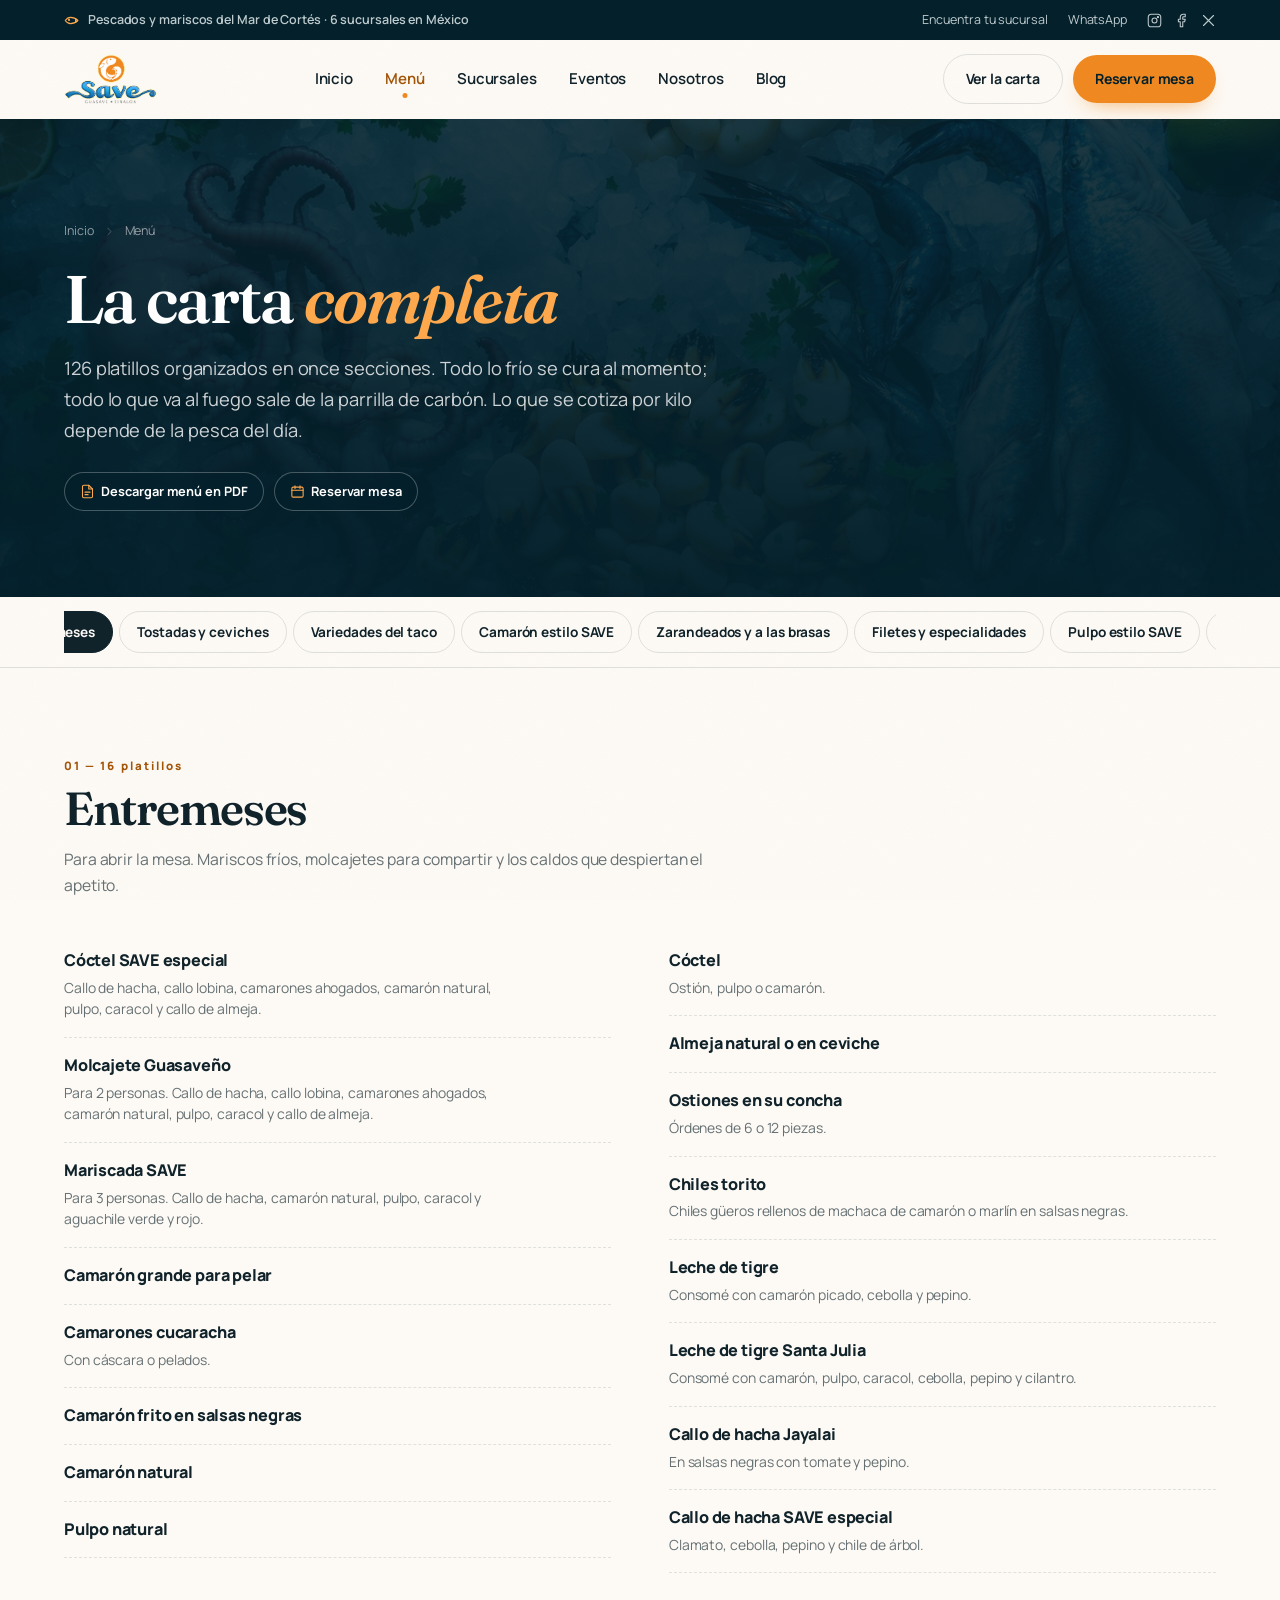
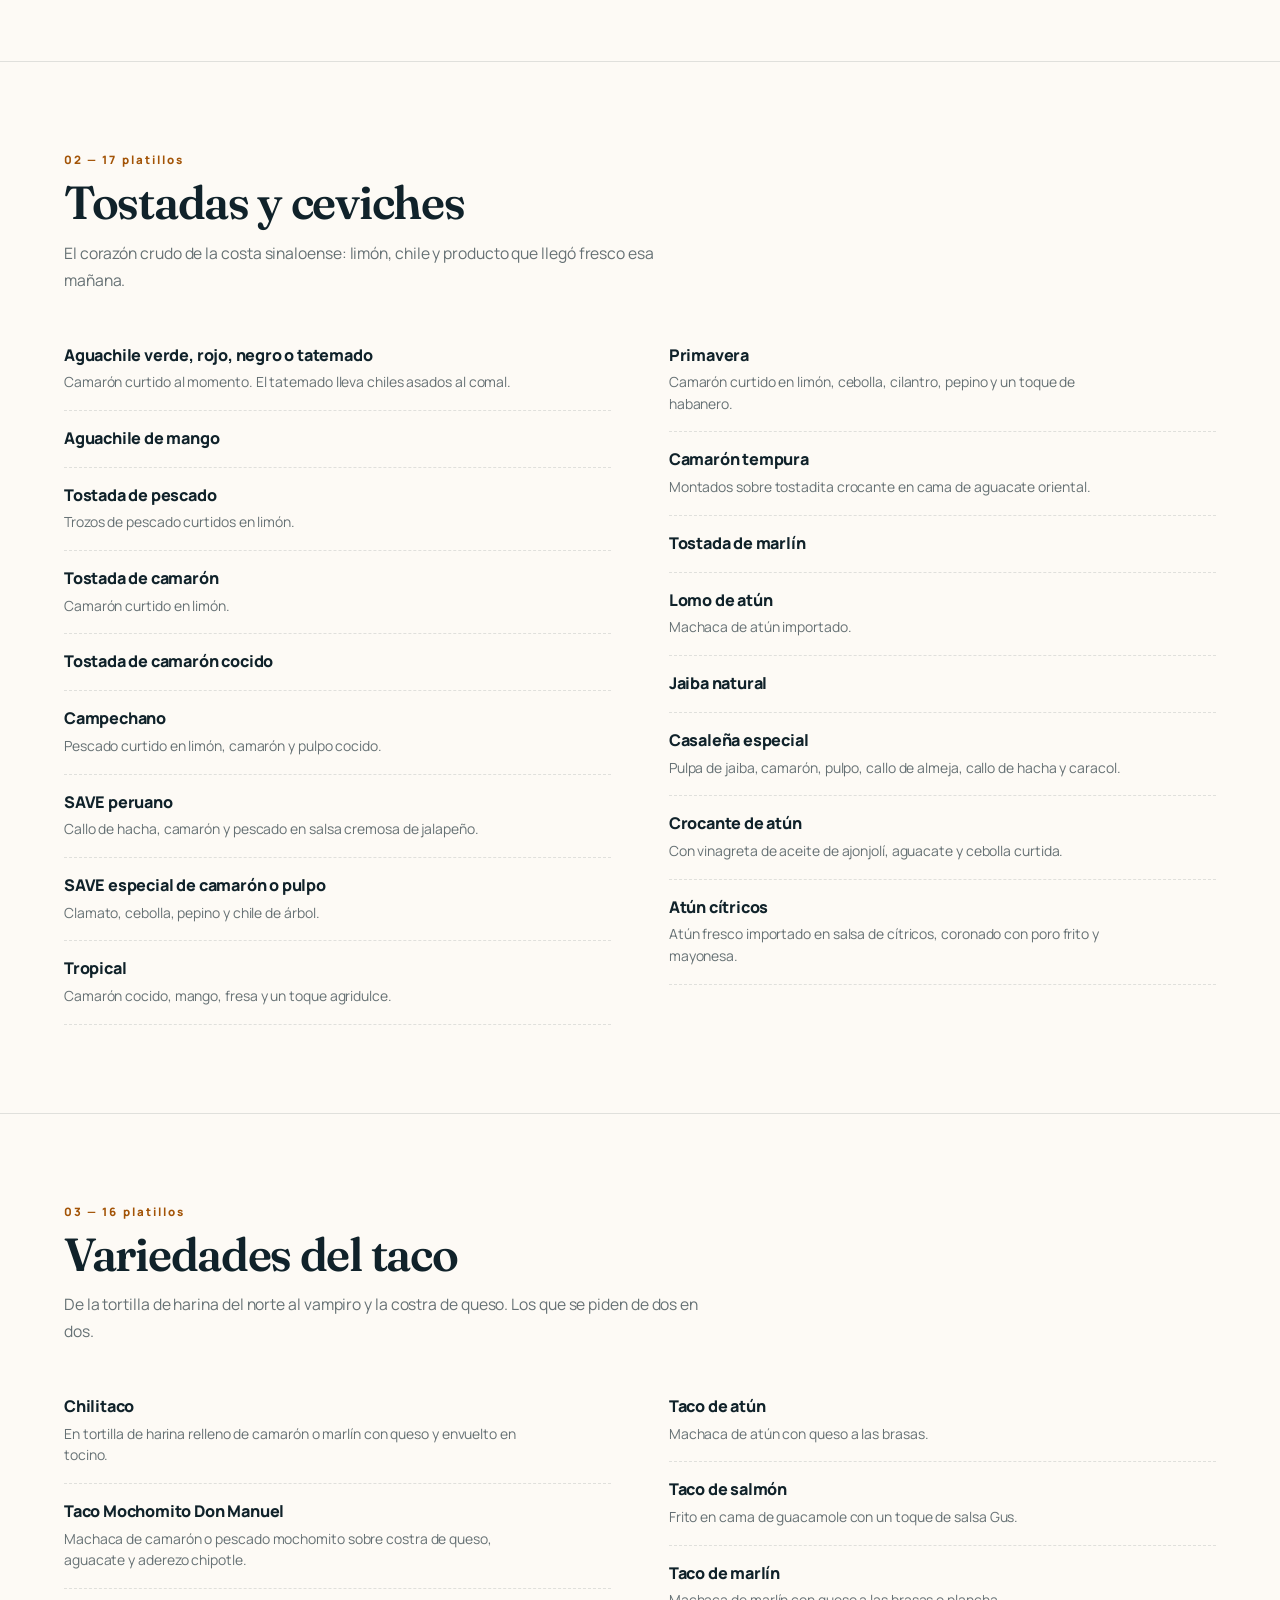
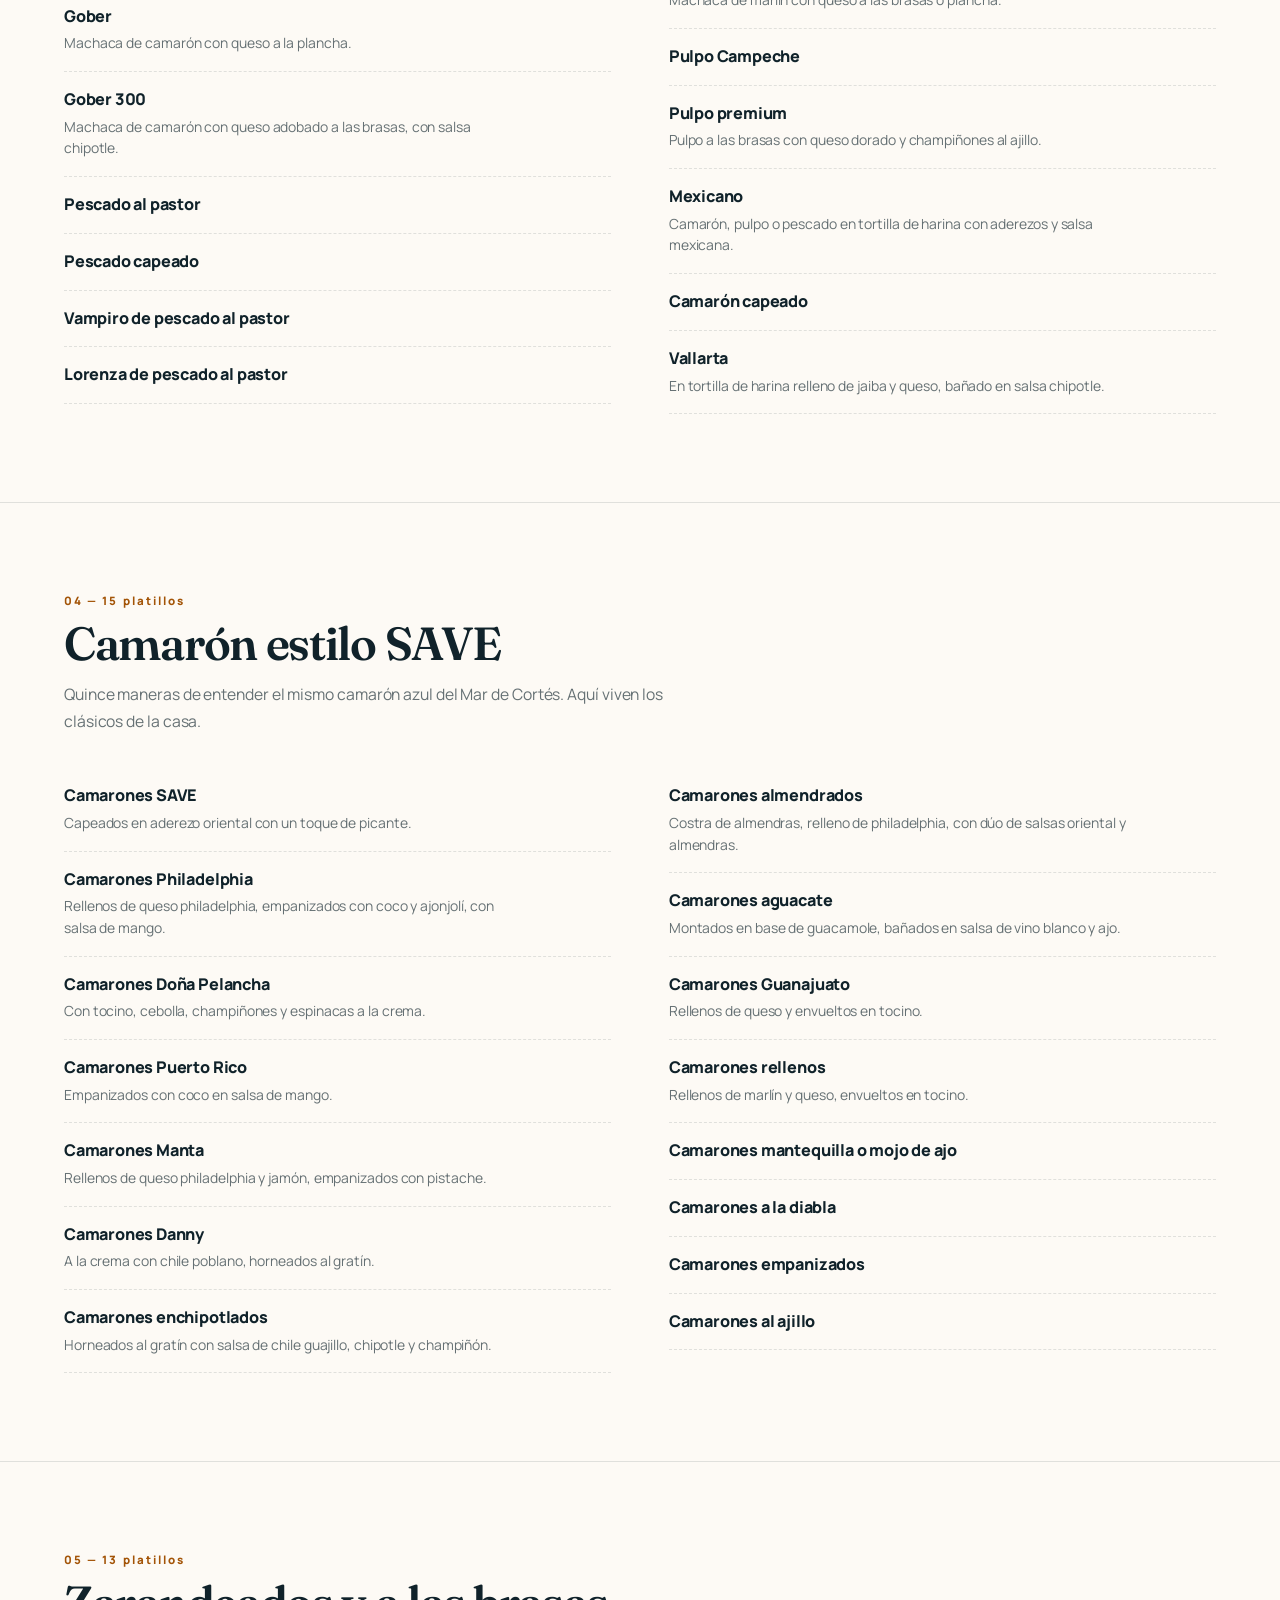
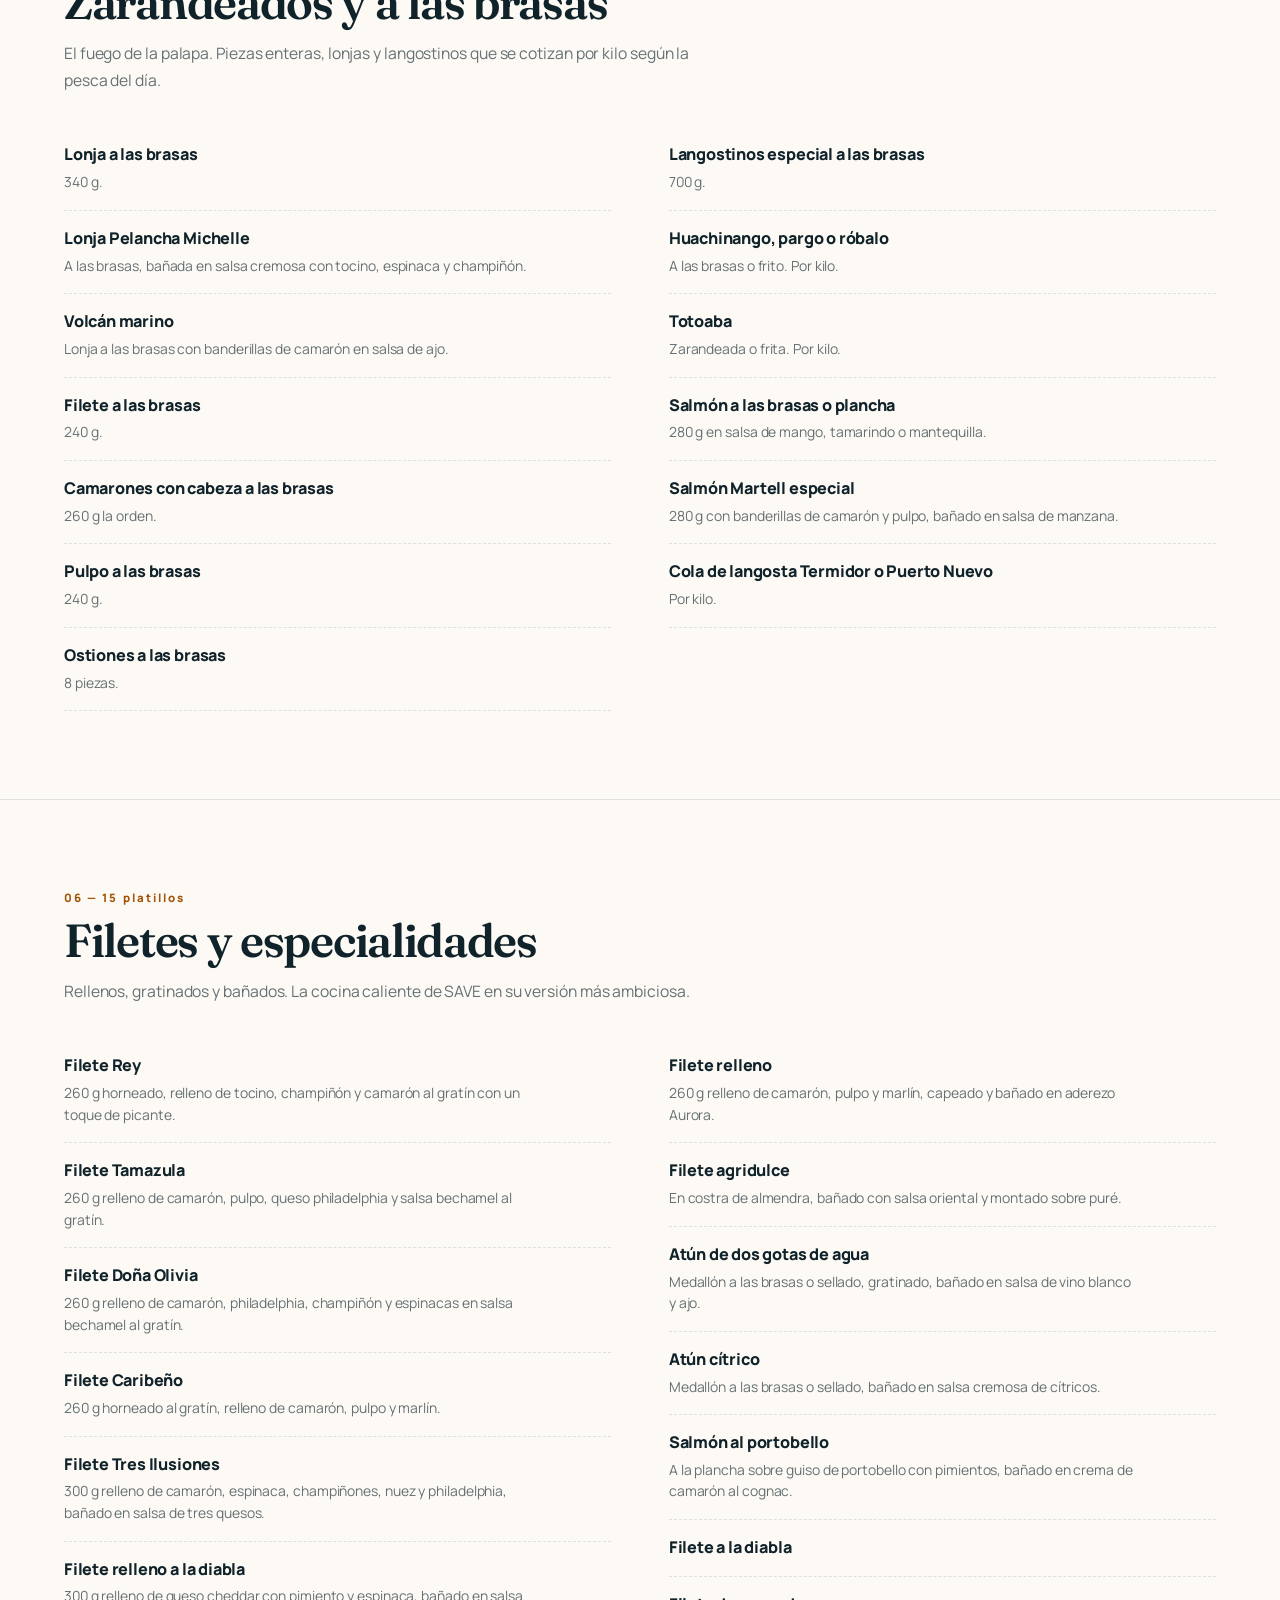
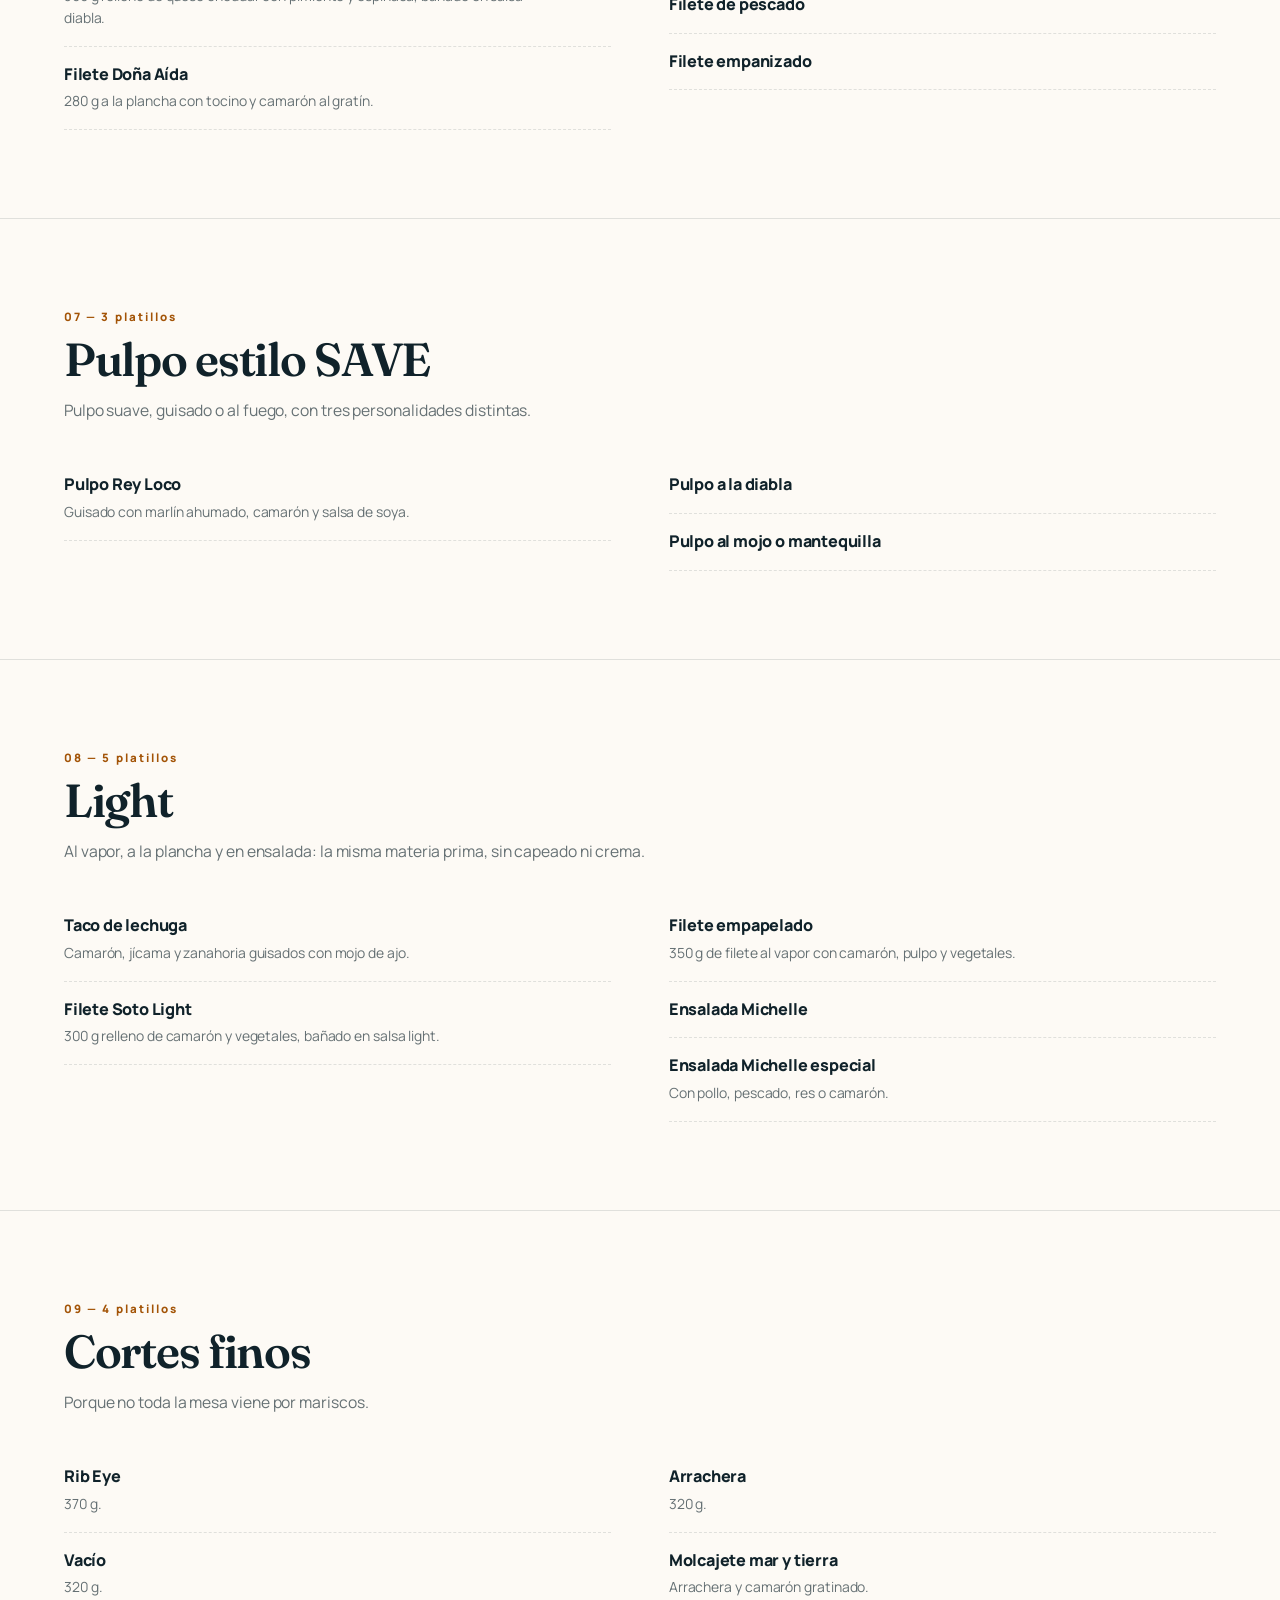
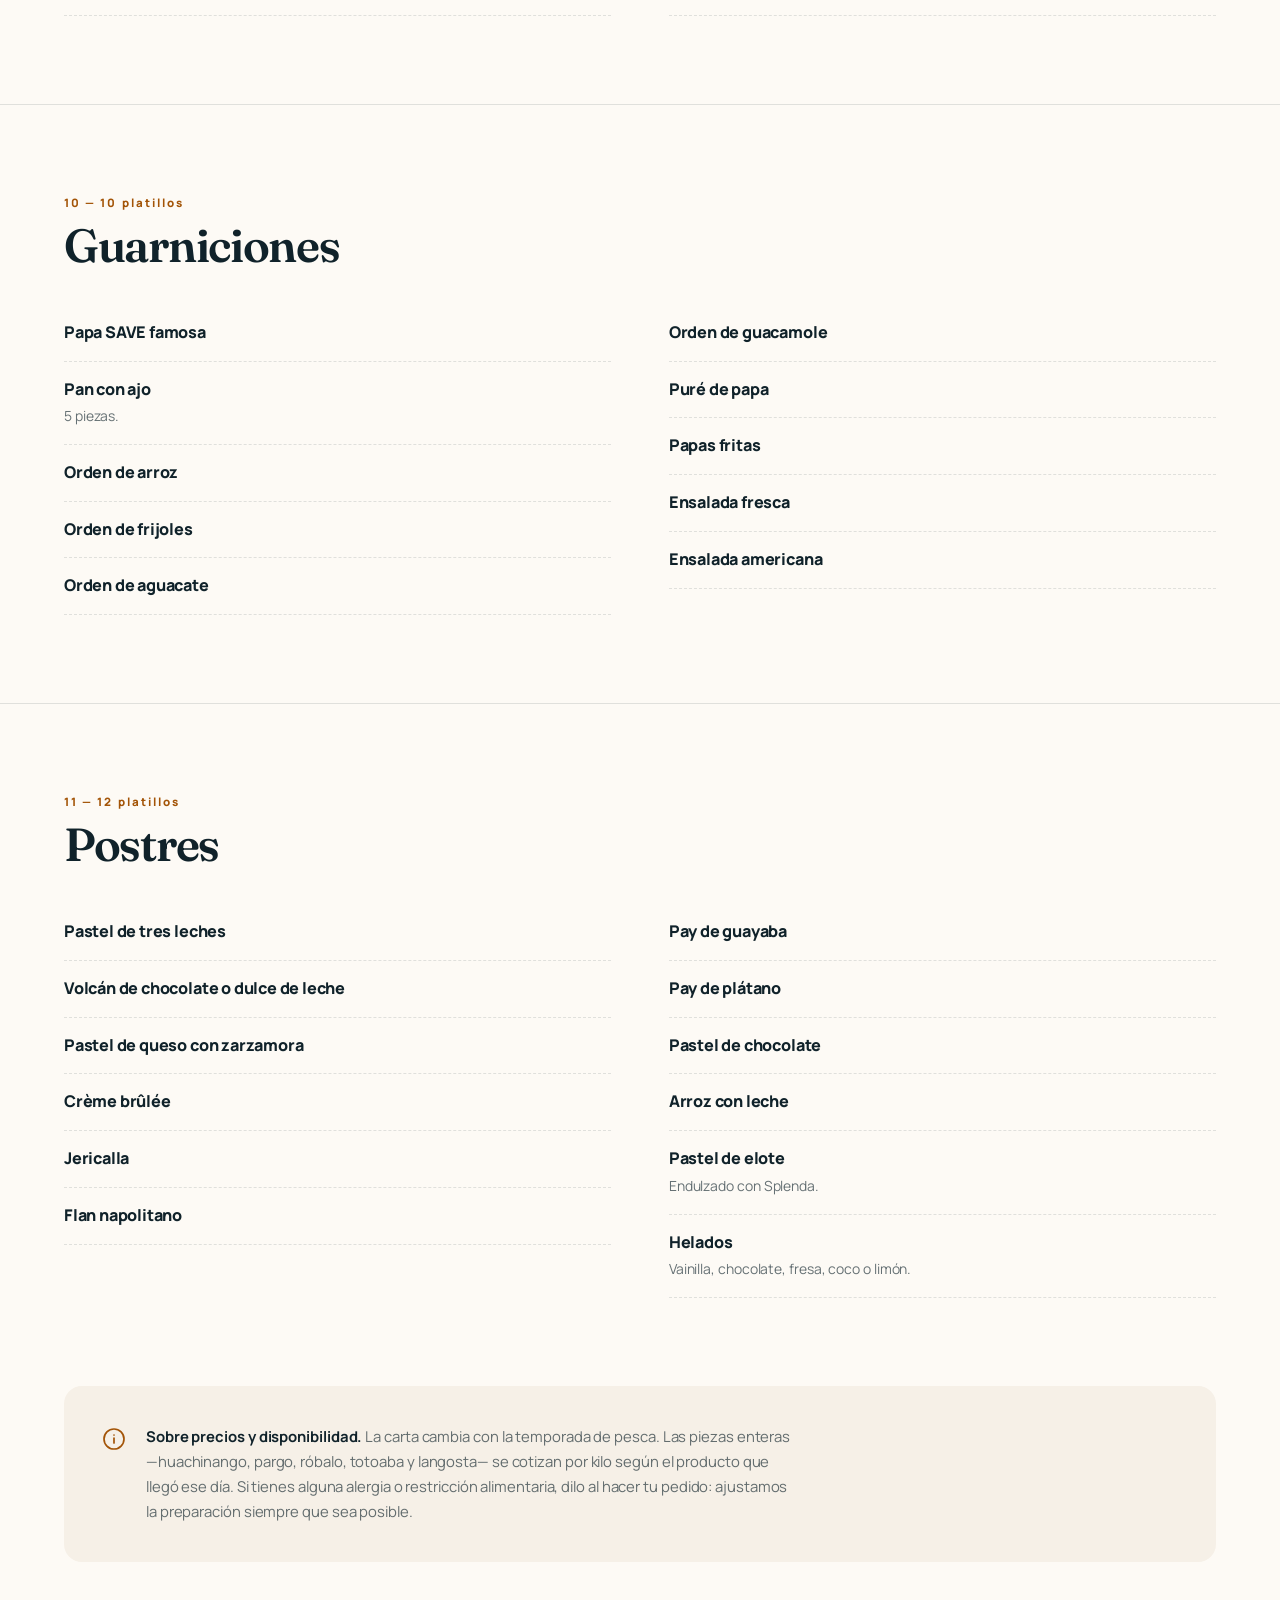
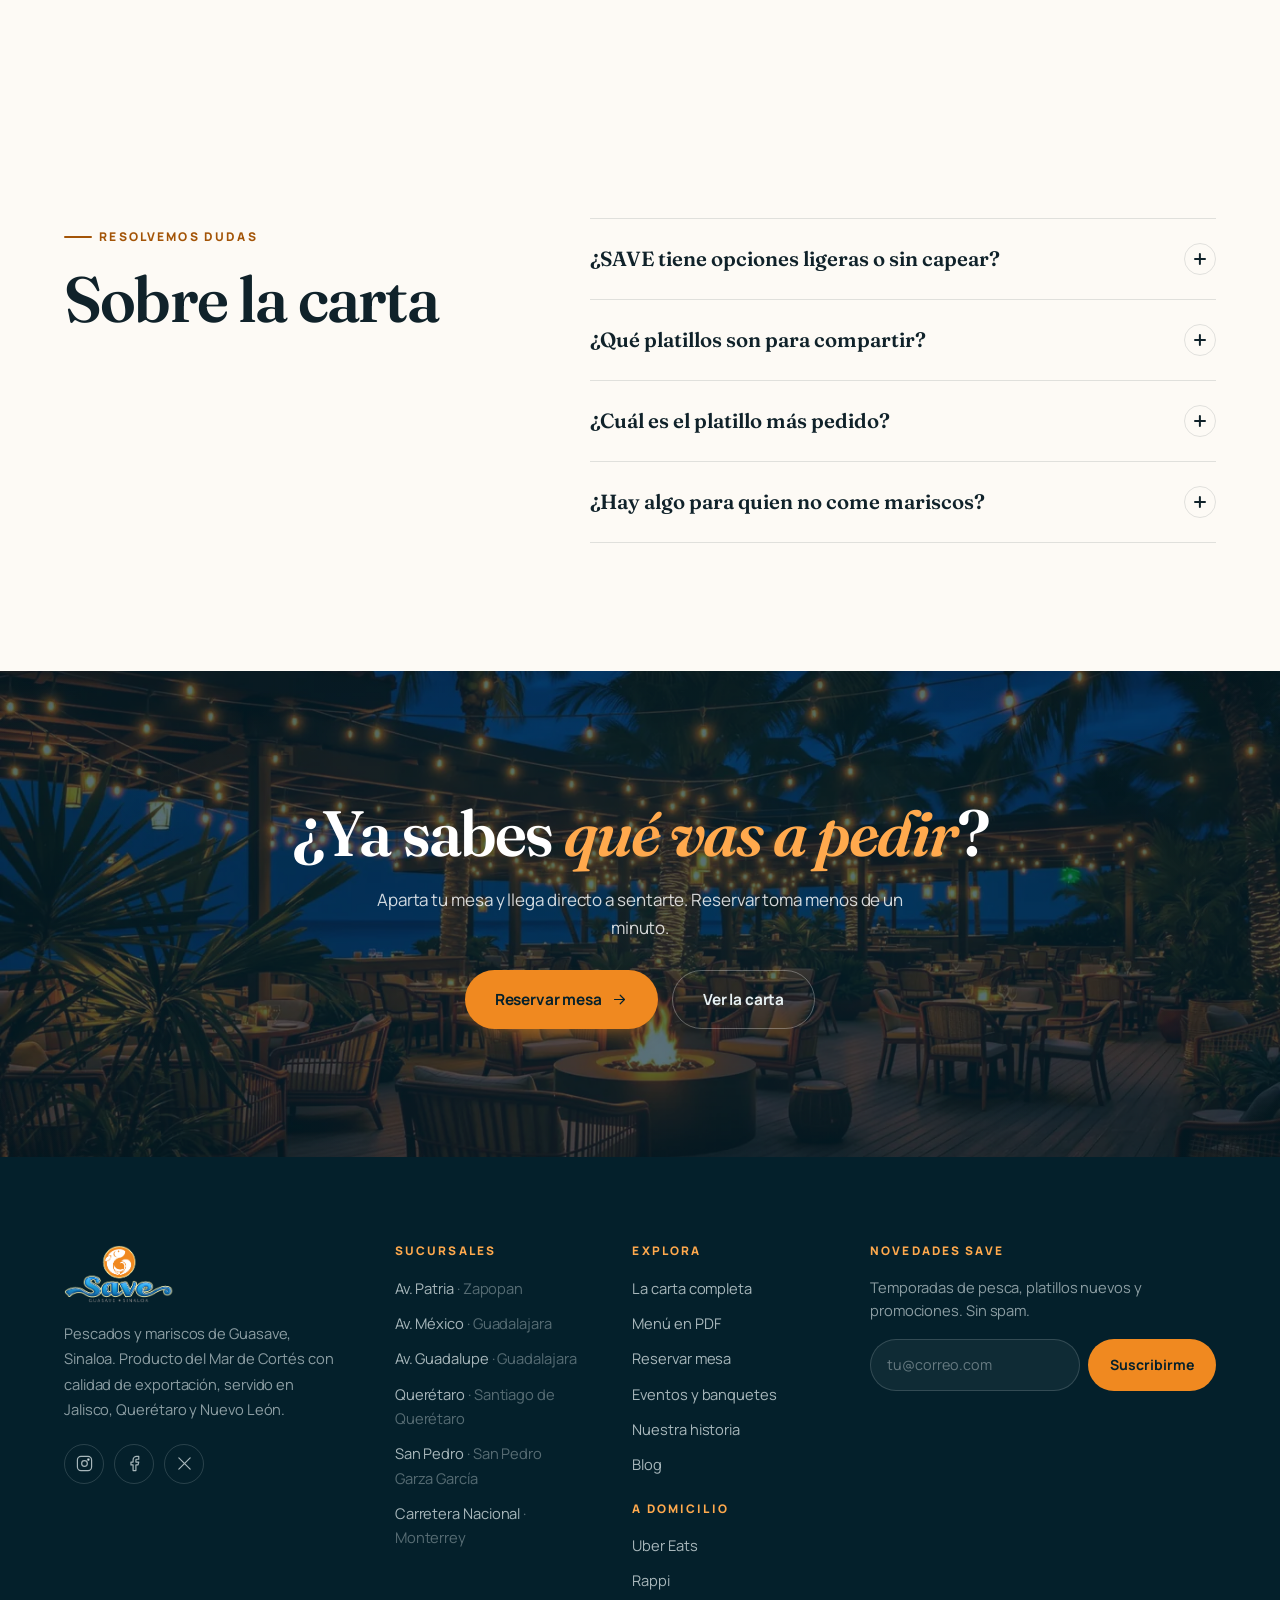
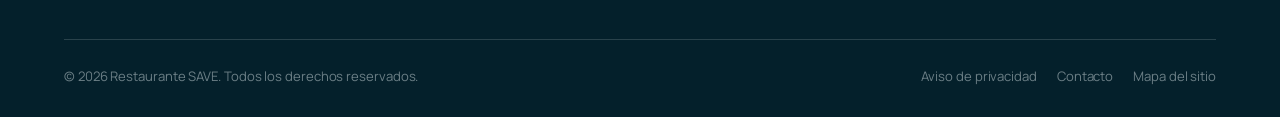
<file: menu.html>
<!DOCTYPE html>
<html lang="es-MX">
<head>
  <meta charset="utf-8">
  <meta name="viewport" content="width=device-width,initial-scale=1">
  <title>Menú de Restaurante SAVE | Aguachiles, camarones y pescados</title>
  <meta name="description" content="La carta completa de SAVE: 126 platillos de mariscos sinaloenses. Aguachiles, tostadas, tacos, camarón, zarandeados a las brasas, cortes finos y postres.">
  <meta name="keywords" content="menú mariscos, carta restaurante mariscos, aguachile, camarones, pescado zarandeado, pulpo a las brasas">
  <link rel="canonical" href="https://wearedatalab.github.io/restaurante-save/menu.html">
  <meta name="robots" content="index,follow,max-image-preview:large,max-snippet:-1,max-video-preview:-1">
  <meta name="author" content="Restaurante SAVE">
  <meta name="geo.region" content="MX-JAL">
  <meta name="geo.placename" content="Guadalajara, Zapopan, Querétaro, Monterrey, San Pedro Garza García">
  <meta name="theme-color" content="#04202B">

  <meta property="og:type" content="website">
  <meta property="og:site_name" content="Restaurante SAVE">
  <meta property="og:locale" content="es_MX">
  <meta property="og:title" content="Menú de Restaurante SAVE | Aguachiles, camarones y pescados">
  <meta property="og:description" content="La carta completa de SAVE: 126 platillos de mariscos sinaloenses. Aguachiles, tostadas, tacos, camarón, zarandeados a las brasas, cortes finos y postres.">
  <meta property="og:url" content="https://wearedatalab.github.io/restaurante-save/menu.html">
  <meta property="og:image" content="https://wearedatalab.github.io/restaurante-save/img/og-save.jpg">
  <meta property="og:image:width" content="1200">
  <meta property="og:image:height" content="630">
  <meta property="og:image:alt" content="Mesa de pescados y mariscos de Restaurante SAVE">
  <meta name="twitter:card" content="summary_large_image">
  <meta name="twitter:site" content="@savedemar">
  <meta name="twitter:title" content="Menú de Restaurante SAVE | Aguachiles, camarones y pescados">
  <meta name="twitter:description" content="La carta completa de SAVE: 126 platillos de mariscos sinaloenses. Aguachiles, tostadas, tacos, camarón, zarandeados a las brasas, cortes finos y postres.">
  <meta name="twitter:image" content="https://wearedatalab.github.io/restaurante-save/img/og-save.jpg">

  <link rel="icon" href="img/favicon.svg" type="image/svg+xml">
  <link rel="apple-touch-icon" href="img/logoinicio.png">
  <link rel="manifest" href="site.webmanifest">

  <link rel="preconnect" href="https://fonts.googleapis.com">
  <link rel="preconnect" href="https://fonts.gstatic.com" crossorigin>
  <link rel="stylesheet" href="https://fonts.googleapis.com/css2?family=Fraunces:ital,opsz,wght@0,9..144,400..700;1,9..144,400..700&family=Manrope:wght@400;500;600;700;800&display=swap">
  <link rel="stylesheet" href="css/save.css">
  <script type="application/ld+json">{"@context":"https://schema.org","@graph":[{"@type":"Organization","@id":"https://wearedatalab.github.io/restaurante-save/#organizacion","name":"Restaurante SAVE","alternateName":"SAVE Restaurante","url":"https://wearedatalab.github.io/restaurante-save/","logo":{"@type":"ImageObject","url":"https://wearedatalab.github.io/restaurante-save/img/logoinicio.png","width":256,"height":130},"image":"https://wearedatalab.github.io/restaurante-save/img/og-save.jpg","description":"Restaurante de pescados y mariscos de estilo sinaloense, nombrado en honor a Guasave, Sinaloa. Producto del Mar de Cortés con calidad de exportación, en seis sucursales de Jalisco, Querétaro y Nuevo León.","sameAs":["https://www.facebook.com/saveresta","https://www.instagram.com/saverestaurant/","https://twitter.com/savedemar"],"areaServed":[{"@type":"State","name":"Jalisco"},{"@type":"State","name":"Querétaro"},{"@type":"State","name":"Nuevo León"}],"hasCredential":[{"@type":"EducationalOccupationalCredential","name":"Distintivo H","credentialCategory":"Certificación de manejo higiénico de alimentos (Secretaría de Turismo)"},{"@type":"EducationalOccupationalCredential","name":"Empresa Socialmente Responsable (ESR)"}]},{"@type":"WebSite","@id":"https://wearedatalab.github.io/restaurante-save/#sitio","url":"https://wearedatalab.github.io/restaurante-save/","name":"Restaurante SAVE","inLanguage":"es-MX","publisher":{"@id":"https://wearedatalab.github.io/restaurante-save/#organizacion"}},{"@type":"Menu","@id":"https://wearedatalab.github.io/restaurante-save/menu.html#carta","name":"Carta de Restaurante SAVE","url":"https://wearedatalab.github.io/restaurante-save/menu.html","inLanguage":"es-MX","hasMenuSection":[{"@type":"MenuSection","name":"Entremeses","description":"Para abrir la mesa. Mariscos fríos, molcajetes para compartir y los caldos que despiertan el apetito.","hasMenuItem":[{"@type":"MenuItem","name":"Cóctel SAVE especial","description":"Callo de hacha, callo lobina, camarones ahogados, camarón natural, pulpo, caracol y callo de almeja."},{"@type":"MenuItem","name":"Molcajete Guasaveño","description":"Para 2 personas. Callo de hacha, callo lobina, camarones ahogados, camarón natural, pulpo, caracol y callo de almeja."},{"@type":"MenuItem","name":"Mariscada SAVE","description":"Para 3 personas. Callo de hacha, camarón natural, pulpo, caracol y aguachile verde y rojo."},{"@type":"MenuItem","name":"Camarón grande para pelar"},{"@type":"MenuItem","name":"Camarones cucaracha","description":"Con cáscara o pelados."},{"@type":"MenuItem","name":"Camarón frito en salsas negras"},{"@type":"MenuItem","name":"Camarón natural"},{"@type":"MenuItem","name":"Pulpo natural"},{"@type":"MenuItem","name":"Cóctel","description":"Ostión, pulpo o camarón."},{"@type":"MenuItem","name":"Almeja natural o en ceviche"},{"@type":"MenuItem","name":"Ostiones en su concha","description":"Órdenes de 6 o 12 piezas."},{"@type":"MenuItem","name":"Chiles torito","description":"Chiles güeros rellenos de machaca de camarón o marlín en salsas negras."},{"@type":"MenuItem","name":"Leche de tigre","description":"Consomé con camarón picado, cebolla y pepino."},{"@type":"MenuItem","name":"Leche de tigre Santa Julia","description":"Consomé con camarón, pulpo, caracol, cebolla, pepino y cilantro."},{"@type":"MenuItem","name":"Callo de hacha Jayalai","description":"En salsas negras con tomate y pepino."},{"@type":"MenuItem","name":"Callo de hacha SAVE especial","description":"Clamato, cebolla, pepino y chile de árbol."}]},{"@type":"MenuSection","name":"Tostadas y ceviches","description":"El corazón crudo de la costa sinaloense: limón, chile y producto que llegó fresco esa mañana.","hasMenuItem":[{"@type":"MenuItem","name":"Aguachile verde, rojo, negro o tatemado","description":"Camarón curtido al momento. El tatemado lleva chiles asados al comal."},{"@type":"MenuItem","name":"Aguachile de mango"},{"@type":"MenuItem","name":"Tostada de pescado","description":"Trozos de pescado curtidos en limón."},{"@type":"MenuItem","name":"Tostada de camarón","description":"Camarón curtido en limón."},{"@type":"MenuItem","name":"Tostada de camarón cocido"},{"@type":"MenuItem","name":"Campechano","description":"Pescado curtido en limón, camarón y pulpo cocido."},{"@type":"MenuItem","name":"SAVE peruano","description":"Callo de hacha, camarón y pescado en salsa cremosa de jalapeño."},{"@type":"MenuItem","name":"SAVE especial de camarón o pulpo","description":"Clamato, cebolla, pepino y chile de árbol."},{"@type":"MenuItem","name":"Tropical","description":"Camarón cocido, mango, fresa y un toque agridulce."},{"@type":"MenuItem","name":"Primavera","description":"Camarón curtido en limón, cebolla, cilantro, pepino y un toque de habanero."},{"@type":"MenuItem","name":"Camarón tempura","description":"Montados sobre tostadita crocante en cama de aguacate oriental."},{"@type":"MenuItem","name":"Tostada de marlín"},{"@type":"MenuItem","name":"Lomo de atún","description":"Machaca de atún importado."},{"@type":"MenuItem","name":"Jaiba natural"},{"@type":"MenuItem","name":"Casaleña especial","description":"Pulpa de jaiba, camarón, pulpo, callo de almeja, callo de hacha y caracol."},{"@type":"MenuItem","name":"Crocante de atún","description":"Con vinagreta de aceite de ajonjolí, aguacate y cebolla curtida."},{"@type":"MenuItem","name":"Atún cítricos","description":"Atún fresco importado en salsa de cítricos, coronado con poro frito y mayonesa."}]},{"@type":"MenuSection","name":"Variedades del taco","description":"De la tortilla de harina del norte al vampiro y la costra de queso. Los que se piden de dos en dos.","hasMenuItem":[{"@type":"MenuItem","name":"Chilitaco","description":"En tortilla de harina relleno de camarón o marlín con queso y envuelto en tocino."},{"@type":"MenuItem","name":"Taco Mochomito Don Manuel","description":"Machaca de camarón o pescado mochomito sobre costra de queso, aguacate y aderezo chipotle."},{"@type":"MenuItem","name":"Gober","description":"Machaca de camarón con queso a la plancha."},{"@type":"MenuItem","name":"Gober 300","description":"Machaca de camarón con queso adobado a las brasas, con salsa chipotle."},{"@type":"MenuItem","name":"Pescado al pastor"},{"@type":"MenuItem","name":"Pescado capeado"},{"@type":"MenuItem","name":"Vampiro de pescado al pastor"},{"@type":"MenuItem","name":"Lorenza de pescado al pastor"},{"@type":"MenuItem","name":"Taco de atún","description":"Machaca de atún con queso a las brasas."},{"@type":"MenuItem","name":"Taco de salmón","description":"Frito en cama de guacamole con un toque de salsa Gus."},{"@type":"MenuItem","name":"Taco de marlín","description":"Machaca de marlín con queso a las brasas o plancha."},{"@type":"MenuItem","name":"Pulpo Campeche"},{"@type":"MenuItem","name":"Pulpo premium","description":"Pulpo a las brasas con queso dorado y champiñones al ajillo."},{"@type":"MenuItem","name":"Mexicano","description":"Camarón, pulpo o pescado en tortilla de harina con aderezos y salsa mexicana."},{"@type":"MenuItem","name":"Camarón capeado"},{"@type":"MenuItem","name":"Vallarta","description":"En tortilla de harina relleno de jaiba y queso, bañado en salsa chipotle."}]},{"@type":"MenuSection","name":"Camarón estilo SAVE","description":"Quince maneras de entender el mismo camarón azul del Mar de Cortés. Aquí viven los clásicos de la casa.","hasMenuItem":[{"@type":"MenuItem","name":"Camarones SAVE","description":"Capeados en aderezo oriental con un toque de picante."},{"@type":"MenuItem","name":"Camarones Philadelphia","description":"Rellenos de queso philadelphia, empanizados con coco y ajonjolí, con salsa de mango."},{"@type":"MenuItem","name":"Camarones Doña Pelancha","description":"Con tocino, cebolla, champiñones y espinacas a la crema."},{"@type":"MenuItem","name":"Camarones Puerto Rico","description":"Empanizados con coco en salsa de mango."},{"@type":"MenuItem","name":"Camarones Manta","description":"Rellenos de queso philadelphia y jamón, empanizados con pistache."},{"@type":"MenuItem","name":"Camarones Danny","description":"A la crema con chile poblano, horneados al gratín."},{"@type":"MenuItem","name":"Camarones enchipotlados","description":"Horneados al gratín con salsa de chile guajillo, chipotle y champiñón."},{"@type":"MenuItem","name":"Camarones almendrados","description":"Costra de almendras, relleno de philadelphia, con dúo de salsas oriental y almendras."},{"@type":"MenuItem","name":"Camarones aguacate","description":"Montados en base de guacamole, bañados en salsa de vino blanco y ajo."},{"@type":"MenuItem","name":"Camarones Guanajuato","description":"Rellenos de queso y envueltos en tocino."},{"@type":"MenuItem","name":"Camarones rellenos","description":"Rellenos de marlín y queso, envueltos en tocino."},{"@type":"MenuItem","name":"Camarones mantequilla o mojo de ajo"},{"@type":"MenuItem","name":"Camarones a la diabla"},{"@type":"MenuItem","name":"Camarones empanizados"},{"@type":"MenuItem","name":"Camarones al ajillo"}]},{"@type":"MenuSection","name":"Zarandeados y a las brasas","description":"El fuego de la palapa. Piezas enteras, lonjas y langostinos que se cotizan por kilo según la pesca del día.","hasMenuItem":[{"@type":"MenuItem","name":"Lonja a las brasas","description":"340 g."},{"@type":"MenuItem","name":"Lonja Pelancha Michelle","description":"A las brasas, bañada en salsa cremosa con tocino, espinaca y champiñón."},{"@type":"MenuItem","name":"Volcán marino","description":"Lonja a las brasas con banderillas de camarón en salsa de ajo."},{"@type":"MenuItem","name":"Filete a las brasas","description":"240 g."},{"@type":"MenuItem","name":"Camarones con cabeza a las brasas","description":"260 g la orden."},{"@type":"MenuItem","name":"Pulpo a las brasas","description":"240 g."},{"@type":"MenuItem","name":"Ostiones a las brasas","description":"8 piezas."},{"@type":"MenuItem","name":"Langostinos especial a las brasas","description":"700 g."},{"@type":"MenuItem","name":"Huachinango, pargo o róbalo","description":"A las brasas o frito. Por kilo."},{"@type":"MenuItem","name":"Totoaba","description":"Zarandeada o frita. Por kilo."},{"@type":"MenuItem","name":"Salmón a las brasas o plancha","description":"280 g en salsa de mango, tamarindo o mantequilla."},{"@type":"MenuItem","name":"Salmón Martell especial","description":"280 g con banderillas de camarón y pulpo, bañado en salsa de manzana."},{"@type":"MenuItem","name":"Cola de langosta Termidor o Puerto Nuevo","description":"Por kilo."}]},{"@type":"MenuSection","name":"Filetes y especialidades","description":"Rellenos, gratinados y bañados. La cocina caliente de SAVE en su versión más ambiciosa.","hasMenuItem":[{"@type":"MenuItem","name":"Filete Rey","description":"260 g horneado, relleno de tocino, champiñón y camarón al gratín con un toque de picante."},{"@type":"MenuItem","name":"Filete Tamazula","description":"260 g relleno de camarón, pulpo, queso philadelphia y salsa bechamel al gratín."},{"@type":"MenuItem","name":"Filete Doña Olivia","description":"260 g relleno de camarón, philadelphia, champiñón y espinacas en salsa bechamel al gratín."},{"@type":"MenuItem","name":"Filete Caribeño","description":"260 g horneado al gratín, relleno de camarón, pulpo y marlín."},{"@type":"MenuItem","name":"Filete Tres Ilusiones","description":"300 g relleno de camarón, espinaca, champiñones, nuez y philadelphia, bañado en salsa de tres quesos."},{"@type":"MenuItem","name":"Filete relleno a la diabla","description":"300 g relleno de queso cheddar con pimiento y espinaca, bañado en salsa diabla."},{"@type":"MenuItem","name":"Filete Doña Aída","description":"280 g a la plancha con tocino y camarón al gratín."},{"@type":"MenuItem","name":"Filete relleno","description":"260 g relleno de camarón, pulpo y marlín, capeado y bañado en aderezo Aurora."},{"@type":"MenuItem","name":"Filete agridulce","description":"En costra de almendra, bañado con salsa oriental y montado sobre puré."},{"@type":"MenuItem","name":"Atún de dos gotas de agua","description":"Medallón a las brasas o sellado, gratinado, bañado en salsa de vino blanco y ajo."},{"@type":"MenuItem","name":"Atún cítrico","description":"Medallón a las brasas o sellado, bañado en salsa cremosa de cítricos."},{"@type":"MenuItem","name":"Salmón al portobello","description":"A la plancha sobre guiso de portobello con pimientos, bañado en crema de camarón al cognac."},{"@type":"MenuItem","name":"Filete a la diabla"},{"@type":"MenuItem","name":"Filete de pescado"},{"@type":"MenuItem","name":"Filete empanizado"}]},{"@type":"MenuSection","name":"Pulpo estilo SAVE","description":"Pulpo suave, guisado o al fuego, con tres personalidades distintas.","hasMenuItem":[{"@type":"MenuItem","name":"Pulpo Rey Loco","description":"Guisado con marlín ahumado, camarón y salsa de soya."},{"@type":"MenuItem","name":"Pulpo a la diabla"},{"@type":"MenuItem","name":"Pulpo al mojo o mantequilla"}]},{"@type":"MenuSection","name":"Light","description":"Al vapor, a la plancha y en ensalada: la misma materia prima, sin capeado ni crema.","hasMenuItem":[{"@type":"MenuItem","name":"Taco de lechuga","description":"Camarón, jícama y zanahoria guisados con mojo de ajo."},{"@type":"MenuItem","name":"Filete Soto Light","description":"300 g relleno de camarón y vegetales, bañado en salsa light."},{"@type":"MenuItem","name":"Filete empapelado","description":"350 g de filete al vapor con camarón, pulpo y vegetales."},{"@type":"MenuItem","name":"Ensalada Michelle"},{"@type":"MenuItem","name":"Ensalada Michelle especial","description":"Con pollo, pescado, res o camarón."}]},{"@type":"MenuSection","name":"Cortes finos","description":"Porque no toda la mesa viene por mariscos.","hasMenuItem":[{"@type":"MenuItem","name":"Rib Eye","description":"370 g."},{"@type":"MenuItem","name":"Vacío","description":"320 g."},{"@type":"MenuItem","name":"Arrachera","description":"320 g."},{"@type":"MenuItem","name":"Molcajete mar y tierra","description":"Arrachera y camarón gratinado."}]},{"@type":"MenuSection","name":"Guarniciones","hasMenuItem":[{"@type":"MenuItem","name":"Papa SAVE famosa"},{"@type":"MenuItem","name":"Pan con ajo","description":"5 piezas."},{"@type":"MenuItem","name":"Orden de arroz"},{"@type":"MenuItem","name":"Orden de frijoles"},{"@type":"MenuItem","name":"Orden de aguacate"},{"@type":"MenuItem","name":"Orden de guacamole"},{"@type":"MenuItem","name":"Puré de papa"},{"@type":"MenuItem","name":"Papas fritas"},{"@type":"MenuItem","name":"Ensalada fresca"},{"@type":"MenuItem","name":"Ensalada americana"}]},{"@type":"MenuSection","name":"Postres","hasMenuItem":[{"@type":"MenuItem","name":"Pastel de tres leches"},{"@type":"MenuItem","name":"Volcán de chocolate o dulce de leche"},{"@type":"MenuItem","name":"Pastel de queso con zarzamora"},{"@type":"MenuItem","name":"Crème brûlée"},{"@type":"MenuItem","name":"Jericalla"},{"@type":"MenuItem","name":"Flan napolitano"},{"@type":"MenuItem","name":"Pay de guayaba"},{"@type":"MenuItem","name":"Pay de plátano"},{"@type":"MenuItem","name":"Pastel de chocolate"},{"@type":"MenuItem","name":"Arroz con leche"},{"@type":"MenuItem","name":"Pastel de elote","description":"Endulzado con Splenda."},{"@type":"MenuItem","name":"Helados","description":"Vainilla, chocolate, fresa, coco o limón."}]}]},{"@type":"BreadcrumbList","itemListElement":[{"@type":"ListItem","position":1,"name":"Inicio"},{"@type":"ListItem","position":2,"name":"Menú","item":"https://wearedatalab.github.io/restaurante-save/menu.html"}]},{"@type":"WebPage","@id":"https://wearedatalab.github.io/restaurante-save/menu.html#pagina","url":"https://wearedatalab.github.io/restaurante-save/menu.html","name":"Carta de Restaurante SAVE","isPartOf":{"@id":"https://wearedatalab.github.io/restaurante-save/#sitio"},"inLanguage":"es-MX","primaryImageOfPage":{"@type":"ImageObject","url":"https://wearedatalab.github.io/restaurante-save/img/social/hielo-mariscos.jpg"}},{"@type":"FAQPage","mainEntity":[{"@type":"Question","name":"¿Cuántos platillos tiene la carta de SAVE?","acceptedAnswer":{"@type":"Answer","text":"La carta reúne más de 100 preparaciones repartidas en once secciones: entremeses, tostadas y ceviches, variedades del taco, camarón estilo SAVE, zarandeados y a las brasas, filetes y especialidades, pulpo, opciones light, cortes finos, guarniciones y postres."}},{"@type":"Question","name":"¿SAVE tiene opciones ligeras o sin capear?","acceptedAnswer":{"@type":"Answer","text":"Sí. La sección Light incluye taco de lechuga con camarón, filete empapelado al vapor, filete Soto Light y las ensaladas Michelle, que pueden pedirse con pollo, pescado, res o camarón."}},{"@type":"Question","name":"¿Hay platillos para compartir?","acceptedAnswer":{"@type":"Answer","text":"Sí. El Molcajete Guasaveño está pensado para dos personas y la Mariscada SAVE para tres. También hay órdenes de ostiones de 6 y 12 piezas y piezas enteras de pescado que se sirven por kilo."}},{"@type":"Question","name":"¿Los precios están publicados en línea?","acceptedAnswer":{"@type":"Answer","text":"Los precios cambian con la temporada de pesca, sobre todo en las piezas que se cotizan por kilo como el huachinango, la totoaba y la langosta. Consulta la carta vigente en el restaurante o pregunta por WhatsApp a tu sucursal."}}]}]}</script>
</head>
<body>
<a class="saltar" href="#principal">Saltar al contenido</a>
<div class="grano" aria-hidden="true"></div>

<div class="topbar">
  <div class="contenedor topbar__in">
    <p class="topbar__left"><svg width="15" height="15" viewBox="0 0 24 24" fill="none" stroke="currentColor" stroke-width="1.7" stroke-linecap="round" stroke-linejoin="round" aria-hidden="true"><path d="M2 12s3.5-5 8.5-5S19 9 22 12c-3 3-6.5 5-11.5 5S2 12 2 12z"/><circle cx="8" cy="11" r=".8" fill="currentColor"/><path d="M22 12l-3.5-3v6L22 12z"/></svg> <span>Pescados y mariscos del Mar de Cortés<span class="op"> · 6 sucursales en México</span></span></p>
    <div class="topbar__right">
      <a href="sucursales.html">Encuentra tu sucursal</a>
      <a href="https://wa.me/5213317362644?text=Hola,%20quisiera%20información%20sobre%20Restaurante%20SAVE." target="_blank" rel="noopener">WhatsApp</a>
      <div class="topbar__redes">
        <a href="https://www.instagram.com/saverestaurant/" target="_blank" rel="noopener" aria-label="Instagram de Restaurante SAVE"><svg width="15" height="15" viewBox="0 0 24 24" fill="none" stroke="currentColor" stroke-width="1.7" stroke-linecap="round" stroke-linejoin="round" aria-hidden="true"><rect x="2" y="2" width="20" height="20" rx="5"/><circle cx="12" cy="12" r="4"/><circle cx="17.5" cy="6.5" r="1" fill="currentColor"/></svg></a>
        <a href="https://www.facebook.com/saveresta" target="_blank" rel="noopener" aria-label="Facebook de Restaurante SAVE"><svg width="15" height="15" viewBox="0 0 24 24" fill="none" stroke="currentColor" stroke-width="1.7" stroke-linecap="round" stroke-linejoin="round" aria-hidden="true"><path d="M18 2h-3a5 5 0 0 0-5 5v3H7v4h3v8h4v-8h3l1-4h-4V7a1 1 0 0 1 1-1h3z"/></svg></a>
        <a href="https://twitter.com/savedemar" target="_blank" rel="noopener" aria-label="X (Twitter) de Restaurante SAVE"><svg width="15" height="15" viewBox="0 0 24 24" fill="none" stroke="currentColor" stroke-width="1.7" stroke-linecap="round" stroke-linejoin="round" aria-hidden="true"><path d="M4 4l16 16M20 4L4 20"/></svg></a>
      </div>
    </div>
  </div>
</div>

<header class="header">
  <div class="contenedor header__in">
    <a class="marca" href="index.html" aria-label="Restaurante SAVE, inicio">
      <img src="img/logoinicio.png" alt="Restaurante SAVE — Guasave, Sinaloa" width="256" height="130">
    </a>
    <nav class="nav" aria-label="Navegación principal"><a href="index.html">Inicio</a><a href="menu.html" aria-current="page">Menú</a><a href="sucursales.html">Sucursales</a><a href="eventos.html">Eventos</a><a href="nosotros.html">Nosotros</a><a href="blog.html">Blog</a></nav>
    <div class="header__cta">
      <a class="btn btn--linea btn--sm" href="menu.html">Ver la carta</a>
      <a class="btn btn--sm" href="reservar.html">Reservar mesa</a>
      <button class="hamb" type="button" aria-expanded="false" aria-controls="menu-movil" aria-label="Abrir menú">
        <span></span>
      </button>
    </div>
  </div>
</header>

<div class="menu-movil" id="menu-movil">
  <a class="mm" href="index.html">Inicio<em>01</em></a><a class="mm" href="menu.html" aria-current="page">Menú<em>02</em></a><a class="mm" href="sucursales.html">Sucursales<em>03</em></a><a class="mm" href="eventos.html">Eventos<em>04</em></a><a class="mm" href="nosotros.html">Nosotros<em>05</em></a><a class="mm" href="blog.html">Blog<em>06</em></a>
  <div class="menu-movil__pie">
    <a class="btn btn--full" href="reservar.html">Reservar mesa</a>
    <a class="btn btn--linea-claro btn--full" href="https://wa.me/5213317362644?text=Hola,%20quisiera%20información%20sobre%20Restaurante%20SAVE." target="_blank" rel="noopener">Escribir por WhatsApp</a>
  </div>
</div>
<main id="principal">
<header class="pagina-cab">
  <img class="fondo" src="img/w/hielo-mariscos.webp" alt="" width="1400" height="933" fetchpriority="high">
  <div class="contenedor pagina-cab__in">
    <nav class="migas" aria-label="Ruta de navegación"><a href="index.html">Inicio</a><svg width="13" height="13" viewBox="0 0 24 24" fill="none" stroke="currentColor" stroke-width="1.7" stroke-linecap="round" stroke-linejoin="round" aria-hidden="true"><path d="M9 6l6 6-6 6"/></svg><span aria-current="page">Menú</span></nav>
    <h1>La carta <em>completa</em></h1>
    <p>126 platillos organizados en once secciones. Todo lo frío se cura al momento; todo lo que va al fuego sale de la parrilla de carbón. Lo que se cotiza por kilo depende de la pesca del día.</p>
    <div class="pagina-cab__chips">
      <a class="chip chip--claro" href="https://restaurante-save.mx/wp-content/uploads/2020/12/MenuSaveWeb.pdf" target="_blank" rel="noopener"><svg width="15" height="15" viewBox="0 0 24 24" fill="none" stroke="currentColor" stroke-width="1.7" stroke-linecap="round" stroke-linejoin="round" aria-hidden="true"><path d="M14 2H6a2 2 0 0 0-2 2v16a2 2 0 0 0 2 2h12a2 2 0 0 0 2-2V8z"/><path d="M14 2v6h6M8 13h8M8 17h5"/></svg> Descargar menú en PDF</a>
      <a class="chip chip--claro" href="reservar.html"><svg width="15" height="15" viewBox="0 0 24 24" fill="none" stroke="currentColor" stroke-width="1.7" stroke-linecap="round" stroke-linejoin="round" aria-hidden="true"><rect x="3" y="5" width="18" height="16" rx="2"/><path d="M3 10h18M8 3v4M16 3v4"/></svg> Reservar mesa</a>
    </div>
  </div>
</header>

<nav class="carta-nav" aria-label="Secciones de la carta">
  <div class="contenedor carta-nav__in"><a href="#entremeses">Entremeses</a><a href="#tostadas-ceviches">Tostadas y ceviches</a><a href="#tacos">Variedades del taco</a><a href="#camaron">Camarón estilo SAVE</a><a href="#brasas">Zarandeados y a las brasas</a><a href="#filetes">Filetes y especialidades</a><a href="#pulpo">Pulpo estilo SAVE</a><a href="#light">Light</a><a href="#cortes">Cortes finos</a><a href="#extras">Guarniciones</a><a href="#postres">Postres</a></div>
</nav>

<div id="carta">
<section class="carta-seccion" id="entremeses">
    <div class="contenedor">
      <div class="carta-seccion__cab rv">
        <span class="carta-seccion__num">01 — 16 platillos</span>
        <h2>Entremeses</h2>
        <p class="carta-seccion__desc">Para abrir la mesa. Mariscos fríos, molcajetes para compartir y los caldos que despiertan el apetito.</p>
      </div>
      <div class="carta-grid rv rv-d1"><div class="plato"><h3>Cóctel SAVE especial</h3><p>Callo de hacha, callo lobina, camarones ahogados, camarón natural, pulpo, caracol y callo de almeja.</p></div><div class="plato"><h3>Molcajete Guasaveño</h3><p>Para 2 personas. Callo de hacha, callo lobina, camarones ahogados, camarón natural, pulpo, caracol y callo de almeja.</p></div><div class="plato"><h3>Mariscada SAVE</h3><p>Para 3 personas. Callo de hacha, camarón natural, pulpo, caracol y aguachile verde y rojo.</p></div><div class="plato"><h3>Camarón grande para pelar</h3></div><div class="plato"><h3>Camarones cucaracha</h3><p>Con cáscara o pelados.</p></div><div class="plato"><h3>Camarón frito en salsas negras</h3></div><div class="plato"><h3>Camarón natural</h3></div><div class="plato"><h3>Pulpo natural</h3></div><div class="plato"><h3>Cóctel</h3><p>Ostión, pulpo o camarón.</p></div><div class="plato"><h3>Almeja natural o en ceviche</h3></div><div class="plato"><h3>Ostiones en su concha</h3><p>Órdenes de 6 o 12 piezas.</p></div><div class="plato"><h3>Chiles torito</h3><p>Chiles güeros rellenos de machaca de camarón o marlín en salsas negras.</p></div><div class="plato"><h3>Leche de tigre</h3><p>Consomé con camarón picado, cebolla y pepino.</p></div><div class="plato"><h3>Leche de tigre Santa Julia</h3><p>Consomé con camarón, pulpo, caracol, cebolla, pepino y cilantro.</p></div><div class="plato"><h3>Callo de hacha Jayalai</h3><p>En salsas negras con tomate y pepino.</p></div><div class="plato"><h3>Callo de hacha SAVE especial</h3><p>Clamato, cebolla, pepino y chile de árbol.</p></div></div>
    </div>
  </section>
<section class="carta-seccion" id="tostadas-ceviches">
    <div class="contenedor">
      <div class="carta-seccion__cab rv">
        <span class="carta-seccion__num">02 — 17 platillos</span>
        <h2>Tostadas y ceviches</h2>
        <p class="carta-seccion__desc">El corazón crudo de la costa sinaloense: limón, chile y producto que llegó fresco esa mañana.</p>
      </div>
      <div class="carta-grid rv rv-d1"><div class="plato"><h3>Aguachile verde, rojo, negro o tatemado</h3><p>Camarón curtido al momento. El tatemado lleva chiles asados al comal.</p></div><div class="plato"><h3>Aguachile de mango</h3></div><div class="plato"><h3>Tostada de pescado</h3><p>Trozos de pescado curtidos en limón.</p></div><div class="plato"><h3>Tostada de camarón</h3><p>Camarón curtido en limón.</p></div><div class="plato"><h3>Tostada de camarón cocido</h3></div><div class="plato"><h3>Campechano</h3><p>Pescado curtido en limón, camarón y pulpo cocido.</p></div><div class="plato"><h3>SAVE peruano</h3><p>Callo de hacha, camarón y pescado en salsa cremosa de jalapeño.</p></div><div class="plato"><h3>SAVE especial de camarón o pulpo</h3><p>Clamato, cebolla, pepino y chile de árbol.</p></div><div class="plato"><h3>Tropical</h3><p>Camarón cocido, mango, fresa y un toque agridulce.</p></div><div class="plato"><h3>Primavera</h3><p>Camarón curtido en limón, cebolla, cilantro, pepino y un toque de habanero.</p></div><div class="plato"><h3>Camarón tempura</h3><p>Montados sobre tostadita crocante en cama de aguacate oriental.</p></div><div class="plato"><h3>Tostada de marlín</h3></div><div class="plato"><h3>Lomo de atún</h3><p>Machaca de atún importado.</p></div><div class="plato"><h3>Jaiba natural</h3></div><div class="plato"><h3>Casaleña especial</h3><p>Pulpa de jaiba, camarón, pulpo, callo de almeja, callo de hacha y caracol.</p></div><div class="plato"><h3>Crocante de atún</h3><p>Con vinagreta de aceite de ajonjolí, aguacate y cebolla curtida.</p></div><div class="plato"><h3>Atún cítricos</h3><p>Atún fresco importado en salsa de cítricos, coronado con poro frito y mayonesa.</p></div></div>
    </div>
  </section>
<section class="carta-seccion" id="tacos">
    <div class="contenedor">
      <div class="carta-seccion__cab rv">
        <span class="carta-seccion__num">03 — 16 platillos</span>
        <h2>Variedades del taco</h2>
        <p class="carta-seccion__desc">De la tortilla de harina del norte al vampiro y la costra de queso. Los que se piden de dos en dos.</p>
      </div>
      <div class="carta-grid rv rv-d1"><div class="plato"><h3>Chilitaco</h3><p>En tortilla de harina relleno de camarón o marlín con queso y envuelto en tocino.</p></div><div class="plato"><h3>Taco Mochomito Don Manuel</h3><p>Machaca de camarón o pescado mochomito sobre costra de queso, aguacate y aderezo chipotle.</p></div><div class="plato"><h3>Gober</h3><p>Machaca de camarón con queso a la plancha.</p></div><div class="plato"><h3>Gober 300</h3><p>Machaca de camarón con queso adobado a las brasas, con salsa chipotle.</p></div><div class="plato"><h3>Pescado al pastor</h3></div><div class="plato"><h3>Pescado capeado</h3></div><div class="plato"><h3>Vampiro de pescado al pastor</h3></div><div class="plato"><h3>Lorenza de pescado al pastor</h3></div><div class="plato"><h3>Taco de atún</h3><p>Machaca de atún con queso a las brasas.</p></div><div class="plato"><h3>Taco de salmón</h3><p>Frito en cama de guacamole con un toque de salsa Gus.</p></div><div class="plato"><h3>Taco de marlín</h3><p>Machaca de marlín con queso a las brasas o plancha.</p></div><div class="plato"><h3>Pulpo Campeche</h3></div><div class="plato"><h3>Pulpo premium</h3><p>Pulpo a las brasas con queso dorado y champiñones al ajillo.</p></div><div class="plato"><h3>Mexicano</h3><p>Camarón, pulpo o pescado en tortilla de harina con aderezos y salsa mexicana.</p></div><div class="plato"><h3>Camarón capeado</h3></div><div class="plato"><h3>Vallarta</h3><p>En tortilla de harina relleno de jaiba y queso, bañado en salsa chipotle.</p></div></div>
    </div>
  </section>
<section class="carta-seccion" id="camaron">
    <div class="contenedor">
      <div class="carta-seccion__cab rv">
        <span class="carta-seccion__num">04 — 15 platillos</span>
        <h2>Camarón estilo SAVE</h2>
        <p class="carta-seccion__desc">Quince maneras de entender el mismo camarón azul del Mar de Cortés. Aquí viven los clásicos de la casa.</p>
      </div>
      <div class="carta-grid rv rv-d1"><div class="plato"><h3>Camarones SAVE</h3><p>Capeados en aderezo oriental con un toque de picante.</p></div><div class="plato"><h3>Camarones Philadelphia</h3><p>Rellenos de queso philadelphia, empanizados con coco y ajonjolí, con salsa de mango.</p></div><div class="plato"><h3>Camarones Doña Pelancha</h3><p>Con tocino, cebolla, champiñones y espinacas a la crema.</p></div><div class="plato"><h3>Camarones Puerto Rico</h3><p>Empanizados con coco en salsa de mango.</p></div><div class="plato"><h3>Camarones Manta</h3><p>Rellenos de queso philadelphia y jamón, empanizados con pistache.</p></div><div class="plato"><h3>Camarones Danny</h3><p>A la crema con chile poblano, horneados al gratín.</p></div><div class="plato"><h3>Camarones enchipotlados</h3><p>Horneados al gratín con salsa de chile guajillo, chipotle y champiñón.</p></div><div class="plato"><h3>Camarones almendrados</h3><p>Costra de almendras, relleno de philadelphia, con dúo de salsas oriental y almendras.</p></div><div class="plato"><h3>Camarones aguacate</h3><p>Montados en base de guacamole, bañados en salsa de vino blanco y ajo.</p></div><div class="plato"><h3>Camarones Guanajuato</h3><p>Rellenos de queso y envueltos en tocino.</p></div><div class="plato"><h3>Camarones rellenos</h3><p>Rellenos de marlín y queso, envueltos en tocino.</p></div><div class="plato"><h3>Camarones mantequilla o mojo de ajo</h3></div><div class="plato"><h3>Camarones a la diabla</h3></div><div class="plato"><h3>Camarones empanizados</h3></div><div class="plato"><h3>Camarones al ajillo</h3></div></div>
    </div>
  </section>
<section class="carta-seccion" id="brasas">
    <div class="contenedor">
      <div class="carta-seccion__cab rv">
        <span class="carta-seccion__num">05 — 13 platillos</span>
        <h2>Zarandeados y a las brasas</h2>
        <p class="carta-seccion__desc">El fuego de la palapa. Piezas enteras, lonjas y langostinos que se cotizan por kilo según la pesca del día.</p>
      </div>
      <div class="carta-grid rv rv-d1"><div class="plato"><h3>Lonja a las brasas</h3><p>340 g.</p></div><div class="plato"><h3>Lonja Pelancha Michelle</h3><p>A las brasas, bañada en salsa cremosa con tocino, espinaca y champiñón.</p></div><div class="plato"><h3>Volcán marino</h3><p>Lonja a las brasas con banderillas de camarón en salsa de ajo.</p></div><div class="plato"><h3>Filete a las brasas</h3><p>240 g.</p></div><div class="plato"><h3>Camarones con cabeza a las brasas</h3><p>260 g la orden.</p></div><div class="plato"><h3>Pulpo a las brasas</h3><p>240 g.</p></div><div class="plato"><h3>Ostiones a las brasas</h3><p>8 piezas.</p></div><div class="plato"><h3>Langostinos especial a las brasas</h3><p>700 g.</p></div><div class="plato"><h3>Huachinango, pargo o róbalo</h3><p>A las brasas o frito. Por kilo.</p></div><div class="plato"><h3>Totoaba</h3><p>Zarandeada o frita. Por kilo.</p></div><div class="plato"><h3>Salmón a las brasas o plancha</h3><p>280 g en salsa de mango, tamarindo o mantequilla.</p></div><div class="plato"><h3>Salmón Martell especial</h3><p>280 g con banderillas de camarón y pulpo, bañado en salsa de manzana.</p></div><div class="plato"><h3>Cola de langosta Termidor o Puerto Nuevo</h3><p>Por kilo.</p></div></div>
    </div>
  </section>
<section class="carta-seccion" id="filetes">
    <div class="contenedor">
      <div class="carta-seccion__cab rv">
        <span class="carta-seccion__num">06 — 15 platillos</span>
        <h2>Filetes y especialidades</h2>
        <p class="carta-seccion__desc">Rellenos, gratinados y bañados. La cocina caliente de SAVE en su versión más ambiciosa.</p>
      </div>
      <div class="carta-grid rv rv-d1"><div class="plato"><h3>Filete Rey</h3><p>260 g horneado, relleno de tocino, champiñón y camarón al gratín con un toque de picante.</p></div><div class="plato"><h3>Filete Tamazula</h3><p>260 g relleno de camarón, pulpo, queso philadelphia y salsa bechamel al gratín.</p></div><div class="plato"><h3>Filete Doña Olivia</h3><p>260 g relleno de camarón, philadelphia, champiñón y espinacas en salsa bechamel al gratín.</p></div><div class="plato"><h3>Filete Caribeño</h3><p>260 g horneado al gratín, relleno de camarón, pulpo y marlín.</p></div><div class="plato"><h3>Filete Tres Ilusiones</h3><p>300 g relleno de camarón, espinaca, champiñones, nuez y philadelphia, bañado en salsa de tres quesos.</p></div><div class="plato"><h3>Filete relleno a la diabla</h3><p>300 g relleno de queso cheddar con pimiento y espinaca, bañado en salsa diabla.</p></div><div class="plato"><h3>Filete Doña Aída</h3><p>280 g a la plancha con tocino y camarón al gratín.</p></div><div class="plato"><h3>Filete relleno</h3><p>260 g relleno de camarón, pulpo y marlín, capeado y bañado en aderezo Aurora.</p></div><div class="plato"><h3>Filete agridulce</h3><p>En costra de almendra, bañado con salsa oriental y montado sobre puré.</p></div><div class="plato"><h3>Atún de dos gotas de agua</h3><p>Medallón a las brasas o sellado, gratinado, bañado en salsa de vino blanco y ajo.</p></div><div class="plato"><h3>Atún cítrico</h3><p>Medallón a las brasas o sellado, bañado en salsa cremosa de cítricos.</p></div><div class="plato"><h3>Salmón al portobello</h3><p>A la plancha sobre guiso de portobello con pimientos, bañado en crema de camarón al cognac.</p></div><div class="plato"><h3>Filete a la diabla</h3></div><div class="plato"><h3>Filete de pescado</h3></div><div class="plato"><h3>Filete empanizado</h3></div></div>
    </div>
  </section>
<section class="carta-seccion" id="pulpo">
    <div class="contenedor">
      <div class="carta-seccion__cab rv">
        <span class="carta-seccion__num">07 — 3 platillos</span>
        <h2>Pulpo estilo SAVE</h2>
        <p class="carta-seccion__desc">Pulpo suave, guisado o al fuego, con tres personalidades distintas.</p>
      </div>
      <div class="carta-grid rv rv-d1"><div class="plato"><h3>Pulpo Rey Loco</h3><p>Guisado con marlín ahumado, camarón y salsa de soya.</p></div><div class="plato"><h3>Pulpo a la diabla</h3></div><div class="plato"><h3>Pulpo al mojo o mantequilla</h3></div></div>
    </div>
  </section>
<section class="carta-seccion" id="light">
    <div class="contenedor">
      <div class="carta-seccion__cab rv">
        <span class="carta-seccion__num">08 — 5 platillos</span>
        <h2>Light</h2>
        <p class="carta-seccion__desc">Al vapor, a la plancha y en ensalada: la misma materia prima, sin capeado ni crema.</p>
      </div>
      <div class="carta-grid rv rv-d1"><div class="plato"><h3>Taco de lechuga</h3><p>Camarón, jícama y zanahoria guisados con mojo de ajo.</p></div><div class="plato"><h3>Filete Soto Light</h3><p>300 g relleno de camarón y vegetales, bañado en salsa light.</p></div><div class="plato"><h3>Filete empapelado</h3><p>350 g de filete al vapor con camarón, pulpo y vegetales.</p></div><div class="plato"><h3>Ensalada Michelle</h3></div><div class="plato"><h3>Ensalada Michelle especial</h3><p>Con pollo, pescado, res o camarón.</p></div></div>
    </div>
  </section>
<section class="carta-seccion" id="cortes">
    <div class="contenedor">
      <div class="carta-seccion__cab rv">
        <span class="carta-seccion__num">09 — 4 platillos</span>
        <h2>Cortes finos</h2>
        <p class="carta-seccion__desc">Porque no toda la mesa viene por mariscos.</p>
      </div>
      <div class="carta-grid rv rv-d1"><div class="plato"><h3>Rib Eye</h3><p>370 g.</p></div><div class="plato"><h3>Vacío</h3><p>320 g.</p></div><div class="plato"><h3>Arrachera</h3><p>320 g.</p></div><div class="plato"><h3>Molcajete mar y tierra</h3><p>Arrachera y camarón gratinado.</p></div></div>
    </div>
  </section>
<section class="carta-seccion" id="extras">
    <div class="contenedor">
      <div class="carta-seccion__cab rv">
        <span class="carta-seccion__num">10 — 10 platillos</span>
        <h2>Guarniciones</h2>
        
      </div>
      <div class="carta-grid rv rv-d1"><div class="plato"><h3>Papa SAVE famosa</h3></div><div class="plato"><h3>Pan con ajo</h3><p>5 piezas.</p></div><div class="plato"><h3>Orden de arroz</h3></div><div class="plato"><h3>Orden de frijoles</h3></div><div class="plato"><h3>Orden de aguacate</h3></div><div class="plato"><h3>Orden de guacamole</h3></div><div class="plato"><h3>Puré de papa</h3></div><div class="plato"><h3>Papas fritas</h3></div><div class="plato"><h3>Ensalada fresca</h3></div><div class="plato"><h3>Ensalada americana</h3></div></div>
    </div>
  </section>
<section class="carta-seccion" id="postres">
    <div class="contenedor">
      <div class="carta-seccion__cab rv">
        <span class="carta-seccion__num">11 — 12 platillos</span>
        <h2>Postres</h2>
        
      </div>
      <div class="carta-grid rv rv-d1"><div class="plato"><h3>Pastel de tres leches</h3></div><div class="plato"><h3>Volcán de chocolate o dulce de leche</h3></div><div class="plato"><h3>Pastel de queso con zarzamora</h3></div><div class="plato"><h3>Crème brûlée</h3></div><div class="plato"><h3>Jericalla</h3></div><div class="plato"><h3>Flan napolitano</h3></div><div class="plato"><h3>Pay de guayaba</h3></div><div class="plato"><h3>Pay de plátano</h3></div><div class="plato"><h3>Pastel de chocolate</h3></div><div class="plato"><h3>Arroz con leche</h3></div><div class="plato"><h3>Pastel de elote</h3><p>Endulzado con Splenda.</p></div><div class="plato"><h3>Helados</h3><p>Vainilla, chocolate, fresa, coco o limón.</p></div></div>
    </div>
  </section>
</div>

<section class="seccion" style="padding-top:0">
  <div class="contenedor">
    <div class="carta-aviso rv">
      <svg width="24" height="24" viewBox="0 0 24 24" fill="none" stroke="currentColor" stroke-width="1.7" stroke-linecap="round" stroke-linejoin="round" aria-hidden="true"><circle cx="12" cy="12" r="10"/><path d="M12 16v-5M12 8h.01"/></svg>
      <p><strong>Sobre precios y disponibilidad.</strong> La carta cambia con la temporada de pesca. Las piezas enteras —huachinango, pargo, róbalo, totoaba y langosta— se cotizan por kilo según el producto que llegó ese día. Si tienes alguna alergia o restricción alimentaria, dilo al hacer tu pedido: ajustamos la preparación siempre que sea posible.</p>
    </div>
  </div>
</section>

<section class="seccion" id="preguntas">
  <div class="contenedor faq">
    <div class="rv">
      <p class="eyebrow">Resolvemos dudas</p>
      <h2 class="titulo">Sobre la carta</h2>
      
    </div>
    <div class="faq__lista rv rv-d1"><div class="faq__item" data-abierto="false">
        <h3><button class="faq__q" type="button" aria-expanded="false" aria-controls="faq-r0" id="faq-p0">
          <span>¿SAVE tiene opciones ligeras o sin capear?</span><span class="faq__ico" aria-hidden="true"></span>
        </button></h3>
        <div class="faq__a" id="faq-r0" role="region" aria-labelledby="faq-p0"><div><p>Sí. La sección Light incluye taco de lechuga con camarón, jícama y zanahoria al mojo de ajo, filete empapelado al vapor de 350 g, filete Soto Light relleno de camarón y vegetales, y las ensaladas Michelle, que pueden pedirse con pollo, pescado, res o camarón.</p></div></div>
      </div><div class="faq__item" data-abierto="false">
        <h3><button class="faq__q" type="button" aria-expanded="false" aria-controls="faq-r1" id="faq-p1">
          <span>¿Qué platillos son para compartir?</span><span class="faq__ico" aria-hidden="true"></span>
        </button></h3>
        <div class="faq__a" id="faq-r1" role="region" aria-labelledby="faq-p1"><div><p>El Molcajete Guasaveño está pensado para dos personas y la Mariscada SAVE para tres. También hay órdenes de ostiones de 6 y 12 piezas, y piezas enteras de pescado que se sirven por kilo.</p></div></div>
      </div><div class="faq__item" data-abierto="false">
        <h3><button class="faq__q" type="button" aria-expanded="false" aria-controls="faq-r2" id="faq-p2">
          <span>¿Cuál es el platillo más pedido?</span><span class="faq__ico" aria-hidden="true"></span>
        </button></h3>
        <div class="faq__a" id="faq-r2" role="region" aria-labelledby="faq-p2"><div><p>Los Camarones SAVE —capeados en aderezo oriental con un toque de picante— y el aguachile, en sus versiones verde, rojo, negro y tatemado. El Chilitaco y el pulpo a las brasas los siguen de cerca.</p></div></div>
      </div><div class="faq__item" data-abierto="false">
        <h3><button class="faq__q" type="button" aria-expanded="false" aria-controls="faq-r3" id="faq-p3">
          <span>¿Hay algo para quien no come mariscos?</span><span class="faq__ico" aria-hidden="true"></span>
        </button></h3>
        <div class="faq__a" id="faq-r3" role="region" aria-labelledby="faq-p3"><div><p>Sí. La sección de cortes finos incluye Rib Eye de 370 g, vacío y arrachera de 320 g, además del molcajete mar y tierra con arrachera y camarón gratinado.</p></div></div>
      </div></div>
  </div>
</section>

<section class="cta">
  <img src="img/w/terraza.webp" alt="" loading="lazy" width="1920" height="1072">
  <div class="contenedor cta__in">
    <h2 class="rv">¿Ya sabes <em>qué vas a pedir</em>?</h2>
    <p class="rv rv-d1">Aparta tu mesa y llega directo a sentarte. Reservar toma menos de un minuto.</p>
    <div class="cta__acciones rv rv-d2">
      <a class="btn" href="reservar.html">Reservar mesa <svg width="17" height="17" viewBox="0 0 24 24" fill="none" stroke="currentColor" stroke-width="1.7" stroke-linecap="round" stroke-linejoin="round" aria-hidden="true"><path d="M5 12h14M13 6l6 6-6 6"/></svg></a>
      <a class="btn btn--linea-claro" href="menu.html">Ver la carta</a>
    </div>
  </div>
</section>

</main>
<footer class="footer">
  <div class="contenedor">
    <div class="footer__top">
      <div>
        <img class="logo" src="img/logoinicio.png" alt="Restaurante SAVE" width="256" height="130" loading="lazy">
        <p class="footer__desc">Pescados y mariscos de Guasave, Sinaloa. Producto del Mar de Cortés con calidad de exportación, servido en Jalisco, Querétaro y Nuevo León.</p>
        <div class="footer__redes">
          <a href="https://www.instagram.com/saverestaurant/" target="_blank" rel="noopener" aria-label="Instagram"><svg width="17" height="17" viewBox="0 0 24 24" fill="none" stroke="currentColor" stroke-width="1.7" stroke-linecap="round" stroke-linejoin="round" aria-hidden="true"><rect x="2" y="2" width="20" height="20" rx="5"/><circle cx="12" cy="12" r="4"/><circle cx="17.5" cy="6.5" r="1" fill="currentColor"/></svg></a>
          <a href="https://www.facebook.com/saveresta" target="_blank" rel="noopener" aria-label="Facebook"><svg width="17" height="17" viewBox="0 0 24 24" fill="none" stroke="currentColor" stroke-width="1.7" stroke-linecap="round" stroke-linejoin="round" aria-hidden="true"><path d="M18 2h-3a5 5 0 0 0-5 5v3H7v4h3v8h4v-8h3l1-4h-4V7a1 1 0 0 1 1-1h3z"/></svg></a>
          <a href="https://twitter.com/savedemar" target="_blank" rel="noopener" aria-label="X (Twitter)"><svg width="17" height="17" viewBox="0 0 24 24" fill="none" stroke="currentColor" stroke-width="1.7" stroke-linecap="round" stroke-linejoin="round" aria-hidden="true"><path d="M4 4l16 16M20 4L4 20"/></svg></a>
        </div>
      </div>
      <div>
        <h3>Sucursales</h3>
        <ul><li><a href="sucursales.html#av-patria">Av. Patria <span style="opacity:.5">· Zapopan</span></a></li><li><a href="sucursales.html#av-mexico">Av. México <span style="opacity:.5">· Guadalajara</span></a></li><li><a href="sucursales.html#av-guadalupe">Av. Guadalupe <span style="opacity:.5">· Guadalajara</span></a></li><li><a href="sucursales.html#queretaro">Querétaro <span style="opacity:.5">· Santiago de Querétaro</span></a></li><li><a href="sucursales.html#san-pedro">San Pedro <span style="opacity:.5">· San Pedro Garza García</span></a></li><li><a href="sucursales.html#carretera-nacional">Carretera Nacional <span style="opacity:.5">· Monterrey</span></a></li></ul>
      </div>
      <div>
        <h3>Explora</h3>
        <ul>
          <li><a href="menu.html">La carta completa</a></li>
          <li><a href="https://restaurante-save.mx/wp-content/uploads/2020/12/MenuSaveWeb.pdf" target="_blank" rel="noopener">Menú en PDF</a></li>
          <li><a href="reservar.html">Reservar mesa</a></li>
          <li><a href="eventos.html">Eventos y banquetes</a></li>
          <li><a href="nosotros.html">Nuestra historia</a></li>
          <li><a href="blog.html">Blog</a></li>
        </ul>
        <h3 style="margin-top:26px">A domicilio</h3>
        <ul><li><a href="https://www.ubereats.com/mx/search?q=Restaurante%20Save" target="_blank" rel="noopener">Uber Eats</a></li><li><a href="https://www.rappi.com.mx/restaurantes/busqueda?q=Restaurante%20Save" target="_blank" rel="noopener">Rappi</a></li></ul>
      </div>
      <div>
        <h3>Novedades SAVE</h3>
        <p style="color:rgba(232,241,243,.6);line-height:1.6">Temporadas de pesca, platillos nuevos y promociones. Sin spam.</p>
        <form class="news" novalidate>
          <label class="solo-lectores" for="news-mail">Correo electrónico</label>
          <input id="news-mail" type="email" name="email" placeholder="tu@correo.com" required autocomplete="email">
          <button type="submit">Suscribirme</button>
        </form>
        <p class="news__ok">¡Listo! Te escribiremos pronto.</p>
      </div>
    </div>
    <div class="footer__bajo">
      <p>© <span data-anio>2026</span> Restaurante SAVE. Todos los derechos reservados.</p>
      <nav aria-label="Enlaces legales">
        <a href="aviso-de-privacidad.html">Aviso de privacidad</a>
        <a href="sucursales.html">Contacto</a>
        <a href="sitemap.xml">Mapa del sitio</a>
      </nav>
    </div>
  </div>
</footer>
<script src="js/save.js" defer></script>
</body>
</html>
</file>
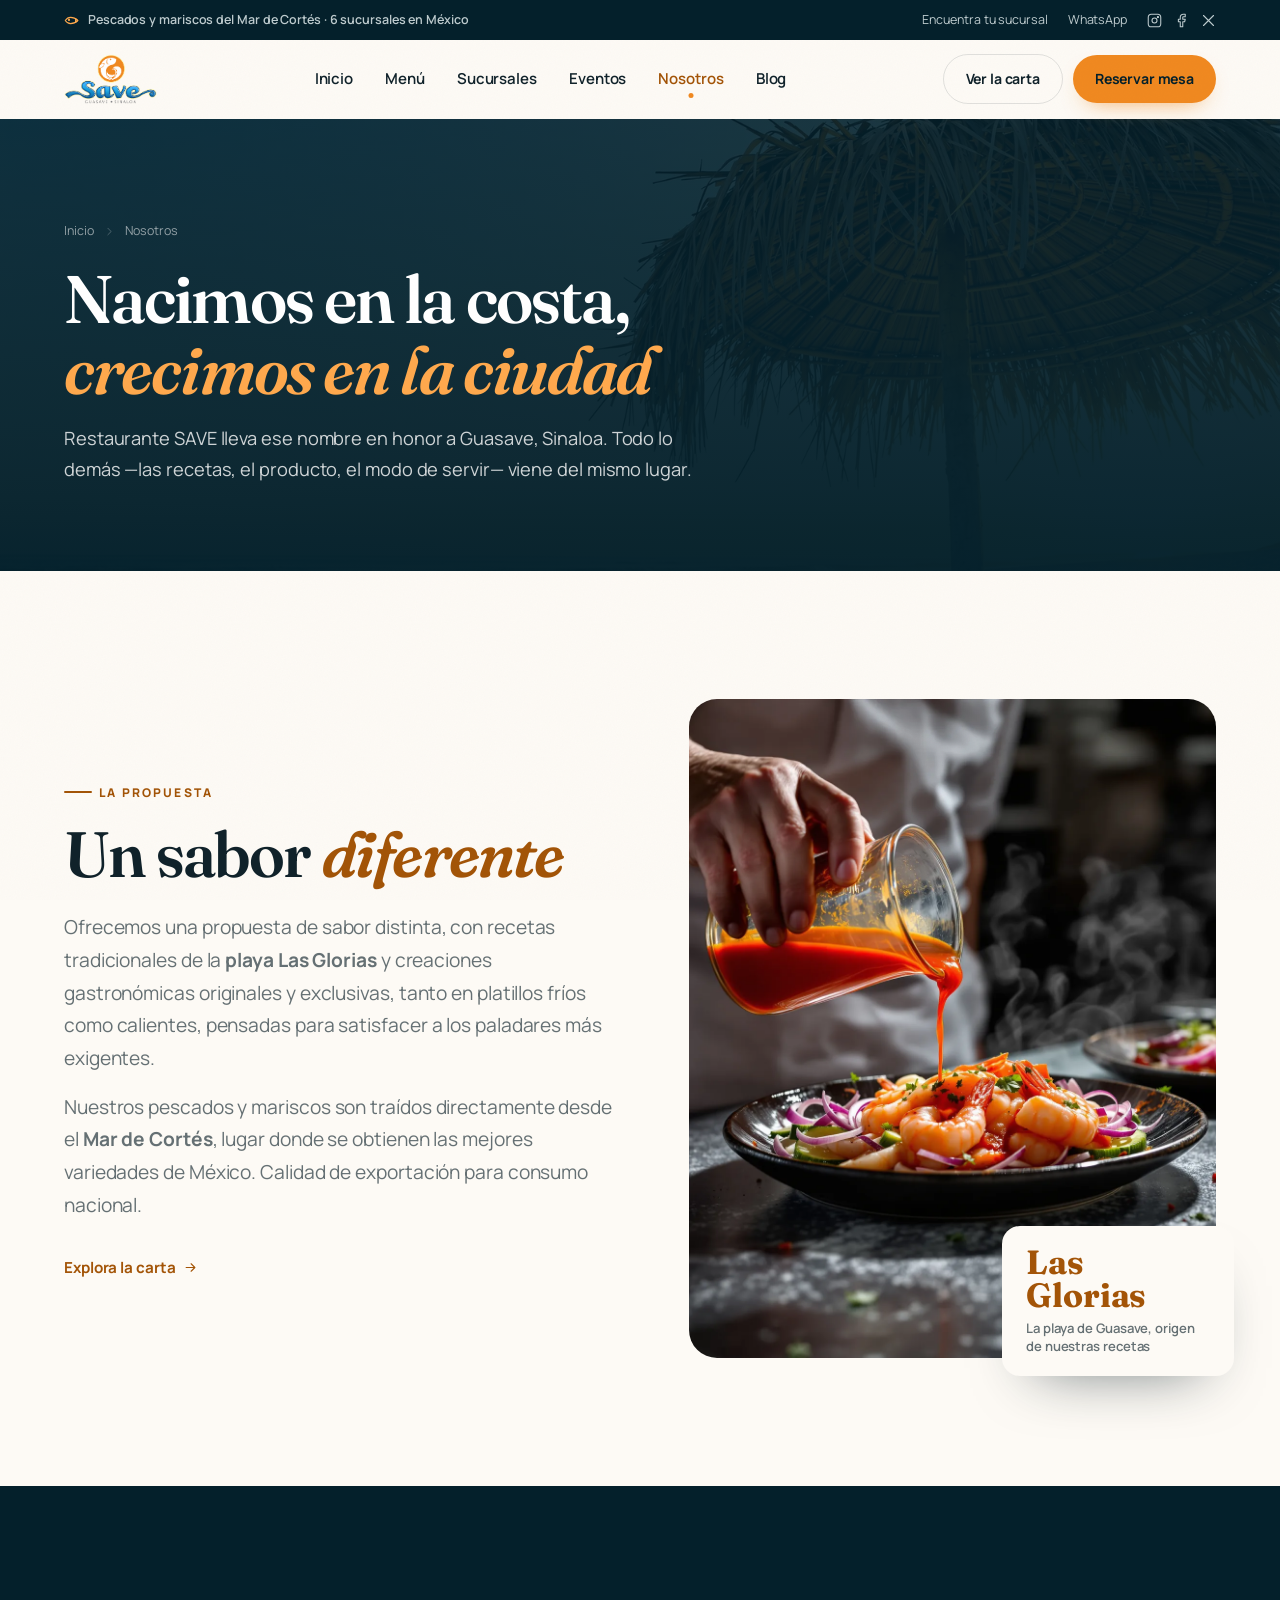
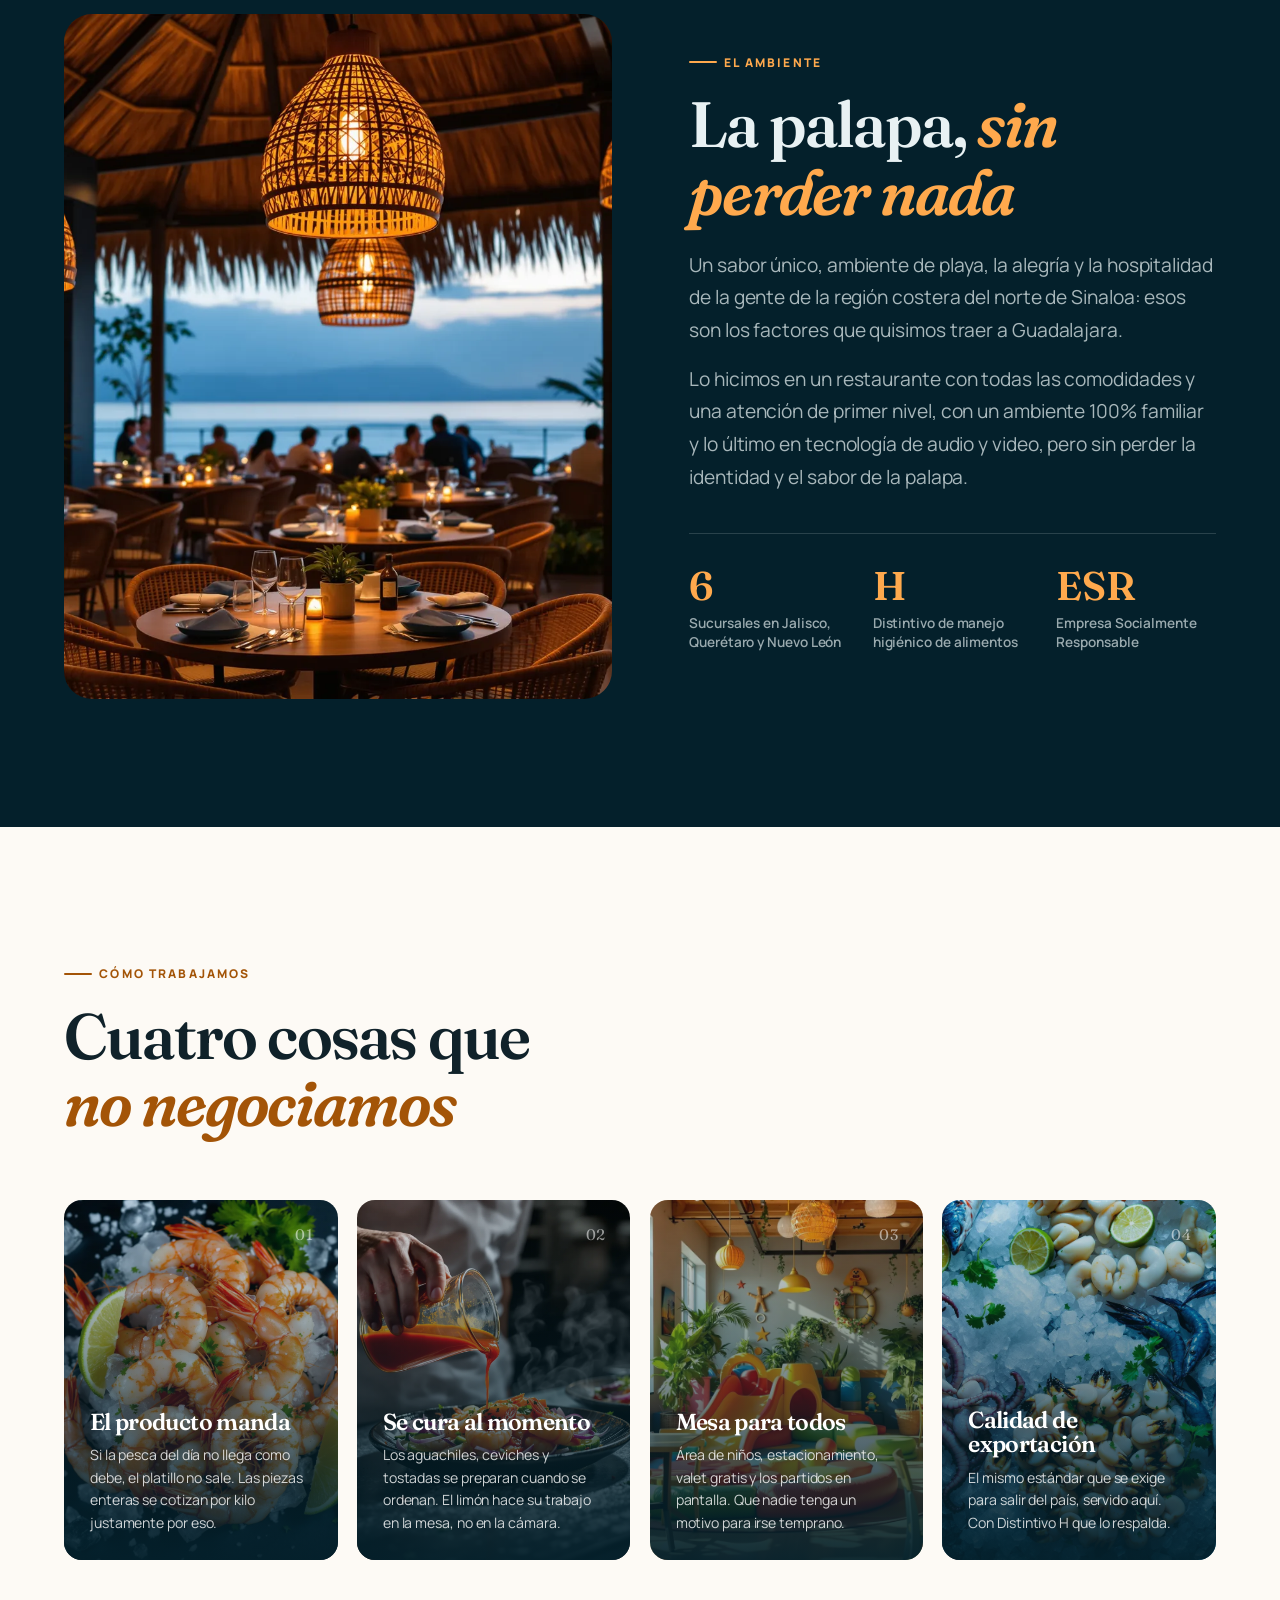
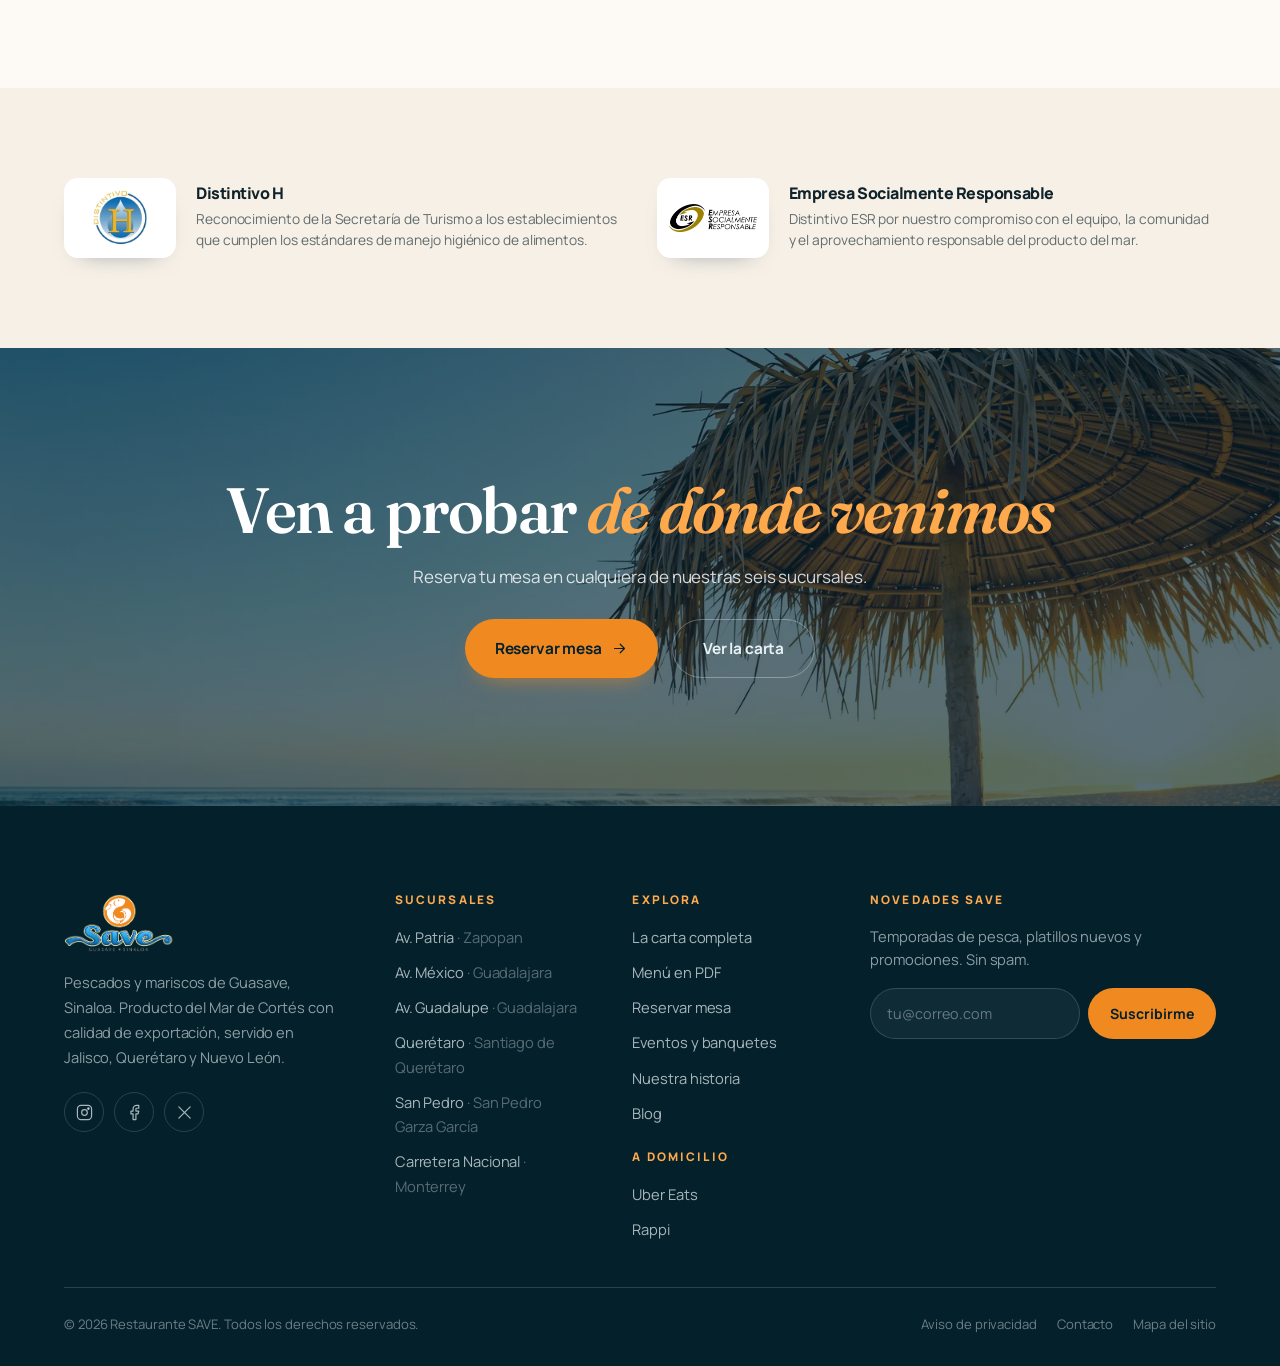
<file: nosotros.html>
<!DOCTYPE html>
<html lang="es-MX">
<head>
  <meta charset="utf-8">
  <meta name="viewport" content="width=device-width,initial-scale=1">
  <title>Nosotros | Restaurante SAVE, de Guasave a tu mesa</title>
  <meta name="description" content="SAVE nació como homenaje a Guasave, Sinaloa: recetas de la playa Las Glorias y producto del Mar de Cortés con calidad de exportación.">
  <link rel="canonical" href="https://wearedatalab.github.io/restaurante-save/nosotros.html">
  <meta name="robots" content="index,follow,max-image-preview:large,max-snippet:-1,max-video-preview:-1">
  <meta name="author" content="Restaurante SAVE">
  <meta name="geo.region" content="MX-JAL">
  <meta name="geo.placename" content="Guadalajara, Zapopan, Querétaro, Monterrey, San Pedro Garza García">
  <meta name="theme-color" content="#04202B">

  <meta property="og:type" content="website">
  <meta property="og:site_name" content="Restaurante SAVE">
  <meta property="og:locale" content="es_MX">
  <meta property="og:title" content="Nosotros | Restaurante SAVE, de Guasave a tu mesa">
  <meta property="og:description" content="SAVE nació como homenaje a Guasave, Sinaloa: recetas de la playa Las Glorias y producto del Mar de Cortés con calidad de exportación.">
  <meta property="og:url" content="https://wearedatalab.github.io/restaurante-save/nosotros.html">
  <meta property="og:image" content="https://wearedatalab.github.io/restaurante-save/img/og-save.jpg">
  <meta property="og:image:width" content="1200">
  <meta property="og:image:height" content="630">
  <meta property="og:image:alt" content="Mesa de pescados y mariscos de Restaurante SAVE">
  <meta name="twitter:card" content="summary_large_image">
  <meta name="twitter:site" content="@savedemar">
  <meta name="twitter:title" content="Nosotros | Restaurante SAVE, de Guasave a tu mesa">
  <meta name="twitter:description" content="SAVE nació como homenaje a Guasave, Sinaloa: recetas de la playa Las Glorias y producto del Mar de Cortés con calidad de exportación.">
  <meta name="twitter:image" content="https://wearedatalab.github.io/restaurante-save/img/og-save.jpg">

  <link rel="icon" href="img/favicon.svg" type="image/svg+xml">
  <link rel="apple-touch-icon" href="img/logoinicio.png">
  <link rel="manifest" href="site.webmanifest">

  <link rel="preconnect" href="https://fonts.googleapis.com">
  <link rel="preconnect" href="https://fonts.gstatic.com" crossorigin>
  <link rel="stylesheet" href="https://fonts.googleapis.com/css2?family=Fraunces:ital,opsz,wght@0,9..144,400..700;1,9..144,400..700&family=Manrope:wght@400;500;600;700;800&display=swap">
  <link rel="stylesheet" href="css/save.css">
  <script type="application/ld+json">{"@context":"https://schema.org","@graph":[{"@type":"Organization","@id":"https://wearedatalab.github.io/restaurante-save/#organizacion","name":"Restaurante SAVE","alternateName":"SAVE Restaurante","url":"https://wearedatalab.github.io/restaurante-save/","logo":{"@type":"ImageObject","url":"https://wearedatalab.github.io/restaurante-save/img/logoinicio.png","width":256,"height":130},"image":"https://wearedatalab.github.io/restaurante-save/img/og-save.jpg","description":"Restaurante de pescados y mariscos de estilo sinaloense, nombrado en honor a Guasave, Sinaloa. Producto del Mar de Cortés con calidad de exportación, en seis sucursales de Jalisco, Querétaro y Nuevo León.","sameAs":["https://www.facebook.com/saveresta","https://www.instagram.com/saverestaurant/","https://twitter.com/savedemar"],"areaServed":[{"@type":"State","name":"Jalisco"},{"@type":"State","name":"Querétaro"},{"@type":"State","name":"Nuevo León"}],"hasCredential":[{"@type":"EducationalOccupationalCredential","name":"Distintivo H","credentialCategory":"Certificación de manejo higiénico de alimentos (Secretaría de Turismo)"},{"@type":"EducationalOccupationalCredential","name":"Empresa Socialmente Responsable (ESR)"}]},{"@type":"WebSite","@id":"https://wearedatalab.github.io/restaurante-save/#sitio","url":"https://wearedatalab.github.io/restaurante-save/","name":"Restaurante SAVE","inLanguage":"es-MX","publisher":{"@id":"https://wearedatalab.github.io/restaurante-save/#organizacion"}},{"@type":"BreadcrumbList","itemListElement":[{"@type":"ListItem","position":1,"name":"Inicio"},{"@type":"ListItem","position":2,"name":"Nosotros","item":"https://wearedatalab.github.io/restaurante-save/nosotros.html"}]},{"@type":"AboutPage","@id":"https://wearedatalab.github.io/restaurante-save/nosotros.html#pagina","url":"https://wearedatalab.github.io/restaurante-save/nosotros.html","name":"Historia de Restaurante SAVE","isPartOf":{"@id":"https://wearedatalab.github.io/restaurante-save/#sitio"},"inLanguage":"es-MX","about":{"@id":"https://wearedatalab.github.io/restaurante-save/#organizacion"}},{"@type":"FAQPage","mainEntity":[{"@type":"Question","name":"¿Por qué el restaurante se llama SAVE?","acceptedAnswer":{"@type":"Answer","text":"El nombre es un homenaje a Guasave, Sinaloa, el municipio del norte del estado de donde provienen las recetas y la forma de trabajar el producto que distingue al restaurante."}},{"@type":"Question","name":"¿Qué es la playa Las Glorias?","acceptedAnswer":{"@type":"Answer","text":"Las Glorias es la playa de Guasave, en el norte de Sinaloa, sobre el Golfo de California. De su cocina de palapa vienen las recetas tradicionales que SAVE trajo a Guadalajara."}}]}]}</script>
</head>
<body>
<a class="saltar" href="#principal">Saltar al contenido</a>
<div class="grano" aria-hidden="true"></div>

<div class="topbar">
  <div class="contenedor topbar__in">
    <p class="topbar__left"><svg width="15" height="15" viewBox="0 0 24 24" fill="none" stroke="currentColor" stroke-width="1.7" stroke-linecap="round" stroke-linejoin="round" aria-hidden="true"><path d="M2 12s3.5-5 8.5-5S19 9 22 12c-3 3-6.5 5-11.5 5S2 12 2 12z"/><circle cx="8" cy="11" r=".8" fill="currentColor"/><path d="M22 12l-3.5-3v6L22 12z"/></svg> <span>Pescados y mariscos del Mar de Cortés<span class="op"> · 6 sucursales en México</span></span></p>
    <div class="topbar__right">
      <a href="sucursales.html">Encuentra tu sucursal</a>
      <a href="https://wa.me/5213317362644?text=Hola,%20quisiera%20información%20sobre%20Restaurante%20SAVE." target="_blank" rel="noopener">WhatsApp</a>
      <div class="topbar__redes">
        <a href="https://www.instagram.com/saverestaurant/" target="_blank" rel="noopener" aria-label="Instagram de Restaurante SAVE"><svg width="15" height="15" viewBox="0 0 24 24" fill="none" stroke="currentColor" stroke-width="1.7" stroke-linecap="round" stroke-linejoin="round" aria-hidden="true"><rect x="2" y="2" width="20" height="20" rx="5"/><circle cx="12" cy="12" r="4"/><circle cx="17.5" cy="6.5" r="1" fill="currentColor"/></svg></a>
        <a href="https://www.facebook.com/saveresta" target="_blank" rel="noopener" aria-label="Facebook de Restaurante SAVE"><svg width="15" height="15" viewBox="0 0 24 24" fill="none" stroke="currentColor" stroke-width="1.7" stroke-linecap="round" stroke-linejoin="round" aria-hidden="true"><path d="M18 2h-3a5 5 0 0 0-5 5v3H7v4h3v8h4v-8h3l1-4h-4V7a1 1 0 0 1 1-1h3z"/></svg></a>
        <a href="https://twitter.com/savedemar" target="_blank" rel="noopener" aria-label="X (Twitter) de Restaurante SAVE"><svg width="15" height="15" viewBox="0 0 24 24" fill="none" stroke="currentColor" stroke-width="1.7" stroke-linecap="round" stroke-linejoin="round" aria-hidden="true"><path d="M4 4l16 16M20 4L4 20"/></svg></a>
      </div>
    </div>
  </div>
</div>

<header class="header">
  <div class="contenedor header__in">
    <a class="marca" href="index.html" aria-label="Restaurante SAVE, inicio">
      <img src="img/logoinicio.png" alt="Restaurante SAVE — Guasave, Sinaloa" width="256" height="130">
    </a>
    <nav class="nav" aria-label="Navegación principal"><a href="index.html">Inicio</a><a href="menu.html">Menú</a><a href="sucursales.html">Sucursales</a><a href="eventos.html">Eventos</a><a href="nosotros.html" aria-current="page">Nosotros</a><a href="blog.html">Blog</a></nav>
    <div class="header__cta">
      <a class="btn btn--linea btn--sm" href="menu.html">Ver la carta</a>
      <a class="btn btn--sm" href="reservar.html">Reservar mesa</a>
      <button class="hamb" type="button" aria-expanded="false" aria-controls="menu-movil" aria-label="Abrir menú">
        <span></span>
      </button>
    </div>
  </div>
</header>

<div class="menu-movil" id="menu-movil">
  <a class="mm" href="index.html">Inicio<em>01</em></a><a class="mm" href="menu.html">Menú<em>02</em></a><a class="mm" href="sucursales.html">Sucursales<em>03</em></a><a class="mm" href="eventos.html">Eventos<em>04</em></a><a class="mm" href="nosotros.html" aria-current="page">Nosotros<em>05</em></a><a class="mm" href="blog.html">Blog<em>06</em></a>
  <div class="menu-movil__pie">
    <a class="btn btn--full" href="reservar.html">Reservar mesa</a>
    <a class="btn btn--linea-claro btn--full" href="https://wa.me/5213317362644?text=Hola,%20quisiera%20información%20sobre%20Restaurante%20SAVE." target="_blank" rel="noopener">Escribir por WhatsApp</a>
  </div>
</div>
<main id="principal">
<header class="pagina-cab">
  <img class="fondo" src="img/w/playa-glorias.webp" alt="" width="1600" height="893" fetchpriority="high">
  <div class="contenedor pagina-cab__in">
    <nav class="migas" aria-label="Ruta de navegación"><a href="index.html">Inicio</a><svg width="13" height="13" viewBox="0 0 24 24" fill="none" stroke="currentColor" stroke-width="1.7" stroke-linecap="round" stroke-linejoin="round" aria-hidden="true"><path d="M9 6l6 6-6 6"/></svg><span aria-current="page">Nosotros</span></nav>
    <h1>Nacimos en la costa, <em>crecimos en la ciudad</em></h1>
    <p>Restaurante SAVE lleva ese nombre en honor a Guasave, Sinaloa. Todo lo demás —las recetas, el producto, el modo de servir— viene del mismo lugar.</p>
  </div>
</header>

<section class="seccion">
  <div class="contenedor split">
    <div class="rv">
      <p class="eyebrow">La propuesta</p>
      <h2 class="titulo">Un sabor <em>diferente</em></h2>
      <p class="bajada" style="margin-top:24px">Ofrecemos una propuesta de sabor distinta, con recetas tradicionales de la <strong>playa Las Glorias</strong> y creaciones gastronómicas originales y exclusivas, tanto en platillos fríos como calientes, pensadas para satisfacer a los paladares más exigentes.</p>
      <p class="bajada" style="margin-top:16px">Nuestros pescados y mariscos son traídos directamente desde el <strong>Mar de Cortés</strong>, lugar donde se obtienen las mejores variedades de México. Calidad de exportación para consumo nacional.</p>
      <p style="margin-top:32px"><a class="enlace" href="menu.html">Explora la carta <svg width="15" height="15" viewBox="0 0 24 24" fill="none" stroke="currentColor" stroke-width="1.7" stroke-linecap="round" stroke-linejoin="round" aria-hidden="true"><path d="M5 12h14M13 6l6 6-6 6"/></svg></a></p>
    </div>
    <div class="split__media rv rv-d1">
      <img src="img/w/chef-aguachile.webp" alt="Preparación de aguachile rojo sobre camarón fresco en la cocina de SAVE" width="1100" height="1366" loading="lazy">
      <div class="split__badge"><strong>Las Glorias</strong><span>La playa de Guasave, origen de nuestras recetas</span></div>
    </div>
  </div>
</section>

<section class="seccion seccion--osc">
  <div class="contenedor split">
    <div class="split__media rv">
      <img src="img/w/hero-palapa.webp" alt="Comedor de Restaurante SAVE con techo de palapa y luz cálida" width="1920" height="1072" loading="lazy" style="aspect-ratio:4/5">
    </div>
    <div class="rv rv-d1">
      <p class="eyebrow">El ambiente</p>
      <h2 class="titulo">La palapa, <em>sin perder nada</em></h2>
      <p class="bajada" style="margin-top:24px">Un sabor único, ambiente de playa, la alegría y la hospitalidad de la gente de la región costera del norte de Sinaloa: esos son los factores que quisimos traer a Guadalajara.</p>
      <p class="bajada" style="margin-top:16px">Lo hicimos en un restaurante con todas las comodidades y una atención de primer nivel, con un ambiente 100% familiar y lo último en tecnología de audio y video, pero sin perder la identidad y el sabor de la palapa.</p>
      <dl class="datos datos--claro">
        <div><dt>6</dt><dd>Sucursales en Jalisco, Querétaro y Nuevo León</dd></div>
        <div><dt>H</dt><dd>Distintivo de manejo higiénico de alimentos</dd></div>
        <div><dt>ESR</dt><dd>Empresa Socialmente Responsable</dd></div>
      </dl>
    </div>
  </div>
</section>

<section class="seccion">
  <div class="contenedor">
    <div class="cab">
      <div class="cab__txt rv">
        <p class="eyebrow">Cómo trabajamos</p>
        <h2 class="titulo">Cuatro cosas que <em>no negociamos</em></h2>
      </div>
    </div>
    <div class="exp">
      <article class="exp__item rv rv-d1" style="min-height:360px">
        <img src="img/w/camaron-hielo.webp" alt="Camarón azul fresco sobre hielo" width="1000" height="1000" loading="lazy">
        <span class="exp__num">01</span>
        <h3>El producto manda</h3>
        <p>Si la pesca del día no llega como debe, el platillo no sale. Las piezas enteras se cotizan por kilo justamente por eso.</p>
      </article>
      <article class="exp__item rv rv-d2" style="min-height:360px">
        <img src="img/w/chef-aguachile.webp" alt="Chef preparando aguachile" width="1100" height="1366" loading="lazy">
        <span class="exp__num">02</span>
        <h3>Se cura al momento</h3>
        <p>Los aguachiles, ceviches y tostadas se preparan cuando se ordenan. El limón hace su trabajo en la mesa, no en la cámara.</p>
      </article>
      <article class="exp__item rv rv-d3" style="min-height:360px">
        <img src="img/w/area-ninos.webp" alt="Área de niños en Restaurante SAVE" width="1100" height="832" loading="lazy">
        <span class="exp__num">03</span>
        <h3>Mesa para todos</h3>
        <p>Área de niños, estacionamiento, valet gratis y los partidos en pantalla. Que nadie tenga un motivo para irse temprano.</p>
      </article>
      <article class="exp__item rv rv-d4" style="min-height:360px">
        <img src="img/w/hielo-mariscos.webp" alt="Mariscos frescos sobre hielo" width="1400" height="933" loading="lazy">
        <span class="exp__num">04</span>
        <h3>Calidad de exportación</h3>
        <p>El mismo estándar que se exige para salir del país, servido aquí. Con Distintivo H que lo respalda.</p>
      </article>
    </div>
  </div>
</section>

<section class="seccion seccion--arena" style="padding-block:clamp(56px,7vw,90px)">
  <div class="contenedor certs"><div class="cert rv">
      <img src="img/w/cert-h.webp" alt="Distintivo H otorgado por la Secretaría de Turismo" width="300" height="309" loading="lazy">
      <div>
        <h3>Distintivo H</h3>
        <p>Reconocimiento de la Secretaría de Turismo a los establecimientos que cumplen los estándares de manejo higiénico de alimentos.</p>
      </div>
    </div>
    <div class="cert rv rv-d1">
      <img src="img/w/cert-esr.webp" alt="Distintivo Empresa Socialmente Responsable" width="340" height="111" loading="lazy">
      <div>
        <h3>Empresa Socialmente Responsable</h3>
        <p>Distintivo ESR por nuestro compromiso con el equipo, la comunidad y el aprovechamiento responsable del producto del mar.</p>
      </div>
    </div></div>
</section>

<section class="cta">
  <img src="img/w/playa-glorias.webp" alt="" loading="lazy" width="1920" height="1072">
  <div class="contenedor cta__in">
    <h2 class="rv">Ven a probar <em>de dónde venimos</em></h2>
    <p class="rv rv-d1">Reserva tu mesa en cualquiera de nuestras seis sucursales.</p>
    <div class="cta__acciones rv rv-d2">
      <a class="btn" href="reservar.html">Reservar mesa <svg width="17" height="17" viewBox="0 0 24 24" fill="none" stroke="currentColor" stroke-width="1.7" stroke-linecap="round" stroke-linejoin="round" aria-hidden="true"><path d="M5 12h14M13 6l6 6-6 6"/></svg></a>
      <a class="btn btn--linea-claro" href="menu.html">Ver la carta</a>
    </div>
  </div>
</section>

</main>
<footer class="footer">
  <div class="contenedor">
    <div class="footer__top">
      <div>
        <img class="logo" src="img/logoinicio.png" alt="Restaurante SAVE" width="256" height="130" loading="lazy">
        <p class="footer__desc">Pescados y mariscos de Guasave, Sinaloa. Producto del Mar de Cortés con calidad de exportación, servido en Jalisco, Querétaro y Nuevo León.</p>
        <div class="footer__redes">
          <a href="https://www.instagram.com/saverestaurant/" target="_blank" rel="noopener" aria-label="Instagram"><svg width="17" height="17" viewBox="0 0 24 24" fill="none" stroke="currentColor" stroke-width="1.7" stroke-linecap="round" stroke-linejoin="round" aria-hidden="true"><rect x="2" y="2" width="20" height="20" rx="5"/><circle cx="12" cy="12" r="4"/><circle cx="17.5" cy="6.5" r="1" fill="currentColor"/></svg></a>
          <a href="https://www.facebook.com/saveresta" target="_blank" rel="noopener" aria-label="Facebook"><svg width="17" height="17" viewBox="0 0 24 24" fill="none" stroke="currentColor" stroke-width="1.7" stroke-linecap="round" stroke-linejoin="round" aria-hidden="true"><path d="M18 2h-3a5 5 0 0 0-5 5v3H7v4h3v8h4v-8h3l1-4h-4V7a1 1 0 0 1 1-1h3z"/></svg></a>
          <a href="https://twitter.com/savedemar" target="_blank" rel="noopener" aria-label="X (Twitter)"><svg width="17" height="17" viewBox="0 0 24 24" fill="none" stroke="currentColor" stroke-width="1.7" stroke-linecap="round" stroke-linejoin="round" aria-hidden="true"><path d="M4 4l16 16M20 4L4 20"/></svg></a>
        </div>
      </div>
      <div>
        <h3>Sucursales</h3>
        <ul><li><a href="sucursales.html#av-patria">Av. Patria <span style="opacity:.5">· Zapopan</span></a></li><li><a href="sucursales.html#av-mexico">Av. México <span style="opacity:.5">· Guadalajara</span></a></li><li><a href="sucursales.html#av-guadalupe">Av. Guadalupe <span style="opacity:.5">· Guadalajara</span></a></li><li><a href="sucursales.html#queretaro">Querétaro <span style="opacity:.5">· Santiago de Querétaro</span></a></li><li><a href="sucursales.html#san-pedro">San Pedro <span style="opacity:.5">· San Pedro Garza García</span></a></li><li><a href="sucursales.html#carretera-nacional">Carretera Nacional <span style="opacity:.5">· Monterrey</span></a></li></ul>
      </div>
      <div>
        <h3>Explora</h3>
        <ul>
          <li><a href="menu.html">La carta completa</a></li>
          <li><a href="https://restaurante-save.mx/wp-content/uploads/2020/12/MenuSaveWeb.pdf" target="_blank" rel="noopener">Menú en PDF</a></li>
          <li><a href="reservar.html">Reservar mesa</a></li>
          <li><a href="eventos.html">Eventos y banquetes</a></li>
          <li><a href="nosotros.html">Nuestra historia</a></li>
          <li><a href="blog.html">Blog</a></li>
        </ul>
        <h3 style="margin-top:26px">A domicilio</h3>
        <ul><li><a href="https://www.ubereats.com/mx/search?q=Restaurante%20Save" target="_blank" rel="noopener">Uber Eats</a></li><li><a href="https://www.rappi.com.mx/restaurantes/busqueda?q=Restaurante%20Save" target="_blank" rel="noopener">Rappi</a></li></ul>
      </div>
      <div>
        <h3>Novedades SAVE</h3>
        <p style="color:rgba(232,241,243,.6);line-height:1.6">Temporadas de pesca, platillos nuevos y promociones. Sin spam.</p>
        <form class="news" novalidate>
          <label class="solo-lectores" for="news-mail">Correo electrónico</label>
          <input id="news-mail" type="email" name="email" placeholder="tu@correo.com" required autocomplete="email">
          <button type="submit">Suscribirme</button>
        </form>
        <p class="news__ok">¡Listo! Te escribiremos pronto.</p>
      </div>
    </div>
    <div class="footer__bajo">
      <p>© <span data-anio>2026</span> Restaurante SAVE. Todos los derechos reservados.</p>
      <nav aria-label="Enlaces legales">
        <a href="aviso-de-privacidad.html">Aviso de privacidad</a>
        <a href="sucursales.html">Contacto</a>
        <a href="sitemap.xml">Mapa del sitio</a>
      </nav>
    </div>
  </div>
</footer>
<script src="js/save.js" defer></script>
</body>
</html>
</file>
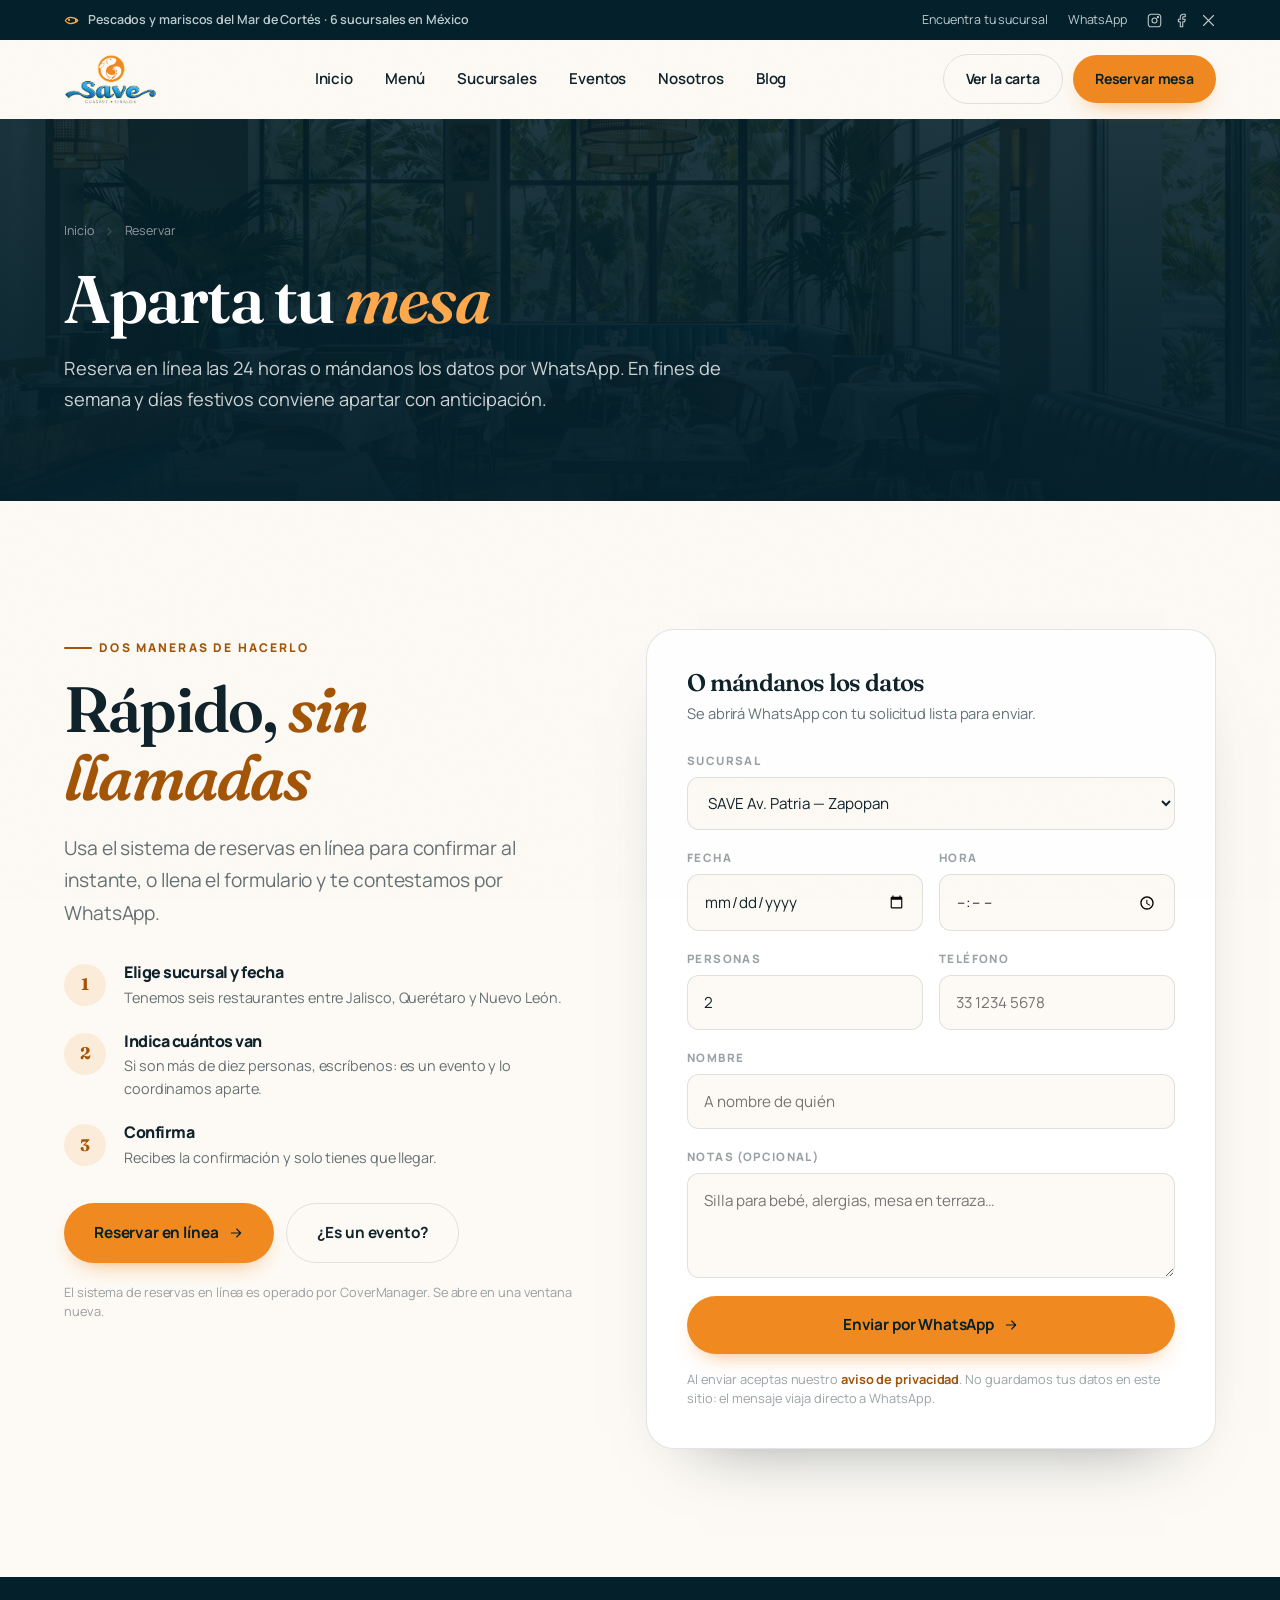
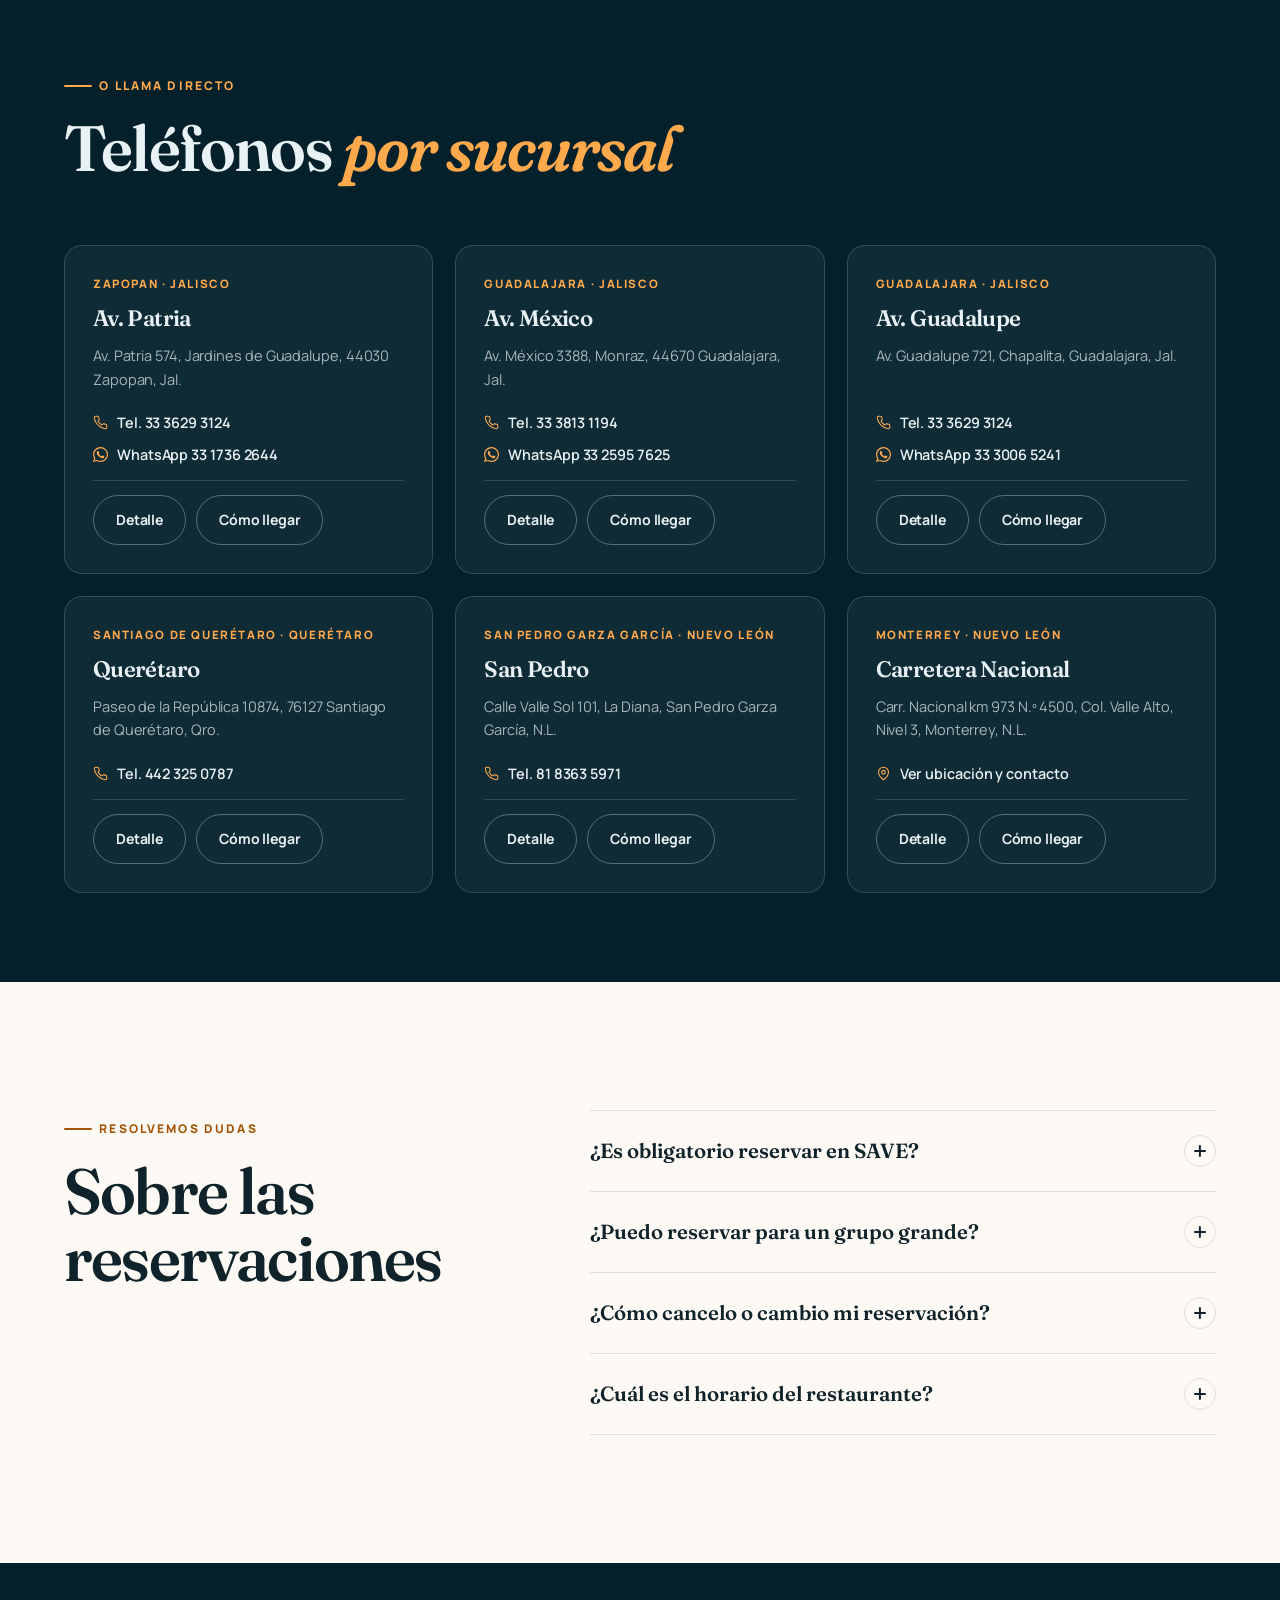
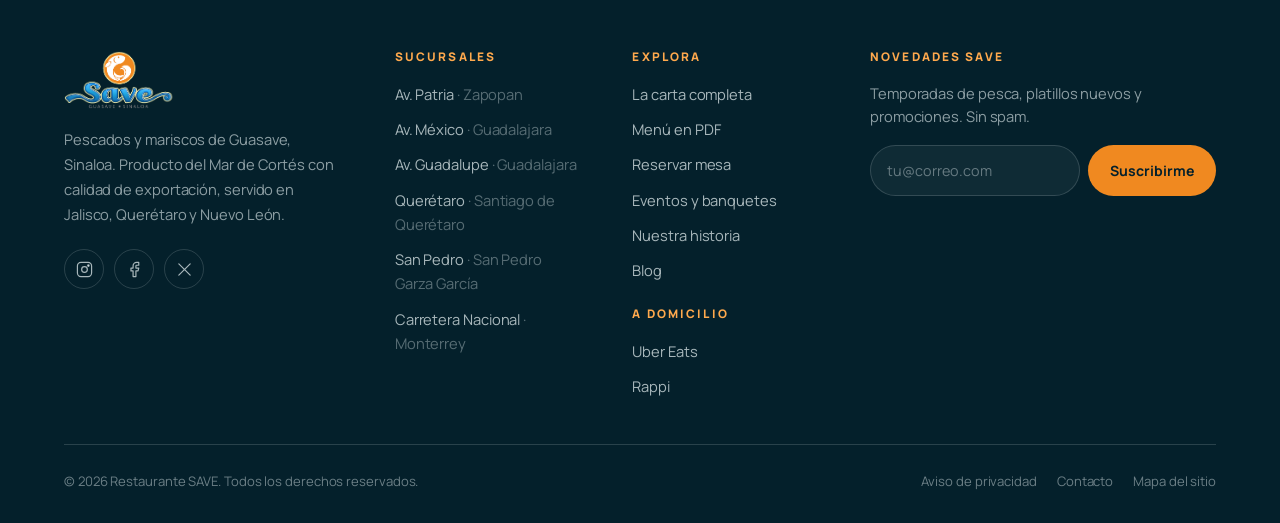
<file: reservar.html>
<!DOCTYPE html>
<html lang="es-MX">
<head>
  <meta charset="utf-8">
  <meta name="viewport" content="width=device-width,initial-scale=1">
  <title>Reservar mesa | Restaurante SAVE</title>
  <meta name="description" content="Reserva tu mesa en SAVE en línea o por WhatsApp. Elige sucursal, fecha, hora y número de personas en Guadalajara, Querétaro o Monterrey.">
  <link rel="canonical" href="https://wearedatalab.github.io/restaurante-save/reservar.html">
  <meta name="robots" content="index,follow,max-image-preview:large,max-snippet:-1,max-video-preview:-1">
  <meta name="author" content="Restaurante SAVE">
  <meta name="geo.region" content="MX-JAL">
  <meta name="geo.placename" content="Guadalajara, Zapopan, Querétaro, Monterrey, San Pedro Garza García">
  <meta name="theme-color" content="#04202B">

  <meta property="og:type" content="website">
  <meta property="og:site_name" content="Restaurante SAVE">
  <meta property="og:locale" content="es_MX">
  <meta property="og:title" content="Reservar mesa | Restaurante SAVE">
  <meta property="og:description" content="Reserva tu mesa en SAVE en línea o por WhatsApp. Elige sucursal, fecha, hora y número de personas en Guadalajara, Querétaro o Monterrey.">
  <meta property="og:url" content="https://wearedatalab.github.io/restaurante-save/reservar.html">
  <meta property="og:image" content="https://wearedatalab.github.io/restaurante-save/img/og-save.jpg">
  <meta property="og:image:width" content="1200">
  <meta property="og:image:height" content="630">
  <meta property="og:image:alt" content="Mesa de pescados y mariscos de Restaurante SAVE">
  <meta name="twitter:card" content="summary_large_image">
  <meta name="twitter:site" content="@savedemar">
  <meta name="twitter:title" content="Reservar mesa | Restaurante SAVE">
  <meta name="twitter:description" content="Reserva tu mesa en SAVE en línea o por WhatsApp. Elige sucursal, fecha, hora y número de personas en Guadalajara, Querétaro o Monterrey.">
  <meta name="twitter:image" content="https://wearedatalab.github.io/restaurante-save/img/og-save.jpg">

  <link rel="icon" href="img/favicon.svg" type="image/svg+xml">
  <link rel="apple-touch-icon" href="img/logoinicio.png">
  <link rel="manifest" href="site.webmanifest">

  <link rel="preconnect" href="https://fonts.googleapis.com">
  <link rel="preconnect" href="https://fonts.gstatic.com" crossorigin>
  <link rel="stylesheet" href="https://fonts.googleapis.com/css2?family=Fraunces:ital,opsz,wght@0,9..144,400..700;1,9..144,400..700&family=Manrope:wght@400;500;600;700;800&display=swap">
  <link rel="stylesheet" href="css/save.css">
  <script type="application/ld+json">{"@context":"https://schema.org","@graph":[{"@type":"Organization","@id":"https://wearedatalab.github.io/restaurante-save/#organizacion","name":"Restaurante SAVE","alternateName":"SAVE Restaurante","url":"https://wearedatalab.github.io/restaurante-save/","logo":{"@type":"ImageObject","url":"https://wearedatalab.github.io/restaurante-save/img/logoinicio.png","width":256,"height":130},"image":"https://wearedatalab.github.io/restaurante-save/img/og-save.jpg","description":"Restaurante de pescados y mariscos de estilo sinaloense, nombrado en honor a Guasave, Sinaloa. Producto del Mar de Cortés con calidad de exportación, en seis sucursales de Jalisco, Querétaro y Nuevo León.","sameAs":["https://www.facebook.com/saveresta","https://www.instagram.com/saverestaurant/","https://twitter.com/savedemar"],"areaServed":[{"@type":"State","name":"Jalisco"},{"@type":"State","name":"Querétaro"},{"@type":"State","name":"Nuevo León"}],"hasCredential":[{"@type":"EducationalOccupationalCredential","name":"Distintivo H","credentialCategory":"Certificación de manejo higiénico de alimentos (Secretaría de Turismo)"},{"@type":"EducationalOccupationalCredential","name":"Empresa Socialmente Responsable (ESR)"}]},{"@type":"WebSite","@id":"https://wearedatalab.github.io/restaurante-save/#sitio","url":"https://wearedatalab.github.io/restaurante-save/","name":"Restaurante SAVE","inLanguage":"es-MX","publisher":{"@id":"https://wearedatalab.github.io/restaurante-save/#organizacion"}},{"@type":"BreadcrumbList","itemListElement":[{"@type":"ListItem","position":1,"name":"Inicio"},{"@type":"ListItem","position":2,"name":"Reservar","item":"https://wearedatalab.github.io/restaurante-save/reservar.html"}]},{"@type":"WebPage","@id":"https://wearedatalab.github.io/restaurante-save/reservar.html#pagina","url":"https://wearedatalab.github.io/restaurante-save/reservar.html","name":"Reservar mesa en Restaurante SAVE","isPartOf":{"@id":"https://wearedatalab.github.io/restaurante-save/#sitio"},"inLanguage":"es-MX","potentialAction":{"@type":"ReserveAction","target":{"@type":"EntryPoint","urlTemplate":"https://www.covermanager.com/reservation/module_group/save-group/spanish","inLanguage":"es-MX","actionPlatform":["http://schema.org/DesktopWebPlatform","http://schema.org/MobileWebPlatform"]},"result":{"@type":"FoodEstablishmentReservation","name":"Reservación en Restaurante SAVE"}}}]}</script>
</head>
<body>
<a class="saltar" href="#principal">Saltar al contenido</a>
<div class="grano" aria-hidden="true"></div>

<div class="topbar">
  <div class="contenedor topbar__in">
    <p class="topbar__left"><svg width="15" height="15" viewBox="0 0 24 24" fill="none" stroke="currentColor" stroke-width="1.7" stroke-linecap="round" stroke-linejoin="round" aria-hidden="true"><path d="M2 12s3.5-5 8.5-5S19 9 22 12c-3 3-6.5 5-11.5 5S2 12 2 12z"/><circle cx="8" cy="11" r=".8" fill="currentColor"/><path d="M22 12l-3.5-3v6L22 12z"/></svg> <span>Pescados y mariscos del Mar de Cortés<span class="op"> · 6 sucursales en México</span></span></p>
    <div class="topbar__right">
      <a href="sucursales.html">Encuentra tu sucursal</a>
      <a href="https://wa.me/5213317362644?text=Hola,%20quisiera%20información%20sobre%20Restaurante%20SAVE." target="_blank" rel="noopener">WhatsApp</a>
      <div class="topbar__redes">
        <a href="https://www.instagram.com/saverestaurant/" target="_blank" rel="noopener" aria-label="Instagram de Restaurante SAVE"><svg width="15" height="15" viewBox="0 0 24 24" fill="none" stroke="currentColor" stroke-width="1.7" stroke-linecap="round" stroke-linejoin="round" aria-hidden="true"><rect x="2" y="2" width="20" height="20" rx="5"/><circle cx="12" cy="12" r="4"/><circle cx="17.5" cy="6.5" r="1" fill="currentColor"/></svg></a>
        <a href="https://www.facebook.com/saveresta" target="_blank" rel="noopener" aria-label="Facebook de Restaurante SAVE"><svg width="15" height="15" viewBox="0 0 24 24" fill="none" stroke="currentColor" stroke-width="1.7" stroke-linecap="round" stroke-linejoin="round" aria-hidden="true"><path d="M18 2h-3a5 5 0 0 0-5 5v3H7v4h3v8h4v-8h3l1-4h-4V7a1 1 0 0 1 1-1h3z"/></svg></a>
        <a href="https://twitter.com/savedemar" target="_blank" rel="noopener" aria-label="X (Twitter) de Restaurante SAVE"><svg width="15" height="15" viewBox="0 0 24 24" fill="none" stroke="currentColor" stroke-width="1.7" stroke-linecap="round" stroke-linejoin="round" aria-hidden="true"><path d="M4 4l16 16M20 4L4 20"/></svg></a>
      </div>
    </div>
  </div>
</div>

<header class="header">
  <div class="contenedor header__in">
    <a class="marca" href="index.html" aria-label="Restaurante SAVE, inicio">
      <img src="img/logoinicio.png" alt="Restaurante SAVE — Guasave, Sinaloa" width="256" height="130">
    </a>
    <nav class="nav" aria-label="Navegación principal"><a href="index.html">Inicio</a><a href="menu.html">Menú</a><a href="sucursales.html">Sucursales</a><a href="eventos.html">Eventos</a><a href="nosotros.html">Nosotros</a><a href="blog.html">Blog</a></nav>
    <div class="header__cta">
      <a class="btn btn--linea btn--sm" href="menu.html">Ver la carta</a>
      <a class="btn btn--sm" href="reservar.html">Reservar mesa</a>
      <button class="hamb" type="button" aria-expanded="false" aria-controls="menu-movil" aria-label="Abrir menú">
        <span></span>
      </button>
    </div>
  </div>
</header>

<div class="menu-movil" id="menu-movil">
  <a class="mm" href="index.html">Inicio<em>01</em></a><a class="mm" href="menu.html">Menú<em>02</em></a><a class="mm" href="sucursales.html">Sucursales<em>03</em></a><a class="mm" href="eventos.html">Eventos<em>04</em></a><a class="mm" href="nosotros.html">Nosotros<em>05</em></a><a class="mm" href="blog.html">Blog<em>06</em></a>
  <div class="menu-movil__pie">
    <a class="btn btn--full" href="reservar.html">Reservar mesa</a>
    <a class="btn btn--linea-claro btn--full" href="https://wa.me/5213317362644?text=Hola,%20quisiera%20información%20sobre%20Restaurante%20SAVE." target="_blank" rel="noopener">Escribir por WhatsApp</a>
  </div>
</div>
<main id="principal">
<header class="pagina-cab">
  <img class="fondo" src="img/w/salon.webp" alt="" width="1400" height="933" fetchpriority="high">
  <div class="contenedor pagina-cab__in">
    <nav class="migas" aria-label="Ruta de navegación"><a href="index.html">Inicio</a><svg width="13" height="13" viewBox="0 0 24 24" fill="none" stroke="currentColor" stroke-width="1.7" stroke-linecap="round" stroke-linejoin="round" aria-hidden="true"><path d="M9 6l6 6-6 6"/></svg><span aria-current="page">Reservar</span></nav>
    <h1>Aparta tu <em>mesa</em></h1>
    <p>Reserva en línea las 24 horas o mándanos los datos por WhatsApp. En fines de semana y días festivos conviene apartar con anticipación.</p>
  </div>
</header>

<section class="seccion">
  <div class="contenedor reserva">
    <div class="rv">
      <p class="eyebrow">Dos maneras de hacerlo</p>
      <h2 class="titulo">Rápido, <em>sin llamadas</em></h2>
      <p class="bajada" style="margin-top:22px">Usa el sistema de reservas en línea para confirmar al instante, o llena el formulario y te contestamos por WhatsApp.</p>
      <div class="pasos">
        <div class="paso"><span class="paso__n">1</span><div><h3>Elige sucursal y fecha</h3><p>Tenemos seis restaurantes entre Jalisco, Querétaro y Nuevo León.</p></div></div>
        <div class="paso"><span class="paso__n">2</span><div><h3>Indica cuántos van</h3><p>Si son más de diez personas, escríbenos: es un evento y lo coordinamos aparte.</p></div></div>
        <div class="paso"><span class="paso__n">3</span><div><h3>Confirma</h3><p>Recibes la confirmación y solo tienes que llegar.</p></div></div>
      </div>
      <div style="margin-top:34px;display:flex;gap:12px;flex-wrap:wrap">
        <a class="btn" href="https://www.covermanager.com/reservation/module_group/save-group/spanish" target="_blank" rel="noopener">Reservar en línea <svg width="16" height="16" viewBox="0 0 24 24" fill="none" stroke="currentColor" stroke-width="1.7" stroke-linecap="round" stroke-linejoin="round" aria-hidden="true"><path d="M5 12h14M13 6l6 6-6 6"/></svg></a>
        <a class="btn btn--linea" href="eventos.html">¿Es un evento?</a>
      </div>
      <p class="aviso-form" style="margin-top:20px">El sistema de reservas en línea es operado por CoverManager. Se abre en una ventana nueva.</p>
    </div>

    <div class="reserva__panel rv rv-d1">
      <h2 style="font-size:1.5rem;margin-bottom:6px">O mándanos los datos</h2>
      <p style="font-size:.92rem;color:var(--tinta-60);margin-bottom:26px">Se abrirá WhatsApp con tu solicitud lista para enviar.</p>
      <form id="form-reserva" data-wa="5213317362644">
        <div class="campo">
          <label for="r-sucursal">Sucursal</label>
          <select id="r-sucursal" name="sucursal" required><option value="Av. Patria" data-id="av-patria" data-wa="5213317362644">SAVE Av. Patria — Zapopan</option><option value="Av. México" data-id="av-mexico" data-wa="5213325957625">SAVE Av. México — Guadalajara</option><option value="Av. Guadalupe" data-id="av-guadalupe" data-wa="5213330065241">SAVE Av. Guadalupe — Guadalajara</option><option value="Querétaro" data-id="queretaro">SAVE Querétaro — Santiago de Querétaro</option><option value="San Pedro" data-id="san-pedro">SAVE San Pedro — San Pedro Garza García</option><option value="Carretera Nacional" data-id="carretera-nacional">SAVE Carretera Nacional — Monterrey</option></select>
        </div>
        <div class="campo-fila">
          <div class="campo"><label for="r-fecha">Fecha</label><input id="r-fecha" name="fecha" type="date" required></div>
          <div class="campo"><label for="r-hora">Hora</label><input id="r-hora" name="hora" type="time" required></div>
        </div>
        <div class="campo-fila">
          <div class="campo"><label for="r-personas">Personas</label><input id="r-personas" name="personas" type="number" min="1" max="20" value="2" required></div>
          <div class="campo"><label for="r-telefono">Teléfono</label><input id="r-telefono" name="telefono" type="tel" autocomplete="tel" placeholder="33 1234 5678" required></div>
        </div>
        <div class="campo"><label for="r-nombre">Nombre</label><input id="r-nombre" name="nombre" type="text" autocomplete="name" placeholder="A nombre de quién" required></div>
        <div class="campo"><label for="r-notas">Notas (opcional)</label><textarea id="r-notas" name="notas" rows="3" placeholder="Silla para bebé, alergias, mesa en terraza…"></textarea></div>
        <button class="btn btn--full" type="submit">Enviar por WhatsApp <svg width="16" height="16" viewBox="0 0 24 24" fill="none" stroke="currentColor" stroke-width="1.7" stroke-linecap="round" stroke-linejoin="round" aria-hidden="true"><path d="M5 12h14M13 6l6 6-6 6"/></svg></button>
        <p class="aviso-form">Al enviar aceptas nuestro <a href="aviso-de-privacidad.html" style="color:var(--coral-txt);font-weight:700">aviso de privacidad</a>. No guardamos tus datos en este sitio: el mensaje viaja directo a WhatsApp.</p>
      </form>
    </div>
  </div>
</section>

<section class="seccion seccion--osc" style="padding-block:clamp(56px,7vw,90px)">
  <div class="contenedor">
    <div class="cab">
      <div class="cab__txt rv">
        <p class="eyebrow">O llama directo</p>
        <h2 class="titulo">Teléfonos <em>por sucursal</em></h2>
      </div>
    </div>
    <div class="sucursales"><article class="sucursal rv" id="card-av-patria">
        <p class="sucursal__ciudad">Zapopan · Jalisco</p>
        <h3>Av. Patria</h3>
        <address>Av. Patria 574, Jardines de Guadalupe, 44030 Zapopan, Jal.</address>
        <div class="sucursal__tels"><a href="tel:+523336293124"><svg width="15" height="15" viewBox="0 0 24 24" fill="none" stroke="currentColor" stroke-width="1.7" stroke-linecap="round" stroke-linejoin="round" aria-hidden="true"><path d="M22 16.9v3a2 2 0 0 1-2.2 2 19.8 19.8 0 0 1-8.6-3.1 19.5 19.5 0 0 1-6-6A19.8 19.8 0 0 1 2.1 4.2 2 2 0 0 1 4.1 2h3a2 2 0 0 1 2 1.7c.1 1 .4 1.9.7 2.8a2 2 0 0 1-.5 2.1L8.1 9.9a16 16 0 0 0 6 6l1.3-1.2a2 2 0 0 1 2.1-.5c.9.3 1.8.6 2.8.7a2 2 0 0 1 1.7 2z"/></svg> Tel. 33 3629 3124</a><a href="https://wa.me/5213317362644?text=Hola,%20quisiera%20reservar%20en%20SAVE%20Av.%20Patria." target="_blank" rel="noopener"><svg width="15" height="15" viewBox="0 0 24 24" fill="none" stroke="currentColor" stroke-width="1.7" stroke-linecap="round" stroke-linejoin="round" aria-hidden="true"><path d="M20.5 3.5A11.9 11.9 0 0 0 12 0C5.4 0 0 5.4 0 12c0 2.1.6 4.2 1.6 6L0 24l6.2-1.6A12 12 0 0 0 12 24c6.6 0 12-5.4 12-12 0-3.2-1.2-6.2-3.5-8.5zM12 22a10 10 0 0 1-5.1-1.4l-.4-.2-3.7 1 1-3.6-.2-.4A10 10 0 1 1 12 22zm5.5-7.5c-.3-.1-1.8-.9-2-1-.3-.1-.5-.1-.7.1l-.9 1.1c-.2.2-.3.2-.6.1a8.2 8.2 0 0 1-4-3.5c-.3-.5.3-.5.8-1.5.1-.2 0-.4 0-.5l-1-2.3c-.2-.6-.5-.5-.7-.5h-.6c-.2 0-.5.1-.8.4-.3.3-1 1-1 2.5s1.1 2.9 1.2 3.1c.2.2 2.1 3.3 5.2 4.6 1.9.8 2.7.9 3.6.8.6-.1 1.8-.7 2-1.5.3-.7.3-1.3.2-1.4 0-.2-.2-.3-.5-.4z" stroke="none" fill="currentColor"/></svg> WhatsApp 33 1736 2644</a></div>
        <div class="sucursal__acc">
          <a class="btn btn--sm btn--linea-claro" href="sucursales.html#av-patria">Detalle</a>
          <a class="btn btn--sm btn--linea-claro" href="https://goo.gl/maps/N9isY32A4s3GsAvD6" target="_blank" rel="noopener">Cómo llegar</a>
        </div>
      </article><article class="sucursal rv" id="card-av-mexico">
        <p class="sucursal__ciudad">Guadalajara · Jalisco</p>
        <h3>Av. México</h3>
        <address>Av. México 3388, Monraz, 44670 Guadalajara, Jal.</address>
        <div class="sucursal__tels"><a href="tel:+523338131194"><svg width="15" height="15" viewBox="0 0 24 24" fill="none" stroke="currentColor" stroke-width="1.7" stroke-linecap="round" stroke-linejoin="round" aria-hidden="true"><path d="M22 16.9v3a2 2 0 0 1-2.2 2 19.8 19.8 0 0 1-8.6-3.1 19.5 19.5 0 0 1-6-6A19.8 19.8 0 0 1 2.1 4.2 2 2 0 0 1 4.1 2h3a2 2 0 0 1 2 1.7c.1 1 .4 1.9.7 2.8a2 2 0 0 1-.5 2.1L8.1 9.9a16 16 0 0 0 6 6l1.3-1.2a2 2 0 0 1 2.1-.5c.9.3 1.8.6 2.8.7a2 2 0 0 1 1.7 2z"/></svg> Tel. 33 3813 1194</a><a href="https://wa.me/5213325957625?text=Hola,%20quisiera%20reservar%20en%20SAVE%20Av.%20México." target="_blank" rel="noopener"><svg width="15" height="15" viewBox="0 0 24 24" fill="none" stroke="currentColor" stroke-width="1.7" stroke-linecap="round" stroke-linejoin="round" aria-hidden="true"><path d="M20.5 3.5A11.9 11.9 0 0 0 12 0C5.4 0 0 5.4 0 12c0 2.1.6 4.2 1.6 6L0 24l6.2-1.6A12 12 0 0 0 12 24c6.6 0 12-5.4 12-12 0-3.2-1.2-6.2-3.5-8.5zM12 22a10 10 0 0 1-5.1-1.4l-.4-.2-3.7 1 1-3.6-.2-.4A10 10 0 1 1 12 22zm5.5-7.5c-.3-.1-1.8-.9-2-1-.3-.1-.5-.1-.7.1l-.9 1.1c-.2.2-.3.2-.6.1a8.2 8.2 0 0 1-4-3.5c-.3-.5.3-.5.8-1.5.1-.2 0-.4 0-.5l-1-2.3c-.2-.6-.5-.5-.7-.5h-.6c-.2 0-.5.1-.8.4-.3.3-1 1-1 2.5s1.1 2.9 1.2 3.1c.2.2 2.1 3.3 5.2 4.6 1.9.8 2.7.9 3.6.8.6-.1 1.8-.7 2-1.5.3-.7.3-1.3.2-1.4 0-.2-.2-.3-.5-.4z" stroke="none" fill="currentColor"/></svg> WhatsApp 33 2595 7625</a></div>
        <div class="sucursal__acc">
          <a class="btn btn--sm btn--linea-claro" href="sucursales.html#av-mexico">Detalle</a>
          <a class="btn btn--sm btn--linea-claro" href="https://goo.gl/maps/rPba4MKgwLKqvvm68" target="_blank" rel="noopener">Cómo llegar</a>
        </div>
      </article><article class="sucursal rv" id="card-av-guadalupe">
        <p class="sucursal__ciudad">Guadalajara · Jalisco</p>
        <h3>Av. Guadalupe</h3>
        <address>Av. Guadalupe 721, Chapalita, Guadalajara, Jal.</address>
        <div class="sucursal__tels"><a href="tel:+523336293124"><svg width="15" height="15" viewBox="0 0 24 24" fill="none" stroke="currentColor" stroke-width="1.7" stroke-linecap="round" stroke-linejoin="round" aria-hidden="true"><path d="M22 16.9v3a2 2 0 0 1-2.2 2 19.8 19.8 0 0 1-8.6-3.1 19.5 19.5 0 0 1-6-6A19.8 19.8 0 0 1 2.1 4.2 2 2 0 0 1 4.1 2h3a2 2 0 0 1 2 1.7c.1 1 .4 1.9.7 2.8a2 2 0 0 1-.5 2.1L8.1 9.9a16 16 0 0 0 6 6l1.3-1.2a2 2 0 0 1 2.1-.5c.9.3 1.8.6 2.8.7a2 2 0 0 1 1.7 2z"/></svg> Tel. 33 3629 3124</a><a href="https://wa.me/5213330065241?text=Hola,%20quisiera%20reservar%20en%20SAVE%20Av.%20Guadalupe." target="_blank" rel="noopener"><svg width="15" height="15" viewBox="0 0 24 24" fill="none" stroke="currentColor" stroke-width="1.7" stroke-linecap="round" stroke-linejoin="round" aria-hidden="true"><path d="M20.5 3.5A11.9 11.9 0 0 0 12 0C5.4 0 0 5.4 0 12c0 2.1.6 4.2 1.6 6L0 24l6.2-1.6A12 12 0 0 0 12 24c6.6 0 12-5.4 12-12 0-3.2-1.2-6.2-3.5-8.5zM12 22a10 10 0 0 1-5.1-1.4l-.4-.2-3.7 1 1-3.6-.2-.4A10 10 0 1 1 12 22zm5.5-7.5c-.3-.1-1.8-.9-2-1-.3-.1-.5-.1-.7.1l-.9 1.1c-.2.2-.3.2-.6.1a8.2 8.2 0 0 1-4-3.5c-.3-.5.3-.5.8-1.5.1-.2 0-.4 0-.5l-1-2.3c-.2-.6-.5-.5-.7-.5h-.6c-.2 0-.5.1-.8.4-.3.3-1 1-1 2.5s1.1 2.9 1.2 3.1c.2.2 2.1 3.3 5.2 4.6 1.9.8 2.7.9 3.6.8.6-.1 1.8-.7 2-1.5.3-.7.3-1.3.2-1.4 0-.2-.2-.3-.5-.4z" stroke="none" fill="currentColor"/></svg> WhatsApp 33 3006 5241</a></div>
        <div class="sucursal__acc">
          <a class="btn btn--sm btn--linea-claro" href="sucursales.html#av-guadalupe">Detalle</a>
          <a class="btn btn--sm btn--linea-claro" href="https://goo.gl/maps/2ZLKDVBbvnP1jzgB6" target="_blank" rel="noopener">Cómo llegar</a>
        </div>
      </article><article class="sucursal rv" id="card-queretaro">
        <p class="sucursal__ciudad">Santiago de Querétaro · Querétaro</p>
        <h3>Querétaro</h3>
        <address>Paseo de la República 10874, 76127 Santiago de Querétaro, Qro.</address>
        <div class="sucursal__tels"><a href="tel:+524423250787"><svg width="15" height="15" viewBox="0 0 24 24" fill="none" stroke="currentColor" stroke-width="1.7" stroke-linecap="round" stroke-linejoin="round" aria-hidden="true"><path d="M22 16.9v3a2 2 0 0 1-2.2 2 19.8 19.8 0 0 1-8.6-3.1 19.5 19.5 0 0 1-6-6A19.8 19.8 0 0 1 2.1 4.2 2 2 0 0 1 4.1 2h3a2 2 0 0 1 2 1.7c.1 1 .4 1.9.7 2.8a2 2 0 0 1-.5 2.1L8.1 9.9a16 16 0 0 0 6 6l1.3-1.2a2 2 0 0 1 2.1-.5c.9.3 1.8.6 2.8.7a2 2 0 0 1 1.7 2z"/></svg> Tel. 442 325 0787</a></div>
        <div class="sucursal__acc">
          <a class="btn btn--sm btn--linea-claro" href="sucursales.html#queretaro">Detalle</a>
          <a class="btn btn--sm btn--linea-claro" href="https://goo.gl/maps/VBXj2CXnRjreW3hb9" target="_blank" rel="noopener">Cómo llegar</a>
        </div>
      </article><article class="sucursal rv" id="card-san-pedro">
        <p class="sucursal__ciudad">San Pedro Garza García · Nuevo León</p>
        <h3>San Pedro</h3>
        <address>Calle Valle Sol 101, La Diana, San Pedro Garza García, N.L.</address>
        <div class="sucursal__tels"><a href="tel:+528183635971"><svg width="15" height="15" viewBox="0 0 24 24" fill="none" stroke="currentColor" stroke-width="1.7" stroke-linecap="round" stroke-linejoin="round" aria-hidden="true"><path d="M22 16.9v3a2 2 0 0 1-2.2 2 19.8 19.8 0 0 1-8.6-3.1 19.5 19.5 0 0 1-6-6A19.8 19.8 0 0 1 2.1 4.2 2 2 0 0 1 4.1 2h3a2 2 0 0 1 2 1.7c.1 1 .4 1.9.7 2.8a2 2 0 0 1-.5 2.1L8.1 9.9a16 16 0 0 0 6 6l1.3-1.2a2 2 0 0 1 2.1-.5c.9.3 1.8.6 2.8.7a2 2 0 0 1 1.7 2z"/></svg> Tel. 81 8363 5971</a></div>
        <div class="sucursal__acc">
          <a class="btn btn--sm btn--linea-claro" href="sucursales.html#san-pedro">Detalle</a>
          <a class="btn btn--sm btn--linea-claro" href="https://goo.gl/maps/wApzQX82nJNasvdC6" target="_blank" rel="noopener">Cómo llegar</a>
        </div>
      </article><article class="sucursal rv" id="card-carretera-nacional">
        <p class="sucursal__ciudad">Monterrey · Nuevo León</p>
        <h3>Carretera Nacional</h3>
        <address>Carr. Nacional km 973 N.º 4500, Col. Valle Alto, Nivel 3, Monterrey, N.L.</address>
        <div class="sucursal__tels"><a href="https://maps.app.goo.gl/W44DLbDmJpAECDQM6" target="_blank" rel="noopener"><svg width="15" height="15" viewBox="0 0 24 24" fill="none" stroke="currentColor" stroke-width="1.7" stroke-linecap="round" stroke-linejoin="round" aria-hidden="true"><path d="M20 10c0 6-8 12-8 12s-8-6-8-12a8 8 0 0 1 16 0z"/><circle cx="12" cy="10" r="3"/></svg> Ver ubicación y contacto</a></div>
        <div class="sucursal__acc">
          <a class="btn btn--sm btn--linea-claro" href="sucursales.html#carretera-nacional">Detalle</a>
          <a class="btn btn--sm btn--linea-claro" href="https://maps.app.goo.gl/W44DLbDmJpAECDQM6" target="_blank" rel="noopener">Cómo llegar</a>
        </div>
      </article></div>
  </div>
</section>

<section class="seccion" id="preguntas">
  <div class="contenedor faq">
    <div class="rv">
      <p class="eyebrow">Resolvemos dudas</p>
      <h2 class="titulo">Sobre las reservaciones</h2>
      
    </div>
    <div class="faq__lista rv rv-d1"><div class="faq__item" data-abierto="false">
        <h3><button class="faq__q" type="button" aria-expanded="false" aria-controls="faq-r0" id="faq-p0">
          <span>¿Es obligatorio reservar en SAVE?</span><span class="faq__ico" aria-hidden="true"></span>
        </button></h3>
        <div class="faq__a" id="faq-r0" role="region" aria-labelledby="faq-p0"><div><p>No, aceptamos comensales sin reservación. Pero en fines de semana, puentes y días festivos la espera puede alargarse, así que reservar es la forma segura de sentarte a la hora que quieres.</p></div></div>
      </div><div class="faq__item" data-abierto="false">
        <h3><button class="faq__q" type="button" aria-expanded="false" aria-controls="faq-r1" id="faq-p1">
          <span>¿Puedo reservar para un grupo grande?</span><span class="faq__ico" aria-hidden="true"></span>
        </button></h3>
        <div class="faq__a" id="faq-r1" role="region" aria-labelledby="faq-p1"><div><p>Para grupos de más de diez personas lo manejamos como evento: escríbenos por WhatsApp o revisa la página de eventos para coordinar menú y área reservada.</p></div></div>
      </div><div class="faq__item" data-abierto="false">
        <h3><button class="faq__q" type="button" aria-expanded="false" aria-controls="faq-r2" id="faq-p2">
          <span>¿Cómo cancelo o cambio mi reservación?</span><span class="faq__ico" aria-hidden="true"></span>
        </button></h3>
        <div class="faq__a" id="faq-r2" role="region" aria-labelledby="faq-p2"><div><p>Si reservaste en línea, usa el enlace de confirmación que recibiste. Si la hiciste por WhatsApp o teléfono, avisa directamente a la sucursal.</p></div></div>
      </div><div class="faq__item" data-abierto="false">
        <h3><button class="faq__q" type="button" aria-expanded="false" aria-controls="faq-r3" id="faq-p3">
          <span>¿Cuál es el horario del restaurante?</span><span class="faq__ico" aria-hidden="true"></span>
        </button></h3>
        <div class="faq__a" id="faq-r3" role="region" aria-labelledby="faq-p3"><div><p>El horario puede variar por sucursal y por temporada. Confírmalo llamando o escribiendo por WhatsApp a la sucursal donde quieres comer.</p></div></div>
      </div></div>
  </div>
</section>

</main>
<footer class="footer">
  <div class="contenedor">
    <div class="footer__top">
      <div>
        <img class="logo" src="img/logoinicio.png" alt="Restaurante SAVE" width="256" height="130" loading="lazy">
        <p class="footer__desc">Pescados y mariscos de Guasave, Sinaloa. Producto del Mar de Cortés con calidad de exportación, servido en Jalisco, Querétaro y Nuevo León.</p>
        <div class="footer__redes">
          <a href="https://www.instagram.com/saverestaurant/" target="_blank" rel="noopener" aria-label="Instagram"><svg width="17" height="17" viewBox="0 0 24 24" fill="none" stroke="currentColor" stroke-width="1.7" stroke-linecap="round" stroke-linejoin="round" aria-hidden="true"><rect x="2" y="2" width="20" height="20" rx="5"/><circle cx="12" cy="12" r="4"/><circle cx="17.5" cy="6.5" r="1" fill="currentColor"/></svg></a>
          <a href="https://www.facebook.com/saveresta" target="_blank" rel="noopener" aria-label="Facebook"><svg width="17" height="17" viewBox="0 0 24 24" fill="none" stroke="currentColor" stroke-width="1.7" stroke-linecap="round" stroke-linejoin="round" aria-hidden="true"><path d="M18 2h-3a5 5 0 0 0-5 5v3H7v4h3v8h4v-8h3l1-4h-4V7a1 1 0 0 1 1-1h3z"/></svg></a>
          <a href="https://twitter.com/savedemar" target="_blank" rel="noopener" aria-label="X (Twitter)"><svg width="17" height="17" viewBox="0 0 24 24" fill="none" stroke="currentColor" stroke-width="1.7" stroke-linecap="round" stroke-linejoin="round" aria-hidden="true"><path d="M4 4l16 16M20 4L4 20"/></svg></a>
        </div>
      </div>
      <div>
        <h3>Sucursales</h3>
        <ul><li><a href="sucursales.html#av-patria">Av. Patria <span style="opacity:.5">· Zapopan</span></a></li><li><a href="sucursales.html#av-mexico">Av. México <span style="opacity:.5">· Guadalajara</span></a></li><li><a href="sucursales.html#av-guadalupe">Av. Guadalupe <span style="opacity:.5">· Guadalajara</span></a></li><li><a href="sucursales.html#queretaro">Querétaro <span style="opacity:.5">· Santiago de Querétaro</span></a></li><li><a href="sucursales.html#san-pedro">San Pedro <span style="opacity:.5">· San Pedro Garza García</span></a></li><li><a href="sucursales.html#carretera-nacional">Carretera Nacional <span style="opacity:.5">· Monterrey</span></a></li></ul>
      </div>
      <div>
        <h3>Explora</h3>
        <ul>
          <li><a href="menu.html">La carta completa</a></li>
          <li><a href="https://restaurante-save.mx/wp-content/uploads/2020/12/MenuSaveWeb.pdf" target="_blank" rel="noopener">Menú en PDF</a></li>
          <li><a href="reservar.html">Reservar mesa</a></li>
          <li><a href="eventos.html">Eventos y banquetes</a></li>
          <li><a href="nosotros.html">Nuestra historia</a></li>
          <li><a href="blog.html">Blog</a></li>
        </ul>
        <h3 style="margin-top:26px">A domicilio</h3>
        <ul><li><a href="https://www.ubereats.com/mx/search?q=Restaurante%20Save" target="_blank" rel="noopener">Uber Eats</a></li><li><a href="https://www.rappi.com.mx/restaurantes/busqueda?q=Restaurante%20Save" target="_blank" rel="noopener">Rappi</a></li></ul>
      </div>
      <div>
        <h3>Novedades SAVE</h3>
        <p style="color:rgba(232,241,243,.6);line-height:1.6">Temporadas de pesca, platillos nuevos y promociones. Sin spam.</p>
        <form class="news" novalidate>
          <label class="solo-lectores" for="news-mail">Correo electrónico</label>
          <input id="news-mail" type="email" name="email" placeholder="tu@correo.com" required autocomplete="email">
          <button type="submit">Suscribirme</button>
        </form>
        <p class="news__ok">¡Listo! Te escribiremos pronto.</p>
      </div>
    </div>
    <div class="footer__bajo">
      <p>© <span data-anio>2026</span> Restaurante SAVE. Todos los derechos reservados.</p>
      <nav aria-label="Enlaces legales">
        <a href="aviso-de-privacidad.html">Aviso de privacidad</a>
        <a href="sucursales.html">Contacto</a>
        <a href="sitemap.xml">Mapa del sitio</a>
      </nav>
    </div>
  </div>
</footer>
<script src="js/save.js" defer></script>
</body>
</html>
</file>
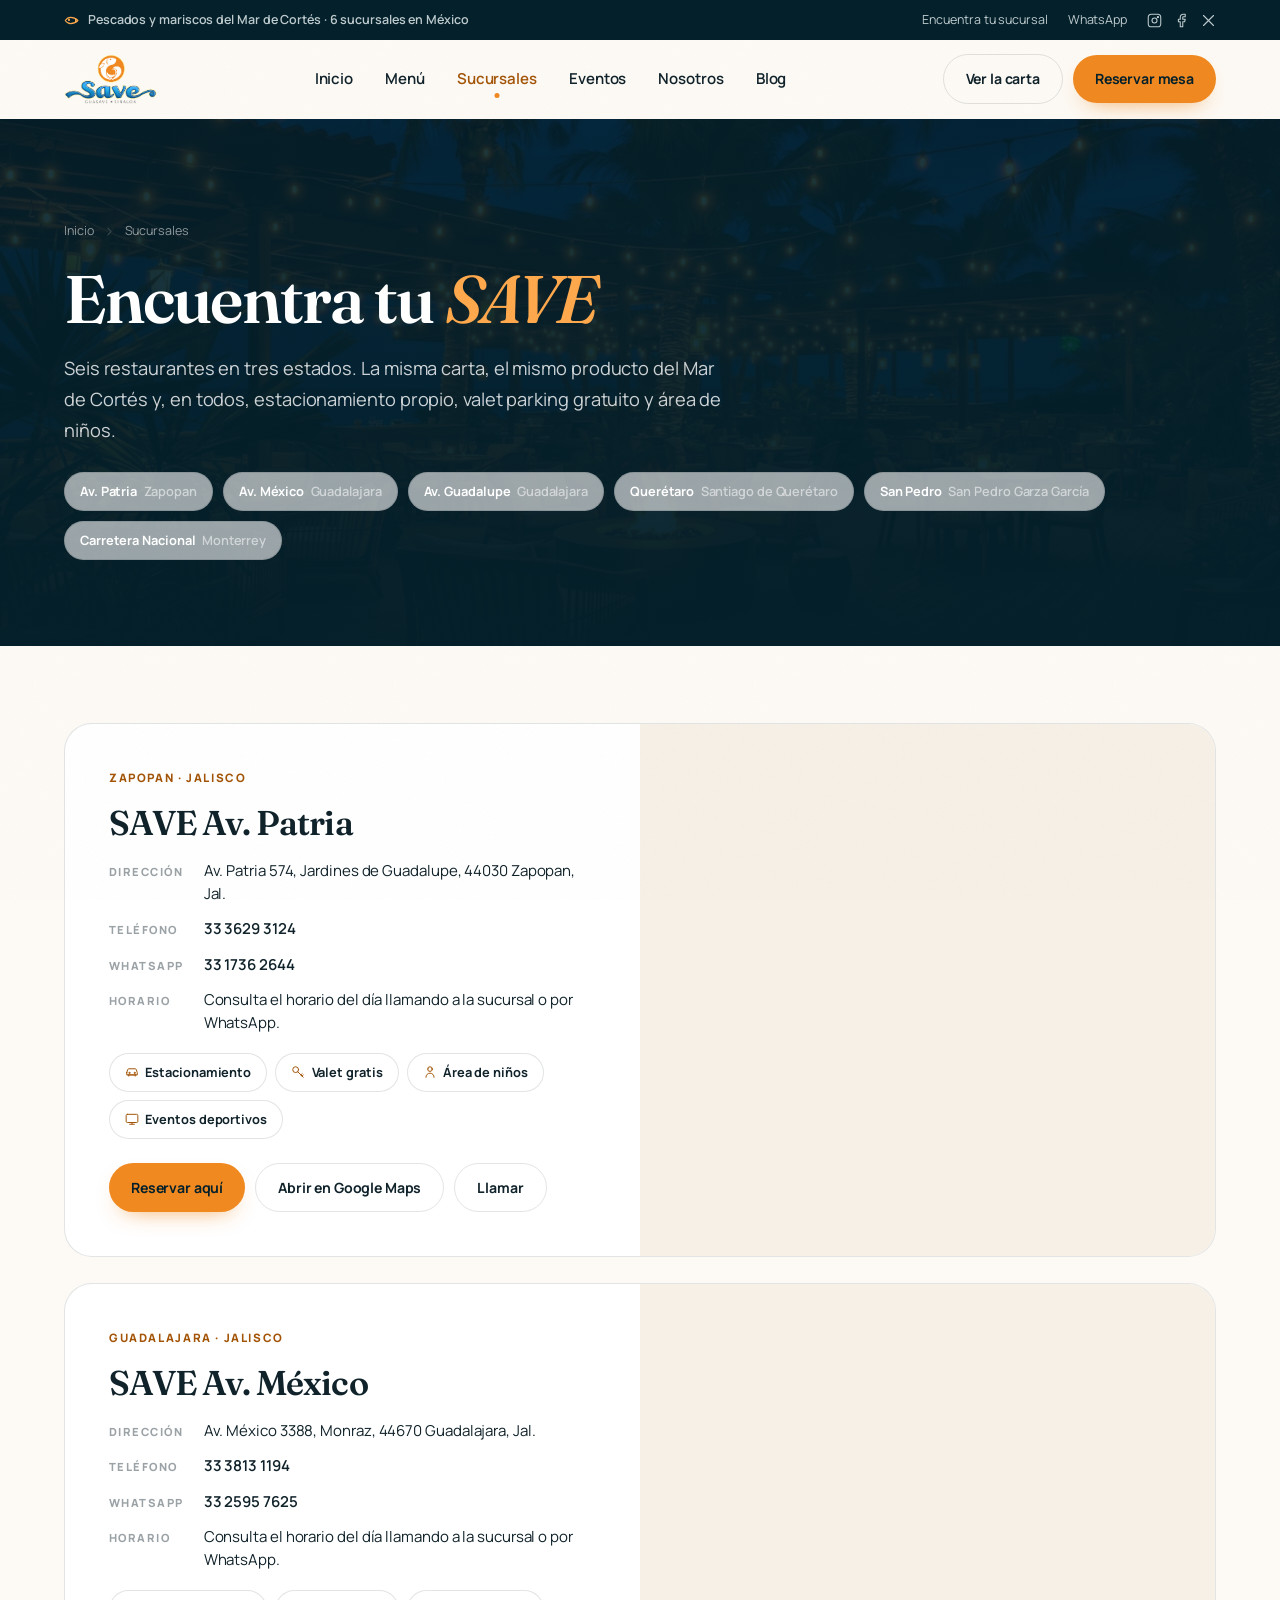
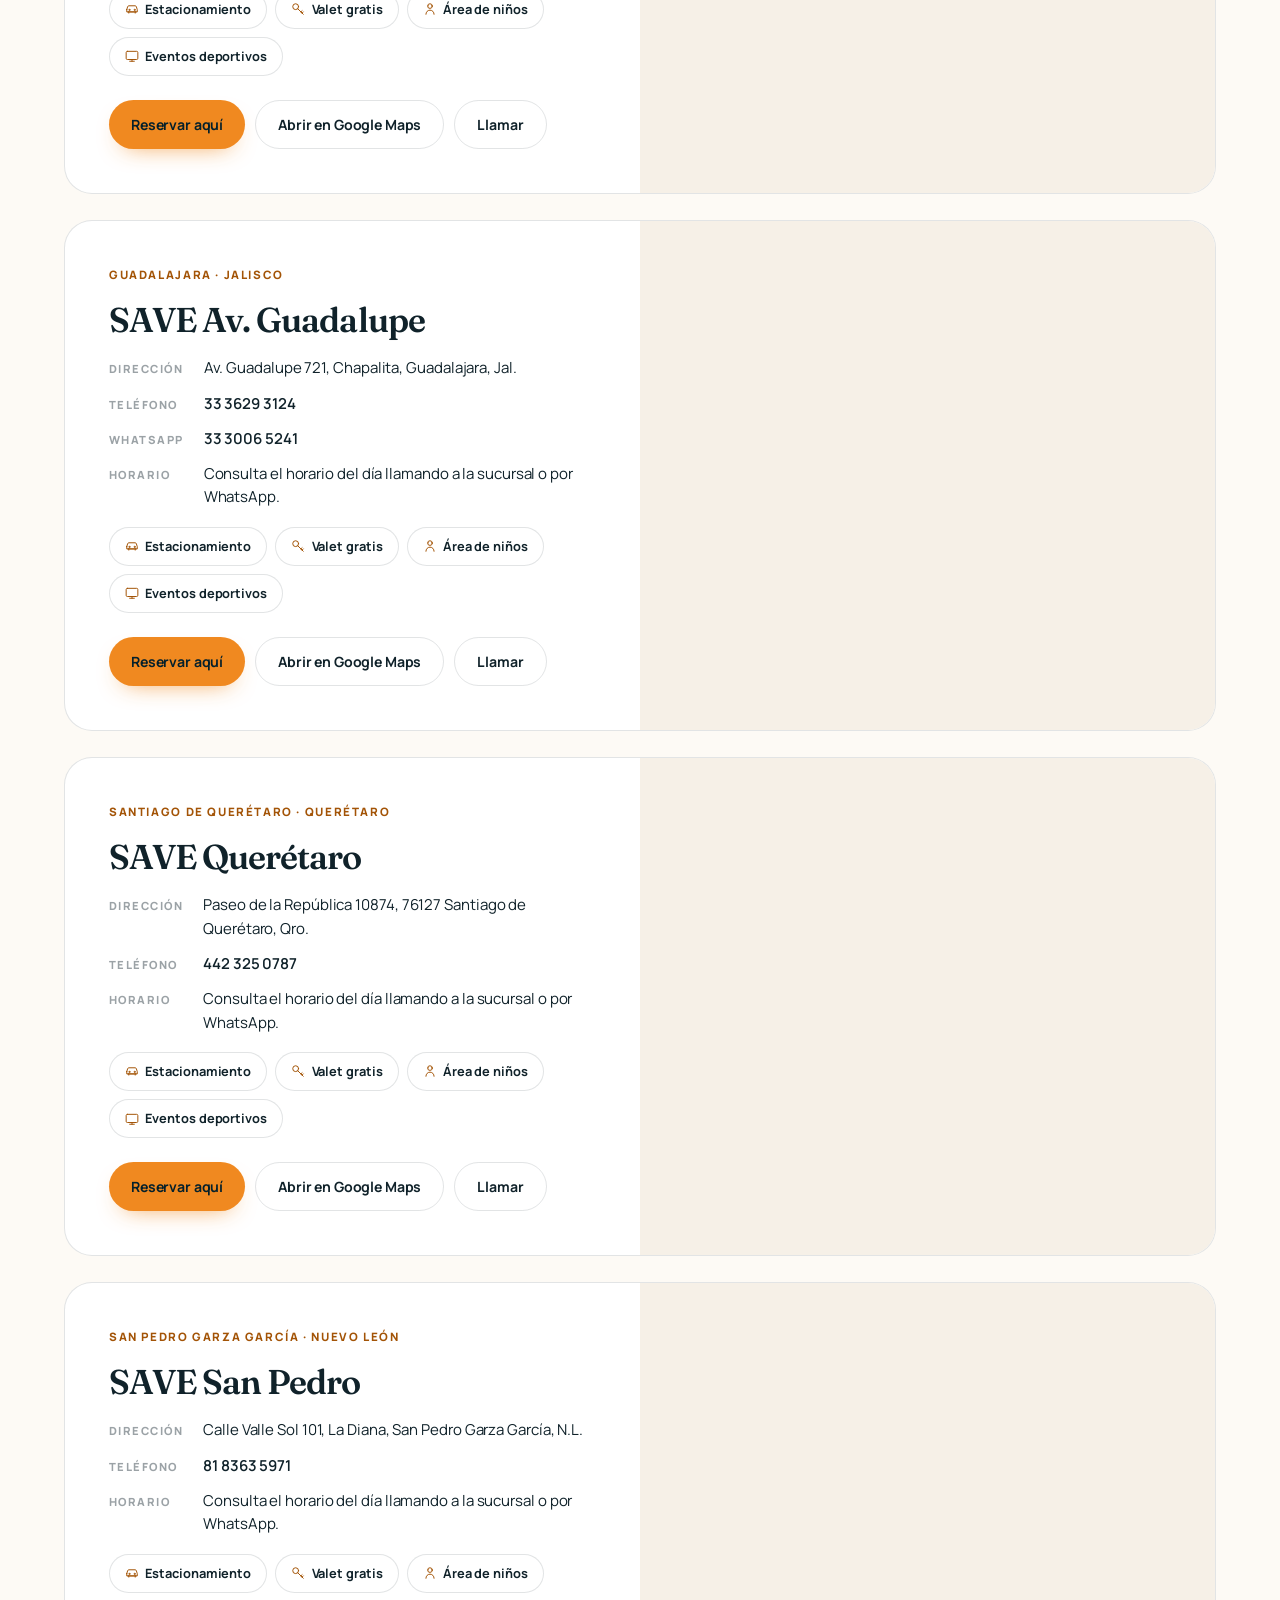
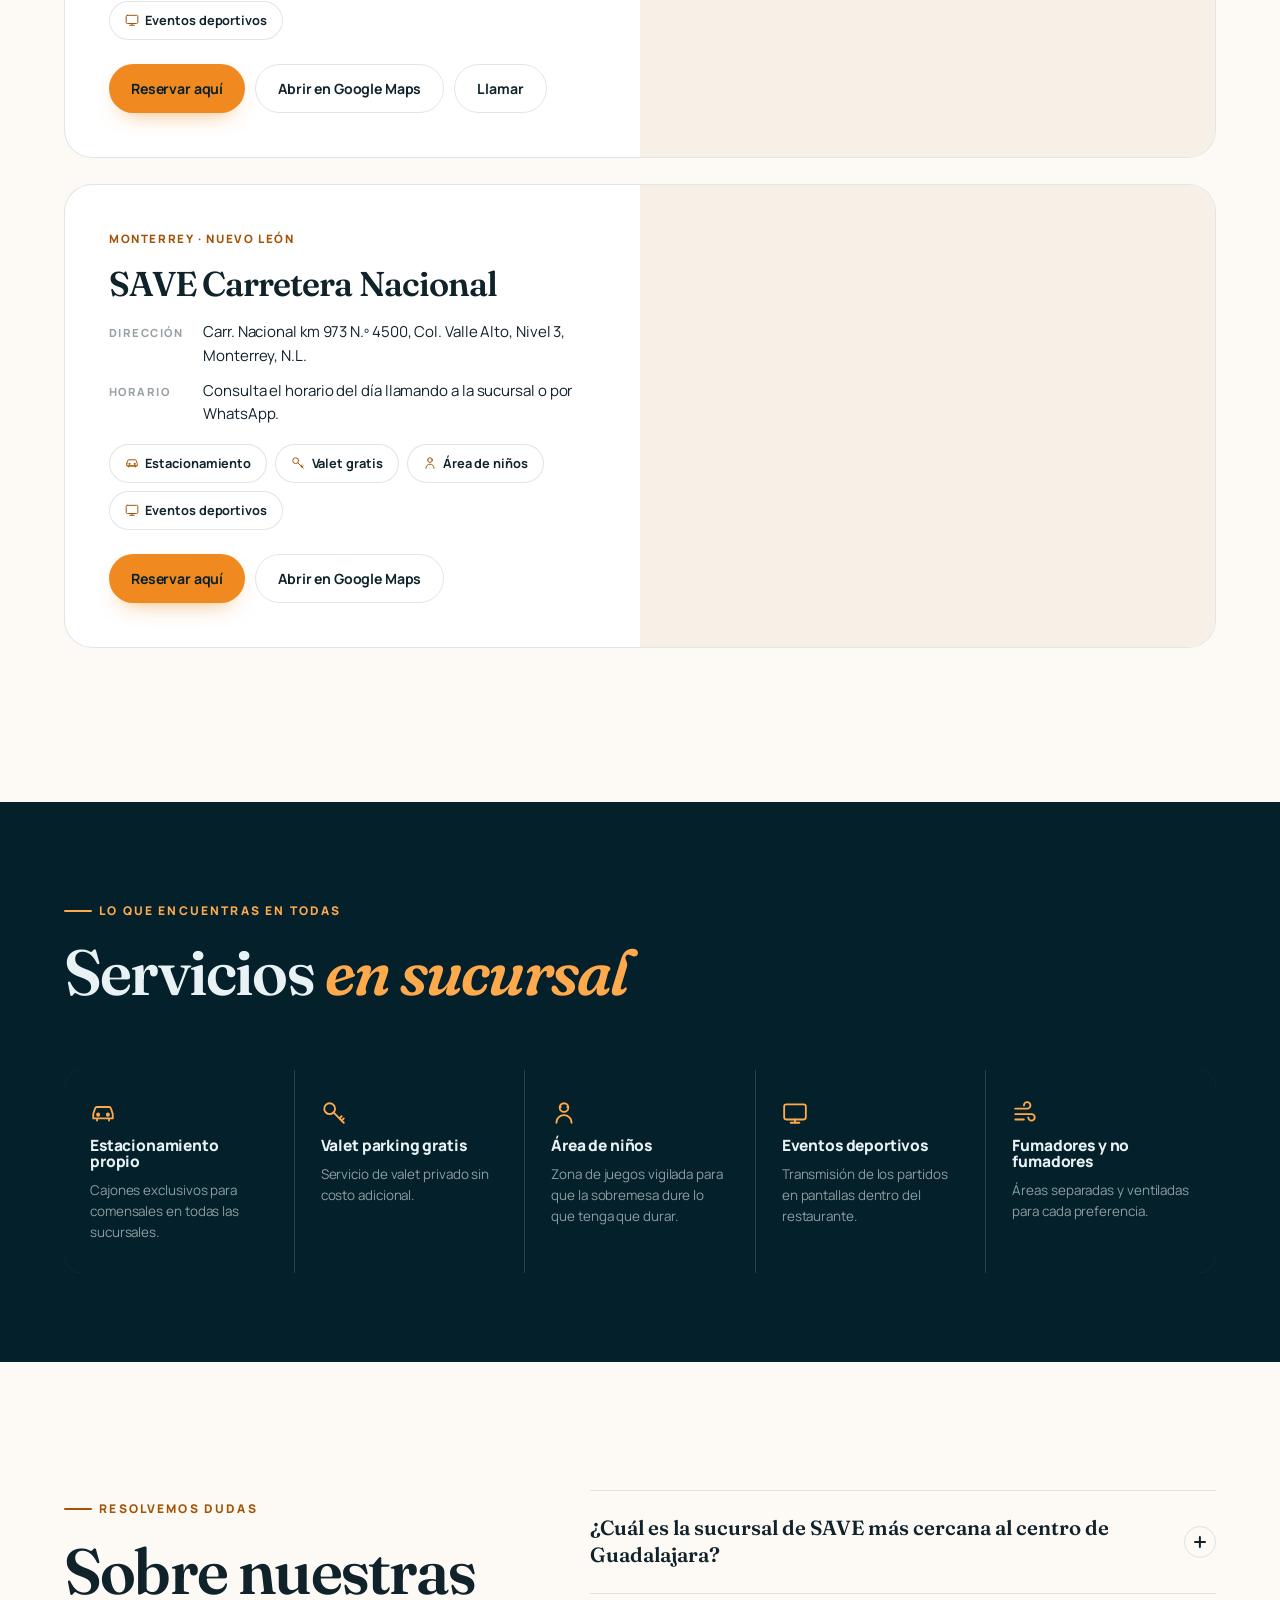
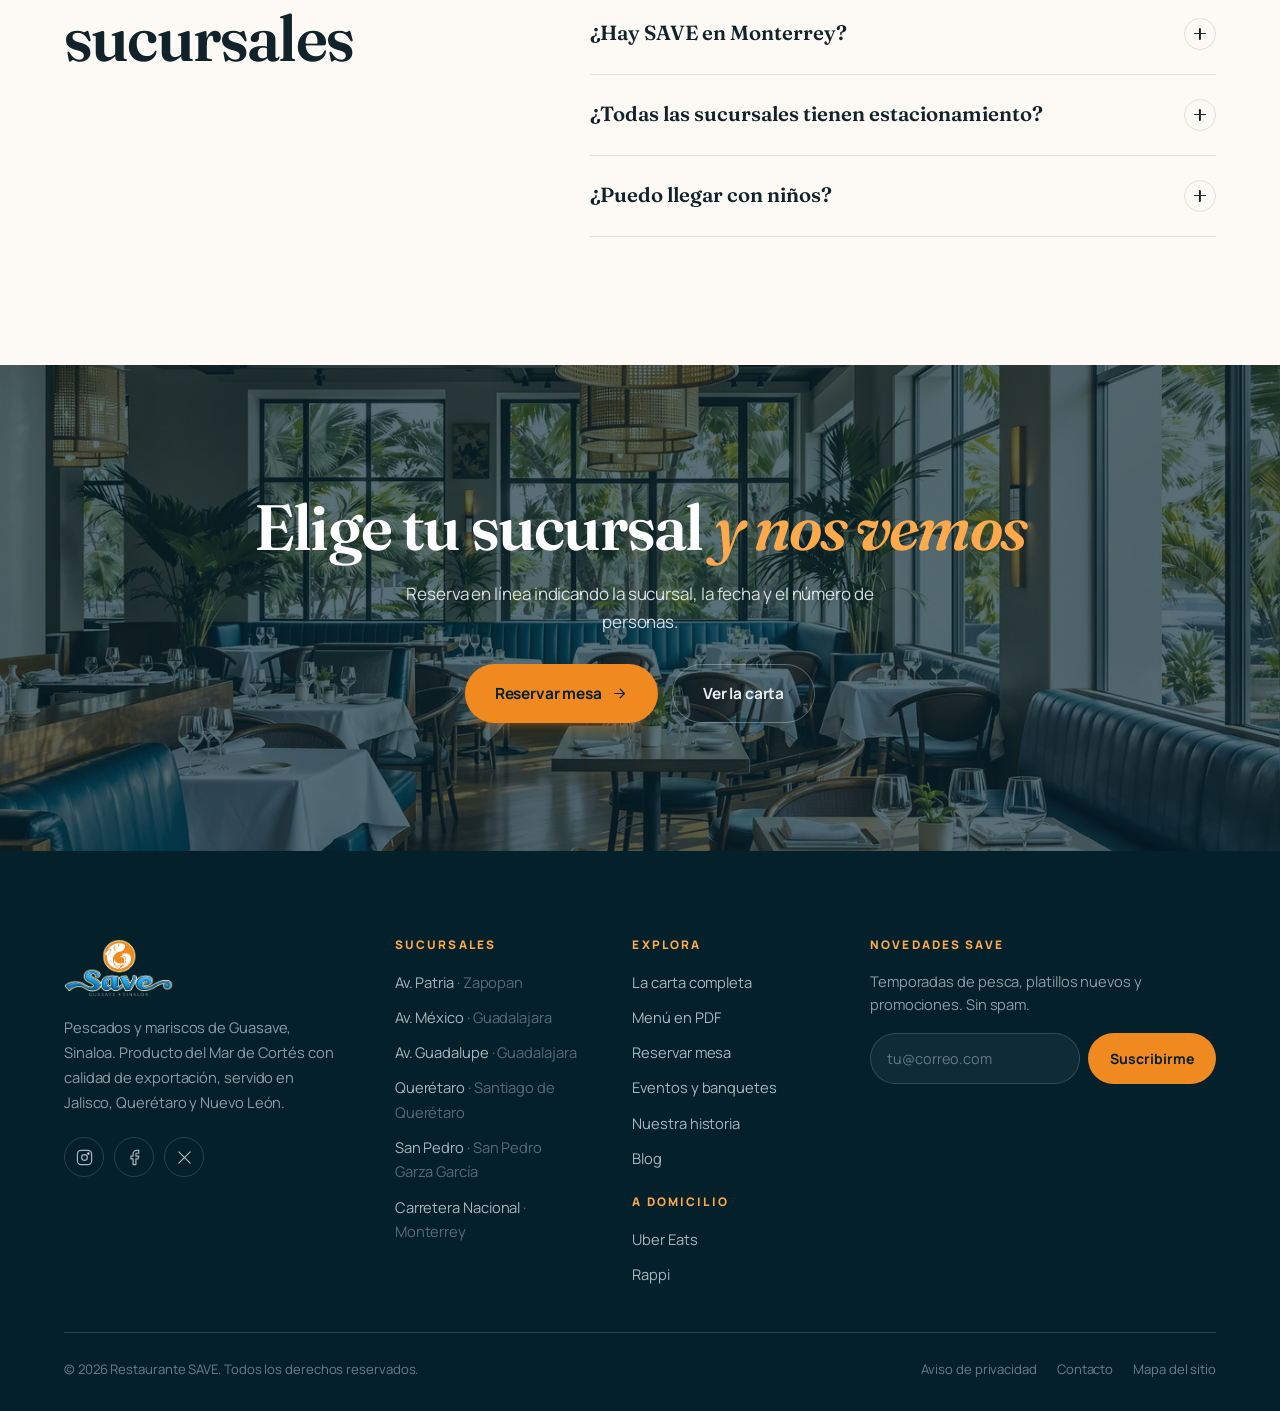
<file: sucursales.html>
<!DOCTYPE html>
<html lang="es-MX">
<head>
  <meta charset="utf-8">
  <meta name="viewport" content="width=device-width,initial-scale=1">
  <title>Sucursales SAVE | Guadalajara, Zapopan, Querétaro y Monterrey</title>
  <meta name="description" content="Direcciones, teléfonos, WhatsApp y mapas de las 6 sucursales de mariscos SAVE en Zapopan, Guadalajara, Querétaro, San Pedro Garza García y Monterrey.">
  <meta name="keywords" content="mariscos Guadalajara, mariscos Zapopan, mariscos Chapalita, mariscos Querétaro, mariscos San Pedro Garza García, mariscos Carretera Nacional Monterrey">
  <link rel="canonical" href="https://wearedatalab.github.io/restaurante-save/sucursales.html">
  <meta name="robots" content="index,follow,max-image-preview:large,max-snippet:-1,max-video-preview:-1">
  <meta name="author" content="Restaurante SAVE">
  <meta name="geo.region" content="MX-JAL">
  <meta name="geo.placename" content="Guadalajara, Zapopan, Querétaro, Monterrey, San Pedro Garza García">
  <meta name="theme-color" content="#04202B">

  <meta property="og:type" content="website">
  <meta property="og:site_name" content="Restaurante SAVE">
  <meta property="og:locale" content="es_MX">
  <meta property="og:title" content="Sucursales SAVE | Guadalajara, Zapopan, Querétaro y Monterrey">
  <meta property="og:description" content="Direcciones, teléfonos, WhatsApp y mapas de las 6 sucursales de mariscos SAVE en Zapopan, Guadalajara, Querétaro, San Pedro Garza García y Monterrey.">
  <meta property="og:url" content="https://wearedatalab.github.io/restaurante-save/sucursales.html">
  <meta property="og:image" content="https://wearedatalab.github.io/restaurante-save/img/og-save.jpg">
  <meta property="og:image:width" content="1200">
  <meta property="og:image:height" content="630">
  <meta property="og:image:alt" content="Mesa de pescados y mariscos de Restaurante SAVE">
  <meta name="twitter:card" content="summary_large_image">
  <meta name="twitter:site" content="@savedemar">
  <meta name="twitter:title" content="Sucursales SAVE | Guadalajara, Zapopan, Querétaro y Monterrey">
  <meta name="twitter:description" content="Direcciones, teléfonos, WhatsApp y mapas de las 6 sucursales de mariscos SAVE en Zapopan, Guadalajara, Querétaro, San Pedro Garza García y Monterrey.">
  <meta name="twitter:image" content="https://wearedatalab.github.io/restaurante-save/img/og-save.jpg">

  <link rel="icon" href="img/favicon.svg" type="image/svg+xml">
  <link rel="apple-touch-icon" href="img/logoinicio.png">
  <link rel="manifest" href="site.webmanifest">

  <link rel="preconnect" href="https://fonts.googleapis.com">
  <link rel="preconnect" href="https://fonts.gstatic.com" crossorigin>
  <link rel="stylesheet" href="https://fonts.googleapis.com/css2?family=Fraunces:ital,opsz,wght@0,9..144,400..700;1,9..144,400..700&family=Manrope:wght@400;500;600;700;800&display=swap">
  <link rel="stylesheet" href="css/save.css">
  <script type="application/ld+json">{"@context":"https://schema.org","@graph":[{"@type":"Organization","@id":"https://wearedatalab.github.io/restaurante-save/#organizacion","name":"Restaurante SAVE","alternateName":"SAVE Restaurante","url":"https://wearedatalab.github.io/restaurante-save/","logo":{"@type":"ImageObject","url":"https://wearedatalab.github.io/restaurante-save/img/logoinicio.png","width":256,"height":130},"image":"https://wearedatalab.github.io/restaurante-save/img/og-save.jpg","description":"Restaurante de pescados y mariscos de estilo sinaloense, nombrado en honor a Guasave, Sinaloa. Producto del Mar de Cortés con calidad de exportación, en seis sucursales de Jalisco, Querétaro y Nuevo León.","sameAs":["https://www.facebook.com/saveresta","https://www.instagram.com/saverestaurant/","https://twitter.com/savedemar"],"areaServed":[{"@type":"State","name":"Jalisco"},{"@type":"State","name":"Querétaro"},{"@type":"State","name":"Nuevo León"}],"hasCredential":[{"@type":"EducationalOccupationalCredential","name":"Distintivo H","credentialCategory":"Certificación de manejo higiénico de alimentos (Secretaría de Turismo)"},{"@type":"EducationalOccupationalCredential","name":"Empresa Socialmente Responsable (ESR)"}]},{"@type":"WebSite","@id":"https://wearedatalab.github.io/restaurante-save/#sitio","url":"https://wearedatalab.github.io/restaurante-save/","name":"Restaurante SAVE","inLanguage":"es-MX","publisher":{"@id":"https://wearedatalab.github.io/restaurante-save/#organizacion"}},{"@type":"BreadcrumbList","itemListElement":[{"@type":"ListItem","position":1,"name":"Inicio"},{"@type":"ListItem","position":2,"name":"Sucursales","item":"https://wearedatalab.github.io/restaurante-save/sucursales.html"}]},{"@type":"CollectionPage","@id":"https://wearedatalab.github.io/restaurante-save/sucursales.html#pagina","url":"https://wearedatalab.github.io/restaurante-save/sucursales.html","name":"Sucursales de Restaurante SAVE","isPartOf":{"@id":"https://wearedatalab.github.io/restaurante-save/#sitio"},"inLanguage":"es-MX","mainEntity":{"@type":"ItemList","numberOfItems":6,"itemListElement":[{"@type":"ListItem","position":1,"item":{"@id":"https://wearedatalab.github.io/restaurante-save/sucursales.html#av-patria"}},{"@type":"ListItem","position":2,"item":{"@id":"https://wearedatalab.github.io/restaurante-save/sucursales.html#av-mexico"}},{"@type":"ListItem","position":3,"item":{"@id":"https://wearedatalab.github.io/restaurante-save/sucursales.html#av-guadalupe"}},{"@type":"ListItem","position":4,"item":{"@id":"https://wearedatalab.github.io/restaurante-save/sucursales.html#queretaro"}},{"@type":"ListItem","position":5,"item":{"@id":"https://wearedatalab.github.io/restaurante-save/sucursales.html#san-pedro"}},{"@type":"ListItem","position":6,"item":{"@id":"https://wearedatalab.github.io/restaurante-save/sucursales.html#carretera-nacional"}}]}},{"@type":"Restaurant","@id":"https://wearedatalab.github.io/restaurante-save/sucursales.html#av-patria","name":"Restaurante SAVE Av. Patria","url":"https://wearedatalab.github.io/restaurante-save/sucursales.html#av-patria","image":"https://wearedatalab.github.io/restaurante-save/img/social/salon.jpg","servesCuisine":["Mariscos","Cocina sinaloense","Cocina mexicana"],"priceRange":"$$$","address":{"@type":"PostalAddress","streetAddress":"Av. Patria 574, Jardines de Guadalupe","addressLocality":"Zapopan","addressRegion":"Jalisco","postalCode":"44030","addressCountry":"MX"},"geo":{"@type":"GeoCoordinates","latitude":"20.6690","longitude":"-103.4059"},"hasMap":"https://goo.gl/maps/N9isY32A4s3GsAvD6","acceptsReservations":"https://www.covermanager.com/reservation/module_group/save-group/spanish","parentOrganization":{"@id":"https://wearedatalab.github.io/restaurante-save/#organizacion"},"telephone":"+523336293124","menu":"https://wearedatalab.github.io/restaurante-save/menu.html","hasMenu":{"@id":"https://wearedatalab.github.io/restaurante-save/menu.html#carta"},"amenityFeature":[{"@type":"LocationFeatureSpecification","name":"Estacionamiento propio","value":true},{"@type":"LocationFeatureSpecification","name":"Valet parking gratuito","value":true},{"@type":"LocationFeatureSpecification","name":"Área de niños","value":true},{"@type":"LocationFeatureSpecification","name":"Transmisión de eventos deportivos","value":true},{"@type":"LocationFeatureSpecification","name":"Área de fumadores","value":true}]},{"@type":"Restaurant","@id":"https://wearedatalab.github.io/restaurante-save/sucursales.html#av-mexico","name":"Restaurante SAVE Av. México","url":"https://wearedatalab.github.io/restaurante-save/sucursales.html#av-mexico","image":"https://wearedatalab.github.io/restaurante-save/img/social/salon.jpg","servesCuisine":["Mariscos","Cocina sinaloense","Cocina mexicana"],"priceRange":"$$$","address":{"@type":"PostalAddress","streetAddress":"Av. México 3388, Monraz","addressLocality":"Guadalajara","addressRegion":"Jalisco","postalCode":"44670","addressCountry":"MX"},"geo":{"@type":"GeoCoordinates","latitude":"20.7003","longitude":"-103.3923"},"hasMap":"https://goo.gl/maps/rPba4MKgwLKqvvm68","acceptsReservations":"https://www.covermanager.com/reservation/module_group/save-group/spanish","parentOrganization":{"@id":"https://wearedatalab.github.io/restaurante-save/#organizacion"},"telephone":"+523338131194","menu":"https://wearedatalab.github.io/restaurante-save/menu.html","hasMenu":{"@id":"https://wearedatalab.github.io/restaurante-save/menu.html#carta"},"amenityFeature":[{"@type":"LocationFeatureSpecification","name":"Estacionamiento propio","value":true},{"@type":"LocationFeatureSpecification","name":"Valet parking gratuito","value":true},{"@type":"LocationFeatureSpecification","name":"Área de niños","value":true},{"@type":"LocationFeatureSpecification","name":"Transmisión de eventos deportivos","value":true},{"@type":"LocationFeatureSpecification","name":"Área de fumadores","value":true}]},{"@type":"Restaurant","@id":"https://wearedatalab.github.io/restaurante-save/sucursales.html#av-guadalupe","name":"Restaurante SAVE Av. Guadalupe","url":"https://wearedatalab.github.io/restaurante-save/sucursales.html#av-guadalupe","image":"https://wearedatalab.github.io/restaurante-save/img/social/salon.jpg","servesCuisine":["Mariscos","Cocina sinaloense","Cocina mexicana"],"priceRange":"$$$","address":{"@type":"PostalAddress","streetAddress":"Av. Guadalupe 721, Chapalita","addressLocality":"Guadalajara","addressRegion":"Jalisco","postalCode":"45030","addressCountry":"MX"},"geo":{"@type":"GeoCoordinates","latitude":"20.6672","longitude":"-103.4009"},"hasMap":"https://goo.gl/maps/2ZLKDVBbvnP1jzgB6","acceptsReservations":"https://www.covermanager.com/reservation/module_group/save-group/spanish","parentOrganization":{"@id":"https://wearedatalab.github.io/restaurante-save/#organizacion"},"telephone":"+523336293124","menu":"https://wearedatalab.github.io/restaurante-save/menu.html","hasMenu":{"@id":"https://wearedatalab.github.io/restaurante-save/menu.html#carta"},"amenityFeature":[{"@type":"LocationFeatureSpecification","name":"Estacionamiento propio","value":true},{"@type":"LocationFeatureSpecification","name":"Valet parking gratuito","value":true},{"@type":"LocationFeatureSpecification","name":"Área de niños","value":true},{"@type":"LocationFeatureSpecification","name":"Transmisión de eventos deportivos","value":true},{"@type":"LocationFeatureSpecification","name":"Área de fumadores","value":true}]},{"@type":"Restaurant","@id":"https://wearedatalab.github.io/restaurante-save/sucursales.html#queretaro","name":"Restaurante SAVE Querétaro","url":"https://wearedatalab.github.io/restaurante-save/sucursales.html#queretaro","image":"https://wearedatalab.github.io/restaurante-save/img/social/salon.jpg","servesCuisine":["Mariscos","Cocina sinaloense","Cocina mexicana"],"priceRange":"$$$","address":{"@type":"PostalAddress","streetAddress":"Paseo de la República 10874","addressLocality":"Santiago de Querétaro","addressRegion":"Querétaro","postalCode":"76127","addressCountry":"MX"},"geo":{"@type":"GeoCoordinates","latitude":"20.6296","longitude":"-100.4059"},"hasMap":"https://goo.gl/maps/VBXj2CXnRjreW3hb9","acceptsReservations":"https://www.covermanager.com/reservation/module_group/save-group/spanish","parentOrganization":{"@id":"https://wearedatalab.github.io/restaurante-save/#organizacion"},"telephone":"+524423250787","menu":"https://wearedatalab.github.io/restaurante-save/menu.html","hasMenu":{"@id":"https://wearedatalab.github.io/restaurante-save/menu.html#carta"},"amenityFeature":[{"@type":"LocationFeatureSpecification","name":"Estacionamiento propio","value":true},{"@type":"LocationFeatureSpecification","name":"Valet parking gratuito","value":true},{"@type":"LocationFeatureSpecification","name":"Área de niños","value":true},{"@type":"LocationFeatureSpecification","name":"Transmisión de eventos deportivos","value":true},{"@type":"LocationFeatureSpecification","name":"Área de fumadores","value":true}]},{"@type":"Restaurant","@id":"https://wearedatalab.github.io/restaurante-save/sucursales.html#san-pedro","name":"Restaurante SAVE San Pedro","url":"https://wearedatalab.github.io/restaurante-save/sucursales.html#san-pedro","image":"https://wearedatalab.github.io/restaurante-save/img/social/salon.jpg","servesCuisine":["Mariscos","Cocina sinaloense","Cocina mexicana"],"priceRange":"$$$","address":{"@type":"PostalAddress","streetAddress":"Calle Valle Sol 101, La Diana","addressLocality":"San Pedro Garza García","addressRegion":"Nuevo León","postalCode":"66266","addressCountry":"MX"},"geo":{"@type":"GeoCoordinates","latitude":"25.6540","longitude":"-100.3580"},"hasMap":"https://goo.gl/maps/wApzQX82nJNasvdC6","acceptsReservations":"https://www.covermanager.com/reservation/module_group/save-group/spanish","parentOrganization":{"@id":"https://wearedatalab.github.io/restaurante-save/#organizacion"},"telephone":"+528183635971","menu":"https://wearedatalab.github.io/restaurante-save/menu.html","hasMenu":{"@id":"https://wearedatalab.github.io/restaurante-save/menu.html#carta"},"amenityFeature":[{"@type":"LocationFeatureSpecification","name":"Estacionamiento propio","value":true},{"@type":"LocationFeatureSpecification","name":"Valet parking gratuito","value":true},{"@type":"LocationFeatureSpecification","name":"Área de niños","value":true},{"@type":"LocationFeatureSpecification","name":"Transmisión de eventos deportivos","value":true},{"@type":"LocationFeatureSpecification","name":"Área de fumadores","value":true}]},{"@type":"Restaurant","@id":"https://wearedatalab.github.io/restaurante-save/sucursales.html#carretera-nacional","name":"Restaurante SAVE Carretera Nacional","url":"https://wearedatalab.github.io/restaurante-save/sucursales.html#carretera-nacional","image":"https://wearedatalab.github.io/restaurante-save/img/social/salon.jpg","servesCuisine":["Mariscos","Cocina sinaloense","Cocina mexicana"],"priceRange":"$$$","address":{"@type":"PostalAddress","streetAddress":"Carr. Nacional km 973 N.º 4500, Col. Valle Alto, Nivel 3","addressLocality":"Monterrey","addressRegion":"Nuevo León","postalCode":"64988","addressCountry":"MX"},"geo":{"@type":"GeoCoordinates","latitude":"25.5556","longitude":"-100.2545"},"hasMap":"https://maps.app.goo.gl/W44DLbDmJpAECDQM6","acceptsReservations":"https://www.covermanager.com/reservation/module_group/save-group/spanish","parentOrganization":{"@id":"https://wearedatalab.github.io/restaurante-save/#organizacion"},"menu":"https://wearedatalab.github.io/restaurante-save/menu.html","hasMenu":{"@id":"https://wearedatalab.github.io/restaurante-save/menu.html#carta"},"amenityFeature":[{"@type":"LocationFeatureSpecification","name":"Estacionamiento propio","value":true},{"@type":"LocationFeatureSpecification","name":"Valet parking gratuito","value":true},{"@type":"LocationFeatureSpecification","name":"Área de niños","value":true},{"@type":"LocationFeatureSpecification","name":"Transmisión de eventos deportivos","value":true},{"@type":"LocationFeatureSpecification","name":"Área de fumadores","value":true}]}]}</script>
</head>
<body>
<a class="saltar" href="#principal">Saltar al contenido</a>
<div class="grano" aria-hidden="true"></div>

<div class="topbar">
  <div class="contenedor topbar__in">
    <p class="topbar__left"><svg width="15" height="15" viewBox="0 0 24 24" fill="none" stroke="currentColor" stroke-width="1.7" stroke-linecap="round" stroke-linejoin="round" aria-hidden="true"><path d="M2 12s3.5-5 8.5-5S19 9 22 12c-3 3-6.5 5-11.5 5S2 12 2 12z"/><circle cx="8" cy="11" r=".8" fill="currentColor"/><path d="M22 12l-3.5-3v6L22 12z"/></svg> <span>Pescados y mariscos del Mar de Cortés<span class="op"> · 6 sucursales en México</span></span></p>
    <div class="topbar__right">
      <a href="sucursales.html">Encuentra tu sucursal</a>
      <a href="https://wa.me/5213317362644?text=Hola,%20quisiera%20información%20sobre%20Restaurante%20SAVE." target="_blank" rel="noopener">WhatsApp</a>
      <div class="topbar__redes">
        <a href="https://www.instagram.com/saverestaurant/" target="_blank" rel="noopener" aria-label="Instagram de Restaurante SAVE"><svg width="15" height="15" viewBox="0 0 24 24" fill="none" stroke="currentColor" stroke-width="1.7" stroke-linecap="round" stroke-linejoin="round" aria-hidden="true"><rect x="2" y="2" width="20" height="20" rx="5"/><circle cx="12" cy="12" r="4"/><circle cx="17.5" cy="6.5" r="1" fill="currentColor"/></svg></a>
        <a href="https://www.facebook.com/saveresta" target="_blank" rel="noopener" aria-label="Facebook de Restaurante SAVE"><svg width="15" height="15" viewBox="0 0 24 24" fill="none" stroke="currentColor" stroke-width="1.7" stroke-linecap="round" stroke-linejoin="round" aria-hidden="true"><path d="M18 2h-3a5 5 0 0 0-5 5v3H7v4h3v8h4v-8h3l1-4h-4V7a1 1 0 0 1 1-1h3z"/></svg></a>
        <a href="https://twitter.com/savedemar" target="_blank" rel="noopener" aria-label="X (Twitter) de Restaurante SAVE"><svg width="15" height="15" viewBox="0 0 24 24" fill="none" stroke="currentColor" stroke-width="1.7" stroke-linecap="round" stroke-linejoin="round" aria-hidden="true"><path d="M4 4l16 16M20 4L4 20"/></svg></a>
      </div>
    </div>
  </div>
</div>

<header class="header">
  <div class="contenedor header__in">
    <a class="marca" href="index.html" aria-label="Restaurante SAVE, inicio">
      <img src="img/logoinicio.png" alt="Restaurante SAVE — Guasave, Sinaloa" width="256" height="130">
    </a>
    <nav class="nav" aria-label="Navegación principal"><a href="index.html">Inicio</a><a href="menu.html">Menú</a><a href="sucursales.html" aria-current="page">Sucursales</a><a href="eventos.html">Eventos</a><a href="nosotros.html">Nosotros</a><a href="blog.html">Blog</a></nav>
    <div class="header__cta">
      <a class="btn btn--linea btn--sm" href="menu.html">Ver la carta</a>
      <a class="btn btn--sm" href="reservar.html">Reservar mesa</a>
      <button class="hamb" type="button" aria-expanded="false" aria-controls="menu-movil" aria-label="Abrir menú">
        <span></span>
      </button>
    </div>
  </div>
</header>

<div class="menu-movil" id="menu-movil">
  <a class="mm" href="index.html">Inicio<em>01</em></a><a class="mm" href="menu.html">Menú<em>02</em></a><a class="mm" href="sucursales.html" aria-current="page">Sucursales<em>03</em></a><a class="mm" href="eventos.html">Eventos<em>04</em></a><a class="mm" href="nosotros.html">Nosotros<em>05</em></a><a class="mm" href="blog.html">Blog<em>06</em></a>
  <div class="menu-movil__pie">
    <a class="btn btn--full" href="reservar.html">Reservar mesa</a>
    <a class="btn btn--linea-claro btn--full" href="https://wa.me/5213317362644?text=Hola,%20quisiera%20información%20sobre%20Restaurante%20SAVE." target="_blank" rel="noopener">Escribir por WhatsApp</a>
  </div>
</div>
<main id="principal">
<header class="pagina-cab">
  <img class="fondo" src="img/w/terraza.webp" alt="" width="1400" height="933" fetchpriority="high">
  <div class="contenedor pagina-cab__in">
    <nav class="migas" aria-label="Ruta de navegación"><a href="index.html">Inicio</a><svg width="13" height="13" viewBox="0 0 24 24" fill="none" stroke="currentColor" stroke-width="1.7" stroke-linecap="round" stroke-linejoin="round" aria-hidden="true"><path d="M9 6l6 6-6 6"/></svg><span aria-current="page">Sucursales</span></nav>
    <h1>Encuentra tu <em>SAVE</em></h1>
    <p>Seis restaurantes en tres estados. La misma carta, el mismo producto del Mar de Cortés y, en todos, estacionamiento propio, valet parking gratuito y área de niños.</p>
    <div class="pagina-cab__chips"><a class="chip" href="#av-patria">Av. Patria <span style="opacity:.55;font-weight:600">Zapopan</span></a><a class="chip" href="#av-mexico">Av. México <span style="opacity:.55;font-weight:600">Guadalajara</span></a><a class="chip" href="#av-guadalupe">Av. Guadalupe <span style="opacity:.55;font-weight:600">Guadalajara</span></a><a class="chip" href="#queretaro">Querétaro <span style="opacity:.55;font-weight:600">Santiago de Querétaro</span></a><a class="chip" href="#san-pedro">San Pedro <span style="opacity:.55;font-weight:600">San Pedro Garza García</span></a><a class="chip" href="#carretera-nacional">Carretera Nacional <span style="opacity:.55;font-weight:600">Monterrey</span></a></div>
  </div>
</header>

<section class="seccion" style="padding-top:clamp(48px,6vw,80px)">
  <div class="contenedor"><article class="suc-detalle rv" id="av-patria">
      <div class="suc-detalle__info">
        <p class="sucursal__ciudad">Zapopan · Jalisco</p>
        <h2>SAVE Av. Patria</h2>
        <dl class="dl"><dt>Dirección</dt><dd>Av. Patria 574, Jardines de Guadalupe, 44030 Zapopan, Jal.</dd><dt>Teléfono</dt><dd><a href="tel:+523336293124">33 3629 3124</a></dd><dt>WhatsApp</dt><dd><a href="https://wa.me/5213317362644?text=Hola,%20quisiera%20reservar%20en%20SAVE%20Av.%20Patria." target="_blank" rel="noopener">33 1736 2644</a></dd><dt>Horario</dt><dd>Consulta el horario del día llamando a la sucursal o por WhatsApp.</dd></dl>
        <div class="tags">
          <span class="chip"><svg width="14" height="14" viewBox="0 0 24 24" fill="none" stroke="currentColor" stroke-width="1.7" stroke-linecap="round" stroke-linejoin="round" aria-hidden="true"><path d="M5 17h14M6.5 17v2M17.5 17v2M3 13l1.6-5A2 2 0 0 1 6.5 6.5h11A2 2 0 0 1 19.4 8L21 13v4H3v-4z"/><circle cx="7.5" cy="13.5" r="1"/><circle cx="16.5" cy="13.5" r="1"/></svg> Estacionamiento</span>
          <span class="chip"><svg width="14" height="14" viewBox="0 0 24 24" fill="none" stroke="currentColor" stroke-width="1.7" stroke-linecap="round" stroke-linejoin="round" aria-hidden="true"><circle cx="8" cy="8" r="5"/><path d="M11.5 11.5L21 21M17 17l2-2M19 19l2-2"/></svg> Valet gratis</span>
          <span class="chip"><svg width="14" height="14" viewBox="0 0 24 24" fill="none" stroke="currentColor" stroke-width="1.7" stroke-linecap="round" stroke-linejoin="round" aria-hidden="true"><circle cx="12" cy="7" r="4"/><path d="M5 21c0-3.9 3.1-7 7-7s7 3.1 7 7"/><path d="M9 6.5h.01M15 6.5h.01"/></svg> Área de niños</span>
          <span class="chip"><svg width="14" height="14" viewBox="0 0 24 24" fill="none" stroke="currentColor" stroke-width="1.7" stroke-linecap="round" stroke-linejoin="round" aria-hidden="true"><rect x="2" y="4" width="20" height="14" rx="2"/><path d="M8 21h8M12 18v3"/></svg> Eventos deportivos</span>
        </div>
        <div class="sucursal__acc" style="border:0;padding-top:6px;gap:10px"><a class="btn btn--sm" href="reservar.html?sucursal=av-patria">Reservar aquí</a><a class="btn btn--sm btn--linea" href="https://goo.gl/maps/N9isY32A4s3GsAvD6" target="_blank" rel="noopener">Abrir en Google Maps</a><a class="btn btn--sm btn--linea" href="tel:+523336293124">Llamar</a></div>
      </div>
      <div class="suc-detalle__mapa">
        <iframe src="https://www.google.com/maps?q=Restaurante+Save+Av.+Patria+574%2C+Jardines+de+Guadalupe%2C+44030+Zapopan%2C+Jal.&output=embed" title="Mapa de Restaurante SAVE Av. Patria" loading="lazy" referrerpolicy="no-referrer-when-downgrade" allowfullscreen></iframe>
      </div>
    </article><article class="suc-detalle rv" id="av-mexico">
      <div class="suc-detalle__info">
        <p class="sucursal__ciudad">Guadalajara · Jalisco</p>
        <h2>SAVE Av. México</h2>
        <dl class="dl"><dt>Dirección</dt><dd>Av. México 3388, Monraz, 44670 Guadalajara, Jal.</dd><dt>Teléfono</dt><dd><a href="tel:+523338131194">33 3813 1194</a></dd><dt>WhatsApp</dt><dd><a href="https://wa.me/5213325957625?text=Hola,%20quisiera%20reservar%20en%20SAVE%20Av.%20México." target="_blank" rel="noopener">33 2595 7625</a></dd><dt>Horario</dt><dd>Consulta el horario del día llamando a la sucursal o por WhatsApp.</dd></dl>
        <div class="tags">
          <span class="chip"><svg width="14" height="14" viewBox="0 0 24 24" fill="none" stroke="currentColor" stroke-width="1.7" stroke-linecap="round" stroke-linejoin="round" aria-hidden="true"><path d="M5 17h14M6.5 17v2M17.5 17v2M3 13l1.6-5A2 2 0 0 1 6.5 6.5h11A2 2 0 0 1 19.4 8L21 13v4H3v-4z"/><circle cx="7.5" cy="13.5" r="1"/><circle cx="16.5" cy="13.5" r="1"/></svg> Estacionamiento</span>
          <span class="chip"><svg width="14" height="14" viewBox="0 0 24 24" fill="none" stroke="currentColor" stroke-width="1.7" stroke-linecap="round" stroke-linejoin="round" aria-hidden="true"><circle cx="8" cy="8" r="5"/><path d="M11.5 11.5L21 21M17 17l2-2M19 19l2-2"/></svg> Valet gratis</span>
          <span class="chip"><svg width="14" height="14" viewBox="0 0 24 24" fill="none" stroke="currentColor" stroke-width="1.7" stroke-linecap="round" stroke-linejoin="round" aria-hidden="true"><circle cx="12" cy="7" r="4"/><path d="M5 21c0-3.9 3.1-7 7-7s7 3.1 7 7"/><path d="M9 6.5h.01M15 6.5h.01"/></svg> Área de niños</span>
          <span class="chip"><svg width="14" height="14" viewBox="0 0 24 24" fill="none" stroke="currentColor" stroke-width="1.7" stroke-linecap="round" stroke-linejoin="round" aria-hidden="true"><rect x="2" y="4" width="20" height="14" rx="2"/><path d="M8 21h8M12 18v3"/></svg> Eventos deportivos</span>
        </div>
        <div class="sucursal__acc" style="border:0;padding-top:6px;gap:10px"><a class="btn btn--sm" href="reservar.html?sucursal=av-mexico">Reservar aquí</a><a class="btn btn--sm btn--linea" href="https://goo.gl/maps/rPba4MKgwLKqvvm68" target="_blank" rel="noopener">Abrir en Google Maps</a><a class="btn btn--sm btn--linea" href="tel:+523338131194">Llamar</a></div>
      </div>
      <div class="suc-detalle__mapa">
        <iframe src="https://www.google.com/maps?q=Restaurante+Save+Av.+México+3388%2C+Monraz%2C+44670+Guadalajara%2C+Jal.&output=embed" title="Mapa de Restaurante SAVE Av. México" loading="lazy" referrerpolicy="no-referrer-when-downgrade" allowfullscreen></iframe>
      </div>
    </article><article class="suc-detalle rv" id="av-guadalupe">
      <div class="suc-detalle__info">
        <p class="sucursal__ciudad">Guadalajara · Jalisco</p>
        <h2>SAVE Av. Guadalupe</h2>
        <dl class="dl"><dt>Dirección</dt><dd>Av. Guadalupe 721, Chapalita, Guadalajara, Jal.</dd><dt>Teléfono</dt><dd><a href="tel:+523336293124">33 3629 3124</a></dd><dt>WhatsApp</dt><dd><a href="https://wa.me/5213330065241?text=Hola,%20quisiera%20reservar%20en%20SAVE%20Av.%20Guadalupe." target="_blank" rel="noopener">33 3006 5241</a></dd><dt>Horario</dt><dd>Consulta el horario del día llamando a la sucursal o por WhatsApp.</dd></dl>
        <div class="tags">
          <span class="chip"><svg width="14" height="14" viewBox="0 0 24 24" fill="none" stroke="currentColor" stroke-width="1.7" stroke-linecap="round" stroke-linejoin="round" aria-hidden="true"><path d="M5 17h14M6.5 17v2M17.5 17v2M3 13l1.6-5A2 2 0 0 1 6.5 6.5h11A2 2 0 0 1 19.4 8L21 13v4H3v-4z"/><circle cx="7.5" cy="13.5" r="1"/><circle cx="16.5" cy="13.5" r="1"/></svg> Estacionamiento</span>
          <span class="chip"><svg width="14" height="14" viewBox="0 0 24 24" fill="none" stroke="currentColor" stroke-width="1.7" stroke-linecap="round" stroke-linejoin="round" aria-hidden="true"><circle cx="8" cy="8" r="5"/><path d="M11.5 11.5L21 21M17 17l2-2M19 19l2-2"/></svg> Valet gratis</span>
          <span class="chip"><svg width="14" height="14" viewBox="0 0 24 24" fill="none" stroke="currentColor" stroke-width="1.7" stroke-linecap="round" stroke-linejoin="round" aria-hidden="true"><circle cx="12" cy="7" r="4"/><path d="M5 21c0-3.9 3.1-7 7-7s7 3.1 7 7"/><path d="M9 6.5h.01M15 6.5h.01"/></svg> Área de niños</span>
          <span class="chip"><svg width="14" height="14" viewBox="0 0 24 24" fill="none" stroke="currentColor" stroke-width="1.7" stroke-linecap="round" stroke-linejoin="round" aria-hidden="true"><rect x="2" y="4" width="20" height="14" rx="2"/><path d="M8 21h8M12 18v3"/></svg> Eventos deportivos</span>
        </div>
        <div class="sucursal__acc" style="border:0;padding-top:6px;gap:10px"><a class="btn btn--sm" href="reservar.html?sucursal=av-guadalupe">Reservar aquí</a><a class="btn btn--sm btn--linea" href="https://goo.gl/maps/2ZLKDVBbvnP1jzgB6" target="_blank" rel="noopener">Abrir en Google Maps</a><a class="btn btn--sm btn--linea" href="tel:+523336293124">Llamar</a></div>
      </div>
      <div class="suc-detalle__mapa">
        <iframe src="https://www.google.com/maps?q=Restaurante+Save+Av.+Guadalupe+721%2C+Chapalita%2C+Guadalajara%2C+Jal.&output=embed" title="Mapa de Restaurante SAVE Av. Guadalupe" loading="lazy" referrerpolicy="no-referrer-when-downgrade" allowfullscreen></iframe>
      </div>
    </article><article class="suc-detalle rv" id="queretaro">
      <div class="suc-detalle__info">
        <p class="sucursal__ciudad">Santiago de Querétaro · Querétaro</p>
        <h2>SAVE Querétaro</h2>
        <dl class="dl"><dt>Dirección</dt><dd>Paseo de la República 10874, 76127 Santiago de Querétaro, Qro.</dd><dt>Teléfono</dt><dd><a href="tel:+524423250787">442 325 0787</a></dd><dt>Horario</dt><dd>Consulta el horario del día llamando a la sucursal o por WhatsApp.</dd></dl>
        <div class="tags">
          <span class="chip"><svg width="14" height="14" viewBox="0 0 24 24" fill="none" stroke="currentColor" stroke-width="1.7" stroke-linecap="round" stroke-linejoin="round" aria-hidden="true"><path d="M5 17h14M6.5 17v2M17.5 17v2M3 13l1.6-5A2 2 0 0 1 6.5 6.5h11A2 2 0 0 1 19.4 8L21 13v4H3v-4z"/><circle cx="7.5" cy="13.5" r="1"/><circle cx="16.5" cy="13.5" r="1"/></svg> Estacionamiento</span>
          <span class="chip"><svg width="14" height="14" viewBox="0 0 24 24" fill="none" stroke="currentColor" stroke-width="1.7" stroke-linecap="round" stroke-linejoin="round" aria-hidden="true"><circle cx="8" cy="8" r="5"/><path d="M11.5 11.5L21 21M17 17l2-2M19 19l2-2"/></svg> Valet gratis</span>
          <span class="chip"><svg width="14" height="14" viewBox="0 0 24 24" fill="none" stroke="currentColor" stroke-width="1.7" stroke-linecap="round" stroke-linejoin="round" aria-hidden="true"><circle cx="12" cy="7" r="4"/><path d="M5 21c0-3.9 3.1-7 7-7s7 3.1 7 7"/><path d="M9 6.5h.01M15 6.5h.01"/></svg> Área de niños</span>
          <span class="chip"><svg width="14" height="14" viewBox="0 0 24 24" fill="none" stroke="currentColor" stroke-width="1.7" stroke-linecap="round" stroke-linejoin="round" aria-hidden="true"><rect x="2" y="4" width="20" height="14" rx="2"/><path d="M8 21h8M12 18v3"/></svg> Eventos deportivos</span>
        </div>
        <div class="sucursal__acc" style="border:0;padding-top:6px;gap:10px"><a class="btn btn--sm" href="reservar.html?sucursal=queretaro">Reservar aquí</a><a class="btn btn--sm btn--linea" href="https://goo.gl/maps/VBXj2CXnRjreW3hb9" target="_blank" rel="noopener">Abrir en Google Maps</a><a class="btn btn--sm btn--linea" href="tel:+524423250787">Llamar</a></div>
      </div>
      <div class="suc-detalle__mapa">
        <iframe src="https://www.google.com/maps?q=Restaurante+Save+Paseo+de+la+República+10874%2C+76127+Santiago+de+Querétaro%2C+Qro.&output=embed" title="Mapa de Restaurante SAVE Querétaro" loading="lazy" referrerpolicy="no-referrer-when-downgrade" allowfullscreen></iframe>
      </div>
    </article><article class="suc-detalle rv" id="san-pedro">
      <div class="suc-detalle__info">
        <p class="sucursal__ciudad">San Pedro Garza García · Nuevo León</p>
        <h2>SAVE San Pedro</h2>
        <dl class="dl"><dt>Dirección</dt><dd>Calle Valle Sol 101, La Diana, San Pedro Garza García, N.L.</dd><dt>Teléfono</dt><dd><a href="tel:+528183635971">81 8363 5971</a></dd><dt>Horario</dt><dd>Consulta el horario del día llamando a la sucursal o por WhatsApp.</dd></dl>
        <div class="tags">
          <span class="chip"><svg width="14" height="14" viewBox="0 0 24 24" fill="none" stroke="currentColor" stroke-width="1.7" stroke-linecap="round" stroke-linejoin="round" aria-hidden="true"><path d="M5 17h14M6.5 17v2M17.5 17v2M3 13l1.6-5A2 2 0 0 1 6.5 6.5h11A2 2 0 0 1 19.4 8L21 13v4H3v-4z"/><circle cx="7.5" cy="13.5" r="1"/><circle cx="16.5" cy="13.5" r="1"/></svg> Estacionamiento</span>
          <span class="chip"><svg width="14" height="14" viewBox="0 0 24 24" fill="none" stroke="currentColor" stroke-width="1.7" stroke-linecap="round" stroke-linejoin="round" aria-hidden="true"><circle cx="8" cy="8" r="5"/><path d="M11.5 11.5L21 21M17 17l2-2M19 19l2-2"/></svg> Valet gratis</span>
          <span class="chip"><svg width="14" height="14" viewBox="0 0 24 24" fill="none" stroke="currentColor" stroke-width="1.7" stroke-linecap="round" stroke-linejoin="round" aria-hidden="true"><circle cx="12" cy="7" r="4"/><path d="M5 21c0-3.9 3.1-7 7-7s7 3.1 7 7"/><path d="M9 6.5h.01M15 6.5h.01"/></svg> Área de niños</span>
          <span class="chip"><svg width="14" height="14" viewBox="0 0 24 24" fill="none" stroke="currentColor" stroke-width="1.7" stroke-linecap="round" stroke-linejoin="round" aria-hidden="true"><rect x="2" y="4" width="20" height="14" rx="2"/><path d="M8 21h8M12 18v3"/></svg> Eventos deportivos</span>
        </div>
        <div class="sucursal__acc" style="border:0;padding-top:6px;gap:10px"><a class="btn btn--sm" href="reservar.html?sucursal=san-pedro">Reservar aquí</a><a class="btn btn--sm btn--linea" href="https://goo.gl/maps/wApzQX82nJNasvdC6" target="_blank" rel="noopener">Abrir en Google Maps</a><a class="btn btn--sm btn--linea" href="tel:+528183635971">Llamar</a></div>
      </div>
      <div class="suc-detalle__mapa">
        <iframe src="https://www.google.com/maps?q=Restaurante+Save+Calle+Valle+Sol+101%2C+La+Diana%2C+San+Pedro+Garza+García%2C+N.L.&output=embed" title="Mapa de Restaurante SAVE San Pedro" loading="lazy" referrerpolicy="no-referrer-when-downgrade" allowfullscreen></iframe>
      </div>
    </article><article class="suc-detalle rv" id="carretera-nacional">
      <div class="suc-detalle__info">
        <p class="sucursal__ciudad">Monterrey · Nuevo León</p>
        <h2>SAVE Carretera Nacional</h2>
        <dl class="dl"><dt>Dirección</dt><dd>Carr. Nacional km 973 N.º 4500, Col. Valle Alto, Nivel 3, Monterrey, N.L.</dd><dt>Horario</dt><dd>Consulta el horario del día llamando a la sucursal o por WhatsApp.</dd></dl>
        <div class="tags">
          <span class="chip"><svg width="14" height="14" viewBox="0 0 24 24" fill="none" stroke="currentColor" stroke-width="1.7" stroke-linecap="round" stroke-linejoin="round" aria-hidden="true"><path d="M5 17h14M6.5 17v2M17.5 17v2M3 13l1.6-5A2 2 0 0 1 6.5 6.5h11A2 2 0 0 1 19.4 8L21 13v4H3v-4z"/><circle cx="7.5" cy="13.5" r="1"/><circle cx="16.5" cy="13.5" r="1"/></svg> Estacionamiento</span>
          <span class="chip"><svg width="14" height="14" viewBox="0 0 24 24" fill="none" stroke="currentColor" stroke-width="1.7" stroke-linecap="round" stroke-linejoin="round" aria-hidden="true"><circle cx="8" cy="8" r="5"/><path d="M11.5 11.5L21 21M17 17l2-2M19 19l2-2"/></svg> Valet gratis</span>
          <span class="chip"><svg width="14" height="14" viewBox="0 0 24 24" fill="none" stroke="currentColor" stroke-width="1.7" stroke-linecap="round" stroke-linejoin="round" aria-hidden="true"><circle cx="12" cy="7" r="4"/><path d="M5 21c0-3.9 3.1-7 7-7s7 3.1 7 7"/><path d="M9 6.5h.01M15 6.5h.01"/></svg> Área de niños</span>
          <span class="chip"><svg width="14" height="14" viewBox="0 0 24 24" fill="none" stroke="currentColor" stroke-width="1.7" stroke-linecap="round" stroke-linejoin="round" aria-hidden="true"><rect x="2" y="4" width="20" height="14" rx="2"/><path d="M8 21h8M12 18v3"/></svg> Eventos deportivos</span>
        </div>
        <div class="sucursal__acc" style="border:0;padding-top:6px;gap:10px"><a class="btn btn--sm" href="reservar.html?sucursal=carretera-nacional">Reservar aquí</a><a class="btn btn--sm btn--linea" href="https://maps.app.goo.gl/W44DLbDmJpAECDQM6" target="_blank" rel="noopener">Abrir en Google Maps</a></div>
      </div>
      <div class="suc-detalle__mapa">
        <iframe src="https://www.google.com/maps?q=Restaurante+Save+Carr.+Nacional+km+973+N.º+4500%2C+Col.+Valle+Alto%2C+Nivel+3%2C+Monterrey%2C+N.L.&output=embed" title="Mapa de Restaurante SAVE Carretera Nacional" loading="lazy" referrerpolicy="no-referrer-when-downgrade" allowfullscreen></iframe>
      </div>
    </article></div>
</section>

<section class="seccion seccion--osc" style="padding-block:clamp(56px,7vw,90px)">
  <div class="contenedor">
    <div class="cab">
      <div class="cab__txt rv">
        <p class="eyebrow">Lo que encuentras en todas</p>
        <h2 class="titulo">Servicios <em>en sucursal</em></h2>
      </div>
    </div>
    <div class="servicios"><div class="servicio rv rv-d1"><svg width="26" height="26" viewBox="0 0 24 24" fill="none" stroke="currentColor" stroke-width="1.7" stroke-linecap="round" stroke-linejoin="round" aria-hidden="true"><path d="M5 17h14M6.5 17v2M17.5 17v2M3 13l1.6-5A2 2 0 0 1 6.5 6.5h11A2 2 0 0 1 19.4 8L21 13v4H3v-4z"/><circle cx="7.5" cy="13.5" r="1"/><circle cx="16.5" cy="13.5" r="1"/></svg><h3>Estacionamiento propio</h3><p>Cajones exclusivos para comensales en todas las sucursales.</p></div><div class="servicio rv rv-d2"><svg width="26" height="26" viewBox="0 0 24 24" fill="none" stroke="currentColor" stroke-width="1.7" stroke-linecap="round" stroke-linejoin="round" aria-hidden="true"><circle cx="8" cy="8" r="5"/><path d="M11.5 11.5L21 21M17 17l2-2M19 19l2-2"/></svg><h3>Valet parking gratis</h3><p>Servicio de valet privado sin costo adicional.</p></div><div class="servicio rv rv-d3"><svg width="26" height="26" viewBox="0 0 24 24" fill="none" stroke="currentColor" stroke-width="1.7" stroke-linecap="round" stroke-linejoin="round" aria-hidden="true"><circle cx="12" cy="7" r="4"/><path d="M5 21c0-3.9 3.1-7 7-7s7 3.1 7 7"/><path d="M9 6.5h.01M15 6.5h.01"/></svg><h3>Área de niños</h3><p>Zona de juegos vigilada para que la sobremesa dure lo que tenga que durar.</p></div><div class="servicio rv rv-d4"><svg width="26" height="26" viewBox="0 0 24 24" fill="none" stroke="currentColor" stroke-width="1.7" stroke-linecap="round" stroke-linejoin="round" aria-hidden="true"><rect x="2" y="4" width="20" height="14" rx="2"/><path d="M8 21h8M12 18v3"/></svg><h3>Eventos deportivos</h3><p>Transmisión de los partidos en pantallas dentro del restaurante.</p></div><div class="servicio rv rv-d1"><svg width="26" height="26" viewBox="0 0 24 24" fill="none" stroke="currentColor" stroke-width="1.7" stroke-linecap="round" stroke-linejoin="round" aria-hidden="true"><path d="M3 8h11a3 3 0 1 0-3-3M3 13h15a3 3 0 1 1-3 3M3 18h8"/></svg><h3>Fumadores y no fumadores</h3><p>Áreas separadas y ventiladas para cada preferencia.</p></div></div>
  </div>
</section>

<section class="seccion" id="preguntas">
  <div class="contenedor faq">
    <div class="rv">
      <p class="eyebrow">Resolvemos dudas</p>
      <h2 class="titulo">Sobre nuestras sucursales</h2>
      
    </div>
    <div class="faq__lista rv rv-d1"><div class="faq__item" data-abierto="false">
        <h3><button class="faq__q" type="button" aria-expanded="false" aria-controls="faq-r0" id="faq-p0">
          <span>¿Cuál es la sucursal de SAVE más cercana al centro de Guadalajara?</span><span class="faq__ico" aria-hidden="true"></span>
        </button></h3>
        <div class="faq__a" id="faq-r0" role="region" aria-labelledby="faq-p0"><div><p>La sucursal de Av. México 3388, en la colonia Monraz, es la más próxima al centro de Guadalajara. Las de Av. Guadalupe (Chapalita) y Av. Patria (Jardines de Guadalupe, Zapopan) quedan hacia el poniente de la ciudad.</p></div></div>
      </div><div class="faq__item" data-abierto="false">
        <h3><button class="faq__q" type="button" aria-expanded="false" aria-controls="faq-r1" id="faq-p1">
          <span>¿Hay SAVE en Monterrey?</span><span class="faq__ico" aria-hidden="true"></span>
        </button></h3>
        <div class="faq__a" id="faq-r1" role="region" aria-labelledby="faq-p1"><div><p>Sí, en Nuevo León hay dos: una en Calle Valle Sol 101, colonia La Diana, San Pedro Garza García; y otra sobre Carretera Nacional km 973 n.º 4500, colonia Valle Alto, en Monterrey.</p></div></div>
      </div><div class="faq__item" data-abierto="false">
        <h3><button class="faq__q" type="button" aria-expanded="false" aria-controls="faq-r2" id="faq-p2">
          <span>¿Todas las sucursales tienen estacionamiento?</span><span class="faq__ico" aria-hidden="true"></span>
        </button></h3>
        <div class="faq__a" id="faq-r2" role="region" aria-labelledby="faq-p2"><div><p>Sí. Las seis sucursales cuentan con estacionamiento propio y valet parking privado sin costo para los comensales.</p></div></div>
      </div><div class="faq__item" data-abierto="false">
        <h3><button class="faq__q" type="button" aria-expanded="false" aria-controls="faq-r3" id="faq-p3">
          <span>¿Puedo llegar con niños?</span><span class="faq__ico" aria-hidden="true"></span>
        </button></h3>
        <div class="faq__a" id="faq-r3" role="region" aria-labelledby="faq-p3"><div><p>Sí. Todas las sucursales tienen área de niños y un ambiente pensado para ir en familia, además de áreas separadas de fumadores y no fumadores.</p></div></div>
      </div></div>
  </div>
</section>

<section class="cta">
  <img src="img/w/salon.webp" alt="" loading="lazy" width="1920" height="1072">
  <div class="contenedor cta__in">
    <h2 class="rv">Elige tu sucursal <em>y nos vemos</em></h2>
    <p class="rv rv-d1">Reserva en línea indicando la sucursal, la fecha y el número de personas.</p>
    <div class="cta__acciones rv rv-d2">
      <a class="btn" href="reservar.html">Reservar mesa <svg width="17" height="17" viewBox="0 0 24 24" fill="none" stroke="currentColor" stroke-width="1.7" stroke-linecap="round" stroke-linejoin="round" aria-hidden="true"><path d="M5 12h14M13 6l6 6-6 6"/></svg></a>
      <a class="btn btn--linea-claro" href="menu.html">Ver la carta</a>
    </div>
  </div>
</section>

</main>
<footer class="footer">
  <div class="contenedor">
    <div class="footer__top">
      <div>
        <img class="logo" src="img/logoinicio.png" alt="Restaurante SAVE" width="256" height="130" loading="lazy">
        <p class="footer__desc">Pescados y mariscos de Guasave, Sinaloa. Producto del Mar de Cortés con calidad de exportación, servido en Jalisco, Querétaro y Nuevo León.</p>
        <div class="footer__redes">
          <a href="https://www.instagram.com/saverestaurant/" target="_blank" rel="noopener" aria-label="Instagram"><svg width="17" height="17" viewBox="0 0 24 24" fill="none" stroke="currentColor" stroke-width="1.7" stroke-linecap="round" stroke-linejoin="round" aria-hidden="true"><rect x="2" y="2" width="20" height="20" rx="5"/><circle cx="12" cy="12" r="4"/><circle cx="17.5" cy="6.5" r="1" fill="currentColor"/></svg></a>
          <a href="https://www.facebook.com/saveresta" target="_blank" rel="noopener" aria-label="Facebook"><svg width="17" height="17" viewBox="0 0 24 24" fill="none" stroke="currentColor" stroke-width="1.7" stroke-linecap="round" stroke-linejoin="round" aria-hidden="true"><path d="M18 2h-3a5 5 0 0 0-5 5v3H7v4h3v8h4v-8h3l1-4h-4V7a1 1 0 0 1 1-1h3z"/></svg></a>
          <a href="https://twitter.com/savedemar" target="_blank" rel="noopener" aria-label="X (Twitter)"><svg width="17" height="17" viewBox="0 0 24 24" fill="none" stroke="currentColor" stroke-width="1.7" stroke-linecap="round" stroke-linejoin="round" aria-hidden="true"><path d="M4 4l16 16M20 4L4 20"/></svg></a>
        </div>
      </div>
      <div>
        <h3>Sucursales</h3>
        <ul><li><a href="sucursales.html#av-patria">Av. Patria <span style="opacity:.5">· Zapopan</span></a></li><li><a href="sucursales.html#av-mexico">Av. México <span style="opacity:.5">· Guadalajara</span></a></li><li><a href="sucursales.html#av-guadalupe">Av. Guadalupe <span style="opacity:.5">· Guadalajara</span></a></li><li><a href="sucursales.html#queretaro">Querétaro <span style="opacity:.5">· Santiago de Querétaro</span></a></li><li><a href="sucursales.html#san-pedro">San Pedro <span style="opacity:.5">· San Pedro Garza García</span></a></li><li><a href="sucursales.html#carretera-nacional">Carretera Nacional <span style="opacity:.5">· Monterrey</span></a></li></ul>
      </div>
      <div>
        <h3>Explora</h3>
        <ul>
          <li><a href="menu.html">La carta completa</a></li>
          <li><a href="https://restaurante-save.mx/wp-content/uploads/2020/12/MenuSaveWeb.pdf" target="_blank" rel="noopener">Menú en PDF</a></li>
          <li><a href="reservar.html">Reservar mesa</a></li>
          <li><a href="eventos.html">Eventos y banquetes</a></li>
          <li><a href="nosotros.html">Nuestra historia</a></li>
          <li><a href="blog.html">Blog</a></li>
        </ul>
        <h3 style="margin-top:26px">A domicilio</h3>
        <ul><li><a href="https://www.ubereats.com/mx/search?q=Restaurante%20Save" target="_blank" rel="noopener">Uber Eats</a></li><li><a href="https://www.rappi.com.mx/restaurantes/busqueda?q=Restaurante%20Save" target="_blank" rel="noopener">Rappi</a></li></ul>
      </div>
      <div>
        <h3>Novedades SAVE</h3>
        <p style="color:rgba(232,241,243,.6);line-height:1.6">Temporadas de pesca, platillos nuevos y promociones. Sin spam.</p>
        <form class="news" novalidate>
          <label class="solo-lectores" for="news-mail">Correo electrónico</label>
          <input id="news-mail" type="email" name="email" placeholder="tu@correo.com" required autocomplete="email">
          <button type="submit">Suscribirme</button>
        </form>
        <p class="news__ok">¡Listo! Te escribiremos pronto.</p>
      </div>
    </div>
    <div class="footer__bajo">
      <p>© <span data-anio>2026</span> Restaurante SAVE. Todos los derechos reservados.</p>
      <nav aria-label="Enlaces legales">
        <a href="aviso-de-privacidad.html">Aviso de privacidad</a>
        <a href="sucursales.html">Contacto</a>
        <a href="sitemap.xml">Mapa del sitio</a>
      </nav>
    </div>
  </div>
</footer>
<script src="js/save.js" defer></script>
</body>
</html>
</file>
<file: css/save.css>
/* ==========================================================================
   Restaurante SAVE — Sistema de diseño "Mar de Cortés"
   ========================================================================== */

/* ---------- Tokens ---------- */
:root{
  /* Marca */
  --coral:#F08920;          /* naranja SAVE */
  --coral-claro:#FFA94D;
  --coral-hondo:#C96A11;
  --coral-txt:#A35407;      /* naranja legible sobre fondos claros (AA) */
  --azul:#2B71AA;           /* azul SAVE */
  --azul-claro:#5FA3D6;

  /* Profundidades */
  --abismo:#04202B;
  --mar:#083445;
  --mar-medio:#0D4B60;
  --espuma:#E8F1F3;

  /* Neutros cálidos */
  --arena:#F6F0E7;
  --crema:#FDFAF5;
  --tinta:#10222A;
  --tinta-60:rgba(16,34,42,.64);
  --tinta-40:rgba(16,34,42,.42);
  --linea:rgba(16,34,42,.12);
  --linea-osc:rgba(232,241,243,.16);

  /* Tipografía */
  --display:"Fraunces",Georgia,"Times New Roman",serif;
  --texto:"Manrope",-apple-system,BlinkMacSystemFont,"Segoe UI",sans-serif;

  /* Métrica */
  --gutter:clamp(20px,5vw,72px);
  --ancho:1280px;
  --radio:18px;
  --radio-lg:28px;

  /* Movimiento */
  --ease:cubic-bezier(.22,.61,.36,1);
  --ease-out:cubic-bezier(.16,1,.3,1);
}

*,*::before,*::after{box-sizing:border-box}
html{-webkit-text-size-adjust:100%;scroll-behavior:smooth;scroll-padding-top:100px}
body{
  margin:0;background:var(--crema);color:var(--tinta);
  font-family:var(--texto);font-size:17px;line-height:1.65;
  font-weight:400;letter-spacing:-.005em;
  -webkit-font-smoothing:antialiased;overflow-x:hidden;
}
img,svg,video{max-width:100%;height:auto;display:block}
a{color:inherit;text-decoration:none}
button{font:inherit;color:inherit;border:0;background:none;cursor:pointer}
ul,ol{margin:0;padding:0;list-style:none}
h1,h2,h3,h4{margin:0;font-family:var(--display);font-weight:600;line-height:1.05;letter-spacing:-.028em}
p{margin:0}
:focus-visible{outline:3px solid var(--coral-txt);outline-offset:3px;border-radius:4px}
::selection{background:var(--coral);color:var(--abismo)}

/* ---------- Utilidades ---------- */
.contenedor{width:min(100% - var(--gutter)*2,var(--ancho));margin-inline:auto}
.solo-lectores{position:absolute;width:1px;height:1px;padding:0;margin:-1px;overflow:hidden;clip-path:inset(50%);white-space:nowrap}
.saltar{position:absolute;left:-9999px;top:0;z-index:999;background:var(--coral);color:var(--abismo);padding:14px 22px;border-radius:0 0 12px 0;font-weight:700}
.saltar:focus{left:0}

.eyebrow{
  display:inline-flex;align-items:center;gap:.6em;
  font-size:12px;font-weight:800;letter-spacing:.18em;text-transform:uppercase;
  color:var(--coral-txt);margin-bottom:18px;
}
.eyebrow::before{content:"";width:28px;height:2px;background:currentColor;border-radius:2px}

.titulo{font-size:clamp(2.1rem,5.2vw,4rem);text-wrap:balance}
.titulo em{font-style:italic;font-variation-settings:"SOFT" 60,"WONK" 1;color:var(--coral-txt)}
.bajada{font-size:clamp(1.02rem,1.6vw,1.2rem);color:var(--tinta-60);max-width:58ch;line-height:1.7}

.seccion{padding:clamp(72px,10vw,140px) 0;position:relative}
.seccion--osc{background:var(--abismo);color:var(--espuma)}
/* Sobre fondo oscuro el naranja de texto se aclara para conservar contraste */
.seccion--osc,.footer,.pagina-cab,.hero,.cta,.menu-movil,.topbar,.suc-detalle__mapa{--coral-txt:var(--coral-claro)}
.seccion--osc .bajada{color:rgba(232,241,243,.72)}
.seccion--arena{background:var(--arena)}

.cab{display:flex;flex-wrap:wrap;align-items:flex-end;justify-content:space-between;gap:28px;margin-bottom:clamp(36px,5vw,64px)}
.cab__txt{max-width:64ch}

/* ---------- Botones ---------- */
.btn{
  --bg:var(--coral);--fg:var(--abismo);
  display:inline-flex;align-items:center;justify-content:center;gap:.6em;
  padding:16px 30px;border-radius:999px;background:var(--bg);color:var(--fg);
  font-weight:700;font-size:.96rem;letter-spacing:-.01em;
  position:relative;overflow:hidden;isolation:isolate;
  transition:transform .35s var(--ease-out),box-shadow .35s var(--ease-out),color .3s;
  box-shadow:0 10px 24px -14px rgba(240,137,32,.9);
}
.btn::after{
  content:"";position:absolute;inset:0;z-index:-1;border-radius:inherit;
  background:var(--tinta);transform:translateY(102%);
  transition:transform .45s var(--ease-out);
}
.btn:hover{transform:translateY(-3px);box-shadow:0 18px 34px -16px rgba(16,34,42,.5);--fg:#fff}
.btn:hover::after{transform:translateY(0)}
.btn svg{transition:transform .35s var(--ease-out);flex:none}
.btn:hover svg{transform:translateX(4px)}
.btn--azul{--bg:var(--azul);--fg:#fff;box-shadow:0 10px 24px -14px rgba(43,113,170,.9)}
.btn--linea{--bg:transparent;--fg:var(--tinta);box-shadow:none;border:1.5px solid var(--linea)}
.btn--linea:hover{--fg:#fff}
.btn--linea-claro{--bg:transparent;--fg:var(--espuma);box-shadow:none;border:1.5px solid rgba(255,255,255,.3)}
.btn--linea-claro::after{background:var(--espuma)}
.btn--linea-claro:hover{--fg:var(--abismo)}
.btn--sm{padding:12px 22px;font-size:.88rem}
.btn--full{width:100%}

.enlace{
  display:inline-flex;align-items:center;gap:.5em;font-weight:700;font-size:.95rem;
  color:var(--coral-txt);position:relative;padding-bottom:3px;
}
.enlace::after{content:"";position:absolute;left:0;bottom:0;height:1.5px;width:100%;background:currentColor;transform:scaleX(0);transform-origin:right;transition:transform .4s var(--ease-out)}
.enlace:hover::after{transform:scaleX(1);transform-origin:left}
.enlace svg{transition:transform .35s var(--ease-out);flex:none}
.enlace:hover svg{transform:translateX(4px)}

/* ---------- Píldoras ---------- */
.chip{
  display:inline-flex;align-items:center;gap:.5em;
  padding:8px 15px;border-radius:999px;border:1px solid var(--linea);
  font-size:.8rem;font-weight:700;background:rgba(255,255,255,.6);
}
.chip--claro{border-color:rgba(255,255,255,.26);background:rgba(4,32,43,.42);color:#fff;backdrop-filter:blur(10px)}
.chip svg{color:var(--coral-txt);flex:none}
.chip--claro svg{color:var(--coral-claro)}

/* ==========================================================================
   Barra superior + Header
   ========================================================================== */
.topbar{background:var(--abismo);color:rgba(232,241,243,.82);font-size:.78rem}
.topbar__in{display:flex;align-items:center;justify-content:space-between;gap:20px;min-height:40px;flex-wrap:wrap}
.topbar__left{display:flex;align-items:center;gap:9px;font-weight:600;padding-block:8px}
@media(max-width:560px){.topbar__left .op{display:none}}
.topbar__left svg{color:var(--coral-claro);flex:none}
.topbar__right{display:flex;align-items:center;gap:20px}
.topbar a{transition:color .25s}
.topbar a:hover{color:var(--coral-claro)}
.topbar__redes{display:flex;gap:12px;align-items:center}
@media(max-width:860px){.topbar__right{display:none}.topbar__in{justify-content:center}}

.header{
  position:sticky;top:0;z-index:100;
  background:rgba(253,250,245,.88);backdrop-filter:blur(16px) saturate(1.3);
  border-bottom:1px solid transparent;
  transition:border-color .4s,box-shadow .4s;
}
.header.fijo{border-bottom-color:var(--linea);box-shadow:0 12px 34px -26px rgba(16,34,42,.6)}
.header__in{display:flex;align-items:center;justify-content:space-between;gap:24px;min-height:78px}
.marca{display:flex;align-items:center;gap:12px;flex:none}
.marca img{height:50px;width:auto}
.nav{display:flex;align-items:center;gap:2px}
.nav a{
  padding:10px 15px;border-radius:999px;font-weight:600;font-size:.94rem;
  position:relative;transition:color .25s;
}
.nav a::before{
  content:"";position:absolute;left:50%;bottom:3px;width:5px;height:5px;border-radius:50%;
  background:var(--coral);transform:translate(-50%,6px) scale(0);transition:transform .35s var(--ease-out);
}
.nav a:hover{color:var(--coral-txt)}
.nav a[aria-current="page"]{color:var(--coral-txt)}
.nav a[aria-current="page"]::before{transform:translate(-50%,0) scale(1)}
.header__cta{display:flex;align-items:center;gap:10px;flex:none}
.hamb{display:none;width:46px;height:46px;border-radius:14px;border:1px solid var(--linea);align-items:center;justify-content:center}
.hamb span{display:block;width:20px;height:2px;background:var(--tinta);border-radius:2px;position:relative;transition:background .2s}
.hamb span::before,.hamb span::after{content:"";position:absolute;left:0;width:20px;height:2px;background:var(--tinta);border-radius:2px;transition:transform .35s var(--ease-out)}
.hamb span::before{top:-6px}.hamb span::after{top:6px}
.hamb[aria-expanded="true"] span{background:transparent}
.hamb[aria-expanded="true"] span::before{transform:translateY(6px) rotate(45deg)}
.hamb[aria-expanded="true"] span::after{transform:translateY(-6px) rotate(-45deg)}
@media(max-width:1080px){
  .nav,.header__cta .btn--linea{display:none}
  .hamb{display:flex}
}
/* Con el menú móvil abierto, la cabecera se funde con el panel oscuro */
body.menu-abierto .header{background:var(--abismo);backdrop-filter:none;border-color:transparent;box-shadow:none}
body.menu-abierto .hamb{border-color:var(--linea-osc)}
body.menu-abierto .hamb span::before,body.menu-abierto .hamb span::after{background:var(--espuma)}
@media(max-width:560px){.header__cta .btn{display:none}.marca img{height:42px}}

.menu-movil{
  position:fixed;inset:0;z-index:99;background:var(--abismo);color:var(--espuma);
  padding:130px var(--gutter) 40px;display:flex;flex-direction:column;
  transform:translateY(-100%);transition:transform .55s var(--ease-out);
  overflow-y:auto;visibility:hidden;
}
.menu-movil.abierto{transform:translateY(0);visibility:visible}
.menu-movil a.mm{
  font-family:var(--display);font-size:clamp(1.7rem,7vw,2.4rem);font-weight:600;
  padding:14px 0;border-bottom:1px solid var(--linea-osc);
  display:flex;align-items:center;justify-content:space-between;
}
.menu-movil a.mm em{font-family:var(--texto);font-style:normal;font-size:.62rem;color:var(--coral-txt);letter-spacing:.18em;font-weight:800}
.menu-movil__pie{margin-top:34px;display:flex;flex-direction:column;gap:12px}

/* ==========================================================================
   Hero — split editorial: titular a la izquierda, platillo real a la derecha
   ========================================================================== */
.hero{
  position:relative;display:grid;grid-template-columns:minmax(0,1fr) minmax(0,1.08fr);
  background:var(--abismo);color:#fff;min-height:min(74svh,650px);overflow:hidden;
}
.hero__panel{display:flex;align-items:center;position:relative;z-index:2}
.hero__panel::before{
  content:"";position:absolute;inset:0;z-index:-1;pointer-events:none;
  background:radial-gradient(110% 80% at 0% 100%,rgba(240,137,32,.16),transparent 62%);
}
.hero__panel-in{
  width:100%;
  padding:clamp(52px,7vw,96px) clamp(28px,4vw,64px) clamp(52px,7vw,96px)
          max(var(--gutter),calc((100vw - var(--ancho))/2));
}
.hero h1{
  font-size:clamp(2.5rem,4.5vw,4.15rem);color:#fff;letter-spacing:-.035em;line-height:1;
  text-wrap:balance;
}
.hero h1 em{font-style:italic;color:var(--coral-claro);font-variation-settings:"SOFT" 80,"WONK" 1}
.hero__sub{margin-top:22px;max-width:44ch;color:rgba(255,255,255,.82);font-size:clamp(1rem,1.45vw,1.14rem);line-height:1.66}
.hero__acciones{margin-top:32px;display:flex;flex-wrap:wrap;gap:13px}
.hero__sellos{display:flex;flex-wrap:wrap;gap:9px;margin-top:34px}

.hero__foto{position:relative;margin:0;min-height:340px;background:var(--mar);overflow:hidden}
.hero__foto img{position:absolute;inset:0;width:100%;height:100%;object-fit:cover;object-position:50% 44%}
/* funde el borde izquierdo de la foto con el panel oscuro */
.hero__foto::before{
  content:"";position:absolute;inset:0;z-index:1;pointer-events:none;
  background:linear-gradient(90deg,rgba(4,32,43,.92) 0%,rgba(4,32,43,.35) 9%,transparent 24%);
}
.hero__pie{
  position:absolute;left:clamp(16px,2vw,26px);bottom:clamp(16px,2vw,26px);z-index:2;
  background:rgba(4,32,43,.62);backdrop-filter:blur(12px);
  border:1px solid rgba(255,255,255,.18);border-radius:14px;
  padding:13px 18px;max-width:min(320px,80%);
}
.hero__pie strong{display:block;font-family:var(--display);font-size:1.05rem;font-weight:600;letter-spacing:-.02em}
.hero__pie span{display:block;font-size:.78rem;color:rgba(255,255,255,.72);line-height:1.45;margin-top:4px}

@media(max-width:940px){
  .hero{grid-template-columns:1fr;min-height:0}
  .hero__foto{order:-1;min-height:0;overflow:visible}
  .hero__foto img{position:static;width:100%;height:auto;aspect-ratio:4/3;object-fit:cover}
  .hero__foto::before{display:none}
  /* en móvil la ficha del platillo sale de la foto y se vuelve un pie de foto */
  .hero__pie{
    position:static;background:none;border:0;backdrop-filter:none;border-radius:0;
    max-width:none;padding:16px var(--gutter) 0;
    display:flex;flex-wrap:wrap;align-items:baseline;gap:4px 10px;
  }
  .hero__pie strong{font-size:.95rem}
  .hero__pie span{margin-top:0;font-size:.82rem;color:rgba(255,255,255,.6)}
  .hero__panel-in{padding:clamp(26px,5vw,44px) var(--gutter) clamp(44px,7vw,64px)}
  .hero__sub{max-width:52ch}
}
@media(max-width:560px){
  .hero__foto img{aspect-ratio:5/4}
}

/* ---------- Marquesina ---------- */
.marquesina{background:var(--coral);color:var(--abismo);padding:15px 0;overflow:hidden;position:relative}
.marquesina__pista{display:flex;width:max-content;animation:desliz 38s linear infinite}
.marquesina:hover .marquesina__pista{animation-play-state:paused}
.marquesina__grupo{display:flex;align-items:center;gap:34px;padding-right:34px}
.marquesina__grupo span{
  font-family:var(--display);font-style:italic;font-size:clamp(1rem,1.9vw,1.35rem);font-weight:600;
  white-space:nowrap;
}
.marquesina__grupo i{width:7px;height:7px;background:rgba(4,32,43,.42);border-radius:50%;flex:none}
@keyframes desliz{to{transform:translateX(-50%)}}

/* ==========================================================================
   Split
   ========================================================================== */
.split{display:grid;grid-template-columns:1.02fr .98fr;gap:clamp(36px,6vw,86px);align-items:center}
@media(max-width:940px){.split{grid-template-columns:1fr}.split__media{order:-1}}
.split__media{position:relative}
.split__media img{border-radius:var(--radio-lg);width:100%;aspect-ratio:4/5;object-fit:cover}
.split__badge{
  position:absolute;right:-18px;bottom:-18px;background:var(--crema);color:var(--tinta);
  border-radius:var(--radio);padding:20px 24px;box-shadow:0 26px 60px -34px rgba(16,34,42,.65);
  max-width:232px;
}
.split__badge strong{display:block;font-family:var(--display);font-size:2.1rem;line-height:1;color:var(--coral-txt)}
.split__badge span{font-size:.82rem;color:var(--tinta-60);font-weight:600;display:block;margin-top:6px;line-height:1.4}
@media(max-width:560px){.split__badge{right:10px;bottom:-14px;padding:16px 18px}}

.datos{display:grid;grid-template-columns:repeat(3,1fr);gap:24px;margin-top:40px;padding-top:32px;border-top:1px solid var(--linea)}
.datos--claro{border-top-color:var(--linea-osc)}
.datos dt{font-family:var(--display);font-size:clamp(1.7rem,3.4vw,2.5rem);color:var(--coral-txt);line-height:1;font-weight:600}
.datos dd{margin:8px 0 0;font-size:.85rem;color:var(--tinta-60);font-weight:600;line-height:1.4}
.datos--claro dd{color:rgba(232,241,243,.66)}
@media(max-width:600px){.datos{grid-template-columns:1fr 1fr;gap:20px}}

/* ==========================================================================
   Platillos
   ========================================================================== */
.platillos{display:grid;grid-template-columns:repeat(auto-fill,minmax(252px,1fr));gap:clamp(14px,1.8vw,22px)}
.platillo{
  position:relative;border-radius:var(--radio);overflow:hidden;background:var(--mar);
  aspect-ratio:4/5;display:block;isolation:isolate;
}
.platillo img{width:100%;height:100%;object-fit:cover;transition:transform 1s var(--ease-out)}
.platillo:hover img{transform:scale(1.07)}
.platillo::after{
  content:"";position:absolute;inset:0;
  background:linear-gradient(180deg,rgba(4,32,43,.05) 28%,rgba(4,32,43,.46) 58%,rgba(4,32,43,.96) 100%);
}
.platillo__txt{position:absolute;left:0;right:0;bottom:0;z-index:2;padding:20px;color:#fff}
.platillo__txt h3{font-size:1.2rem;letter-spacing:-.02em}
.platillo__txt p{font-size:.81rem;color:rgba(255,255,255,.78);line-height:1.45;
  max-height:0;opacity:0;overflow:hidden;transition:max-height .5s var(--ease-out),opacity .4s,margin .4s}
.platillo:hover .platillo__txt p,.platillo:focus-within .platillo__txt p{max-height:96px;opacity:1;margin-top:7px}
.platillo__tag{
  position:absolute;top:14px;left:14px;z-index:2;
  background:rgba(4,32,43,.5);backdrop-filter:blur(8px);color:#fff;
  font-size:.64rem;font-weight:800;letter-spacing:.14em;text-transform:uppercase;
  padding:7px 12px;border-radius:999px;border:1px solid rgba(255,255,255,.2);
}

/* ==========================================================================
   Experiencias
   ========================================================================== */
.exp{display:grid;grid-template-columns:repeat(4,1fr);gap:clamp(12px,1.5vw,20px)}
@media(max-width:1000px){.exp{grid-template-columns:1fr 1fr}}
@media(max-width:560px){.exp{grid-template-columns:1fr}}
.exp__item{
  position:relative;border-radius:var(--radio);overflow:hidden;min-height:420px;
  display:flex;flex-direction:column;justify-content:flex-end;padding:26px;color:#fff;isolation:isolate;
  transition:transform .55s var(--ease-out);
}
.exp__item:hover{transform:translateY(-8px)}
.exp__item img{position:absolute;inset:0;z-index:-2;width:100%;height:100%;object-fit:cover;transition:transform 1.1s var(--ease-out)}
.exp__item:hover img{transform:scale(1.08)}
.exp__item::before{
  content:"";position:absolute;inset:0;z-index:-1;
  background:linear-gradient(180deg,rgba(4,32,43,.12) 0%,rgba(4,32,43,.56) 54%,rgba(4,32,43,.95) 100%);
}
.exp__num{position:absolute;top:22px;right:24px;font-family:var(--display);font-size:.95rem;color:rgba(255,255,255,.55);letter-spacing:.06em}
.exp__item h3{font-size:1.45rem;margin-bottom:10px}
.exp__item p{font-size:.88rem;color:rgba(255,255,255,.8);line-height:1.6}
.exp__item .enlace{margin-top:16px;color:var(--coral-claro);align-self:flex-start}

/* ==========================================================================
   Sucursales
   ========================================================================== */
.sucursales{display:grid;grid-template-columns:repeat(auto-fill,minmax(314px,1fr));gap:clamp(16px,2vw,22px)}
.sucursal{
  background:var(--crema);border:1px solid var(--linea);border-radius:var(--radio);
  padding:28px;display:flex;flex-direction:column;gap:14px;
  transition:transform .45s var(--ease-out),box-shadow .45s var(--ease-out),border-color .4s;
}
.sucursal:hover{transform:translateY(-6px);box-shadow:0 30px 60px -40px rgba(16,34,42,.55);border-color:rgba(240,137,32,.45)}
.seccion--osc .sucursal{background:rgba(232,241,243,.05);border-color:var(--linea-osc)}
.seccion--osc .sucursal:hover{box-shadow:0 30px 60px -36px rgba(0,0,0,.8)}
.sucursal__ciudad{font-size:.72rem;font-weight:800;letter-spacing:.14em;text-transform:uppercase;color:var(--coral-txt)}
.sucursal h3{font-size:1.4rem}
.sucursal address{font-style:normal;font-size:.91rem;color:var(--tinta-60);line-height:1.6}
.seccion--osc .sucursal address{color:rgba(232,241,243,.7)}
.sucursal__tels{display:flex;flex-direction:column;gap:8px;font-size:.9rem;font-weight:600;margin-top:auto;padding-top:6px}
.sucursal__tels a{display:inline-flex;align-items:center;gap:9px;transition:color .25s}
.sucursal__tels a:hover{color:var(--coral-txt)}
.sucursal__tels svg{color:var(--coral-txt);flex:none}
.sucursal__acc{display:flex;gap:10px;flex-wrap:wrap;padding-top:14px;border-top:1px solid var(--linea)}
.seccion--osc .sucursal__acc{border-top-color:var(--linea-osc)}

/* ---------- Servicios ---------- */
.servicios{display:grid;grid-template-columns:repeat(auto-fit,minmax(198px,1fr));gap:1px;background:var(--linea-osc);border-radius:var(--radio);overflow:hidden}
.servicio{background:var(--abismo);padding:30px 26px;display:flex;flex-direction:column;gap:11px}
.servicio svg{color:var(--coral-txt);flex:none}
.servicio h3{font-family:var(--texto);font-size:.97rem;font-weight:800;letter-spacing:-.01em}
.servicio p{font-size:.84rem;color:rgba(232,241,243,.6);line-height:1.55}

/* ==========================================================================
   Domicilio
   ========================================================================== */
.domicilio{display:grid;grid-template-columns:1fr 1fr;gap:clamp(30px,5vw,70px);align-items:center}
@media(max-width:880px){.domicilio{grid-template-columns:1fr}}
.domicilio__apps{display:flex;gap:14px;flex-wrap:wrap;margin-top:28px}
.app-card{
  display:flex;align-items:center;gap:14px;padding:13px 22px 13px 16px;border-radius:14px;
  background:#fff;border:1px solid var(--linea);font-weight:700;font-size:.92rem;
  transition:transform .35s var(--ease-out),box-shadow .35s var(--ease-out);
}
.app-card:hover{transform:translateY(-4px);box-shadow:0 18px 36px -24px rgba(16,34,42,.5)}
.app-card img{height:24px;width:auto}
.domicilio__media img{border-radius:var(--radio-lg);aspect-ratio:3/2;object-fit:cover;width:100%}

/* ==========================================================================
   Certificaciones
   ========================================================================== */
.certs{display:grid;grid-template-columns:repeat(auto-fit,minmax(280px,1fr));gap:clamp(20px,2.6vw,34px)}
.cert{display:flex;gap:20px;align-items:center}
.cert img{width:112px;height:80px;flex:none;border-radius:14px;background:#fff;padding:12px;object-fit:contain;box-shadow:0 10px 24px -18px rgba(16,34,42,.6)}
.cert h3{font-family:var(--texto);font-size:1rem;font-weight:800;margin-bottom:6px}
.cert p{font-size:.86rem;color:var(--tinta-60);line-height:1.55}
.seccion--osc .cert p{color:rgba(232,241,243,.66)}

/* ==========================================================================
   FAQ
   ========================================================================== */
.faq{display:grid;grid-template-columns:.85fr 1.15fr;gap:clamp(30px,5vw,80px);align-items:start}
@media(max-width:920px){.faq{grid-template-columns:1fr}}
.faq__lista{border-top:1px solid var(--linea)}
.faq__item{border-bottom:1px solid var(--linea)}
.faq__q{
  width:100%;display:flex;align-items:center;justify-content:space-between;gap:20px;
  padding:24px 0;text-align:left;font-family:var(--display);font-size:clamp(1.05rem,2vw,1.28rem);
  font-weight:600;line-height:1.3;transition:color .25s;
}
.faq__q:hover{color:var(--coral-txt)}
.faq__ico{position:relative;flex:none;width:32px;height:32px;border-radius:50%;border:1.5px solid var(--linea);display:grid;place-items:center;transition:background .3s,border-color .3s,transform .4s var(--ease-out),color .3s}
.faq__ico::before,.faq__ico::after{content:"";position:absolute;width:12px;height:1.8px;background:currentColor;border-radius:2px;transition:transform .4s var(--ease-out)}
.faq__ico::after{transform:rotate(90deg)}
.faq__item[data-abierto="true"] .faq__ico{background:var(--coral);border-color:var(--coral-txt);color:#fff;transform:rotate(180deg)}
.faq__item[data-abierto="true"] .faq__ico::after{transform:rotate(0)}
.faq__a{overflow:hidden;max-height:0;transition:max-height .5s var(--ease-out)}
.faq__a > div{padding:0 0 26px;max-width:66ch;color:var(--tinta-60);font-size:.97rem;line-height:1.72}
.faq__a p + p{margin-top:.9em}

/* ==========================================================================
   CTA final
   ========================================================================== */
.cta{position:relative;overflow:hidden;background:var(--mar);color:#fff}
.cta > img{position:absolute;inset:0;width:100%;height:100%;object-fit:cover;opacity:.34}
.cta::before{content:"";position:absolute;inset:0;background:radial-gradient(70% 90% at 50% 50%,rgba(4,32,43,.55),rgba(4,32,43,.93))}
.cta__in{position:relative;z-index:2;text-align:center;padding:clamp(70px,10vw,130px) 0;display:flex;flex-direction:column;align-items:center;gap:20px}
.cta h2{font-size:clamp(2.2rem,5.4vw,4rem);text-wrap:balance}
.cta h2 em{font-style:italic;color:var(--coral-claro)}
.cta p{max-width:54ch;color:rgba(255,255,255,.82)}
.cta__acciones{display:flex;flex-wrap:wrap;gap:14px;justify-content:center;margin-top:8px}

/* ==========================================================================
   Footer
   ========================================================================== */
.footer{background:var(--abismo);color:rgba(232,241,243,.72);padding:clamp(56px,7vw,88px) 0 30px;font-size:.92rem}
.footer__top{display:grid;grid-template-columns:1.5fr 1fr 1fr 1.3fr;gap:clamp(28px,4vw,54px);padding-bottom:46px;border-bottom:1px solid var(--linea-osc)}
@media(max-width:940px){.footer__top{grid-template-columns:1fr 1fr}}
@media(max-width:560px){.footer__top{grid-template-columns:1fr}}
.footer img.logo{height:58px;width:auto;margin-bottom:18px}
.footer h3{font-family:var(--texto);font-size:.74rem;font-weight:800;letter-spacing:.18em;text-transform:uppercase;color:var(--coral-txt);margin-bottom:18px}
.footer li + li{margin-top:11px}
.footer a{transition:color .25s}
.footer a:hover{color:var(--coral-claro)}
.footer__desc{max-width:38ch;line-height:1.7;color:rgba(232,241,243,.6)}
.footer__redes{display:flex;gap:10px;margin-top:22px}
.footer__redes a{width:40px;height:40px;border-radius:50%;border:1px solid var(--linea-osc);display:grid;place-items:center;transition:background .3s,border-color .3s,transform .3s,color .3s}
.footer__redes a:hover{background:var(--coral);border-color:var(--coral-txt);color:#fff;transform:translateY(-3px)}
.news{display:flex;gap:8px;margin-top:16px}
.news input{
  flex:1;min-width:0;padding:13px 16px;border-radius:999px;border:1px solid var(--linea-osc);
  background:rgba(232,241,243,.05);color:var(--espuma);font:inherit;font-size:.9rem;
}
.news input::placeholder{color:rgba(232,241,243,.4)}
.news input:focus{outline:none;border-color:var(--coral-txt)}
.news button{padding:13px 22px;border-radius:999px;background:var(--coral);color:var(--abismo);font-weight:700;font-size:.88rem;transition:background .3s;flex:none}
.news button:hover{background:var(--coral-hondo);color:#fff}
.news__ok{font-size:.84rem;color:var(--coral-claro);margin-top:10px;display:none}
.footer__bajo{display:flex;flex-wrap:wrap;align-items:center;justify-content:space-between;gap:16px;padding-top:26px;font-size:.82rem;color:rgba(232,241,243,.45)}
.footer__bajo nav{display:flex;gap:20px;flex-wrap:wrap}

/* ==========================================================================
   Página interior
   ========================================================================== */
.pagina-cab{
  position:relative;background:var(--abismo);color:#fff;overflow:hidden;
  padding:clamp(56px,8vw,104px) 0 clamp(52px,7vw,86px);
}
.pagina-cab img.fondo{position:absolute;inset:0;width:100%;height:100%;object-fit:cover;opacity:.4}
.pagina-cab::after{content:"";position:absolute;inset:0;background:linear-gradient(180deg,rgba(4,32,43,.72),rgba(4,32,43,.95))}
.pagina-cab__in{position:relative;z-index:2}
.pagina-cab h1{font-size:clamp(2.3rem,5.8vw,4.2rem);text-wrap:balance}
.pagina-cab h1 em{font-style:italic;color:var(--coral-claro)}
.pagina-cab p{margin-top:18px;max-width:60ch;color:rgba(255,255,255,.8);font-size:clamp(1rem,1.6vw,1.14rem);line-height:1.7}
.pagina-cab__chips{display:flex;gap:10px;flex-wrap:wrap;margin-top:26px}
.migas{display:flex;gap:9px;align-items:center;font-size:.78rem;color:rgba(255,255,255,.55);margin-bottom:22px;flex-wrap:wrap}
.migas a:hover{color:var(--coral-claro)}
.migas svg{opacity:.5;flex:none}

/* ==========================================================================
   Carta
   ========================================================================== */
.carta-nav{
  position:sticky;top:78px;z-index:50;background:rgba(253,250,245,.94);backdrop-filter:blur(14px);
  border-bottom:1px solid var(--linea);
}
.carta-nav__in{display:flex;gap:6px;overflow-x:auto;padding:14px 0;scrollbar-width:none}
.carta-nav__in::-webkit-scrollbar{display:none}
.carta-nav a{
  flex:none;padding:9px 17px;border-radius:999px;font-size:.85rem;font-weight:700;
  border:1px solid var(--linea);white-space:nowrap;transition:all .3s var(--ease)
}
.carta-nav a:hover,.carta-nav a.activo{background:var(--tinta);color:var(--crema);border-color:var(--tinta)}
@media(max-width:560px){.carta-nav{top:70px}}

.carta-seccion{padding:clamp(48px,7vw,88px) 0;border-bottom:1px solid var(--linea);scroll-margin-top:148px}
.carta-seccion:last-of-type{border-bottom:0}
.carta-seccion__cab{margin-bottom:34px;max-width:64ch}
.carta-seccion__num{font-family:var(--texto);font-size:.72rem;color:var(--coral-txt);font-weight:800;letter-spacing:.18em;display:block;margin-bottom:10px}
.carta-seccion h2{font-size:clamp(1.85rem,4.2vw,2.9rem)}
.carta-seccion__desc{color:var(--tinta-60);font-size:.98rem;margin-top:12px;line-height:1.7}

.carta-grid{columns:2;column-gap:clamp(32px,4.5vw,64px)}
@media(max-width:820px){.carta-grid{columns:1}}
.plato{padding:17px 0;border-bottom:1px dashed var(--linea);display:flex;flex-direction:column;gap:5px;break-inside:avoid}
.plato h3{font-family:var(--texto);font-size:1.01rem;font-weight:800;letter-spacing:-.012em;line-height:1.35}
.plato p{font-size:.87rem;color:var(--tinta-60);line-height:1.55;max-width:58ch}
.plato__nota{font-size:.68rem;font-weight:800;letter-spacing:.12em;color:var(--coral-txt);text-transform:uppercase;display:inline-flex;align-items:center;gap:6px}

.carta-destacados{display:grid;grid-template-columns:repeat(auto-fit,minmax(230px,1fr));gap:clamp(14px,1.8vw,20px);margin-bottom:clamp(40px,6vw,72px)}

.carta-aviso{
  background:var(--arena);border-radius:var(--radio);padding:clamp(24px,3.6vw,38px);
  display:flex;gap:20px;align-items:flex-start;
}
.carta-aviso svg{color:var(--coral-txt);flex:none;margin-top:3px}
.carta-aviso p{font-size:.93rem;color:var(--tinta-60);line-height:1.68;max-width:72ch}
.carta-aviso strong{color:var(--tinta)}

/* ==========================================================================
   Sucursal detalle
   ========================================================================== */
.suc-detalle{display:grid;grid-template-columns:1fr 1fr;border:1px solid var(--linea);border-radius:var(--radio-lg);overflow:hidden;margin-bottom:26px;background:#fff;scroll-margin-top:110px}
@media(max-width:880px){.suc-detalle{grid-template-columns:1fr}}
.suc-detalle__info{padding:clamp(26px,3.6vw,44px);display:flex;flex-direction:column;gap:18px}
.suc-detalle__mapa{min-height:330px;background:var(--arena);position:relative}
.suc-detalle__mapa iframe{position:absolute;inset:0;width:100%;height:100%;border:0;filter:grayscale(.2) contrast(1.04)}
.suc-detalle h2{font-size:clamp(1.55rem,3vw,2.15rem)}
.dl{display:grid;grid-template-columns:auto 1fr;gap:12px 20px;font-size:.94rem;align-items:baseline;margin:0}
.dl dt{font-size:.7rem;font-weight:800;letter-spacing:.13em;text-transform:uppercase;color:var(--tinta-40);padding-top:3px}
.dl dd{margin:0;line-height:1.55}
.dl a{font-weight:600}
.dl a:hover{color:var(--coral-txt)}
.tags{display:flex;flex-wrap:wrap;gap:8px}

/* ==========================================================================
   Blog
   ========================================================================== */
.posts{display:grid;grid-template-columns:repeat(auto-fill,minmax(316px,1fr));gap:clamp(20px,2.6vw,34px)}
.post{display:flex;flex-direction:column;gap:14px}
.post__img{border-radius:var(--radio);overflow:hidden;aspect-ratio:3/2;background:var(--arena)}
.post__img img{width:100%;height:100%;object-fit:cover;transition:transform .9s var(--ease-out)}
.post:hover .post__img img{transform:scale(1.06)}
.post__meta{font-size:.74rem;font-weight:800;letter-spacing:.12em;text-transform:uppercase;color:var(--tinta-40)}
.post h2,.post h3{font-size:1.38rem;line-height:1.22}
.post p{font-size:.91rem;color:var(--tinta-60);line-height:1.65}

.articulo{max-width:70ch;margin-inline:auto;font-size:1.06rem;line-height:1.82}
.articulo p{margin-bottom:1.45em;color:rgba(16,34,42,.84)}
.articulo h2{font-size:clamp(1.5rem,3.2vw,2.05rem);margin:1.9em 0 .65em}
.articulo blockquote{
  margin:2em 0;padding:4px 0 4px 28px;border-left:3px solid var(--coral);
  font-family:var(--display);font-style:italic;font-size:1.24rem;line-height:1.5;color:var(--tinta)
}
.articulo figure{margin:2.2em 0}
.articulo figure img{border-radius:var(--radio)}
.articulo figcaption{font-size:.8rem;color:var(--tinta-40);margin-top:10px;text-align:center}

/* ==========================================================================
   Reservar
   ========================================================================== */
.reserva{display:grid;grid-template-columns:1fr 1.1fr;gap:clamp(30px,5vw,70px);align-items:start}
/* Evita que el ancho mínimo del <select> ensanche la rejilla en móvil */
.reserva>*,.split>*,.domicilio>*,.faq>*,.suc-detalle>*,.campo{min-width:0}
@media(max-width:980px){.reserva{grid-template-columns:1fr}}
.reserva__panel{background:#fff;border:1px solid var(--linea);border-radius:var(--radio-lg);padding:clamp(24px,3.4vw,40px);box-shadow:0 34px 70px -52px rgba(16,34,42,.6)}
.campo{display:flex;flex-direction:column;gap:7px;margin-bottom:18px}
.campo label{font-size:.72rem;font-weight:800;letter-spacing:.12em;text-transform:uppercase;color:var(--tinta-40)}
.campo input,.campo select,.campo textarea{
  width:100%;min-width:0;max-width:100%;
  padding:14px 16px;border-radius:12px;border:1.5px solid var(--linea);background:var(--crema);
  font:inherit;font-size:.95rem;color:var(--tinta);transition:border-color .25s,background .25s;
}
.campo select{text-overflow:ellipsis}
.campo textarea{resize:vertical;min-height:88px}
.campo input:focus,.campo select:focus,.campo textarea:focus{outline:none;border-color:var(--coral-txt);background:#fff}
.campo-fila{display:grid;grid-template-columns:1fr 1fr;gap:16px}
@media(max-width:520px){.campo-fila{grid-template-columns:1fr}}
.pasos{display:flex;flex-direction:column;gap:24px;margin-top:34px}
.paso{display:grid;grid-template-columns:auto 1fr;gap:18px;align-items:start}
.paso__n{width:42px;height:42px;border-radius:50%;background:rgba(240,137,32,.13);color:var(--coral-txt);display:grid;place-items:center;font-family:var(--display);font-weight:700;font-size:1.05rem;flex:none}
.paso h3{font-family:var(--texto);font-size:1rem;font-weight:800;margin-bottom:5px}
.paso p{font-size:.9rem;color:var(--tinta-60);line-height:1.6}
/* Variantes sobre fondo oscuro */
.seccion--osc .paso p,.seccion--osc .carta-seccion__desc,.seccion--osc .plato p,
.seccion--osc .post p,.seccion--osc .aviso-form{color:rgba(232,241,243,.68)}
.seccion--osc .paso__n{background:rgba(240,137,32,.16)}
.aviso-form{margin-top:16px;font-size:.8rem;color:var(--tinta-40);line-height:1.5}

/* ==========================================================================
   Prosa genérica (aviso de privacidad)
   ========================================================================== */
.prosa{max-width:74ch;font-size:1rem;line-height:1.8;color:rgba(16,34,42,.82)}
.prosa h2{font-size:clamp(1.35rem,2.8vw,1.8rem);margin:2em 0 .6em}
.prosa h3{font-family:var(--texto);font-size:1.02rem;font-weight:800;margin:1.6em 0 .4em}
.prosa p{margin-bottom:1.2em}
.prosa ul{margin:0 0 1.4em;padding-left:1.2em;list-style:disc}
.prosa li{margin-bottom:.5em}

/* ==========================================================================
   Animación de entrada
   ========================================================================== */
.rv{opacity:0;transform:translateY(26px);transition:opacity .9s var(--ease-out),transform .9s var(--ease-out)}
.rv.visible{opacity:1;transform:none}
.rv-d1{transition-delay:.08s}.rv-d2{transition-delay:.16s}.rv-d3{transition-delay:.24s}.rv-d4{transition-delay:.32s}

@media(prefers-reduced-motion:reduce){
  *,*::before,*::after{animation-duration:.001ms!important;animation-iteration-count:1!important;transition-duration:.001ms!important;scroll-behavior:auto!important}
  .rv{opacity:1;transform:none}
}

/* ---------- Grano ---------- */
.grano{position:fixed;inset:0;z-index:998;pointer-events:none;opacity:.03;mix-blend-mode:multiply;
  background-image:url("data:image/svg+xml,%3Csvg xmlns='http://www.w3.org/2000/svg' width='180' height='180'%3E%3Cfilter id='n'%3E%3CfeTurbulence type='fractalNoise' baseFrequency='.85' numOctaves='3'/%3E%3C/filter%3E%3Crect width='180' height='180' filter='url(%23n)'/%3E%3C/svg%3E")}
</file>
